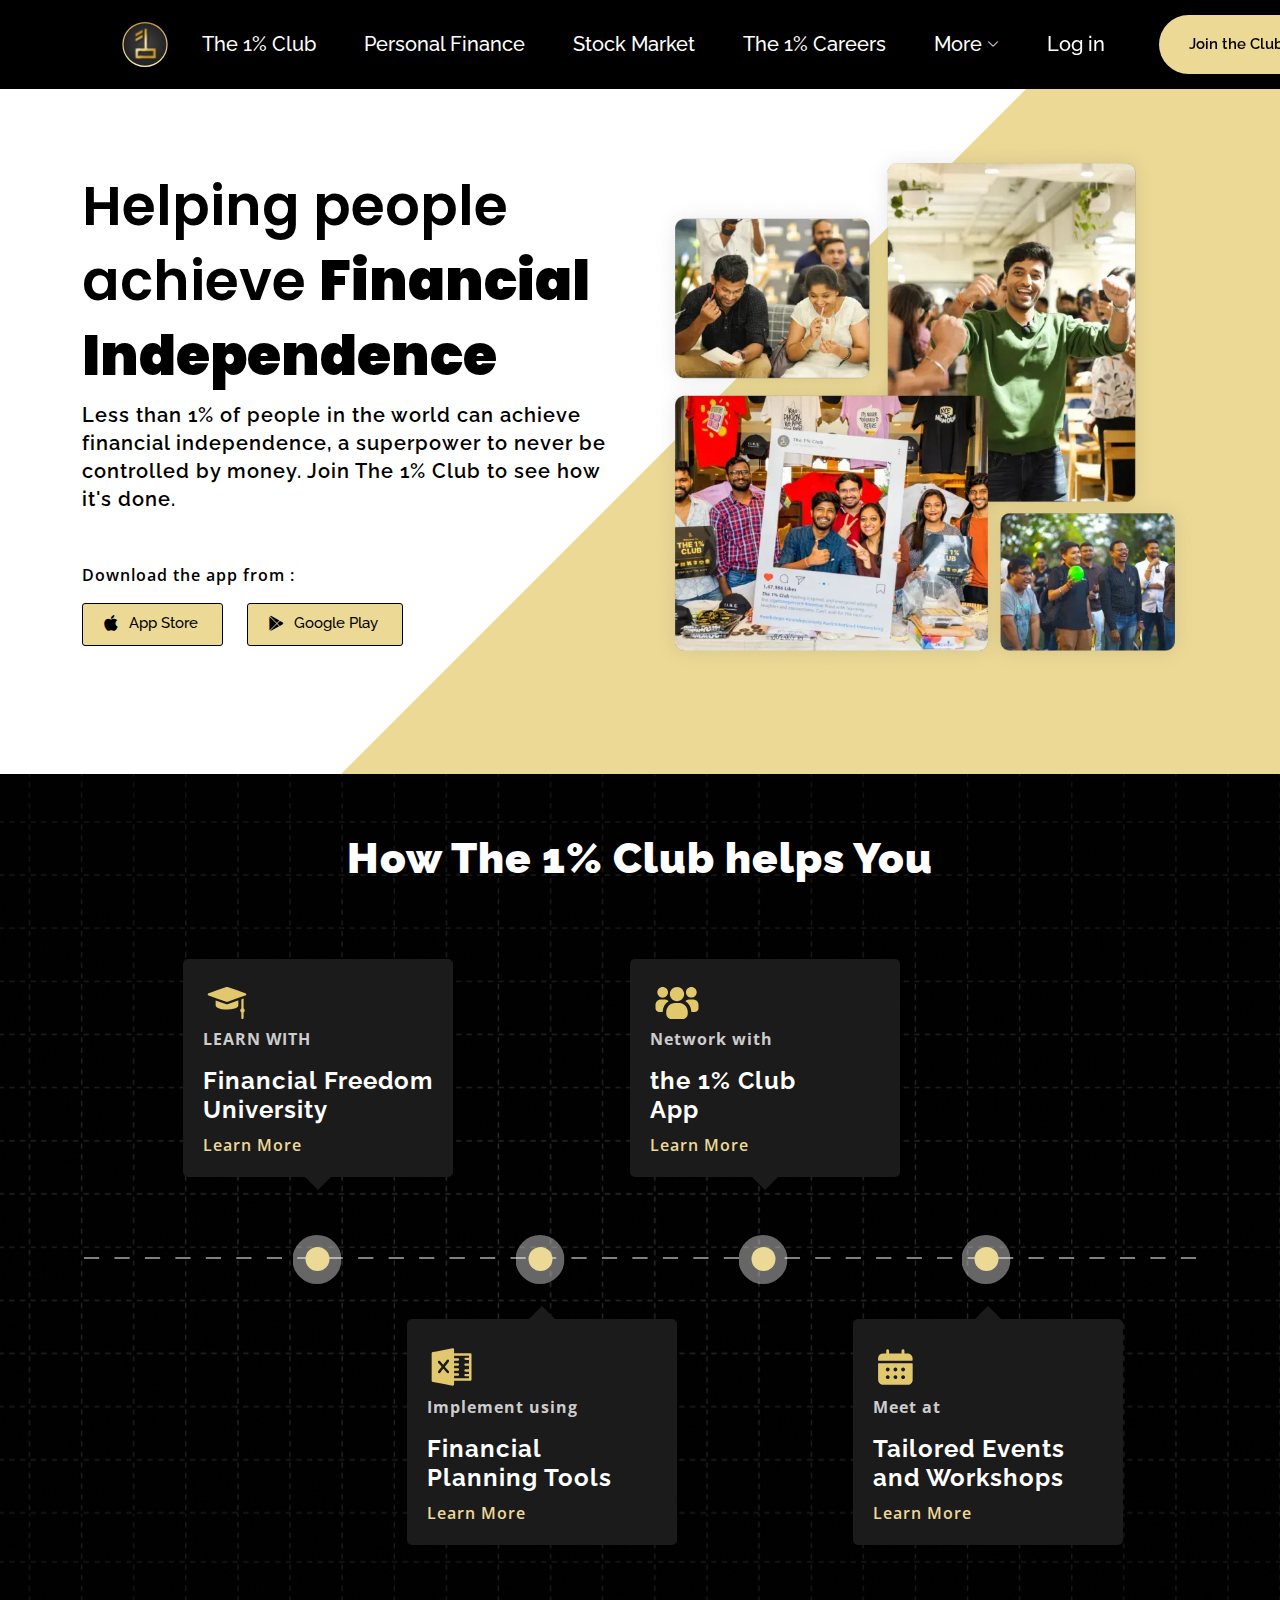
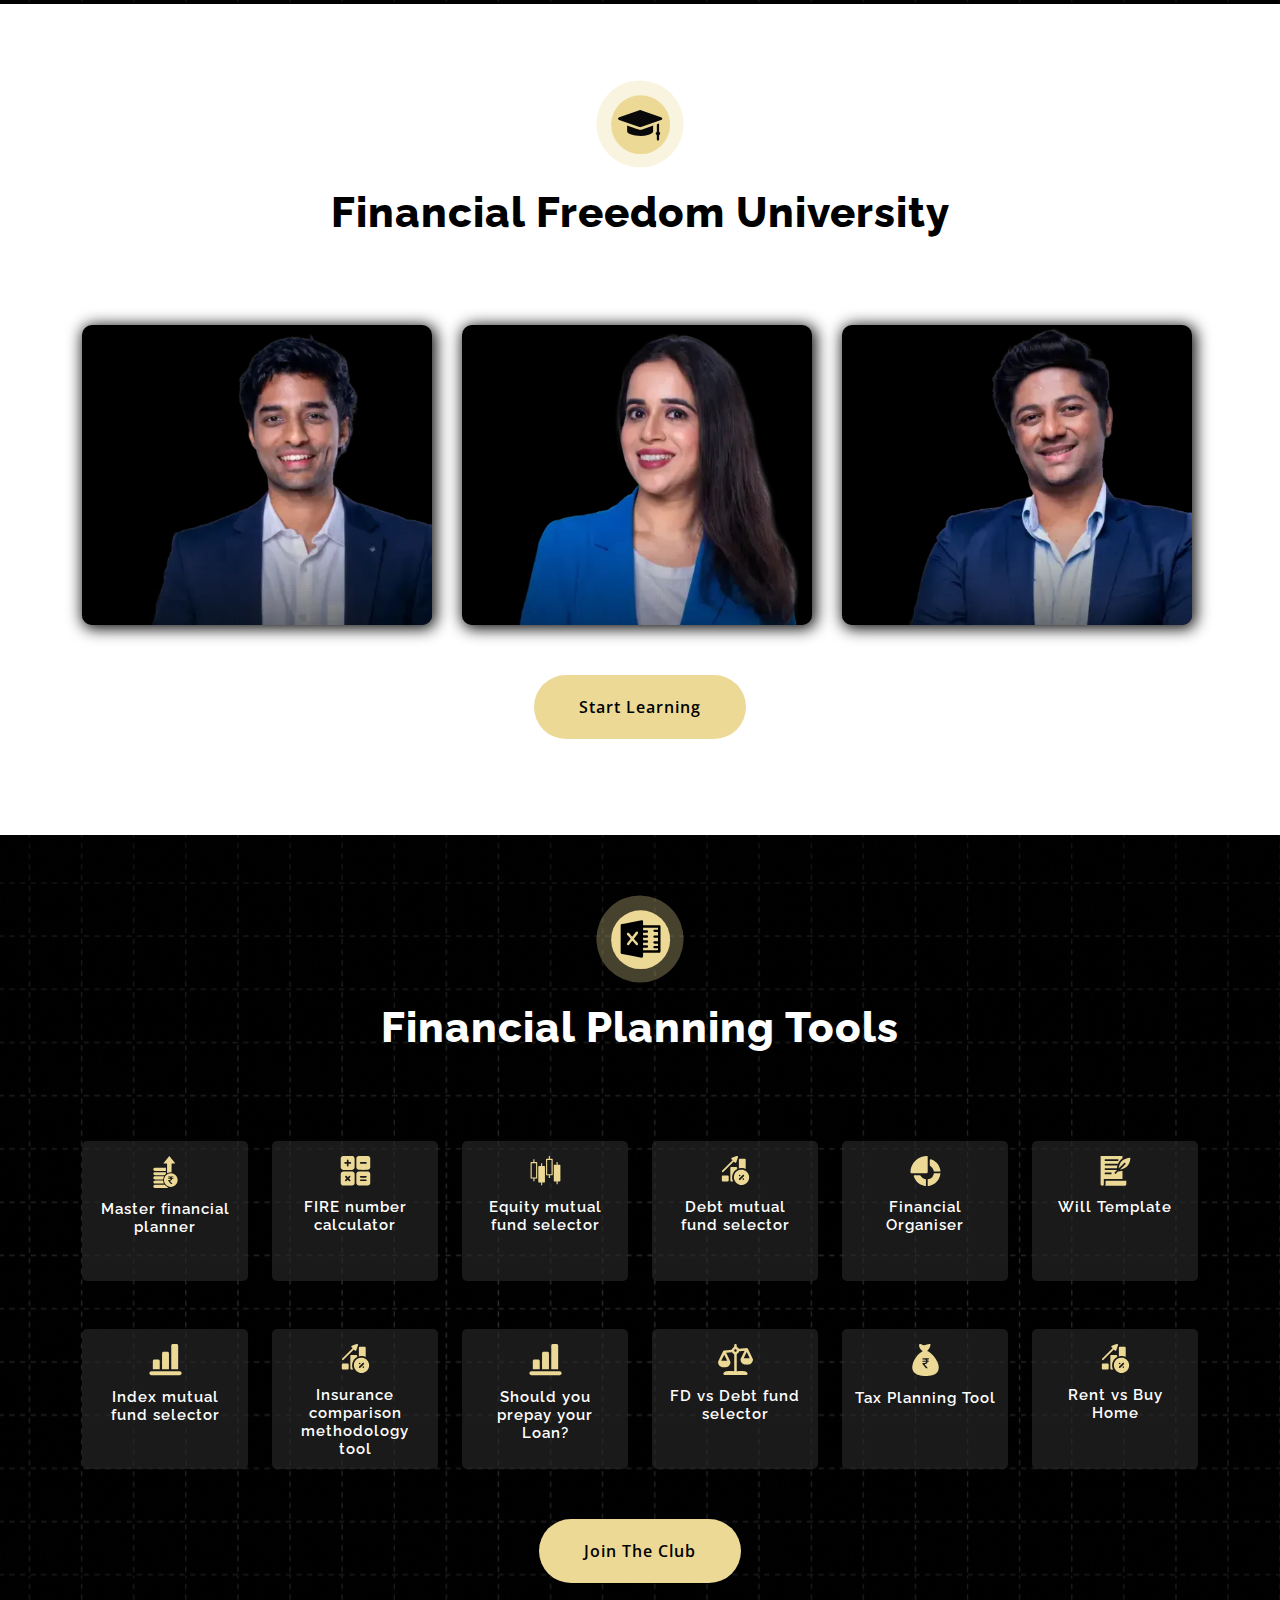
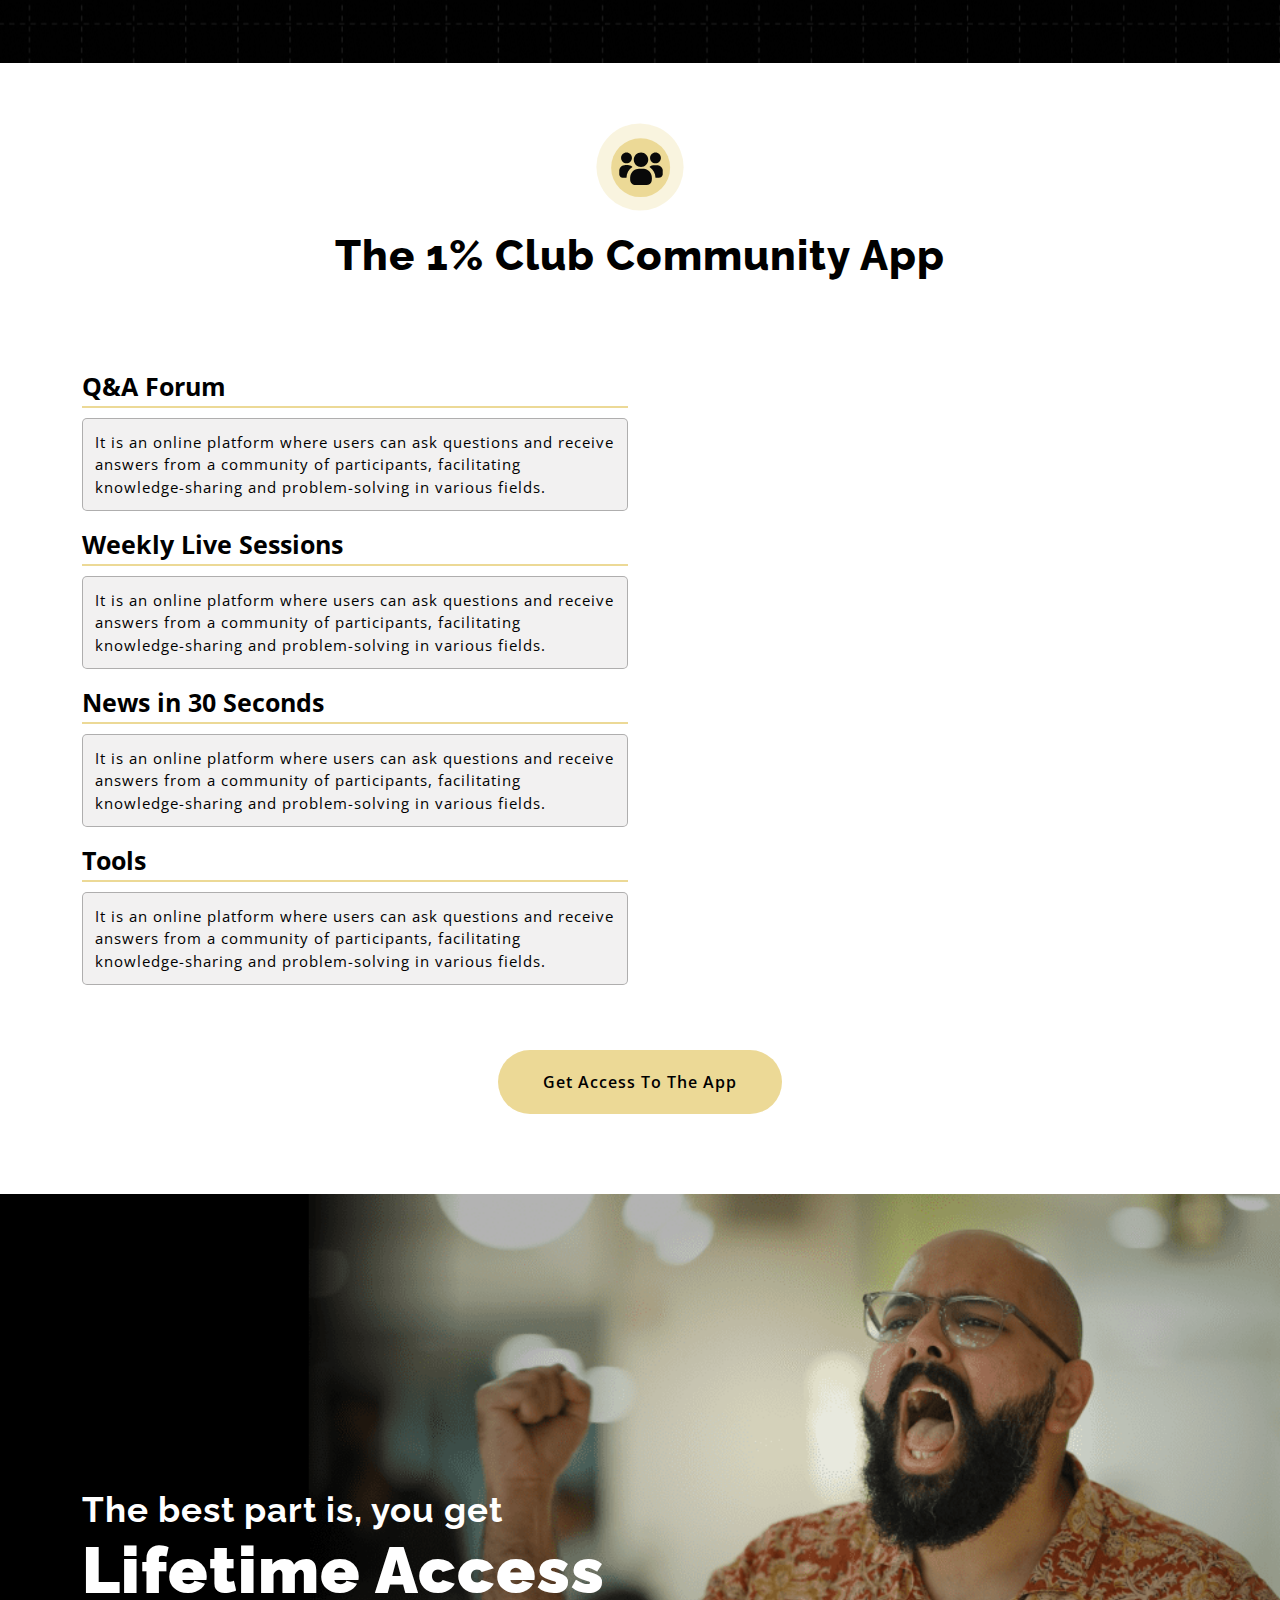
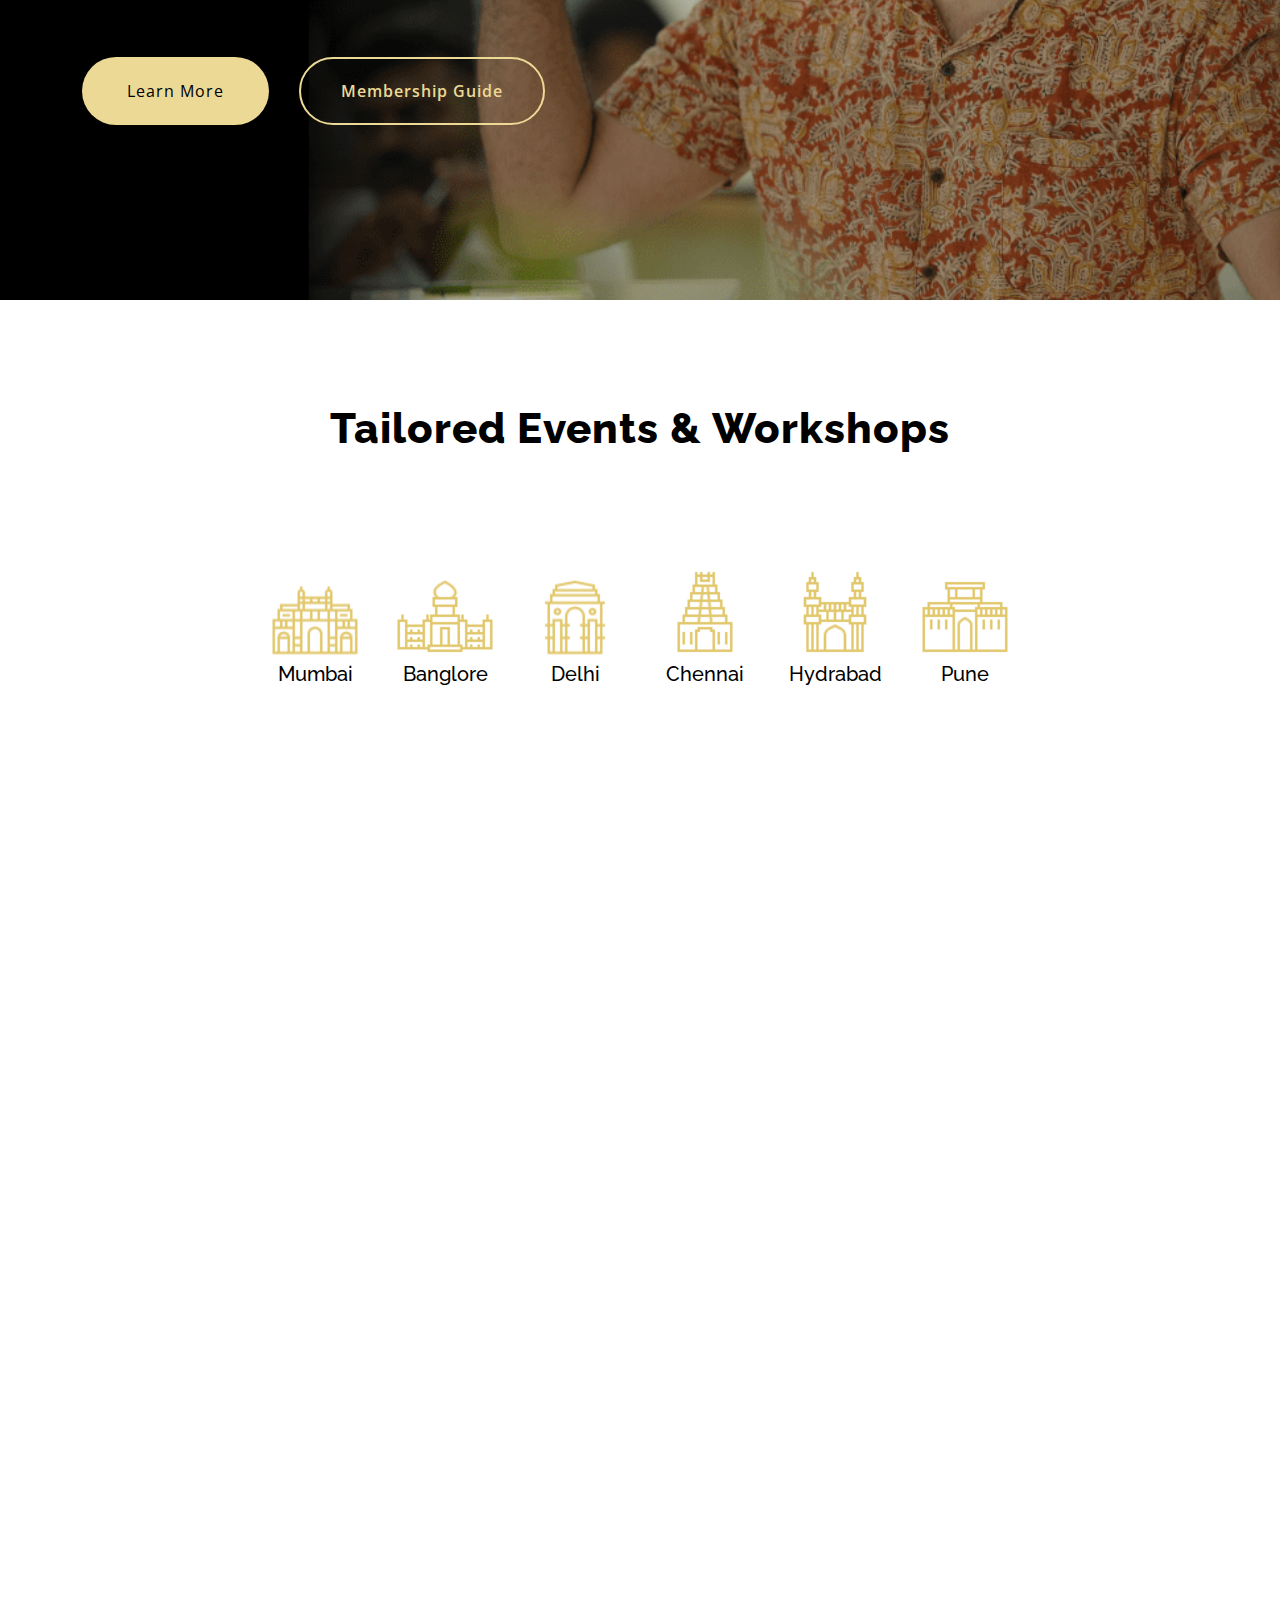
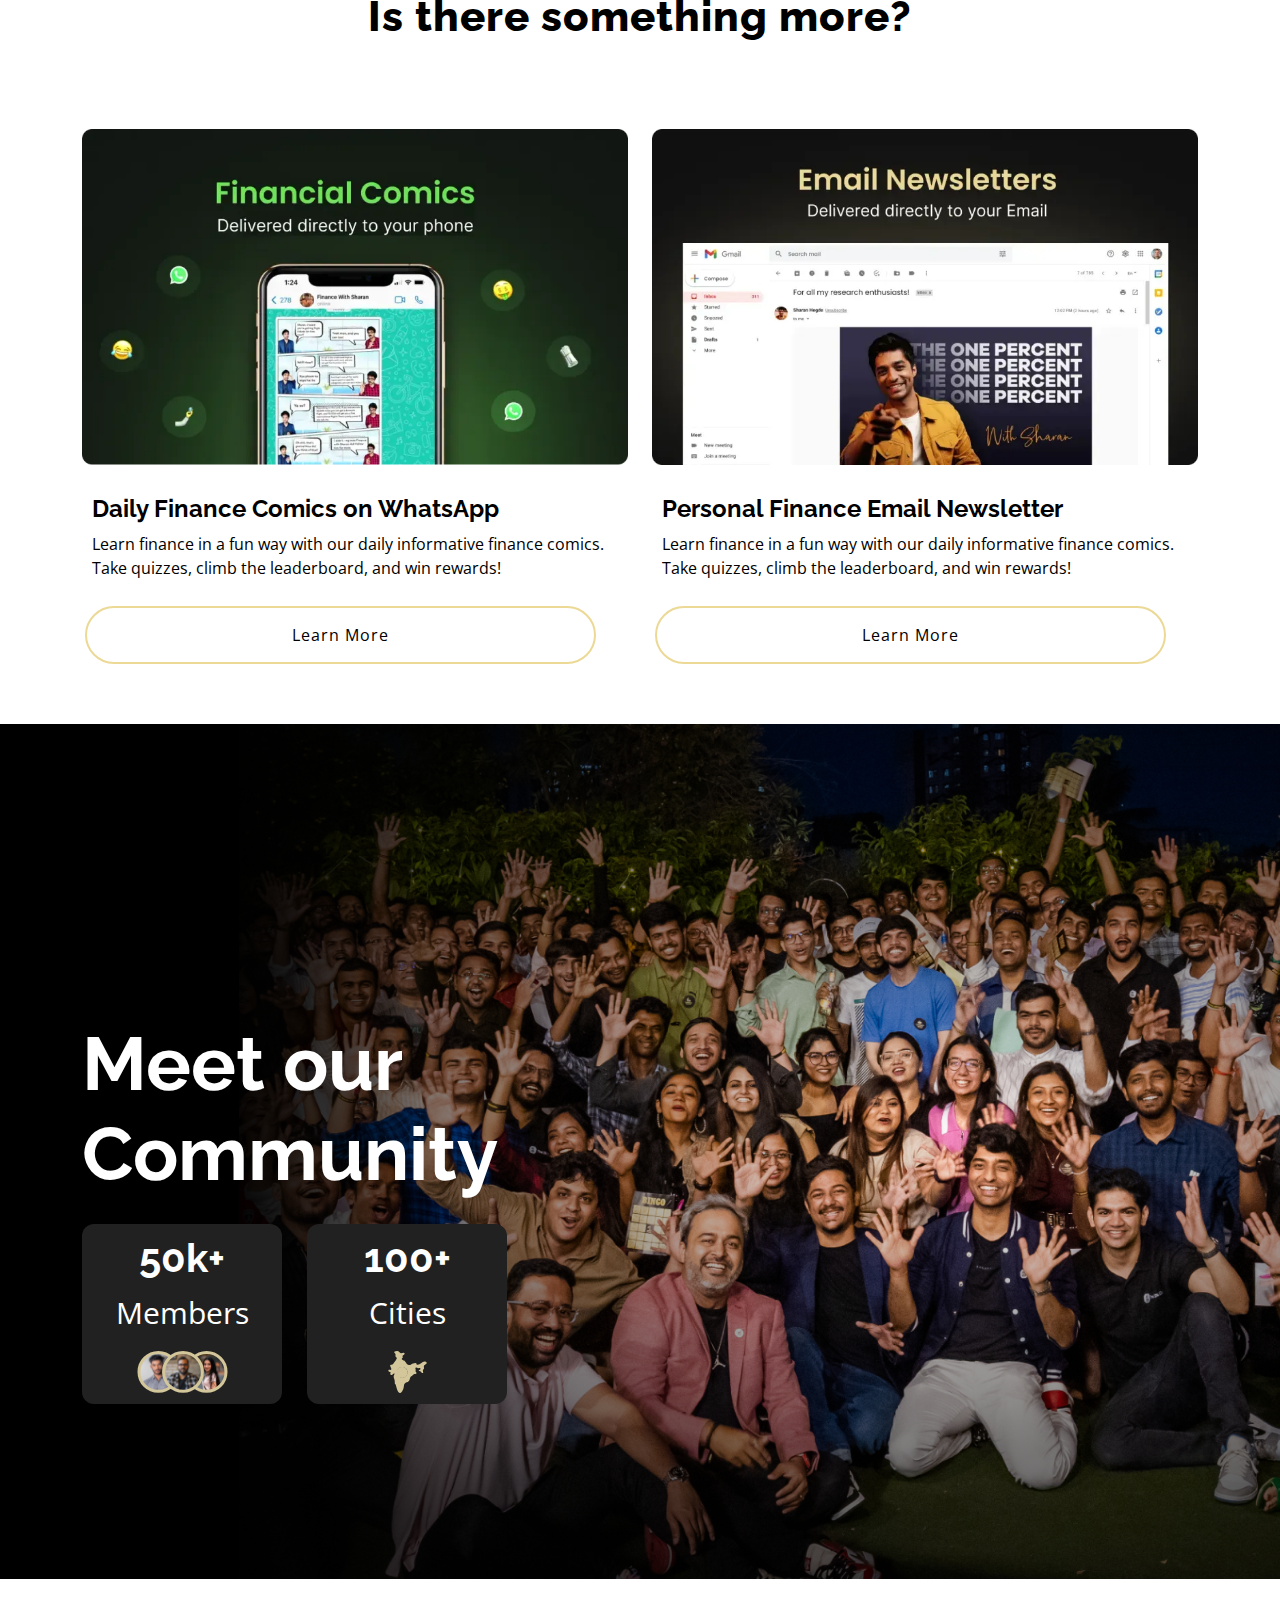
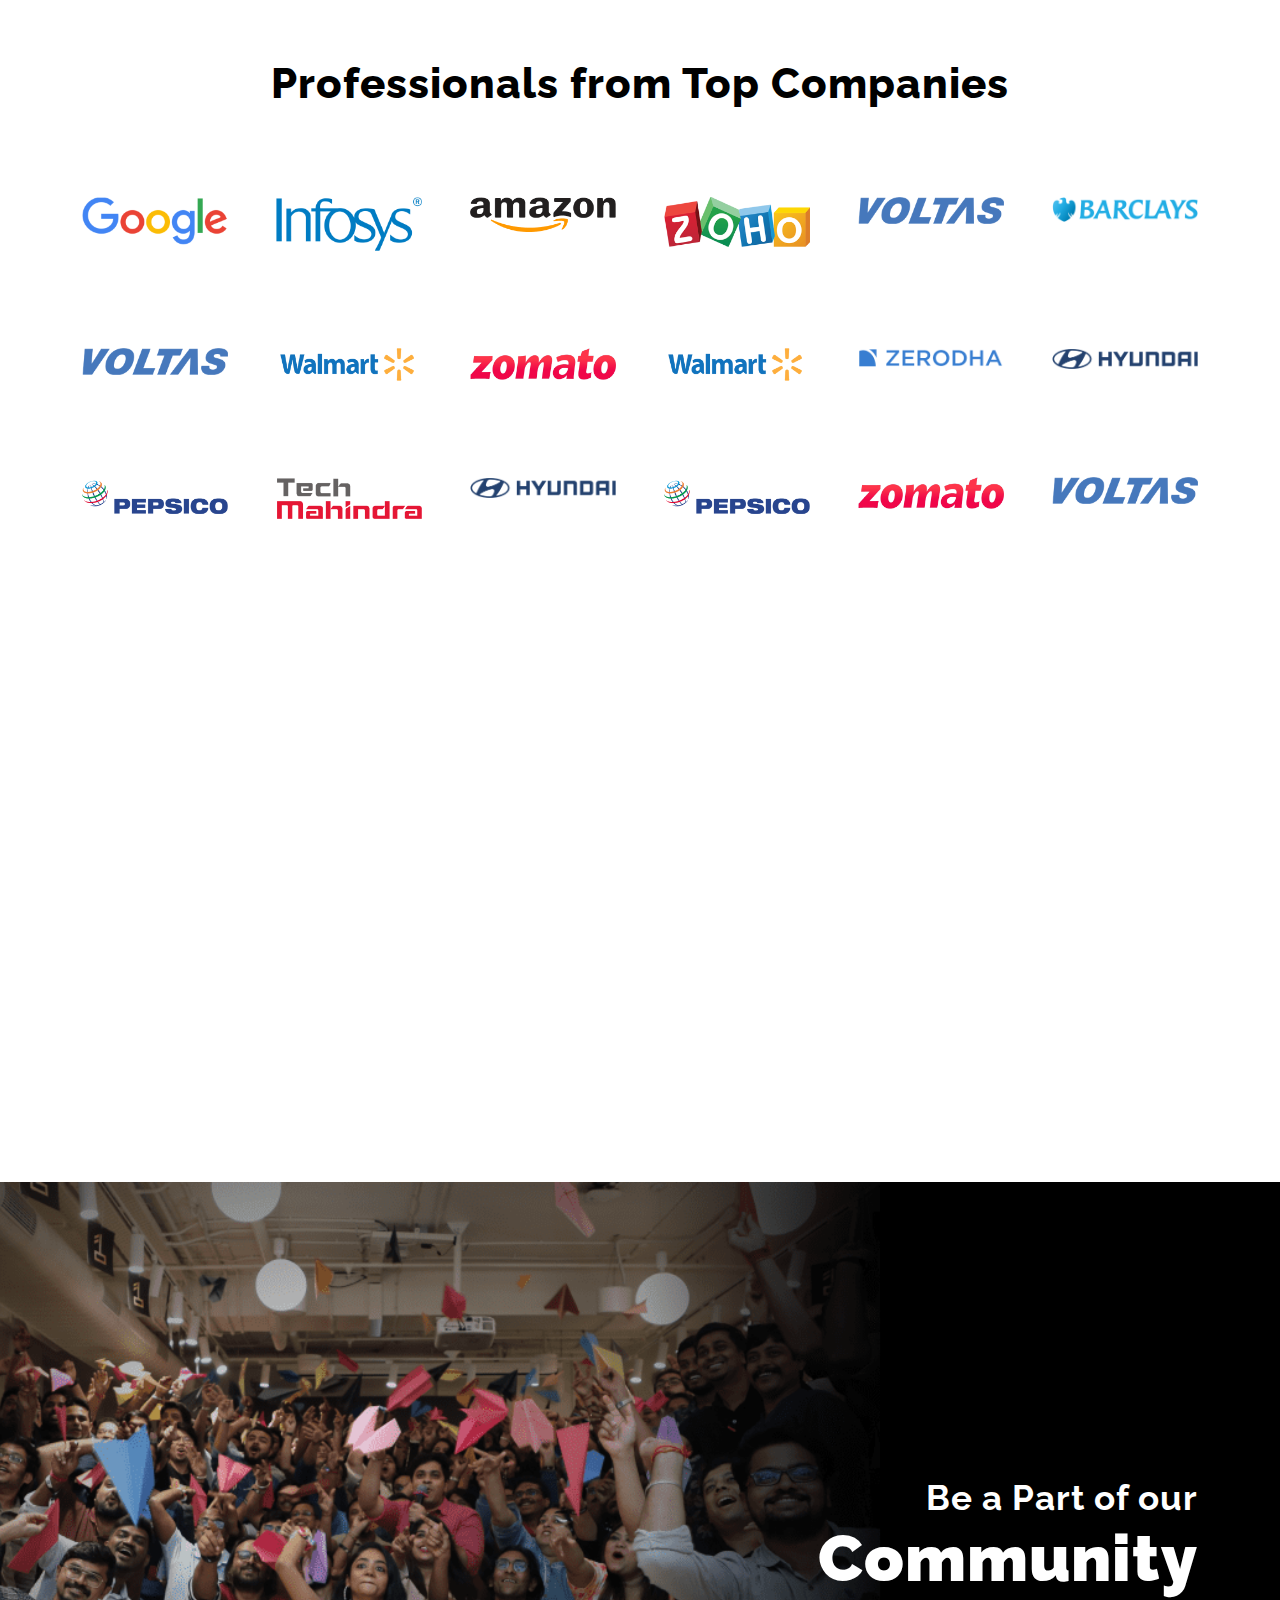
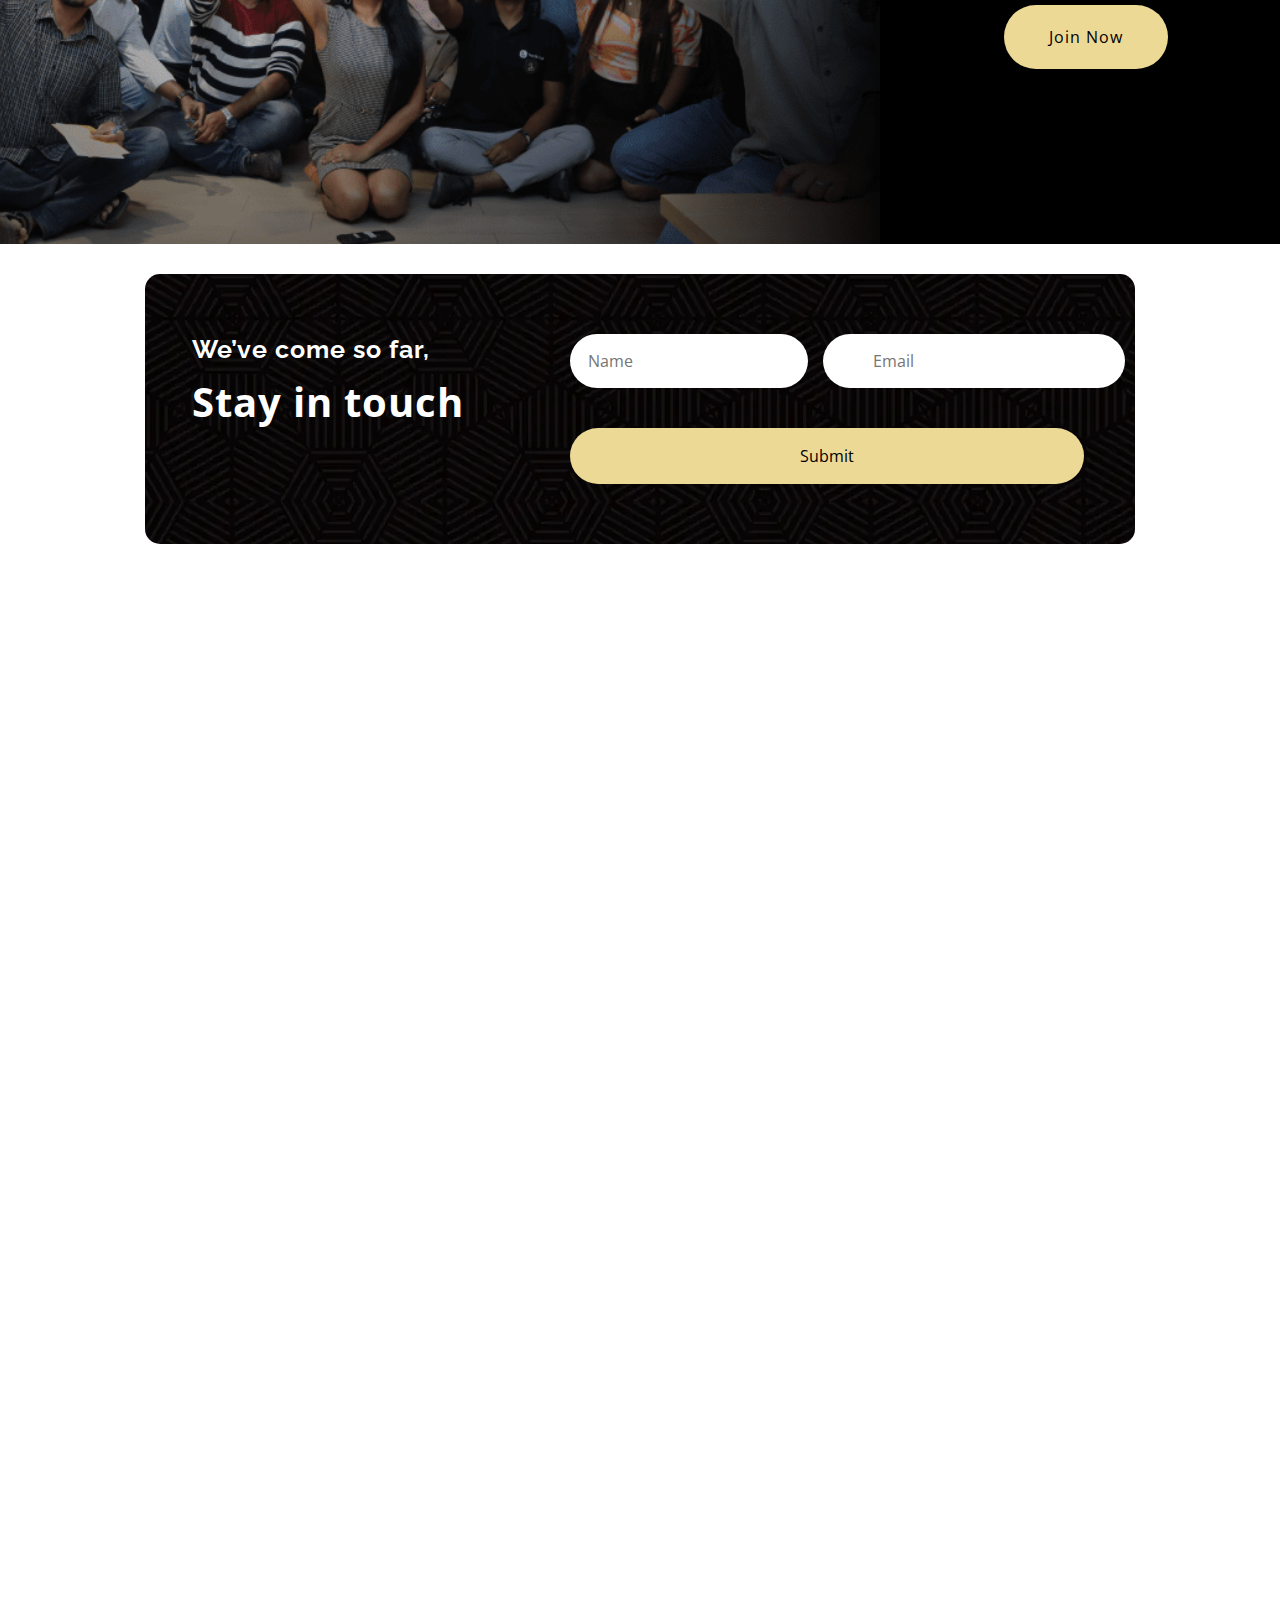
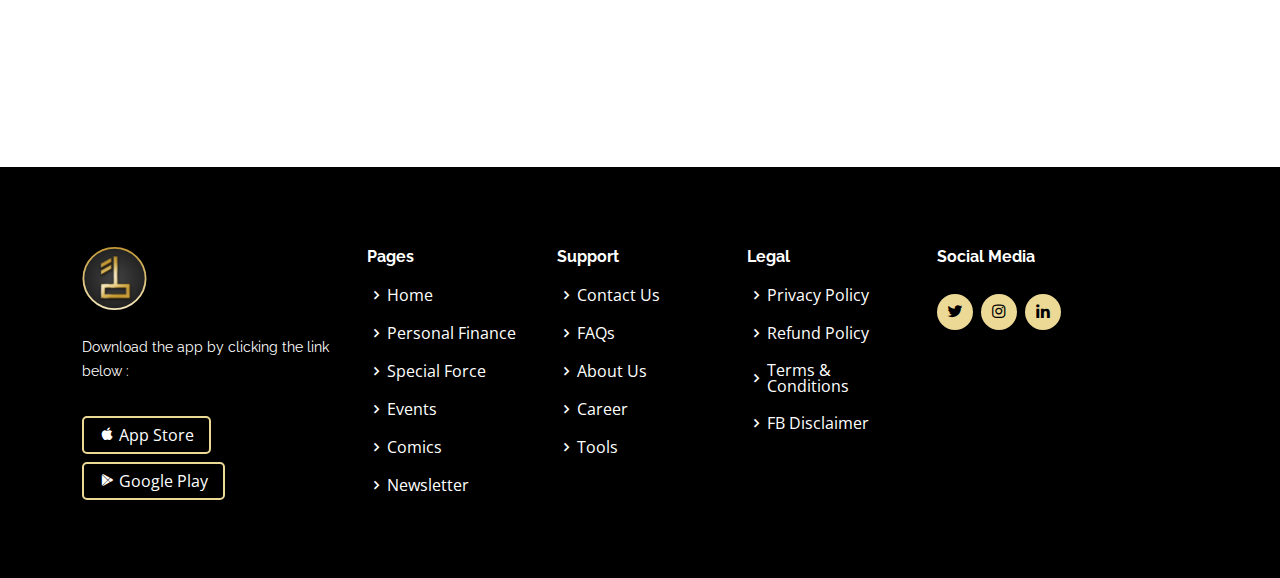
<file: index.html>
<!DOCTYPE html>
<html lang="en">

<head>
    <meta charset="utf-8">
    <meta content="width=device-width, initial-scale=1.0" name="viewport">

    <title>1% Club</title>
    <meta content="" name="description">
    <meta content="" name="keywords">

    <!-- Favicons -->
    <link href="assets/img/1% logo.svg" rel="icon">
    <link href="assets/img/apple-touch-icon.png" rel="apple-touch-icon">

    <!-- Google Fonts -->
    <link
        href="https://fonts.googleapis.com/css?family=Open+Sans:300,300i,400,400i,600,600i,700,700i|Raleway:300,300i,400,400i,500,500i,600,600i,700,700i|Poppins:300,300i,400,400i,500,500i,600,600i,700,700i"
        rel="stylesheet">

    <!-- Vendor CSS Files -->
    <link href="assets/vendor/aos/aos.css" rel="stylesheet">
    <link href="assets/vendor/bootstrap/css/bootstrap.min.css" rel="stylesheet">
    <link href="assets/vendor/bootstrap-icons/bootstrap-icons.css" rel="stylesheet">
    <link href="assets/vendor/boxicons/css/boxicons.min.css" rel="stylesheet">
    <link href="assets/vendor/glightbox/css/glightbox.min.css" rel="stylesheet">
    <link href="assets/vendor/swiper/swiper-bundle.min.css" rel="stylesheet">

    <!-- Template Main CSS File -->
    <link href="assets/css/style.css" rel="stylesheet">

</head>

<body>

    <!-- ======= Header ======= -->
    <header id="header" class="fixed-top">
        <div class="container d-flex align-items-center justify-content-between">

            <div class="logo">
                <!-- <h1><a href="index.html">1% Club</a></h1> -->
                <!-- Uncomment below if you prefer to use an image logo -->
                <a href=""><img src="assets/img/1% logo.svg" alt=""></a>
            </div>

            <nav id="navbar" class="navbar">
                <ul>
                    <li><a class="nav-link scrollto active" href="index.html">The 1% Club</a></li>
                    <li><a class="nav-link scrollto" href="PersonalFinance.html">Personal Finance</a></li>
                    <li><a class="nav-link scrollto" href="stockmarket.html">Stock Market</a></li>
                    <li><a class="nav-link scrollto" href="carrers.html">The 1% Careers</a></li>
                    <!-- <li><a class="nav-link scrollto" href="#faq">F.A.Q</a></li> -->
                    <li class="dropdown"><a href="#"><span>More</span> <i class="bi bi-chevron-down"></i></a>
                        <ul>
                            <li><a href="Events.html">Events</a></li>
                            <li><a href="Comics.html">Comics</a></li>
                            <li><a href="Newsletter.html">Newsletter</a></li>

                        </ul>
                    </li>
                    <li><a class="nav-link scrollto" href="login.html">Log in
                        </a></li>
                    <li><a class="getstarted scrollto" href="coursedetails.html">Join the Club</a></li>
                </ul>
                <i class="bi bi-list mobile-nav-toggle"></i>
            </nav><!-- .navbar -->

        </div>
    </header><!-- End Header -->

    <!-- ======= Hero Section ======= -->
    <section id="hero" class="d-flex align-items-center">
        <div class="container">
            <div class="row">
                <div class="col-lg-6 d-lg-flex flex-lg-column justify-content-center align-items-stretch pt-5 pt-lg-0 order-2 order-lg-1"
                    data-aos="fade-up">
                    <div>
                        <h1>Helping people achieve <strong>Financial Independence</strong></h1>
                        <h2>Less than 1% of people in the world can achieve financial
                            independence, a superpower to never be controlled by money.
                            Join The 1% Club to see how it's done.</h2>
                        <p class="app-pr-2">Download the app from :</p>
                        <a href="#" class="download-btn"><i class="bx bxl-apple"></i> App Store</a>
                        <a href="#" class="download-btn"><i class="bx bxl-play-store"></i> Google Play</a>
                    </div>
                </div>
                <div class="col-lg-6 d-lg-flex flex-lg-column align-items-stretch order-1 order-lg-2 hero-img"
                    data-aos="fade-up">
                    <img src="assets/img/TheOnepercentClubHomepage_BannerImage-p-800.png" class="" alt="">
                </div>
            </div>
        </div>
    </section><!-- End Hero -->

    <main id="main">
        <!-- ======= Timeline Section  Start======= -->
        <section class="timeline-wrapper">
            <h2>How The 1% Club helps You</h2>
            <div class="container">
                <div class="row">
                    <div class="col-md-12 col-sm-12 col-xs-12">
                        <div class="main-timeline-section">
                            <div class="conference-center-line">
                                <img src="assets/img/centerline_Vector 39.svg" alt="">
                            </div>
                            <div class="conference-timeline-content">
                                <div class="timeline-article timeline-article-top">
                                    <div class="meta-date">
                                        <img src="assets/img/dot_Group.svg" alt="">
                                    </div>
                                    <div class="content-box">
                                        <img class="content-box-img" src="assets/img/calender_Frame-1.svg" alt="">
                                        <p>Meet at
                                        </p>
                                        <h4>Tailored Events and Workshops</h4>
                                        <a class="content-box-anchor" href="#">Learn More</a>
                                    </div>
                                </div>

                                <div class="timeline-article timeline-article-bottom">
                                    <div class="meta-date">
                                        <img src="assets/img/dot_Group.svg" alt="">
                                    </div>
                                    <div class="content-box">
                                        <img class="content-box-img" src="assets/img/peope_Frame-1.svg" alt="">
                                        <p>Network with
                                        </p>
                                        <h4>the 1% Club <br> App</h4>
                                        <a class="content-box-anchor" href="#">Learn More</a>
                                    </div>
                                </div>
                                <div class="timeline-article timeline-article-top">
                                    <div class="meta-date">
                                        <img src="assets/img/dot_Group.svg" alt="">
                                    </div>
                                    <div class="content-box">
                                        <img class="content-box-img" src="assets/img/financial_Frame.svg" alt="">
                                        <p>Implement using
                                        </p>
                                        <h4>Financial Planning Tools</h4>
                                        <a class="content-box-anchor" href="#">Learn More</a>
                                    </div>
                                </div>

                                <div class="timeline-article timeline-article-bottom">
                                    <div class="meta-date">
                                        <img src="assets/img/dot_Group.svg" alt="">
                                    </div>
                                    <div class="content-box">

                                        <img class="content-box-img" src="assets/img/university_Frame .svg" alt="">
                                        <p>LEARN WITH
                                        </p>
                                        <h4>Financial Freedom University</h4>
                                        <a class="content-box-anchor" href="#">Learn More</a>
                                    </div>
                                </div>
                            </div>
                        </div>
                    </div>
                </div>
            </div>
        </section>
        <!-- ======= Timeline Section  End ======= -->

        <!-- ======= Academy Section  Start======= -->
        <section class="academy">
            <div class="section-heading center">
                <img src="assets/img/Group_icon1.svg" loading="lazy" alt="Section Icon" class="section-icon">
                <h2 class="section-heading-text">Financial Freedom University</h2>
                <p data-aos="fade-up" class="section-heading-pr aos-init">You get access to 12+ hours of high
                    quality learning modules, live sessions with top creators.</p>
            </div>
            <div class="container">
                <div class="row">
                    <div class="col-lg-4 col-12">
                        <div class="block">
                            <img src="assets/img/dp 1 (2)-p-500.png" alt="">
                            <div class="overlay"></div>
                            <div class="block--text">
                                <div class="text--head">Personal Finance
                                    Mastery</div>
                                <div class="text--quote"><a href="#">6 Modules</a> </div>
                                <div class="btn-academy"><a href="#">Learn more </a></div>
                                <div class="text--person">Sharan Hegde <br><strong>4M+</strong> followers</div>
                            </div>
                        </div>
                    </div>
                    <div class="col-lg-4 col-12">
                        <div class="block">
                            <img src="assets/img/dp 1 (1)-p-500.png" alt="">
                            <div class="overlay"></div>
                            <div class="block--text">
                                <div class="text--head">Tax Planning
                                    <br>Strategy
                                </div>
                                <div class="text--quote"><a href="#">8 Modules</a> </div>
                                <div class="btn-academy"><a href="#">Learn more </a></div>
                                <div class="text--person">CA Rishita Motwani <br><strong>10k +</strong> followers</div>
                            </div>
                        </div>
                    </div>
                    <div class="col-lg-4 col-12">
                        <div class="block">
                            <img src="assets/img/dp 1-p-500.png" alt="">
                            <div class="overlay"></div>
                            <div class="block--text">
                                <div class="text--head">Stock Market
                                    <br>Wizardry
                                </div>
                                <div class="text--quote"><a href="#">6 Modules</a></div>
                                <div class="btn-academy"><a href="#">Learn more</a>
                                </div>
                                <div class="text--person">Shashank Udupa <br> <strong>500K+</strong> followers</div>
                            </div>
                        </div>
                    </div>
                </div>
                <button class="academy-footer">Start Learning</button>
            </div>
        </section>
        <!-- ======= Academy Section  End ======= -->

        <!-- =======Planing-tools Section  Start ======= -->
        <section class="planing-tools">
            <div class="section-heading center">
                <img src="assets/img/Group_icon2.svg" loading="lazy" alt="Section Icon" class="section-icon">
                <h2 class="section-heading-text">Financial Planning Tools</h2>
                <p data-aos="fade-up" class="section-heading-pr aos-init">Customise your path to financial freedom by
                    using proprietary financial planning tools.</p>
            </div>
            <div class="container">
                <div class="row gy-5">
                    <div class="col-lg-2">
                        <div class="c-icon-content">
                            <img class="tools-icon" src="assets/img/Group 11.svg" alt="">
                            <h4 class="tools-subheading">Master financial planner</h4>
                        </div>
                    </div>
                    <div class="col-lg-2">
                        <div class="c-icon-content">
                            <img class="tools-icon" src="assets/img/Group 12.svg" alt="">
                            <h4 class="tools-subheading">FIRE number calculator</h4>
                        </div>
                    </div>
                    <div class="col-lg-2">
                        <div class="c-icon-content">
                            <img class="tools-icon" src="assets/img/Group_13.svg" alt="">
                            <h4 class="tools-subheading">Equity mutual fund selector</h4>
                        </div>
                    </div>
                    <div class="col-lg-2">
                        <div class="c-icon-content">
                            <img class="tools-icon" src="assets/img/Group_14.svg" alt="">
                            <h4 class="tools-subheading">Debt mutual fund selector</h4>
                        </div>
                    </div>
                    <div class="col-lg-2">
                        <div class="c-icon-content">
                            <img class="tools-icon" src="assets/img/Group_15.svg" alt="">
                            <h4 class="tools-subheading">Financial Organiser</h4>
                        </div>
                    </div>
                    <div class="col-lg-2">
                        <div class="c-icon-content">
                            <img class="tools-icon" src="assets/img/Group_16.svg" alt="">
                            <h4 class="tools-subheading">Will Template</h4>
                        </div>
                    </div>
                    <div class="col-lg-2">
                        <div class="c-icon-content">
                            <img class="tools-icon" src="assets/img/Group_17.svg" alt="">
                            <h4 class="tools-subheading">Index mutual fund selector</h4>
                        </div>
                    </div>
                    <div class="col-lg-2">
                        <div class="c-icon-content">
                            <img class="tools-icon" src="assets/img/Group_19.svg" alt="">
                            <h4 class="tools-subheading">Insurance comparison methodology tool</h4>
                        </div>
                    </div>
                    <div class="col-lg-2">
                        <div class="c-icon-content">
                            <img class="tools-icon" src="assets/img/Group_17.svg" alt="">
                            <h4 class="tools-subheading">Should you prepay your Loan?</h4>
                        </div>
                    </div>
                    <div class="col-lg-2">
                        <div class="c-icon-content">
                            <img class="tools-icon" src="assets/img/Vector_18.svg" alt="">
                            <h4 class="tools-subheading">FD vs Debt fund selector</h4>
                        </div>
                    </div>
                    <div class="col-lg-2">
                        <div class="c-icon-content">
                            <img class="tools-icon" src="assets/img/Subtract_21.svg" alt="">
                            <h4 class="tools-subheading">Tax Planning Tool</h4>
                        </div>
                    </div>
                    <div class="col-lg-2">
                        <div class="c-icon-content">
                            <img class="tools-icon" src="assets/img/Group_14.svg" alt="">
                            <h4 class="tools-subheading">Rent vs Buy Home</h4>
                        </div>
                    </div>
                </div>
                <button class="academy-footer">Join The Club</button>
            </div>
        </section>
        <!-- =======Planing-tools Section  End ======= -->

        <!-- ======= Community-app Section Start ======= -->
        <section class="Community-app">
            <div class="section-heading center">
                <img src="assets/img/Group_communityicon.svg" loading="lazy" alt="Section Icon" class="section-icon">
                <h2 class="section-heading-text">The 1% Club Community App</h2>
                <p data-aos="fade-up" class="section-heading-pr aos-init">Join a thriving community of like-minded
                    individuals. Learn, grow and connect
                    on a daily basis.</p>
            </div>
            <div class="container">
                <div class="row">
                    <div class="col-lg-6">
                        <div class="tab">
                            <a href="#">Q&A Forum</a>
                            <div class="link">

                                <p>It is an online platform where users can ask questions and receive answers from a
                                    community of participants, facilitating knowledge-sharing and problem-solving in
                                    various fields.</p>
                            </div>
                            <a href="#">Weekly Live Sessions</a>

                            <div class="link">

                                <p>It is an online platform where users can ask questions and receive answers from a
                                    community of participants, facilitating knowledge-sharing and problem-solving in
                                    various fields.</p>
                            </div>
                            <a href="#">News in 30 Seconds</a>
                            <div class="link">

                                <p>It is an online platform where users can ask questions and receive answers from a
                                    community of participants, facilitating knowledge-sharing and problem-solving in
                                    various fields.</p>
                            </div>
                            <a href="#">Tools</a>
                            <div class="link">

                                <p>It is an online platform where users can ask questions and receive answers from a
                                    community of participants, facilitating knowledge-sharing and problem-solving in
                                    various fields.</p>
                            </div>
                        </div>
                    </div>

                    <div class="col-lg-6">
                        <div class="testimonials-slider swiper" data-aos="fade-up" data-aos-delay="100"
                            navigation="true">
                            <div class="swiper-wrapper">
                                <div class="swiper-slide">
                                    <div class="testimonial-item ">
                                        <img src="assets/img/iphone13.png" class="testimonial-img" alt="">
                                    </div>
                                </div>

                                <div class="swiper-slide">
                                    <div class="testimonial-item">
                                        <img src="assets/img/iphone13.png" class="testimonial-img" alt="">
                                    </div>
                                </div>

                                <div class="swiper-slide">
                                    <div class="testimonial-item">
                                        <img src="assets/img/iphone13.png" class="testimonial-img" alt="">
                                    </div>
                                </div>

                                <div class="swiper-slide">
                                    <div class="testimonial-item">
                                        <img src="assets/img/iphone13.png" class="testimonial-img" alt="">
                                    </div>
                                </div>
                            </div>
                            <div class="swiper-button-next"></div>
                            <div class="swiper-button-prev"></div>
                        </div>
                    </div>
                </div>
                <button class="academy-footer">Get Access To The App</button>
            </div>
        </section>
        <!-- ======= Community-app Section Start ======= -->

        <!-- ======= Access Section Start ======= -->
        <section class="Lifetime-access">
            <div class="container">
                <div class="access-content">
                    <h4 class="access-heading">The best part is, you get
                        <br><strong><span class="heading-span">Lifetime Access</span></strong>
                    </h4>
                    <div class="access-btn d-flex">
                        <button class="access-left-btn">Learn More</button>
                        <button class="access-right-btn">Membership Guide</button>
                    </div>
                </div>
            </div>
        </section>
        <!-- ======= Access Section End ======= -->

        <!-- ======= Tailored Events  Section Start ======= -->

        <section class="Tailored-events">
            <div class="section-heading center">
                <img src="assets/img/Tailored_Events_Group-icon.svg" loading="lazy" alt="Section Icon"
                    class="section-icon">
                <h2 class="section-heading-text">Tailored Events & Workshops</h2>
                <p data-aos="fade-up" class="section-heading-pr aos-init">Grow your network with exceptional individuals
                    and have fun with finance and careers at our pan India meet-ups.</p>
            </div>
            <div class="events-cities d-flex align-items-center justify-content-center">
                <div class="cities-icon-content">
                    <img src="assets/img/mumbai_Group 1160444629.svg" alt="">
                    <h5>Mumbai</h5>
                </div>
                <div class="cities-icon-content">
                    <img src="assets/img/banglore_Group 1160444630.svg" alt="">
                    <h5>Banglore</h5>
                </div>
                <div class="cities-icon-content">
                    <img src="assets/img/delhi_Group 1160444633.svg" alt="">
                    <h5>Delhi</h5>
                </div>
                <div class="cities-icon-content">
                    <img src="assets/img/chennai_Group 1160444634.svg" alt="">
                    <h5>Chennai</h5>
                </div>
                <div class="cities-icon-content">
                    <img src="assets/img/hydrabad_Group 1160444631.svg" alt="">
                    <h5>Hydrabad</h5>
                </div>
                <div class="cities-icon-content">
                    <img src="assets/img/pune_Group 1160444632.svg" alt="">
                    <h5>Pune</h5>
                </div>
            </div>
            <div class="slider__wave w-embed">
                <svg version="1.1" id="Layer_1" xmlns="http://www.w3.org/2000/svg"
                    xmlns:xlink="http://www.w3.org/1999/xlink" x="0px" y="0px" viewBox="0 0 804 50.167"
                    enable-background="new 0 0 804 50.167" xml:space="preserve">
                    <path fill="#E9C6DD"
                        d="M804,0v16.671c0,0-204.974,33.496-401.995,33.496C204.974,50.167,0,16.671,0,16.671V0H804z">
                    </path>
                </svg>
            </div>

            <div class="container-fluid" data-aos="fade-up">
                <div class="gallery-slider swiper">
                    <div class="swiper-wrapper">
                        <div class="swiper-slide"><a href="assets/img/Rectangle 40170-p-500.webp"
                                class="gallery-lightbox" data-gall="gallery-carousel"><img
                                    src="assets/img/Rectangle 40170-p-500.webp" class="img-fluid" alt=""></a></div>
                        <div class="swiper-slide"><a href="assets/img/image 46-p-500.webp" class="gallery-lightbox"
                                data-gall="gallery-carousel"><img src="assets/img/image 46-p-500.webp" class="img-fluid"
                                    alt=""></a></div>
                        <div class="swiper-slide"><a href="assets/img/Rectangle 40161.png" class="gallery-lightbox"
                                data-gall="gallery-carousel"><img src="assets/img/Rectangle 40161.png" class="img-fluid"
                                    alt=""></a></div>
                        <div class="swiper-slide"><a href="assets/img/Rectangle 40154-p-500.webp"
                                class="gallery-lightbox" data-gall="gallery-carousel"><img
                                    src="assets/img/Rectangle 40154-p-500.webp" class="img-fluid" alt=""></a></div>
                        <div class="swiper-slide"><a href="assets/img/Rectangle 40161.png" class="gallery-lightbox"
                                data-gall="gallery-carousel"><img src="assets/img/Rectangle 40161.png" class="img-fluid"
                                    alt=""></a></div>
                        <div class="swiper-slide"><a href="assets/img/Rectangle 40154 (1)-p-500.webp"
                                class="gallery-lightbox" data-gall="gallery-carousel"><img
                                    src="assets/img/Rectangle 40154 (1)-p-500.webp" class="img-fluid" alt=""></a></div>
                    </div>
                    <div class="slider__wave is--bottom w-embed">
                        <svg version="1.1" id="Layer_1" xmlns="http://www.w3.org/2000/svg"
                            xmlns:xlink="http://www.w3.org/1999/xlink" x="0px" y="0px" viewBox="0 0 804 50.167"
                            enable-background="new 0 0 804 50.167" xml:space="preserve">
                            <path fill="#E9C6DD"
                                d="M804,0v16.671c0,0-204.974,33.496-401.995,33.496C204.974,50.167,0,16.671,0,16.671V0H804z">
                            </path>
                        </svg>
                    </div>

                    <div class="swiper-button-next"></div>
                    <div class="swiper-button-prev"></div>
                </div>
                <button class="academy-footer">Learn More</button>
            </div>
        </section>
        <!-- ======= Tailored Events Section End ======= -->

        <!-- ======= Something more Section Start ======= -->
        <section class="Something-more">
            <div class="section-heading center">
                <h2 class="section-heading-text">Is there something more?</h2>
                <p data-aos="fade-up" class="section-heading-pr aos-init">Yes of course, with The 1% Club membership you
                    also get access to our WhatsApp
                    Comic and Email Newsletter.</p>
            </div>
            <div class="container">
                <div class="row">
                    <div class="col-lg-6">
                        <div class="Something-more-content">
                            <img class="Something-more-img" src="assets/img/club_financial_comics-p-800.webp" alt="">
                            <div class="Something-more-heading">
                                <h3>Daily Finance Comics on WhatsApp</h3>
                                <p>Learn finance in a fun way with our daily informative finance comics. Take quizzes,
                                    climb
                                    the leaderboard, and win rewards!
                                </p>
                            </div>
                            <button class="access-left-btn">Learn More</button>
                        </div>
                    </div>

                    <div class="col-lg-6">
                        <div class="Something-more-content">
                            <img class="Something-more-img" src="assets/img/club_email_newsletters-p-800.webp" alt="">
                            <div class="Something-more-heading">
                                <h3>Personal Finance Email Newsletter</h3>
                                <p>Learn finance in a fun way with our daily informative finance comics. Take quizzes,
                                    climb
                                    the leaderboard, and win rewards!
                                </p>
                            </div>
                            <button class="access-left-btn">Learn More</button>
                        </div>
                    </div>
                </div>
            </div>
        </section>
        <!-- ======= Something more Section End ======= -->

        <!-- =======Meet-our-Community  Section Start ======= -->
        <section class="Meet-our-Community">
            <div class="container">
                <div class="meet-content">
                    <h4 class="meet-heading"><strong>Meet our
                            <br>Community</strong></h4>
                    <div class="s-card d-flex">
                        <div class="s-content">
                            <h5 class="s-heading"><strong>50k+</strong></h5>
                            <p class="s-para">Members</p>
                            <img src="assets/img/icon-joincommu_Group 41240.svg" alt="">
                        </div>
                        <div class="s-content">
                            <h5 class="s-heading"><strong>100+</strong></h5>
                            <p class="s-para">Cities</p>
                            <img src="assets/img/icon-joincommu1_Group 41240.svg" alt="">
                        </div>
                    </div>
                </div>
            </div>
        </section>
        <!-- =======Meet-our-Community Section End ======= -->

        <!-- ======= Top Companies Section Start ======= -->
        <section class="top-companies">
            <div class="section-heading center">
                <h2 class="section-heading-text">Professionals from Top Companies</h2>
            </div>
            <div class="container">
                <div class="row gy-3 gx-5">
                    <div class="col-lg-2">
                        <img class="company-img" src="assets/img/google png 1.png" alt="">
                    </div>
                    <div class="col-lg-2">
                        <img class="company-img" src="assets/img/infosys-nyn-tagline-png 1.png" alt="">
                    </div>
                    <div class="col-lg-2">
                        <img class="company-img" src="assets/img/Amazon_logo 1.png" alt="">
                    </div>
                    <div class="col-lg-2">
                        <img class="company-img" src="assets/img/Zoho-logo 1.png" alt="">
                    </div>
                    <div class="col-lg-2">
                        <img class="company-img" src="assets/img/Voltas-Logo-PNG 1.png" alt="">
                    </div>
                    <div class="col-lg-2">
                        <img class="company-img" src="assets/img/barcryls_1.png" alt="">
                    </div>
                    <div class="col-lg-2">
                        <img class="company-img" src="assets/img/Voltas-Logo-PNG 1.png" alt="">
                    </div>
                    <div class="col-lg-2">
                        <img class="company-img" src="assets/img/Walmart-Logo-PNG-Transparent.png" alt="">
                    </div>
                    <div class="col-lg-2">
                        <img class="company-img" src="assets/img/Zomato_company_logo 1.png" alt="">
                    </div>
                    <div class="col-lg-2">
                        <img class="company-img" src="assets/img/Walmart-Logo-PNG-Transparent.png" alt="">
                    </div>
                    <div class="col-lg-2">
                        <img class="company-img" src="assets/img/Logo_di_Zerodha 1.png" alt="">
                    </div>
                    <div class="col-lg-2">
                        <img class="company-img" src="assets/img/Hyundai-Logo-Vector-PNG 1.png" alt="">
                    </div>
                    <div class="col-lg-2">
                        <img class="company-img" src="assets/img/PepsiCo_logo.png" alt="">
                    </div>
                    <div class="col-lg-2">
                        <img class="company-img" src="assets/img/Tech_Mahindra_New_Logo 1.png" alt="">
                    </div>
                    <div class="col-lg-2">
                        <img class="company-img" src="assets/img/Hyundai-Logo-Vector-PNG 1.png" alt="">
                    </div>
                    <div class="col-lg-2">
                        <img class="company-img" src="assets/img/PepsiCo_logo.png" alt="">
                    </div>
                    <div class="col-lg-2">
                        <img class="company-img" src="assets/img/Zomato_company_logo 1.png" alt="">
                    </div>
                    <div class="col-lg-2">
                        <img class="company-img" src="assets/img/Voltas-Logo-PNG 1.png" alt="">
                    </div>
                </div>
            </div>
        </section>

        <!-- ======= Top Companies Section End ======= -->

        <!-- ======= Linkdin letter Section ======= -->
        <section id="testimonials" class="testimonials">
            <div class="container" data-aos="fade-up">

                <div class="section-title">
                    <h2>LinkedIn Love Letters</h2>
                </div>

                <div class="linkdin-slider swiper" data-aos="fade-up" data-aos-delay="100">
                    <div class="swiper-wrapper">

                        <div class="swiper-slide">
                            <div class="testimonial-item">
                                <img src="assets/img/testimonials/VSMY.png" class="testimonial-img" alt="">
                                <h3>Manu Sardesai</h3>
                                <h4>Graduate Engineer Trainee</h4>
                                <p>
                                    <i class="bx bxs-quote-alt-left quote-icon-left"></i>
                                    I liked the way how the Excel sheets were prepared and customized for individual use
                                    and thought it would surely help in the long run.
                                    <i class="bx bxs-quote-alt-right quote-icon-right"></i>
                                </p>
                            </div>
                        </div>

                        <div class="swiper-slide">
                            <div class="testimonial-item">
                                <img src="assets/img/testimonials/unsplash_Zz5LQe-VSMY (1).png" class="testimonial-img"
                                    alt="">
                                <h3>Ravi C. Koppuravuri</h3>
                                <h4>Director, TPM</h4>
                                <p>
                                    <i class="bx bxs-quote-alt-left quote-icon-left"></i>
                                    Simple yet effective way of telling. Not preachy but eye opening.
                                    <i class="bx bxs-quote-alt-right quote-icon-right"></i>
                                </p>
                            </div>
                        </div>

                        <div class="swiper-slide">
                            <div class="testimonial-item">
                                <img src="assets/img/testimonials/unsplash_5-VSMY.png" class="testimonial-img" alt="">
                                <h3>Davabalan L</h3>
                                <h4>Software Development Engineer</h4>
                                <p>
                                    <i class="bx bxs-quote-alt-left quote-icon-left"></i>
                                    I initially didn't know it was this big a community and the community was really
                                    active. I keep getting to know about miscellaneous things in finance and in india.
                                    <i class="bx bxs-quote-alt-right quote-icon-right"></i>
                                </p>
                            </div>
                        </div>

                        <div class="swiper-slide">
                            <div class="testimonial-item">
                                <img src="assets/img/testimonials/unsplash_Z5LQ-MY4.png" class="testimonial-img" alt="">
                                <h3>Suchitha R</h3>
                                <h4>Network engineer</h4>
                                <p>
                                    <i class="bx bxs-quote-alt-left quote-icon-left"></i>
                                    During the masterclass, Sharan challenged us to think about the myths we have heard
                                    about finance over the years. We were shown untrue myths. There was something about
                                    it that appealed to me, and I was eager to take the course right away.
                                    <i class="bx bxs-quote-alt-right quote-icon-right"></i>
                                </p>
                            </div>
                        </div>

                        <div class="swiper-slide">
                            <div class="testimonial-item">
                                <img src="assets/img/testimonials/unsplash_Zz5LQe-(3).png" class="testimonial-img"
                                    alt="">
                                <h3>Vivek Karat</h3>
                                <h4>Program Manager</h4>
                                <p>
                                    <i class="bx bxs-quote-alt-left quote-icon-left"></i>
                                    Sharan's way of putting across complex things in a simple manner really helped me
                                    and logical reasoning behind why a certain thing is a certain way also helped me
                                    understand things better. I think i'm going to be a subscriber for life!
                                    <i class="bx bxs-quote-alt-right quote-icon-right"></i>
                                </p>
                            </div>
                        </div>

                    </div>
                    <div class="swiper-pagination"></div>
                </div>

            </div>
        </section><!-- End Testimonials Section -->

        <!-- =======Part of our Community Section Start ======= -->
        <section class="Part-Community">
            <div class="container">
                <div class="Part-Community-content">
                    <h4 class="access-heading">Be a Part of our
                        <br><strong><span class="heading-span">Community</span></strong>
                    </h4>
                    <div class="Part-Community-btn d-flex justify-content-flex-end">
                        <button class="access-left-btn">Join Now</button>
                    </div>
                </div>
            </div>
        </section>
        <!-- ======= Part of our Community Section End ======= -->


        <!-- =======get-in-touch Section Start ======= -->
        <section class="get-in-touch">
            <div class="container">
                <div class="row d-flex justify-content-center ">
                    <div class="col-lg-5 col-12">
                        <div class="g-content">
                            <h4>We’ve come so far,</h4>
                            <p>Stay in touch</p>
                        </div>
                    </div>
                    <div class="col-lg-7 col-12">
                        <div class="g-form">
                            <form action="" method="post" style="display: flex;">
                                <input type="name" name="name" placeholder="Name">
                                <input type="email" name="email" placeholder="Email">
                            </form>
                            <input type="submit" value="Submit">
                        </div>
                    </div>
                </div>
            </div>
        </section>

        <!-- =======get-in-touch Section End ======= -->

        <!-- ======= Frequently Asked Questions Section Start======= -->
        <section id="faq" class="faq section-bg">
            <div class="container" data-aos="fade-up">

                <div class="section-title">
                    <h2>FAQs</h2>
                </div>

                <div class="accordion-list">
                    <ul>
                        <li data-aos="fade-up">
                            <i class="bx bx-help-circle icon-help"></i> <a data-bs-toggle="collapse" class="collapse"
                                data-bs-target="#accordion-list-1">What is The 1% Club?<i
                                    class="bx bx-chevron-down icon-show"></i><i
                                    class="bx bx-chevron-up icon-close"></i></a>
                            <div id="accordion-list-1" class="collapse show" data-bs-parent=".accordion-list">
                                <p>
                                    The 1% club is a members only community of finance enthusiasts and people who want
                                    to take control of their finances and achieve financial independence.
                                    Achieving the top 1% is challenging, but as a community, it's easier to fill gaps,
                                    plan, invest and implement your financial goals and gain independence. How do we do
                                    this, you ask? <br>
                                    1. <strong>Finance Academy:</strong> With over 12+ hours of modules made by top
                                    creators, unlock your
                                    journey to retire early.
                                    <br>2. <strong>Events:</strong> Expand your professional circle, meet impressive
                                    individuals and have
                                    fun
                                    at our Meetups.
                                    <br>3. <strong>Community App:</strong> Find accountability partners, engage in Q&A,
                                    find jobs,
                                    discover
                                    events and stay updated with daily finance news.
                                    <br>4. <strong>Financial Tools:</strong> From planning your financial goals to
                                    investing your money,
                                    our
                                    12 proprietary tools help you customize your unique pathway towards financial
                                    independence.
                                </p>
                            </div>
                        </li>

                        <li data-aos="fade-up" data-aos-delay="100">
                            <i class="bx bx-help-circle icon-help"></i> <a data-bs-toggle="collapse"
                                data-bs-target="#accordion-list-2" class="collapsed">How different is the 1% club from
                                other membership or programs?<i class="bx bx-chevron-down icon-show"></i><i
                                    class="bx bx-chevron-up icon-close"></i></a>
                            <div id="accordion-list-2" class="collapse" data-bs-parent=".accordion-list">
                                <p>
                                    The 1% Club is one of India's largest finance communities. We offer more than just a
                                    course. As a lifetime membership, you gain access to offline events across India, a
                                    lively social media platform connecting finance enthusiasts, and the latest
                                    financial news. With a focus on implementing knowledge through our financial tools,
                                    our community is comprised of experienced members who excel in their fields, earning
                                    over 10 lakh per year.
                                </p>
                            </div>
                        </li>

                        <li data-aos="fade-up" data-aos-delay="200">
                            <i class="bx bx-help-circle icon-help"></i> <a data-bs-toggle="collapse"
                                data-bs-target="#accordion-list-3" class="collapsed">How much time will I take to
                                complete the course?<i class="bx bx-chevron-down icon-show"></i><i
                                    class="bx bx-chevron-up icon-close"></i></a>
                            <div id="accordion-list-3" class="collapse" data-bs-parent=".accordion-list">
                                <p>
                                    We recommend completing the course within one month to allow ample time for
                                    developing your personalized plan. However, it is a self-paced course, allowing you
                                    to adjust it according to your availability. Some community members have even
                                    finished it over a week.
                                </p>
                            </div>
                        </li>

                        <li data-aos="fade-up" data-aos-delay="300">
                            <i class="bx bx-help-circle icon-help"></i> <a data-bs-toggle="collapse"
                                data-bs-target="#accordion-list-4" class="collapsed">How can I network with other
                                community members? <i class="bx bx-chevron-down icon-show"></i><i
                                    class="bx bx-chevron-up icon-close"></i></a>
                            <div id="accordion-list-4" class="collapse" data-bs-parent=".accordion-list">
                                <p>
                                    Connect, collaborate, and experience the power of our active community members on
                                    the app! Post your questions or seek assistance while enjoying their unwavering
                                    support. And the best part? Meet them in person to forge even stronger bonds.
                                </p>
                            </div>
                        </li>

                        <li data-aos="fade-up" data-aos-delay="400">
                            <i class="bx bx-help-circle icon-help"></i> <a data-bs-toggle="collapse"
                                data-bs-target="#accordion-list-5" class="collapsed">How can I get access to the
                                community?<i class="bx bx-chevron-down icon-show"></i><i
                                    class="bx bx-chevron-up icon-close"></i></a>
                            <div id="accordion-list-5" class="collapse" data-bs-parent=".accordion-list">
                                <p>
                                    You can download The 1% Club app on google play store or App store. Find
                                    accountability partners, engage in Q&A, discover events, and stay updated with the
                                    latest finance news on the app.
                                </p>
                            </div>
                        </li>

                        <li data-aos="fade-up" data-aos-delay="400">
                            <i class="bx bx-help-circle icon-help"></i> <a data-bs-toggle="collapse"
                                data-bs-target="#accordion-list-5" class="collapsed">Do I need to have a prior finance
                                knowledge before accessing the program?<i class="bx bx-chevron-down icon-show"></i><i
                                    class="bx bx-chevron-up icon-close"></i></a>
                            <div id="accordion-list-5" class="collapse" data-bs-parent=".accordion-list">
                                <p>
                                    Not necessarily. We have designed the program in a way that its completely jargon
                                    free, our program moderators use tools and techniques that are easily comprehensible
                                    Easy for beginners
                                    Learning curve for intermediates
                                </p>
                            </div>
                        </li>

                    </ul>
                </div>

            </div>
        </section><!-- End Frequently Asked Questions Section -->
    </main>

    <!-- ======= Footer ======= -->
    <footer id="footer">
        <div class="footer-top">
            <div class="container">
                <div class="row">

                    <div class="col-lg-3 col-md-6 footer-contact">
                        <a href=""><img src="assets/img/1% logo.svg" alt=""></a>
                        <p>
                            Download the app by
                            clicking the link below : <br><br>
                        <div class="footer-btn">
                            <a href="#" class="download-btn"><i class="bx bxl-apple"></i> App Store</a>
                        </div>
                        <a href="#" class="download-btn"><i class="bx bxl-play-store"></i> Google Play</a>
                        </p>
                    </div>

                    <div class="col-lg-2 col-md-6 footer-links">
                        <h4>Pages</h4>
                        <ul>
                            <li><i class="bx bx-chevron-right"></i> <a href="#">Home</a></li>
                            <li><i class="bx bx-chevron-right"></i> <a href="#">Personal Finance</a></li>
                            <li><i class="bx bx-chevron-right"></i> <a href="#">Special Force</a></li>
                            <li><i class="bx bx-chevron-right"></i> <a href="#">Events</a></li>
                            <li><i class="bx bx-chevron-right"></i> <a href="#">Comics</a></li>
                            <li><i class="bx bx-chevron-right"></i> <a href="#">Newsletter</a></li>
                        </ul>
                    </div>

                    <div class="col-lg-2 col-md-6 footer-links">
                        <h4>Support</h4>
                        <ul>
                            <li><i class="bx bx-chevron-right"></i> <a href="#">Contact Us</a></li>
                            <li><i class="bx bx-chevron-right"></i> <a href="#">FAQs</a></li>
                            <li><i class="bx bx-chevron-right"></i> <a href="#">About Us</a></li>
                            <li><i class="bx bx-chevron-right"></i> <a href="#">Career</a></li>
                            <li><i class="bx bx-chevron-right"></i> <a href="#">Tools</a></li>
                        </ul>
                    </div>

                    <div class="col-lg-2 col-md-6 footer-links">
                        <h4>Legal</h4>
                        <ul>
                            <li><i class="bx bx-chevron-right"></i> <a href="#">Privacy Policy</a></li>
                            <li><i class="bx bx-chevron-right"></i> <a href="#">Refund Policy</a></li>
                            <li><i class="bx bx-chevron-right"></i> <a href="#">Terms & Conditions</a></li>
                            <li><i class="bx bx-chevron-right"></i> <a href="#">FB Disclaimer</a></li>
                        </ul>
                    </div>

                    <div class="col-lg-2 col-md-6 footer-links">
                        <h4>Social Media</h4>
                        <div class="social-links mt-3">
                            <a href="#" class="twitter"><i class="bx bxl-twitter"></i></a>
                            <a href="#" class="instagram"><i class="bx bxl-instagram"></i></a>
                            <a href="#" class="linkedin"><i class="bx bxl-linkedin"></i></a>
                        </div>
                    </div>

                </div>
            </div>
        </div>
    </footer><!-- End Footer -->

    <a href="#" class="back-to-top d-flex align-items-center justify-content-center"><i
            class="bi bi-arrow-up-short"></i></a>

    <!-- Vendor JS Files -->
    <script src="assets/vendor/aos/aos.js"></script>
    <script src="assets/vendor/bootstrap/js/bootstrap.bundle.min.js"></script>
    <script src="assets/vendor/glightbox/js/glightbox.min.js"></script>
    <script src="assets/vendor/swiper/swiper-bundle.min.js"></script>
    <script src="assets/vendor/php-email-form/validate.js"></script>

    <!-- Template Main JS File -->
    <script src="assets/js/main.js"></script>

</body>

</html>
</file>
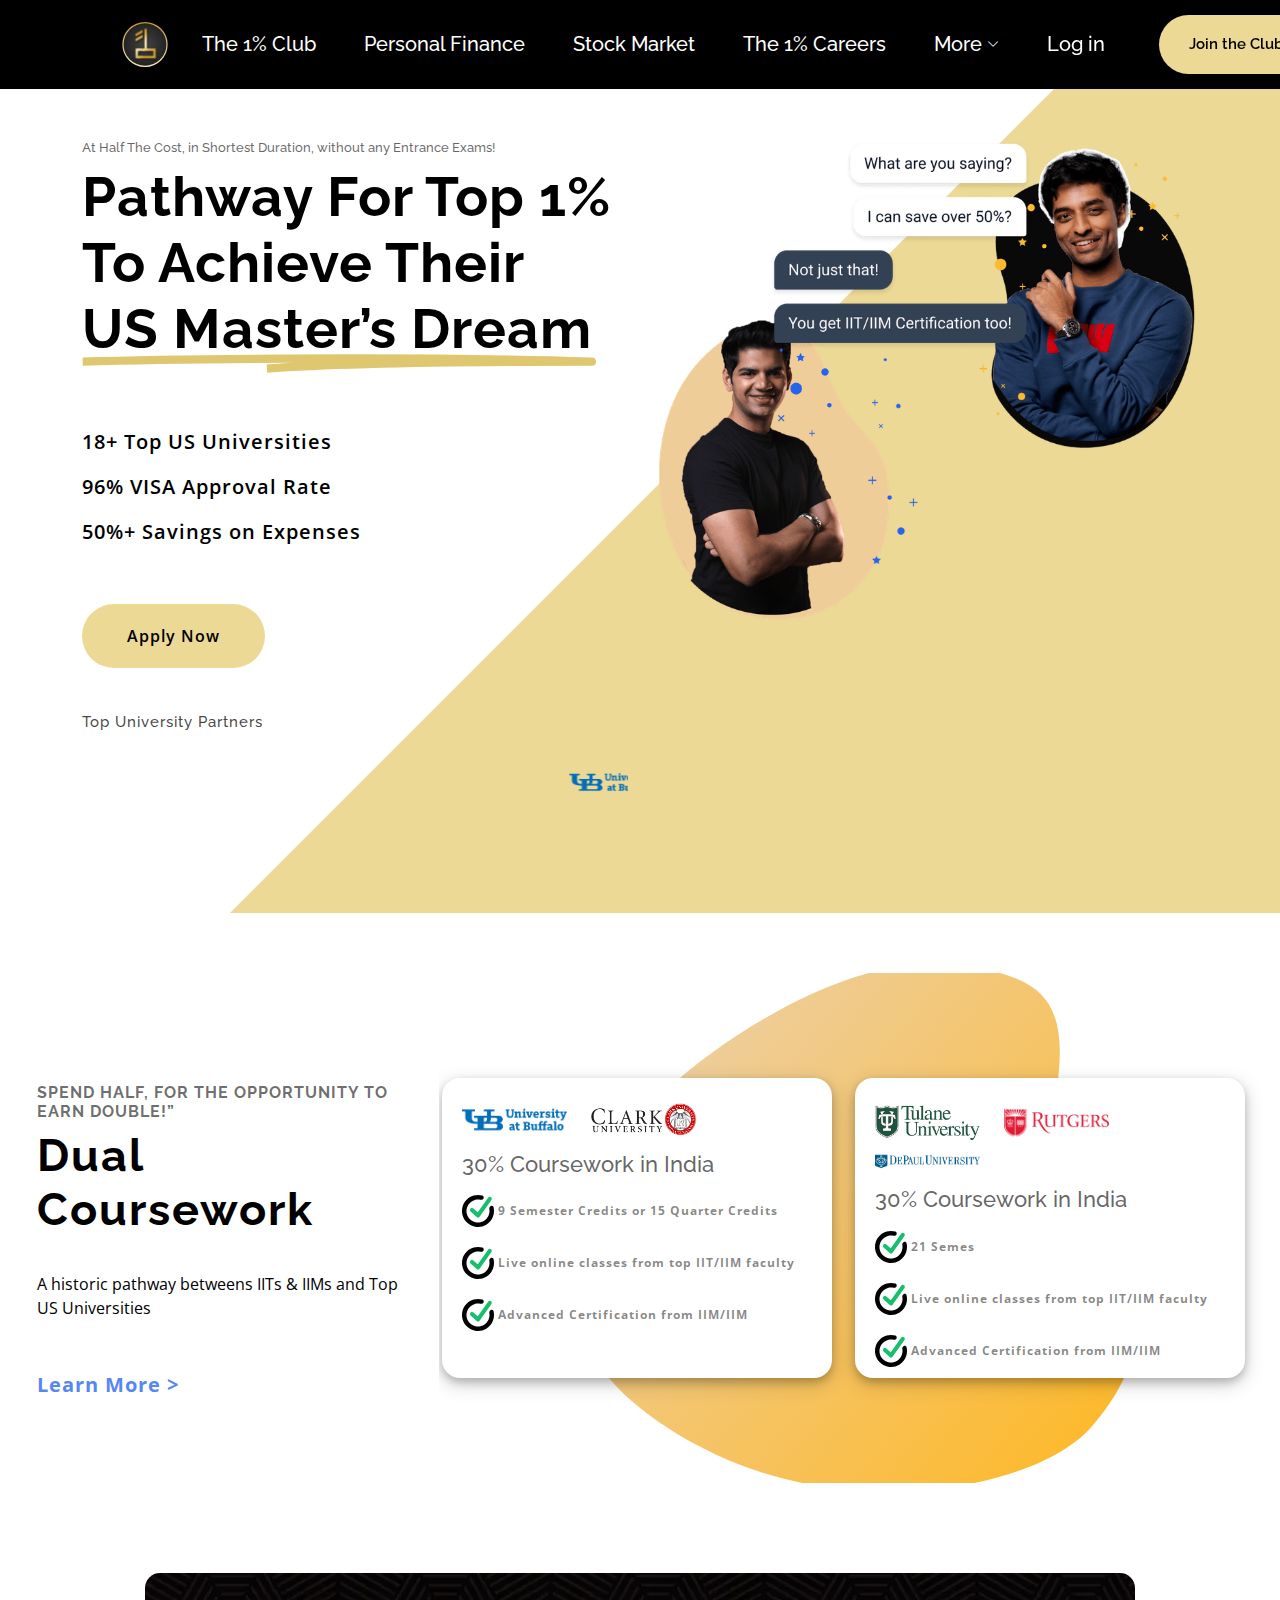
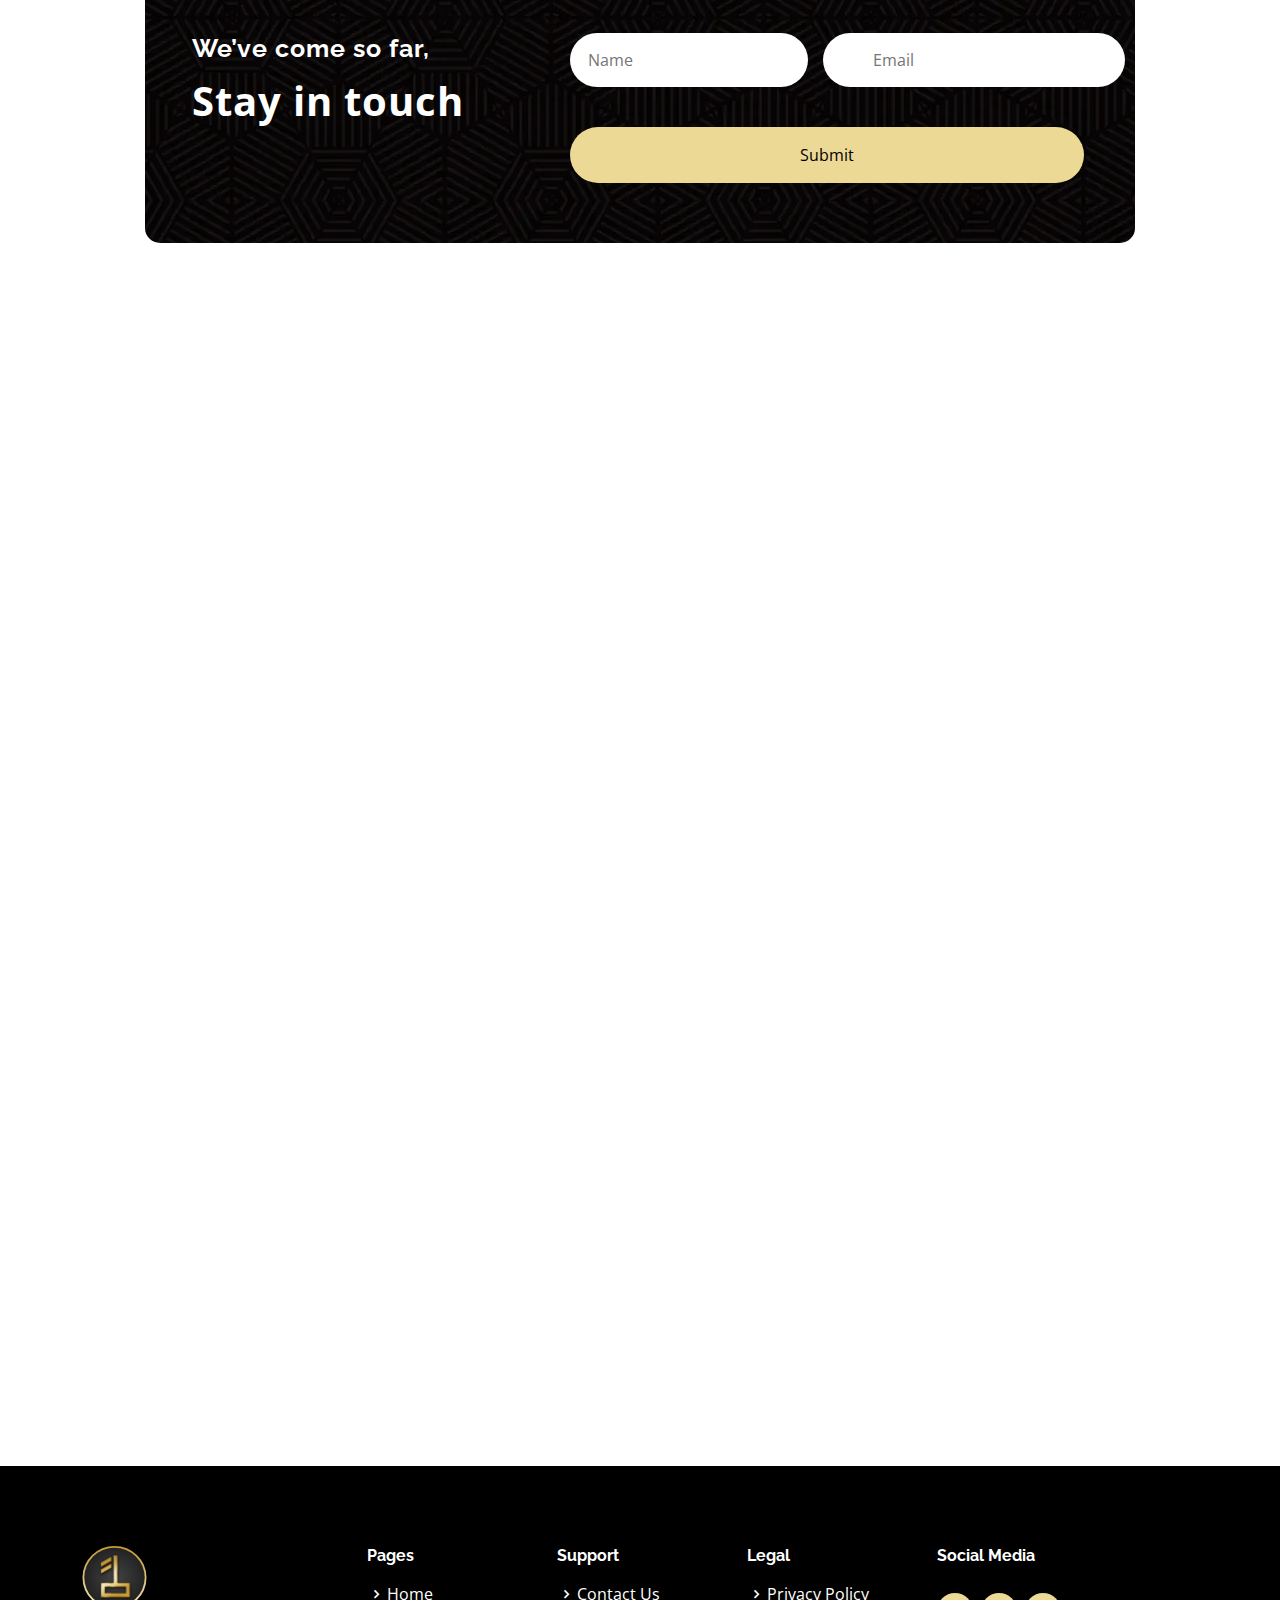
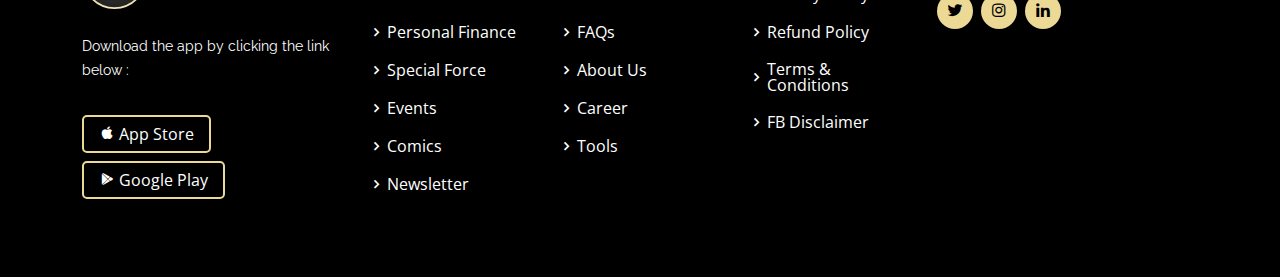
<file: carrers.html>
<!DOCTYPE html>
<html lang="en">

<head>
    <meta charset="utf-8">
    <meta content="width=device-width, initial-scale=1.0" name="viewport">

    <title>1%Carrers</title>
    <meta content="" name="description">
    <meta content="" name="keywords">

    <!-- Favicons -->
    <link href="assets/img/1% logo.svg" rel="icon">
    <link href="assets/img/apple-touch-icon.png" rel="apple-touch-icon">

    <!-- Google Fonts -->
    <link
        href="https://fonts.googleapis.com/css?family=Open+Sans:300,300i,400,400i,600,600i,700,700i|Raleway:300,300i,400,400i,500,500i,600,600i,700,700i|Poppins:300,300i,400,400i,500,500i,600,600i,700,700i"
        rel="stylesheet">

    <!-- Vendor CSS Files -->
    <link href="assets/vendor/aos/aos.css" rel="stylesheet">
    <link href="assets/vendor/bootstrap/css/bootstrap.min.css" rel="stylesheet">
    <link href="assets/vendor/bootstrap-icons/bootstrap-icons.css" rel="stylesheet">
    <link href="assets/vendor/boxicons/css/boxicons.min.css" rel="stylesheet">
    <link href="assets/vendor/glightbox/css/glightbox.min.css" rel="stylesheet">
    <link href="assets/vendor/swiper/swiper-bundle.min.css" rel="stylesheet">

    <!-- Template Main CSS File -->
    <link href="assets/css/style.css" rel="stylesheet">

</head>

<body>

    <!-- ======= Header ======= -->
    <header id="header" class="fixed-top">
        <div class="container d-flex align-items-center justify-content-between">

            <div class="logo">
                <!-- <h1><a href="index.html">1% Club</a></h1> -->
                <!-- Uncomment below if you prefer to use an image logo -->
                <a href=""><img src="assets/img/1% logo.svg" alt=""></a>
            </div>

            <nav id="navbar" class="navbar">
                <ul>
                    <li><a class="nav-link scrollto " href="index.html">The 1% Club</a></li>
                    <li><a class="nav-link scrollto" href="PersonalFinance.html">Personal Finance</a></li>
                    <li><a class="nav-link scrollto" href="stockmarket.html">Stock Market</a></li>
                    <li><a class="nav-link scrollto active" href="carrers.html">The 1% Careers</a></li>
                    <!-- <li><a class="nav-link scrollto" href="#faq">F.A.Q</a></li> -->
                    <li class="dropdown"><a href="#"><span>More</span> <i class="bi bi-chevron-down"></i></a>
                        <ul>
                            <li><a href="Events.html">Events</a></li>
                            <li><a href="Comics.html">Comics</a></li>
                            <li><a href="Newsletter.html">Newsletter</a></li>

                        </ul>
                    </li>
                    <li><a class="nav-link scrollto" href="login.html">Log in
                        </a></li>
                    <li><a class="getstarted scrollto" href="coursedetails.html">Join the Club</a></li>
                </ul>
                <i class="bi bi-list mobile-nav-toggle"></i>
            </nav><!-- .navbar -->

        </div>
    </header><!-- End Header -->

    <!-- ======= Hero Section ======= -->
    <section id="hero" class="d-flex align-items-center">
        <div class="container">
            <div class="row">
                <div class="col-lg-6 d-lg-flex flex-lg-column justify-content-center align-items-stretch pt-5 pt-lg-0 order-2 order-lg-1"
                    data-aos="fade-up">
                    <div>
                        <h6>At Half The Cost, in Shortest Duration, without any Entrance Exams!</h6>
                        <h4>Pathway For Top 1%
                            To Achieve Their <span class="underline">US Master’s Dream</span></h4>
                        <ul class="hero-list">
                            <li>18+ Top US Universities</li>
                            <li>96% VISA Approval Rate</li>
                            <li>50%+ Savings on Expenses</li>
                        </ul>

                        <button class="academy-footer">Apply Now</button>
                        <h5>Top University Partners</h5>
                        <marquee class="top-university">
                            <img src="assets/img/tpuniverGroup 1160444766.png" alt="">
                            <img src="assets/img/tpuniverGroup 1160444767.png" alt="">
                            <img src="assets/img/tpuniverGroup 1160444769.png" alt="">
                            <img src="assets/img/tpuniverGroup 1160444770.png" alt="">
                            <img src="assets/img/tpuniverGroup 1160444772.png" alt="">
                            <img src="assets/img/tpuniverGroup 1160444774.png" alt="">
                            <img src="assets/img/tpuniverGroup 1160444775.png" alt="">
                            <img src="assets/img/tpuniverGroup 1160444779.png" alt="">
                            <img src="assets/img/tpuniverGroup 1160444772.png" alt="">
                        </marquee>

                    </div>
                </div>
                <div class="col-lg-6 d-lg-flex flex-lg-column align-items-stretch order-1 order-lg-2 hero-img"
                    data-aos="fade-up">
                    <img src="assets/img/1perGroupd 50-p-800.png" class="" alt="">
                </div>
            </div>
        </div>
    </section><!-- End Hero -->

    <main id="main">
        <!-- ======= Dual-course Section Start ======= -->
        <section class="Dual-course">
            <div class="container-fluid">
                <div class="row">
                    <div class="col-lg-4">
                        <div class="right-content">
                            <h6>SPEND HALF, FOR THE OPPORTUNITY TO EARN DOUBLE!”</h6>
                            <h2>Dual Coursework </h2>
                            <p>A historic pathway betweens IITs & IIMs and Top US Universities</p>
                            <a href="#">Learn More ></a>
                        </div>
                    </div>
                    <div class="col-lg-8">
                        <div class="left-content">
                            <div class="content-box-1">
                                <img class="partner-img" src="assets/img/tpuniverGroup 1160444766.png" alt="">
                                <img class="partner-img" src="assets/img/tpuniverGroup 1160444775.png" alt="">
                                <h3>30% Coursework in India</h3>
                                <ul>
                                    <li><img src="assets/img/addd_Group 39610.svg" alt=""> 9 Semester Credits or 15
                                        Quarter Credits</li>
                                    <li><img src="assets/img/addd_Group 39610.svg" alt=""> Live online classes from
                                        top
                                        IIT/IIM faculty</li>
                                    <li><img src="assets/img/addd_Group 39610.svg" alt=""> Advanced Certification
                                        from
                                        IIM/IIM</li>
                                </ul>
                            </div>
                            <div class="content-box-1">
                                <img class="partner-img" src="assets/img/tpuniverGroup 1160444767.png" alt="">
                                <img class="partner-img" src="assets/img/tpuniverGroup 1160444769.png" alt="">
                                <img class="partner-img" src="assets/img/tpuniverGroup 1160444779.png" alt="">
                                <h3>30% Coursework in India</h3>
                                <ul>
                                    <li><img src="assets/img/addd_Group 39610.svg" alt=""> 21 Semes</li>
                                    <li><img src="assets/img/addd_Group 39610.svg" alt=""> Live online classes from
                                        top
                                        IIT/IIM faculty</li>
                                    <li><img src="assets/img/addd_Group 39610.svg" alt=""> Advanced Certification
                                        from
                                        IIM/IIM</li>
                                </ul>
                            </div>
                        </div>
                    </div>
                </div>
            </div>
        </section>
        <!-- ======= Dual-course Section Start ======= -->





        <!-- =======get-in-touch Section Start ======= -->
        <section class="get-in-touch">
            <div class="container">
                <div class="row d-flex justify-content-center ">
                    <div class="col-lg-5 col-12">
                        <div class="g-content">
                            <h4>We’ve come so far,</h4>
                            <p>Stay in touch</p>
                        </div>
                    </div>
                    <div class="col-lg-7 col-12">
                        <div class="g-form">
                            <form action="" method="post" style="display: flex;">
                                <input type="name" name="name" placeholder="Name">
                                <input type="email" name="email" placeholder="Email">
                            </form>
                            <input type="submit" value="Submit">
                        </div>
                    </div>
                </div>
            </div>
        </section>

        <!-- =======get-in-touch Section End ======= -->

        <!-- ======= Frequently Asked Questions Section Start======= -->
        <section id="faq" class="faq section-bg">
            <div class="container" data-aos="fade-up">

                <div class="section-title">
                    <h2>FAQs</h2>
                </div>

                <div class="accordion-list">
                    <ul>
                        <li data-aos="fade-up">
                            <i class="bx bx-help-circle icon-help"></i> <a data-bs-toggle="collapse" class="collapse"
                                data-bs-target="#accordion-list-1">What is The 1% Club?<i
                                    class="bx bx-chevron-down icon-show"></i><i
                                    class="bx bx-chevron-up icon-close"></i></a>
                            <div id="accordion-list-1" class="collapse show" data-bs-parent=".accordion-list">
                                <p>
                                    The 1% club is a members only community of finance enthusiasts and people who want
                                    to take control of their finances and achieve financial independence.
                                    Achieving the top 1% is challenging, but as a community, it's easier to fill gaps,
                                    plan, invest and implement your financial goals and gain independence. How do we do
                                    this, you ask? <br>
                                    1. <strong>Finance Academy:</strong> With over 12+ hours of modules made by top
                                    creators, unlock your
                                    journey to retire early.
                                    <br>2. <strong>Events:</strong> Expand your professional circle, meet impressive
                                    individuals and have
                                    fun
                                    at our Meetups.
                                    <br>3. <strong>Community App:</strong> Find accountability partners, engage in Q&A,
                                    find jobs,
                                    discover
                                    events and stay updated with daily finance news.
                                    <br>4. <strong>Financial Tools:</strong> From planning your financial goals to
                                    investing your money,
                                    our
                                    12 proprietary tools help you customize your unique pathway towards financial
                                    independence.
                                </p>
                            </div>
                        </li>

                        <li data-aos="fade-up" data-aos-delay="100">
                            <i class="bx bx-help-circle icon-help"></i> <a data-bs-toggle="collapse"
                                data-bs-target="#accordion-list-2" class="collapsed">How different is the 1% club from
                                other membership or programs?<i class="bx bx-chevron-down icon-show"></i><i
                                    class="bx bx-chevron-up icon-close"></i></a>
                            <div id="accordion-list-2" class="collapse" data-bs-parent=".accordion-list">
                                <p>
                                    The 1% Club is one of India's largest finance communities. We offer more than just a
                                    course. As a lifetime membership, you gain access to offline events across India, a
                                    lively social media platform connecting finance enthusiasts, and the latest
                                    financial news. With a focus on implementing knowledge through our financial tools,
                                    our community is comprised of experienced members who excel in their fields, earning
                                    over 10 lakh per year.
                                </p>
                            </div>
                        </li>

                        <li data-aos="fade-up" data-aos-delay="200">
                            <i class="bx bx-help-circle icon-help"></i> <a data-bs-toggle="collapse"
                                data-bs-target="#accordion-list-3" class="collapsed">How much time will I take to
                                complete the course?<i class="bx bx-chevron-down icon-show"></i><i
                                    class="bx bx-chevron-up icon-close"></i></a>
                            <div id="accordion-list-3" class="collapse" data-bs-parent=".accordion-list">
                                <p>
                                    We recommend completing the course within one month to allow ample time for
                                    developing your personalized plan. However, it is a self-paced course, allowing you
                                    to adjust it according to your availability. Some community members have even
                                    finished it over a week.
                                </p>
                            </div>
                        </li>

                        <li data-aos="fade-up" data-aos-delay="300">
                            <i class="bx bx-help-circle icon-help"></i> <a data-bs-toggle="collapse"
                                data-bs-target="#accordion-list-4" class="collapsed">How can I network with other
                                community members? <i class="bx bx-chevron-down icon-show"></i><i
                                    class="bx bx-chevron-up icon-close"></i></a>
                            <div id="accordion-list-4" class="collapse" data-bs-parent=".accordion-list">
                                <p>
                                    Connect, collaborate, and experience the power of our active community members on
                                    the app! Post your questions or seek assistance while enjoying their unwavering
                                    support. And the best part? Meet them in person to forge even stronger bonds.
                                </p>
                            </div>
                        </li>

                        <li data-aos="fade-up" data-aos-delay="400">
                            <i class="bx bx-help-circle icon-help"></i> <a data-bs-toggle="collapse"
                                data-bs-target="#accordion-list-5" class="collapsed">How can I get access to the
                                community?<i class="bx bx-chevron-down icon-show"></i><i
                                    class="bx bx-chevron-up icon-close"></i></a>
                            <div id="accordion-list-5" class="collapse" data-bs-parent=".accordion-list">
                                <p>
                                    You can download The 1% Club app on google play store or App store. Find
                                    accountability partners, engage in Q&A, discover events, and stay updated with the
                                    latest finance news on the app.
                                </p>
                            </div>
                        </li>

                        <li data-aos="fade-up" data-aos-delay="400">
                            <i class="bx bx-help-circle icon-help"></i> <a data-bs-toggle="collapse"
                                data-bs-target="#accordion-list-5" class="collapsed">Do I need to have a prior finance
                                knowledge before accessing the program?<i class="bx bx-chevron-down icon-show"></i><i
                                    class="bx bx-chevron-up icon-close"></i></a>
                            <div id="accordion-list-5" class="collapse" data-bs-parent=".accordion-list">
                                <p>
                                    Not necessarily. We have designed the program in a way that its completely jargon
                                    free, our program moderators use tools and techniques that are easily comprehensible
                                    Easy for beginners
                                    Learning curve for intermediates
                                </p>
                            </div>
                        </li>

                    </ul>
                </div>

            </div>
        </section><!-- End Frequently Asked Questions Section -->
    </main>

    <!-- ======= Footer ======= -->
    <footer id="footer">
        <div class="footer-top">
            <div class="container">
                <div class="row">

                    <div class="col-lg-3 col-md-6 footer-contact">
                        <a href=""><img src="assets/img/1% logo.svg" alt=""></a>
                        <p>
                            Download the app by
                            clicking the link below : <br><br>
                        <div class="footer-btn">
                            <a href="#" class="download-btn"><i class="bx bxl-apple"></i> App Store</a>
                        </div>
                        <a href="#" class="download-btn"><i class="bx bxl-play-store"></i> Google Play</a>
                        </p>
                    </div>

                    <div class="col-lg-2 col-md-6 footer-links">
                        <h4>Pages</h4>
                        <ul>
                            <li><i class="bx bx-chevron-right"></i> <a href="#">Home</a></li>
                            <li><i class="bx bx-chevron-right"></i> <a href="#">Personal Finance</a></li>
                            <li><i class="bx bx-chevron-right"></i> <a href="#">Special Force</a></li>
                            <li><i class="bx bx-chevron-right"></i> <a href="#">Events</a></li>
                            <li><i class="bx bx-chevron-right"></i> <a href="#">Comics</a></li>
                            <li><i class="bx bx-chevron-right"></i> <a href="#">Newsletter</a></li>
                        </ul>
                    </div>

                    <div class="col-lg-2 col-md-6 footer-links">
                        <h4>Support</h4>
                        <ul>
                            <li><i class="bx bx-chevron-right"></i> <a href="#">Contact Us</a></li>
                            <li><i class="bx bx-chevron-right"></i> <a href="#">FAQs</a></li>
                            <li><i class="bx bx-chevron-right"></i> <a href="#">About Us</a></li>
                            <li><i class="bx bx-chevron-right"></i> <a href="#">Career</a></li>
                            <li><i class="bx bx-chevron-right"></i> <a href="#">Tools</a></li>
                        </ul>
                    </div>

                    <div class="col-lg-2 col-md-6 footer-links">
                        <h4>Legal</h4>
                        <ul>
                            <li><i class="bx bx-chevron-right"></i> <a href="#">Privacy Policy</a></li>
                            <li><i class="bx bx-chevron-right"></i> <a href="#">Refund Policy</a></li>
                            <li><i class="bx bx-chevron-right"></i> <a href="#">Terms & Conditions</a></li>
                            <li><i class="bx bx-chevron-right"></i> <a href="#">FB Disclaimer</a></li>
                        </ul>
                    </div>

                    <div class="col-lg-2 col-md-6 footer-links">
                        <h4>Social Media</h4>
                        <div class="social-links mt-3">
                            <a href="#" class="twitter"><i class="bx bxl-twitter"></i></a>
                            <a href="#" class="instagram"><i class="bx bxl-instagram"></i></a>
                            <a href="#" class="linkedin"><i class="bx bxl-linkedin"></i></a>
                        </div>
                    </div>

                </div>
            </div>
        </div>
    </footer><!-- End Footer -->

    <a href="#" class="back-to-top d-flex align-items-center justify-content-center"><i
            class="bi bi-arrow-up-short"></i></a>

    <!-- Vendor JS Files -->
    <script src="assets/vendor/aos/aos.js"></script>
    <script src="assets/vendor/bootstrap/js/bootstrap.bundle.min.js"></script>
    <script src="assets/vendor/glightbox/js/glightbox.min.js"></script>
    <script src="assets/vendor/swiper/swiper-bundle.min.js"></script>
    <script src="assets/vendor/php-email-form/validate.js"></script>

    <!-- Template Main JS File -->
    <script src="assets/js/main.js"></script>

</body>

</html>
</file>
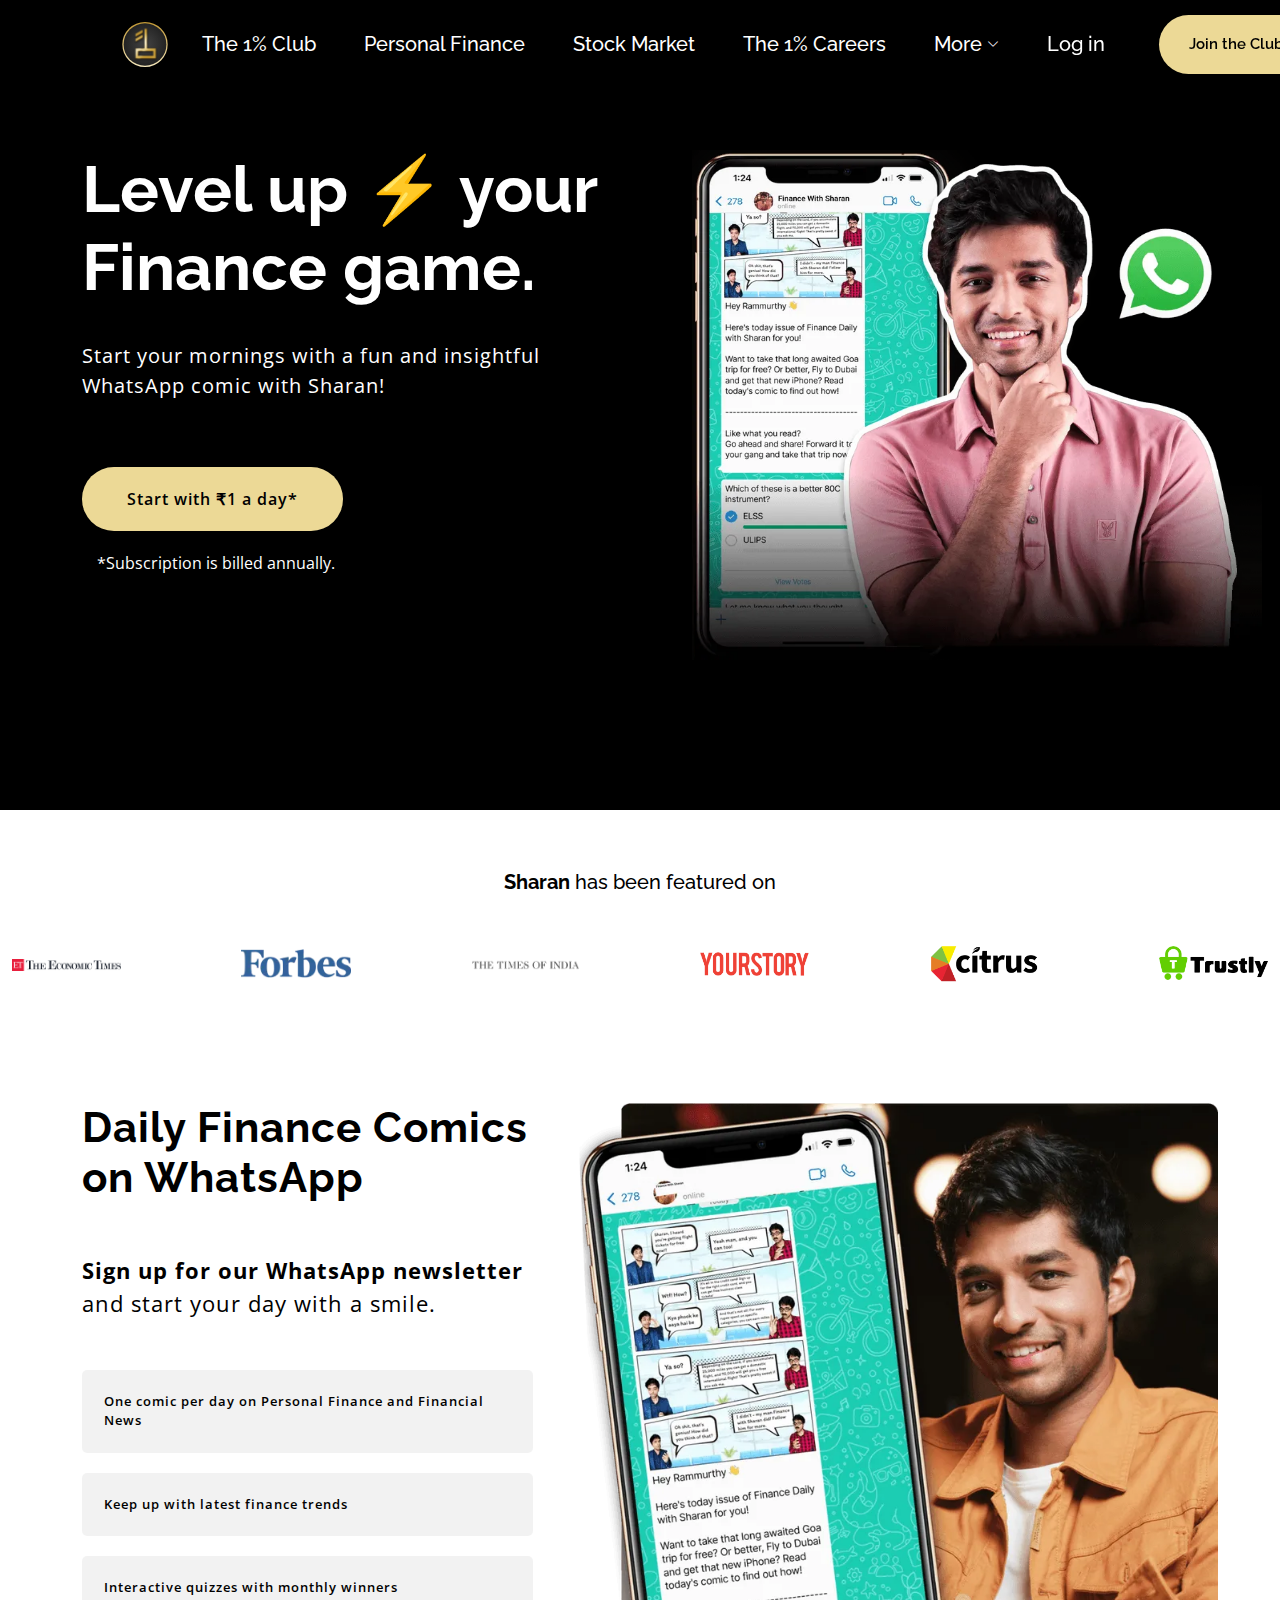
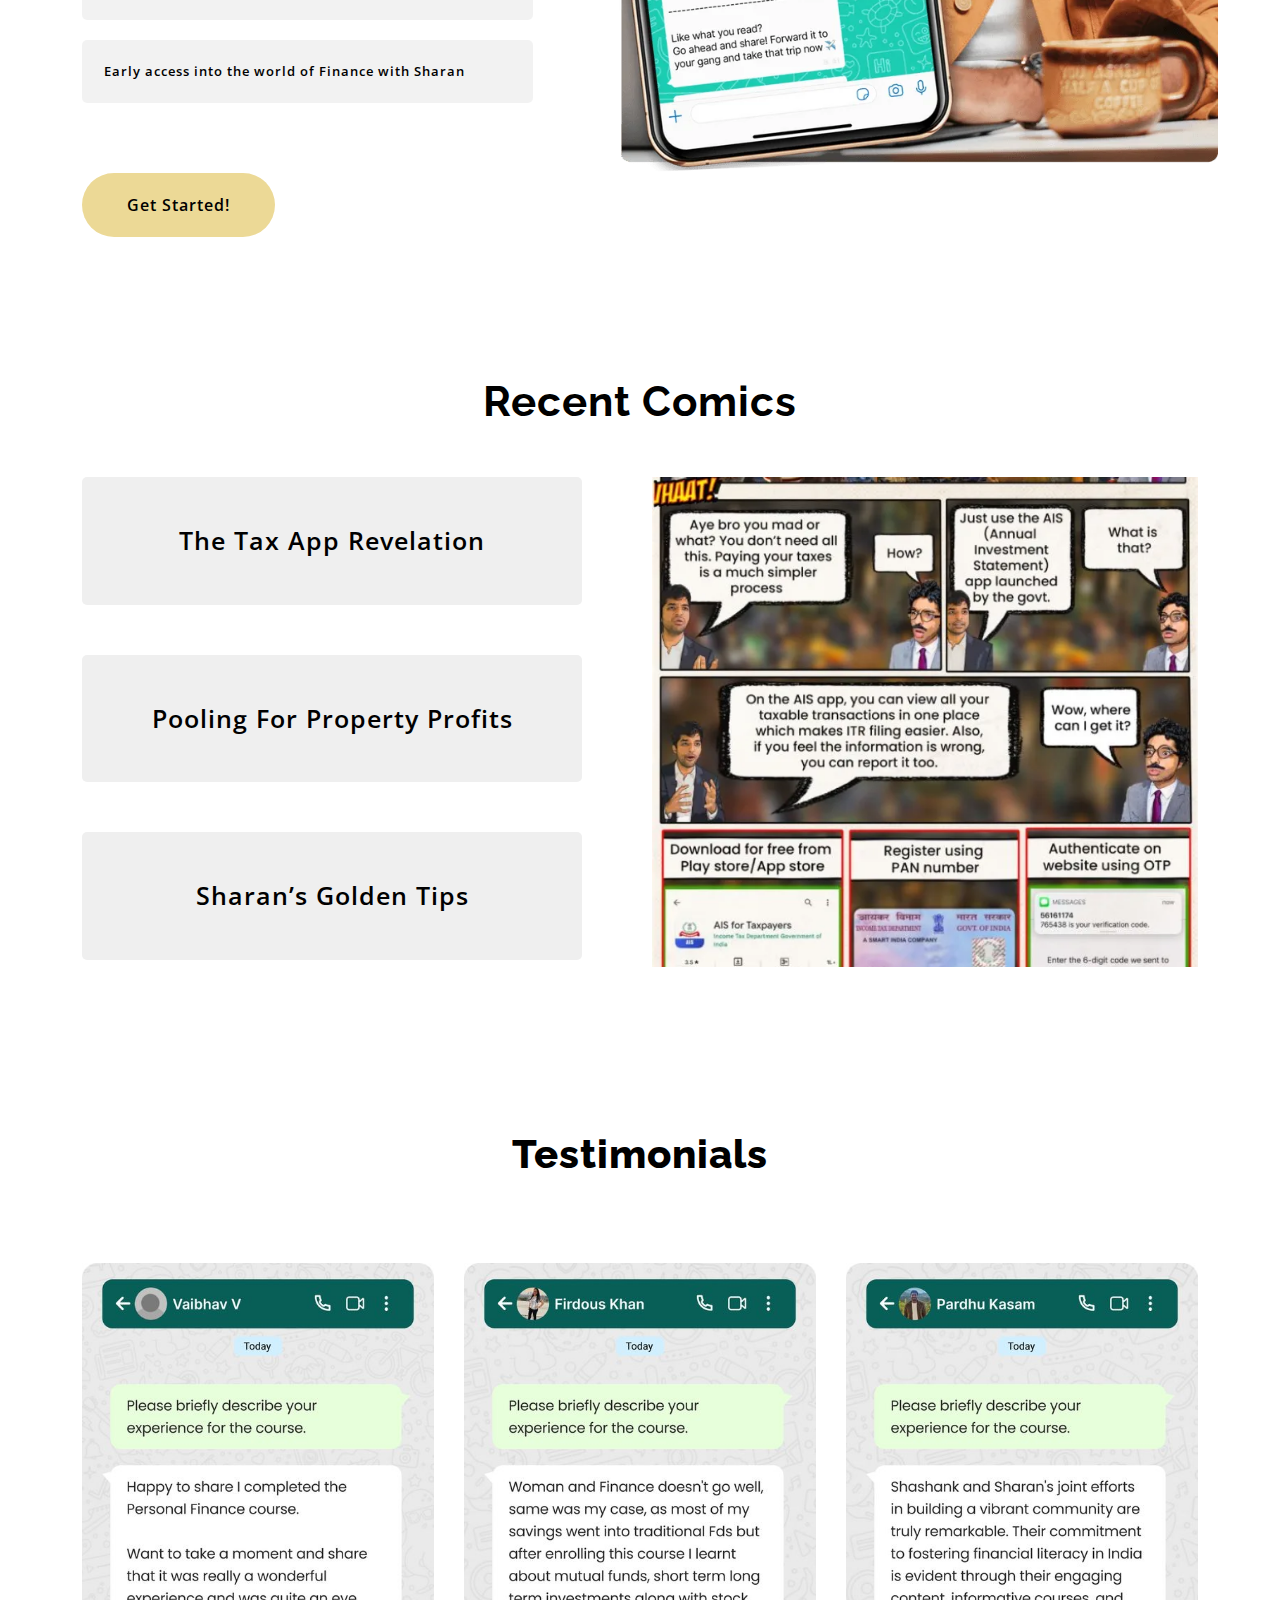
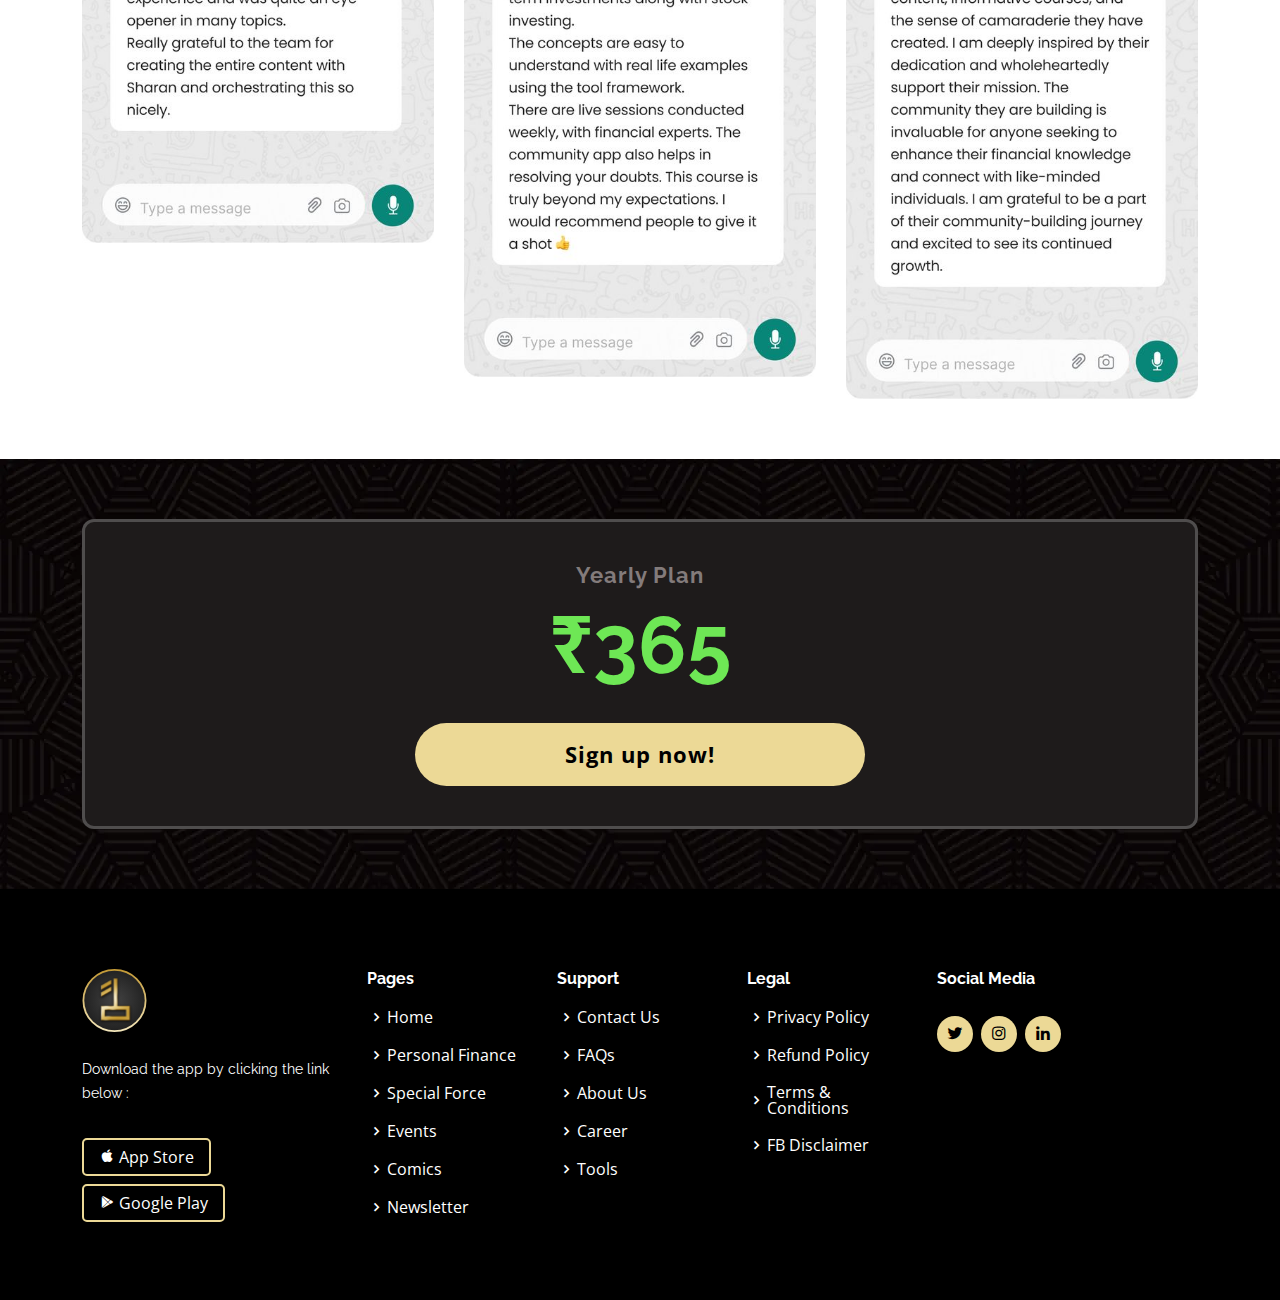
<file: Comics.html>
<!DOCTYPE html>
<html lang="en">

<head>
    <meta charset="utf-8">
    <meta content="width=device-width, initial-scale=1.0" name="viewport">

    <title>Comics</title>
    <meta content="" name="description">
    <meta content="" name="keywords">

    <!-- Favicons -->
    <link href="assets/img/1% logo.svg" rel="icon">
    <link href="assets/img/apple-touch-icon.png" rel="apple-touch-icon">

    <!-- Google Fonts -->
    <link
        href="https://fonts.googleapis.com/css?family=Open+Sans:300,300i,400,400i,600,600i,700,700i|Raleway:300,300i,400,400i,500,500i,600,600i,700,700i|Poppins:300,300i,400,400i,500,500i,600,600i,700,700i"
        rel="stylesheet">

    <!-- Vendor CSS Files -->
    <link href="assets/vendor/aos/aos.css" rel="stylesheet">
    <link href="assets/vendor/bootstrap/css/bootstrap.min.css" rel="stylesheet">
    <link href="assets/vendor/bootstrap-icons/bootstrap-icons.css" rel="stylesheet">
    <link href="assets/vendor/boxicons/css/boxicons.min.css" rel="stylesheet">
    <link href="assets/vendor/glightbox/css/glightbox.min.css" rel="stylesheet">
    <link href="assets/vendor/swiper/swiper-bundle.min.css" rel="stylesheet">

    <!-- Template Main CSS File -->
    <link href="assets/css/style.css" rel="stylesheet">

</head>

<body>

    <!-- ======= Header ======= -->
    <header id="header" class="fixed-top">
        <div class="container d-flex align-items-center justify-content-between">

            <div class="logo">
                <!-- <h1><a href="index.html">1% Club</a></h1> -->
                <!-- Uncomment below if you prefer to use an image logo -->
                <a href=""><img src="assets/img/1% logo.svg" alt=""></a>
            </div>

            <nav id="navbar" class="navbar">
                <ul>
                    <li><a class="nav-link scrollto " href="index.html">The 1% Club</a></li>
                    <li><a class="nav-link scrollto" href="PersonalFinance.html">Personal Finance</a></li>
                    <li><a class="nav-link scrollto" href="stockmarket.html">Stock Market</a></li>
                    <li><a class="nav-link scrollto" href="carrers.html">The 1% Careers</a></li>
                    <!-- <li><a class="nav-link scrollto" href="#faq">F.A.Q</a></li> -->
                    <li class="dropdown"><a href="Comics.html"><span>More</span> <i class="bi bi-chevron-down"></i></a>
                        <ul>
                            <li><a href="Events.html">Events</a></li>
                            <li><a href="Comics.html">Comics</a></li>
                            <li><a href="Newsletter.html">Newsletter</a></li>

                        </ul>
                    </li>
                    <li><a class="nav-link scrollto" href="login.html">Log in
                        </a></li>
                    <li><a class="getstarted scrollto" href="coursedetails.html">Join the Club</a></li>
                </ul>
                <i class="bi bi-list mobile-nav-toggle"></i>
            </nav><!-- .navbar -->

        </div>
    </header><!-- End Header -->

    <!-- ======= Hero Section ======= -->
    <section id="hero-comics" class="d-flex align-items-center">
        <div class="container">
            <div class="row">
                <div class="col-lg-6" data-aos="fade-up">
                    <div>
                        <h4>Level up ⚡ your <br> Finance game.</h4>
                        <p class="hero-comics-p">Start your mornings with a fun and insightful WhatsApp comic with
                            Sharan!</p>
                        <button class="academy-footer">Start with ₹1 a day*</button>
                    </div>
                    <span class="subs-text">*Subscription is billed annually.</span>
                </div>

                <div class="col-lg-6 hero-comics-img" data-aos="fade-up">
                    <img src="assets/img/comics_Sharan-Hero-p-800.webp" alt="">
                </div>

            </div>
        </div>
    </section><!-- End Hero -->

    <main id="main">

        <!-- ======= Clients Section Start ======= -->
        <section id="clients" class="clients">
            <h5><strong>Sharan</strong> has been featured on</h5>
            <div class="container-fluid">
                <div class="clients-slider swiper">
                    <div class="swiper-wrapper align-items-center">
                        <div class="swiper-slide"><img src="assets/img/clients/et-logo 1.png" class="client-img" alt="">
                        </div>
                        <div class="swiper-slide"><img src="assets/img/clients/Forbes_logo 1.webp" class="client-img"
                                alt="">
                        </div>
                        <div class="swiper-slide"><img src="assets/img/clients/timesofindia_Group 10 1.webp"
                                class="client-img" alt="">
                        </div>
                        <div class="swiper-slide"><img src="assets/img/clients/yourstory 1.png" class="client-img"
                                alt="">
                        </div>
                        <div class="swiper-slide"><img src="assets/img/clients/client-5.png" class="client-img" alt="">
                        </div>
                        <div class="swiper-slide"><img src="assets/img/clients/client-6.png" class="client-img" alt="">
                        </div>
                        <div class="swiper-slide"><img src="assets/img/clients/client-7.png" class="client-img" alt="">
                        </div>
                        <div class="swiper-slide"><img src="assets/img/clients/client-8.png" class="client-img" alt="">
                        </div>
                    </div>
                </div>
            </div>
        </section>
        <!-- End Clients Section -->

        <!-- ======= Daily Comics Section Start ======= -->
        <section class="daily-comics">
            <div class="container">
                <div class="row">
                    <div class="col-lg-5">
                        <div class="dailycomics-left-content">
                            <h3>Daily Finance Comics <br>on WhatsApp</h3>
                            <p><strong>Sign up for our WhatsApp newsletter</strong><br>and start your day with a smile.
                            </p>
                            <ul class="daily-list">
                                <li>One comic per day on Personal Finance and Financial News</li>
                                <li>Keep up with latest finance trends</li>
                                <li>Interactive quizzes with monthly winners</li>
                                <li>Early access into the world of Finance with Sharan</li>
                            </ul>
                            <button class="academy-footer">Get Started!</button>
                        </div>
                    </div>
                    <div class="col-lg-7">
                        <div class="dailycomics-right-img">
                            <img src="assets/img/dailycomics_Frame-p-800.webp" alt="">
                        </div>
                    </div>
                </div>
            </div>
        </section>

        <!-- ======= Daily Comics Section End ======= -->

        <!-- ======= Recent Comics Section Start ======= -->
        <section class="big-fin-community">
            <h3>Recent Comics</h3>
            <div class="container">
                <div class="row">
                    <div class="col-lg-6">
                        <div class="recentcomics-buttton">
                            <button class="b1" onClick="myFunction()"> The Tax App Revelation</button>
                            <button class="b2" onClick="myFunction2()">
                                Pooling For Property Profits
                            </button>
                            <button class="b3" onClick="myFunction3()">
                                Sharan’s Golden Tips</button>
                        </div>
                    </div>
                    <div class="col-lg-6">
                        <div class="recentcomics-img">
                            <div id="first"><img src="assets/img/recent_comic_0.webp" alt="">
                            </div>
                            <div id="second"><img src="assets/img/recent_comic_1.webp" alt="">
                            </div>
                            <div id="third"><img src="assets/img/recent_comic_3.webp" alt="">
                            </div>
                        </div>
                    </div>
                </div>
            </div>
        </section>

        <!-- ======= Recent Comics Section End ======= -->


        <!-- =======Whatsapp Testimonial Section Start ======= -->
        <section class="wp-testimonial">
            <h2>Testimonials</h2>
            <div class="container" style="overflow: hidden;">
                <div class="swiper-wp">
                    <div class="swiper-wrapper">
                        <div class="swiper-slide">
                            <img class="wp-img" src="assets/img/Groupwptesti-p-500.jpg">
                        </div>
                        <div class="swiper-slide">
                            <img class="wp-img" src="assets/img/firdous-p-500.jpg">
                        </div>
                        <div class="swiper-slide">
                            <img class="wp-img" src="assets/img/Group-wptestimonial(1)-p-500.jpg">
                        </div>
                        <div class="swiper-slide">
                            <img class="wp-img" src="assets/img/GroupWptestimonial-p-500.jpg">
                        </div>
                        <div class="swiper-slide">
                            <img class="wp-img" src="assets/img/testi-mahesh-p-500.jpg">
                        </div>
                        <div class="swiper-slide">
                            <img class="wp-img" src="assets/img/testimonial-aman-p-500.jpg">
                        </div>
                        <div class="swiper-slide">
                            <img class="wp-img" src="assets/img/testimonial-megha-p-500.jpg">
                        </div>
                        <div class="swiper-slide">
                            <img class="wp-img" src="assets/img/testimonial-vidya-p-500.jpg">
                        </div>
                        <div class="swiper-slide">
                            <img class="wp-img" src="assets/img/Groupwptesti-p-500.jpg">
                        </div>
                        <div class="swiper-slide">
                            <img class="wp-img" src="assets/img/Groupwptesti-p-500.jpg">
                        </div>
                    </div>
                    <!-- Add Pagination -->
                    <!-- <div class="swiper-pagination"></div> -->
                </div>
            </div>
        </section>
        <!-- =======Whatsapp Testimonial Section End ======= -->


        <!-- =======Yearly Plan Section Start ======= -->

        <section class="yearly-plan">
            <div class="container">
                <div class="plan-content">
                    <h5>Yearly Plan</h5>
                    <h2>₹365</h2>
                    <button class="signup-button">Sign up now!</button>
                </div>
            </div>
        </section>
        <!-- =======Yearly Plan Section End ======= -->
    </main>
    <!-- ======= Footer ======= -->
    <footer id="footer">
        <div class="footer-top">
            <div class="container">
                <div class="row">

                    <div class="col-lg-3 col-md-6 footer-contact">
                        <a href=""><img src="assets/img/1% logo.svg" alt=""></a>
                        <p>
                            Download the app by
                            clicking the link below : <br><br>
                        <div class="footer-btn">
                            <a href="#" class="download-btn"><i class="bx bxl-apple"></i> App Store</a>
                        </div>
                        <a href="#" class="download-btn"><i class="bx bxl-play-store"></i> Google Play</a>
                        </p>
                    </div>

                    <div class="col-lg-2 col-md-6 footer-links">
                        <h4>Pages</h4>
                        <ul>
                            <li><i class="bx bx-chevron-right"></i> <a href="#">Home</a></li>
                            <li><i class="bx bx-chevron-right"></i> <a href="#">Personal Finance</a></li>
                            <li><i class="bx bx-chevron-right"></i> <a href="#">Special Force</a></li>
                            <li><i class="bx bx-chevron-right"></i> <a href="#">Events</a></li>
                            <li><i class="bx bx-chevron-right"></i> <a href="#">Comics</a></li>
                            <li><i class="bx bx-chevron-right"></i> <a href="#">Newsletter</a></li>
                        </ul>
                    </div>

                    <div class="col-lg-2 col-md-6 footer-links">
                        <h4>Support</h4>
                        <ul>
                            <li><i class="bx bx-chevron-right"></i> <a href="#">Contact Us</a></li>
                            <li><i class="bx bx-chevron-right"></i> <a href="#">FAQs</a></li>
                            <li><i class="bx bx-chevron-right"></i> <a href="#">About Us</a></li>
                            <li><i class="bx bx-chevron-right"></i> <a href="#">Career</a></li>
                            <li><i class="bx bx-chevron-right"></i> <a href="#">Tools</a></li>
                        </ul>
                    </div>

                    <div class="col-lg-2 col-md-6 footer-links">
                        <h4>Legal</h4>
                        <ul>
                            <li><i class="bx bx-chevron-right"></i> <a href="#">Privacy Policy</a></li>
                            <li><i class="bx bx-chevron-right"></i> <a href="#">Refund Policy</a></li>
                            <li><i class="bx bx-chevron-right"></i> <a href="#">Terms & Conditions</a></li>
                            <li><i class="bx bx-chevron-right"></i> <a href="#">FB Disclaimer</a></li>
                        </ul>
                    </div>

                    <div class="col-lg-2 col-md-6 footer-links">
                        <h4>Social Media</h4>
                        <div class="social-links mt-3">
                            <a href="#" class="twitter"><i class="bx bxl-twitter"></i></a>
                            <a href="#" class="instagram"><i class="bx bxl-instagram"></i></a>
                            <a href="#" class="linkedin"><i class="bx bxl-linkedin"></i></a>
                        </div>
                    </div>

                </div>
            </div>
        </div>
    </footer><!-- End Footer -->

    <a href="#" class="back-to-top d-flex align-items-center justify-content-center"><i
            class="bi bi-arrow-up-short"></i></a>

    <!-- Vendor JS Files -->
    <script src="assets/vendor/aos/aos.js"></script>
    <script src="assets/vendor/bootstrap/js/bootstrap.bundle.min.js"></script>
    <script src="assets/vendor/glightbox/js/glightbox.min.js"></script>
    <script src="assets/vendor/swiper/swiper-bundle.min.js"></script>
    <script src="assets/vendor/php-email-form/validate.js"></script>

    <!-- Template Main JS File -->
    <script src="assets/js/main.js"></script>

</body>

</html>
</file>
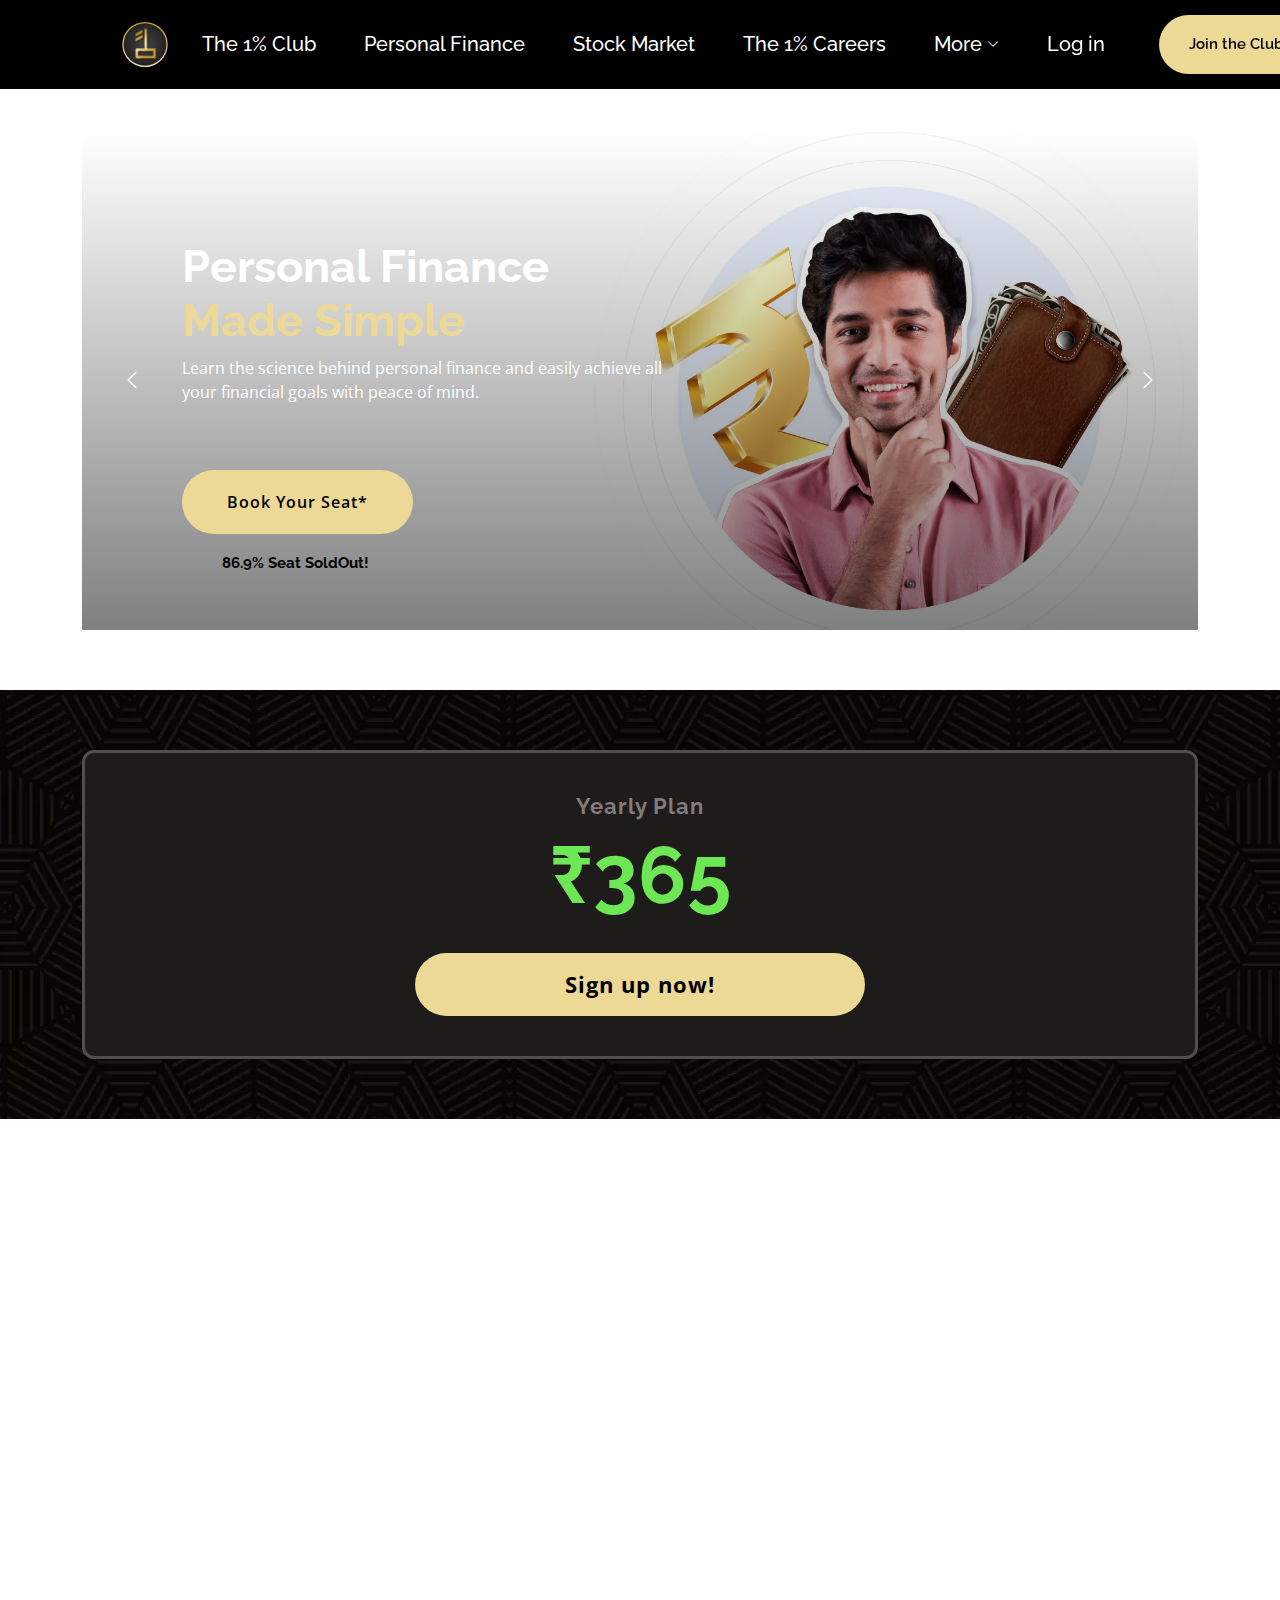
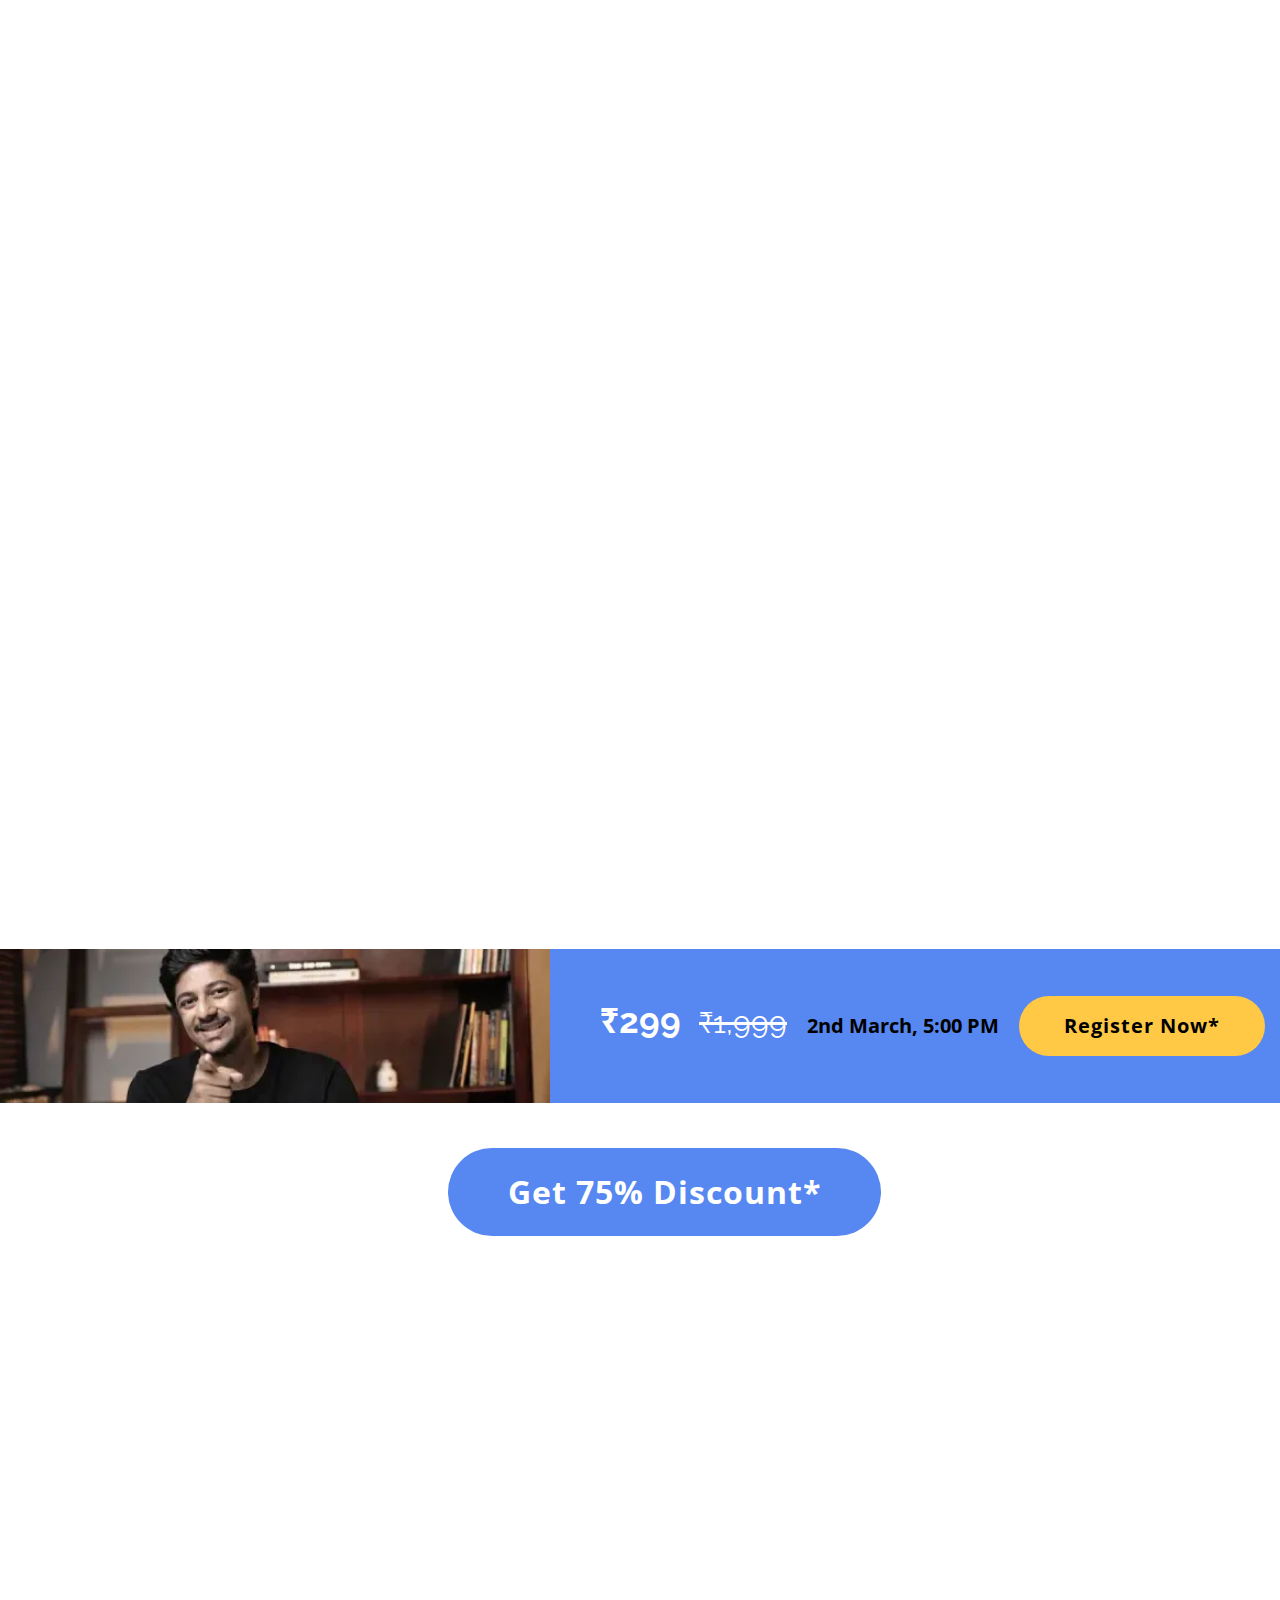
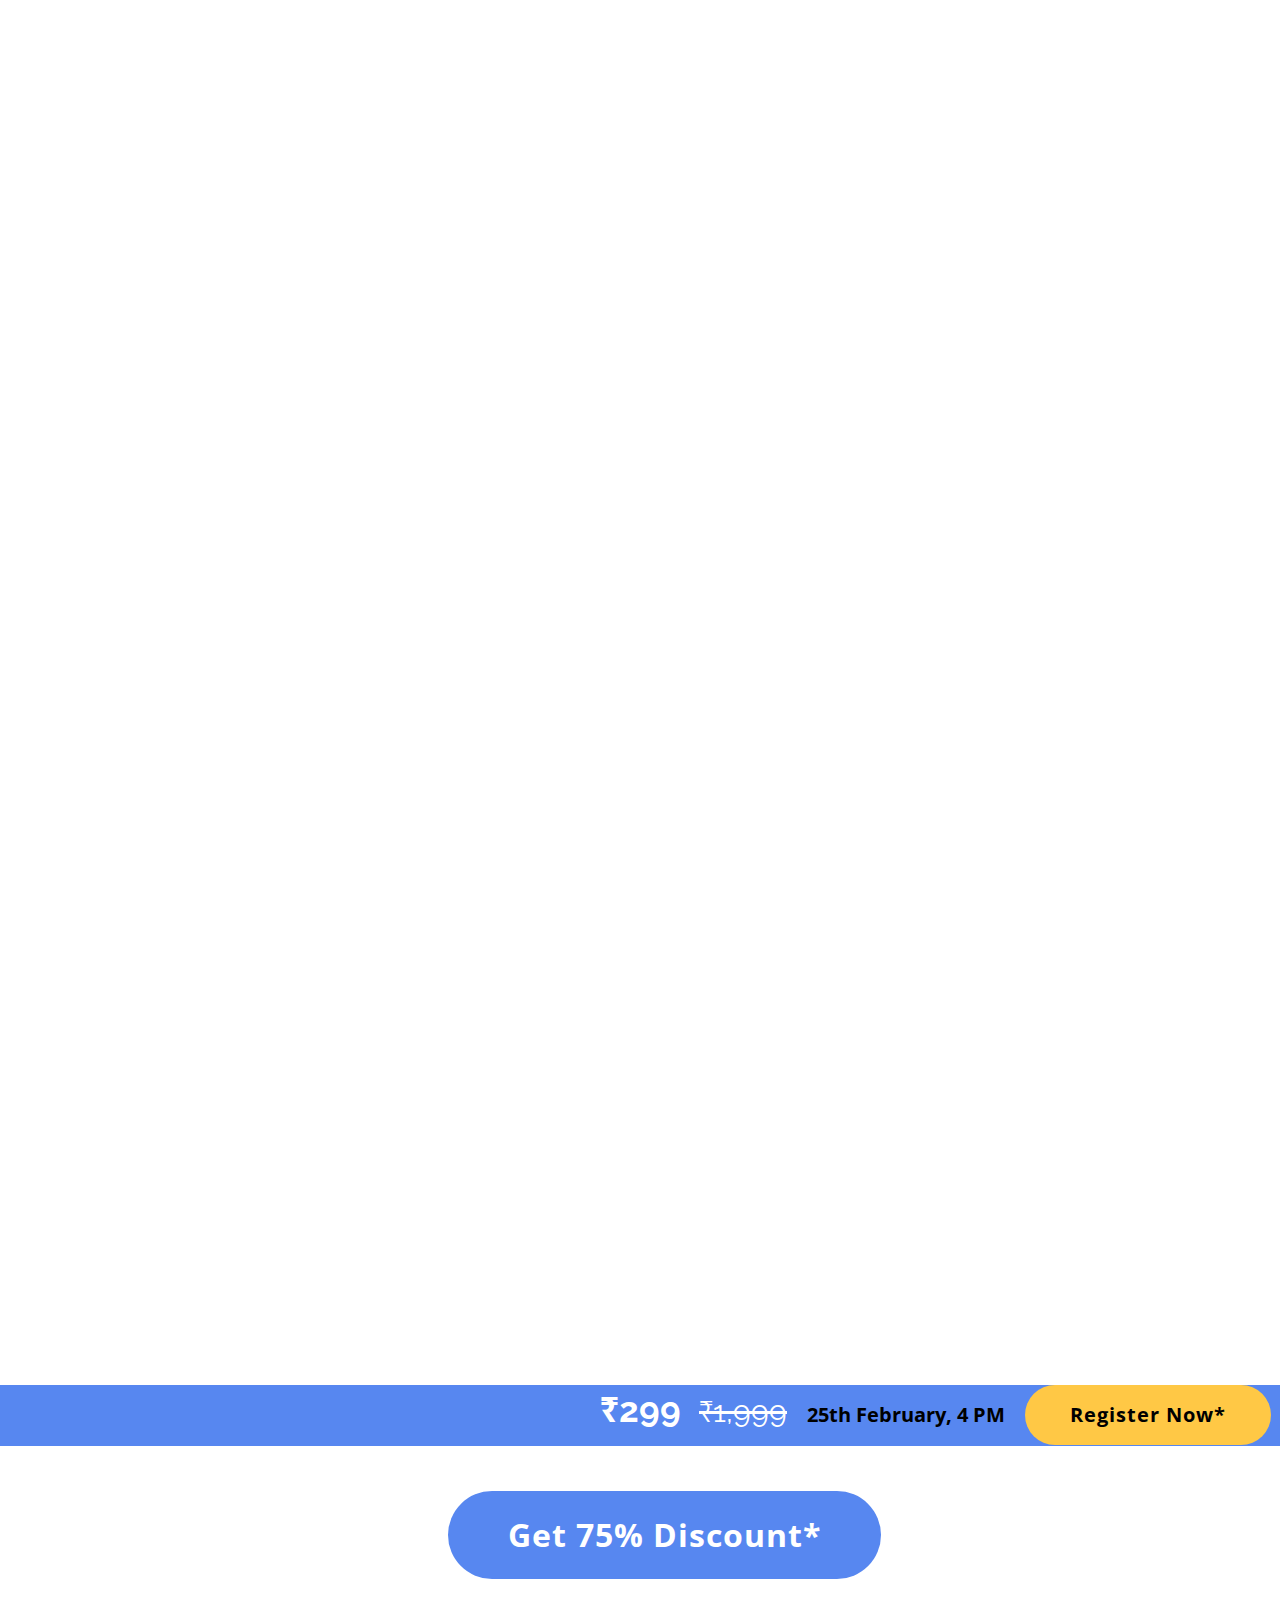
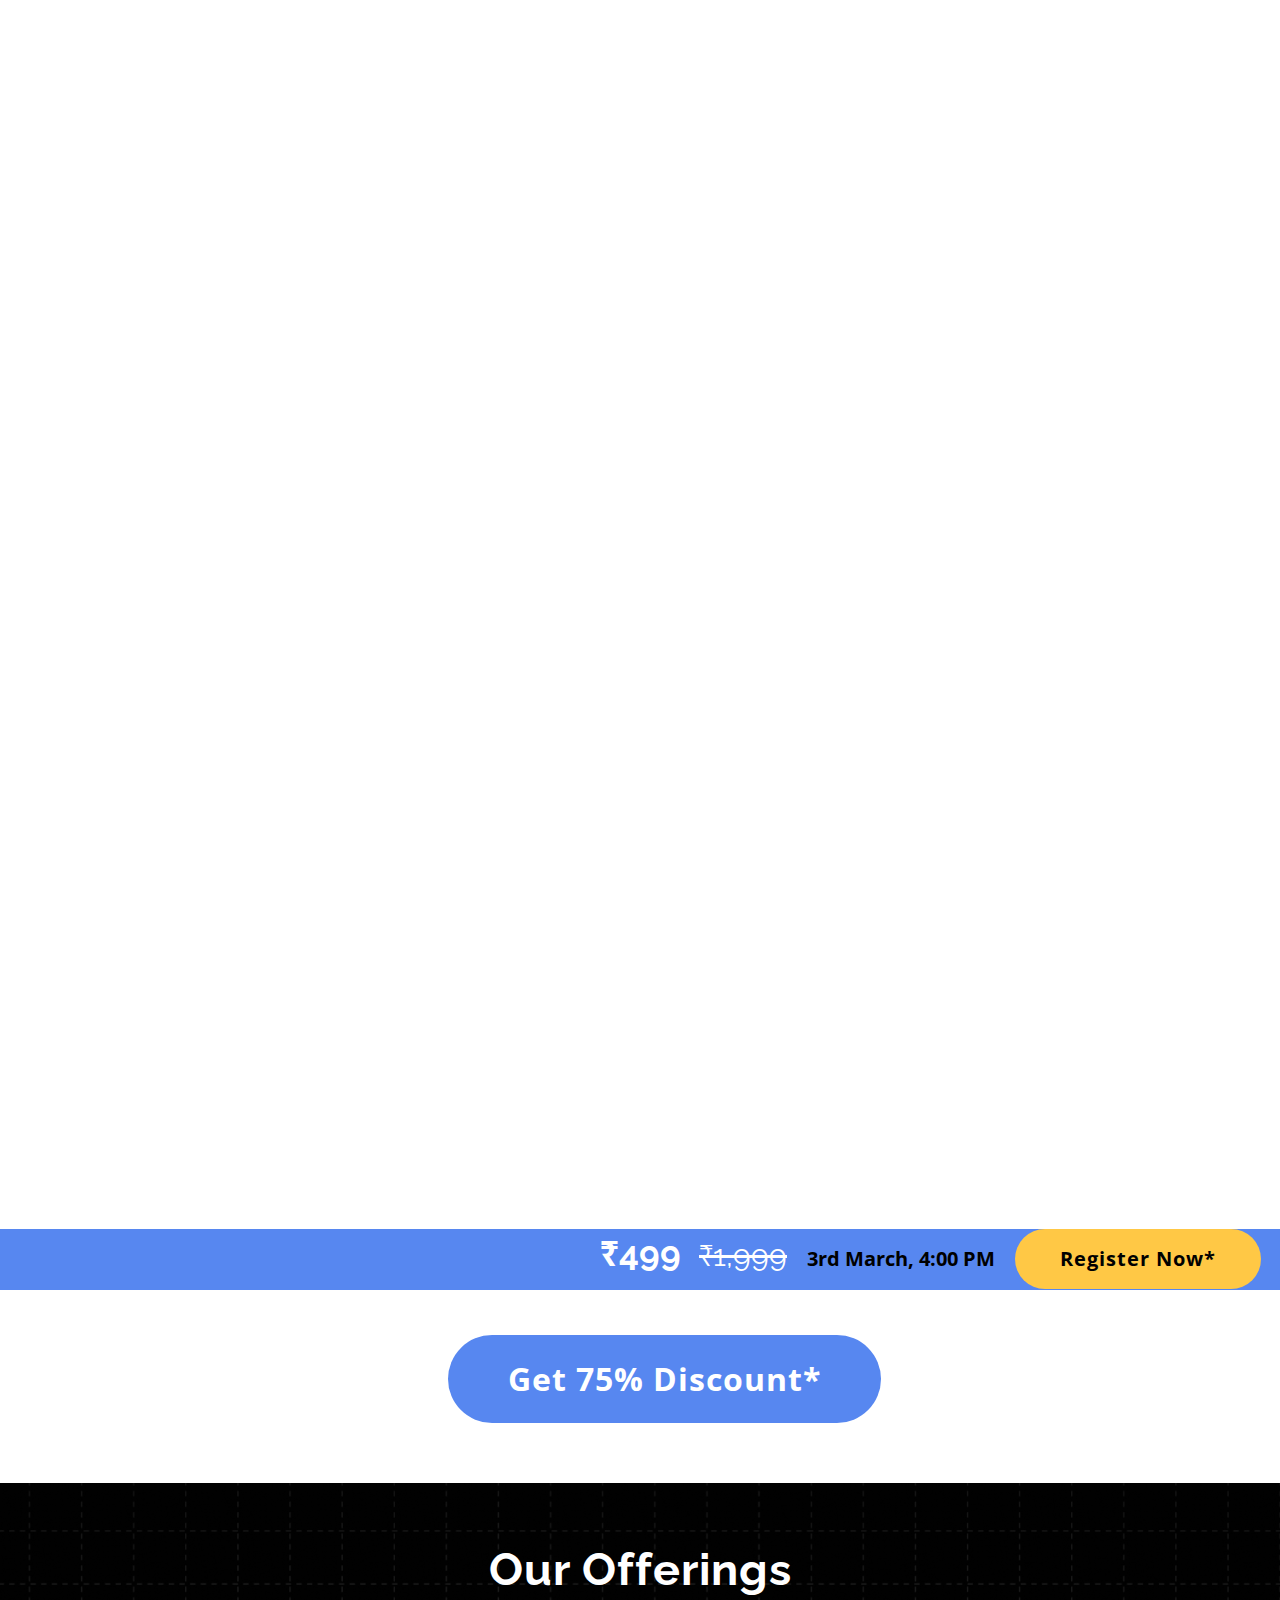
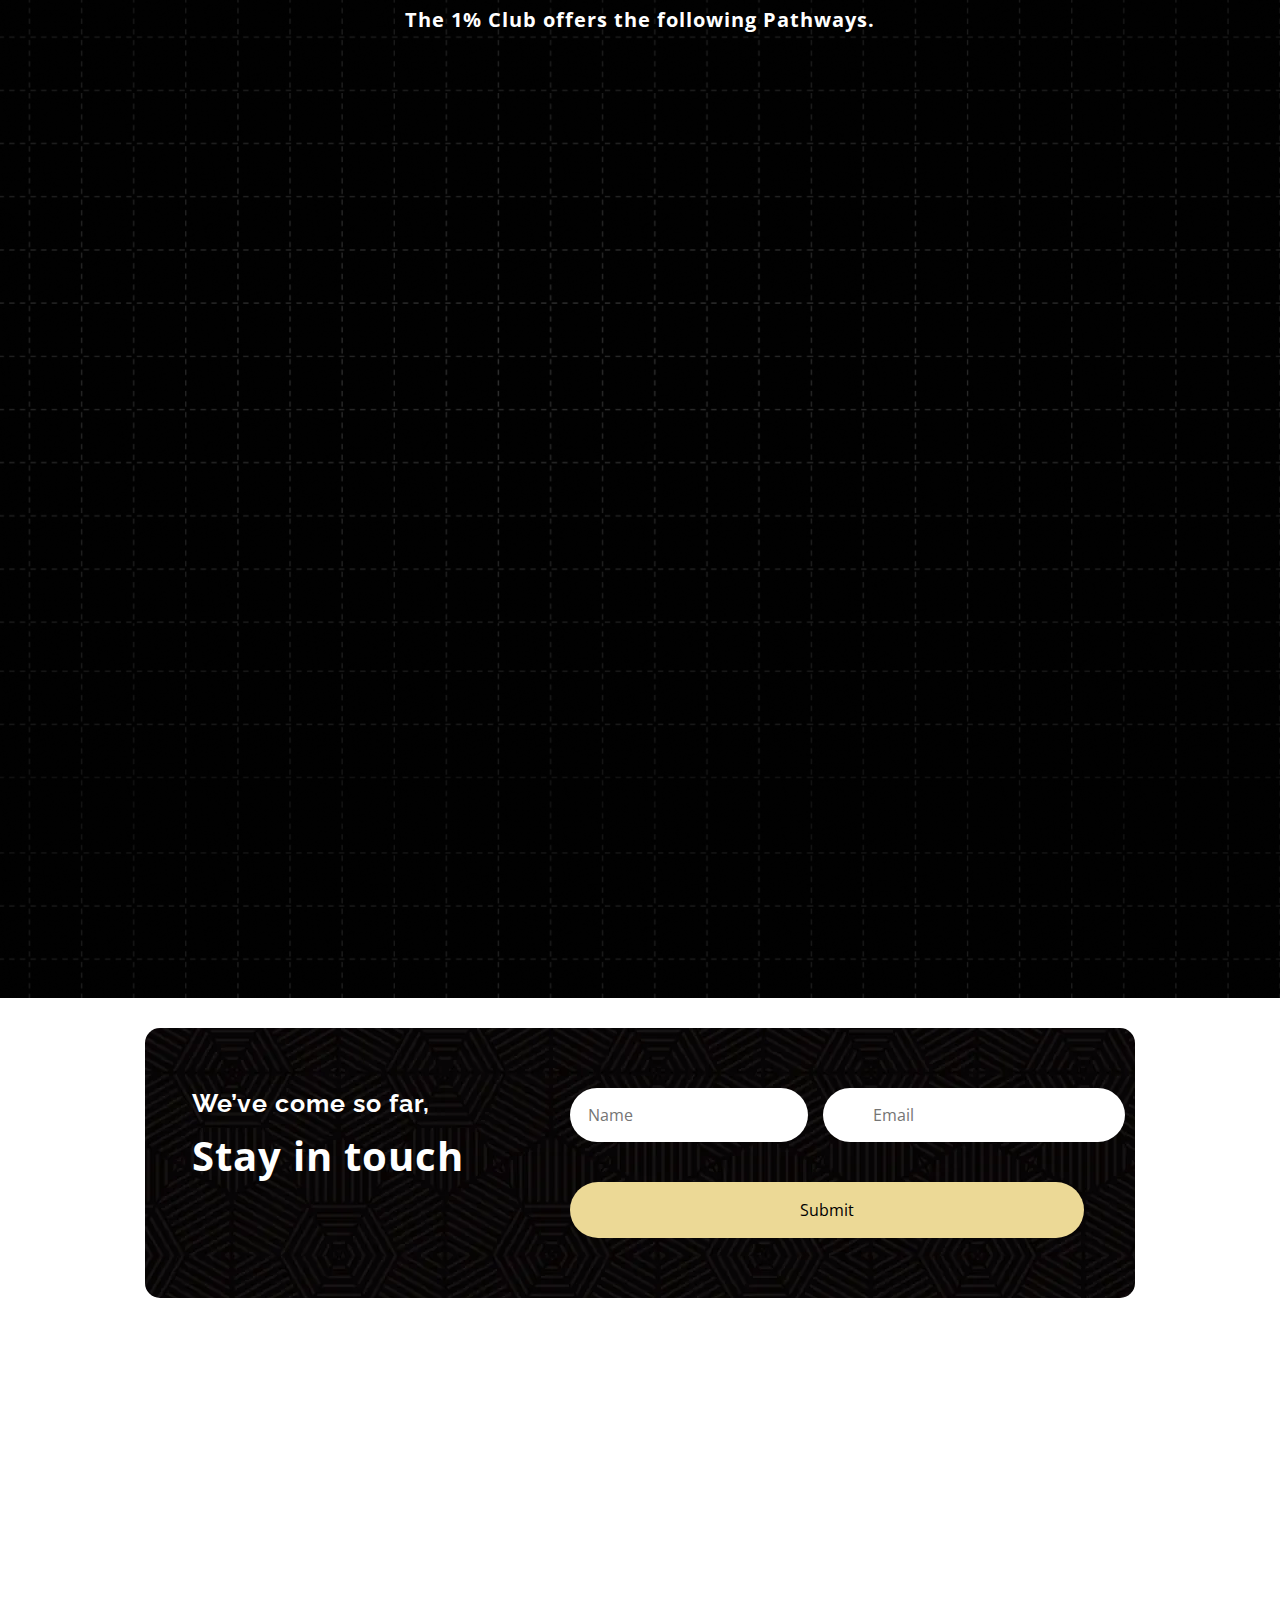
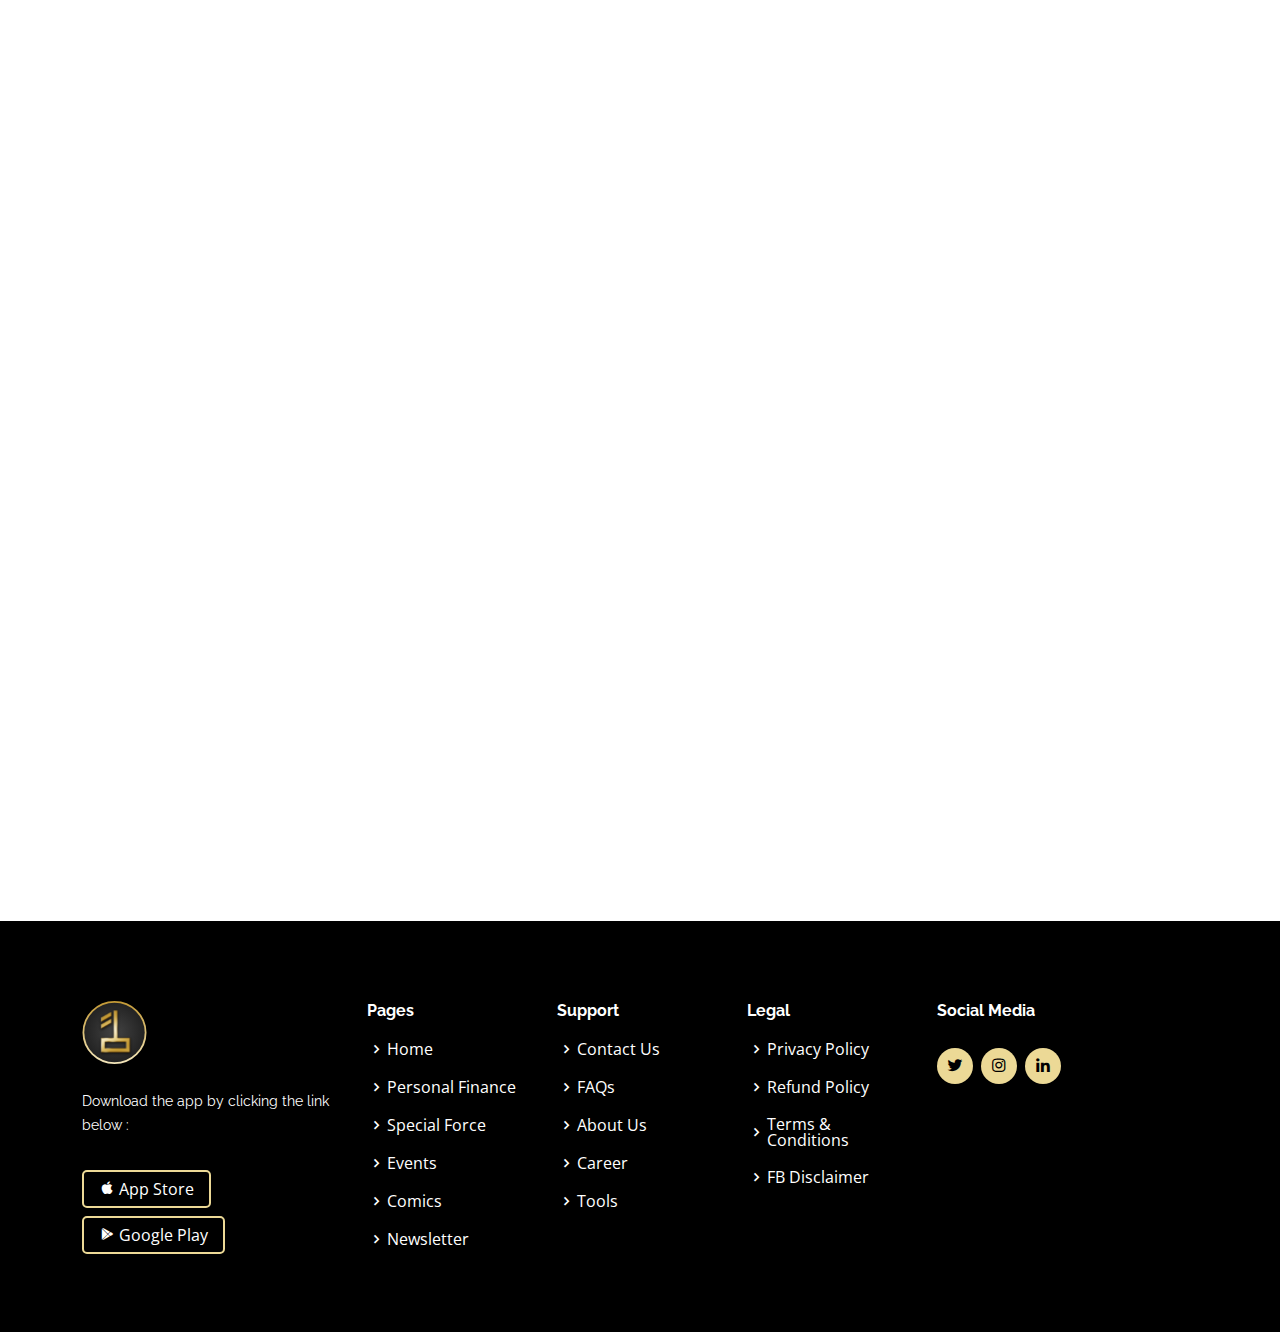
<file: coursedetails.html>
<!DOCTYPE html>
<html lang="en">

<head>
    <meta charset="utf-8">
    <meta content="width=device-width, initial-scale=1.0" name="viewport">

    <title>Course Details</title>
    <meta content="" name="description">
    <meta content="" name="keywords">

    <!-- Favicons -->
    <link href="assets/img/1% logo.svg" rel="icon">
    <link href="assets/img/apple-touch-icon.png" rel="apple-touch-icon">

    <!-- Google Fonts -->
    <link
        href="https://fonts.googleapis.com/css?family=Open+Sans:300,300i,400,400i,600,600i,700,700i|Raleway:300,300i,400,400i,500,500i,600,600i,700,700i|Poppins:300,300i,400,400i,500,500i,600,600i,700,700i"
        rel="stylesheet">

    <!-- Vendor CSS Files -->
    <link href="assets/vendor/aos/aos.css" rel="stylesheet">
    <link href="assets/vendor/bootstrap/css/bootstrap.min.css" rel="stylesheet">
    <link href="assets/vendor/bootstrap-icons/bootstrap-icons.css" rel="stylesheet">
    <link href="assets/vendor/boxicons/css/boxicons.min.css" rel="stylesheet">
    <link href="assets/vendor/glightbox/css/glightbox.min.css" rel="stylesheet">
    <link href="assets/vendor/swiper/swiper-bundle.min.css" rel="stylesheet">

    <!-- Template Main CSS File -->
    <link href="assets/css/style.css" rel="stylesheet">

</head>

<body>

    <!-- ======= Header ======= -->
    <header id="header" class="fixed-top">
        <div class="container d-flex align-items-center justify-content-between">

            <div class="logo">
                <!-- <h1><a href="index.html">1% Club</a></h1> -->
                <!-- Uncomment below if you prefer to use an image logo -->
                <a href=""><img src="assets/img/1% logo.svg" alt=""></a>
            </div>

            <nav id="navbar" class="navbar">
                <ul>
                    <li><a class="nav-link scrollto active" href="index.html">The 1% Club</a></li>
                    <li><a class="nav-link scrollto" href="PersonalFinance.html">Personal Finance</a></li>
                    <li><a class="nav-link scrollto" href="stockmarket.html">Stock Market</a></li>
                    <li><a class="nav-link scrollto" href="carrers.html">The 1% Careers</a></li>
                    <!-- <li><a class="nav-link scrollto" href="#faq">F.A.Q</a></li> -->
                    <li class="dropdown"><a href="#"><span>More</span> <i class="bi bi-chevron-down"></i></a>
                        <ul>
                            <li><a href="Events.html">Events</a></li>
                            <li><a href="Comics.html">Comics</a></li>
                            <li><a href="Newsletter.html">Newsletter</a></li>

                        </ul>
                    </li>
                    <li><a class="nav-link scrollto" href="login.html">Log in
                        </a></li>
                    <li><a class="getstarted scrollto" href="coursedetails.html">Join the Club</a></li>
                </ul>
                <i class="bi bi-list mobile-nav-toggle"></i>
            </nav><!-- .navbar -->

        </div>
    </header><!-- End Header -->

    <main id="main">

        <!-- ======= Hero Slider Section ======= -->
        <section id="hero-slider" class="hero-slider">
            <div class="container-md" data-aos="fade-in">
                <div class="row">
                    <div class="col-12">
                        <div class="swiper sliderFeaturedPosts">
                            <div class="swiper-wrapper">
                                <div class="swiper-slide">
                                    <a href="#" class="img-bg d-flex align-items-end"
                                        style="background-image: url('assets/img/crdetails3_Hero\ Fold.webp');">
                                        <div class="img-bg-inner">
                                            <h2>Personal Finance <br> <span class="color-heading">Made Simple</span>
                                            </h2>
                                            <p>Learn the science behind personal finance and easily achieve all your
                                                financial goals with peace of mind.</p>
                                            <button class="academy-footer">Book Your Seat*</button>
                                            <h6> 86.9% Seat SoldOut! </h6>
                                        </div>
                                    </a>
                                </div>

                                <div class="swiper-slide">
                                    <a href="#" class="img-bg d-flex align-items-end"
                                        style="background-image: url('assets/img/crdetails2ca_rishita_motwani_masterclass.webp');">
                                        <div class="img-bg-inner">
                                            <h2>Tax Saving
                                                <br> <span class="color-heading">Masterclass</span>
                                            </h2>
                                            <p>Learn proven tax-saving strategies and slash your tax bill in just 2
                                                Hours!</p>
                                            <button class="academy-footer">Book Your Seat*</button>
                                            <h6> 83.7% Seat SoldOut! </h6>
                                        </div>
                                    </a>
                                </div>

                                <div class="swiper-slide">
                                    <a href="#" class="img-bg d-flex align-items-end"
                                        style="background-image: url('assets/img/crdetails1_shasank_masterclass.webp');">
                                        <div class="img-bg-inner">
                                            <h2>Stock Market <br> <span class="color-heading">Made Simple In
                                                    2 Hours </span> ⚡️</h2>
                                            <p>Ever wondered if there was a simple and effective way of identifying
                                                multi-bagger stocks in 2024?</p>
                                            <button class="academy-footer">Book Your Seat*</button>
                                            <h6> 88.4% Seat SoldOut! </h6>
                                        </div>
                                    </a>
                                </div>
                            </div>
                            <div class="custom-swiper-button-next">
                                <span class="bi-chevron-right"></span>
                            </div>
                            <div class="custom-swiper-button-prev">
                                <span class="bi-chevron-left"></span>
                            </div>

                            <div class="swiper-pagination"></div>
                        </div>
                    </div>
                </div>
            </div>
        </section><!-- End Hero Slider Section -->


        <!-- =======Yearly Plan Section Start ======= -->

        <section class="yearly-plan">
            <div class="container">
                <div class="plan-content">
                    <h5>Yearly Plan</h5>
                    <h2>₹365</h2>
                    <button class="signup-button">Sign up now!</button>
                </div>
            </div>
        </section>
        <!-- =======Yearly Plan Section End ======= -->

        <!-- =======Stock Market Made Simple Section ======= -->
        <section class="category-section">
            <div class="container" data-aos="fade-up">

                <div class="section-header d-flex justify-content-between align-items-center mb-5">
                    <h2>Stock Market Made Simple <br><span class="b-text">With Shashank Udupa</span></h2>
                    <div><a href="#" class="more">See All Stock Market</a></div>
                </div>

                <div class="row">
                    <div class="col-md-9">

                        <div class="d-lg-flex post-entry-2">
                            <a href="#" class="me-4 thumbnail mb-4 mb-lg-0 d-inline-block">
                                <img src="assets/img/stocks_Hero Fold - State 7.png" alt="" class="img-culture"
                                    style="width: 100%;">
                            </a>
                            <div>
                                <div class="post-meta"><span class="date">Stock Market Made Simple</span><span
                                        class="mx-1">&bullet;</span></div>
                                <p>Ever wondered if there was a simple and effective way of identifying multi-bagger
                                    stocks in 2024?
                                    You'll have the power to create your own investment portfolio that perfectly aligns
                                    with your financial goals and risk tolerance. It's all about investing on your
                                    terms!
                                </p>
                                <div class="d-flex align-items-center author">
                                    <div class="photo"><img src="assets/img/Profile - Shasanak.png" alt=""
                                            class="img-fluid">
                                    </div>
                                    <div class="name">
                                        <h3 class="m-0 p-0">Shashank Udupa</h3>
                                    </div>
                                </div>
                            </div>
                        </div>

                        <div class="row">
                            <div class="col-lg-4">
                                <div class="post-entry-1 border-bottom">
                                    <a href="#"><img src="assets/img/Shashank1-p-500.webp" alt="" class="img-culture"
                                            style="width: 100%;"></a>
                                    <div class="post-meta"><span class="date">Stock Market</span><span
                                            class="mx-1">&bullet;</span> </div>
                                    <h2 class="mb-2"><a href="#">11 Work From Home Part-Time Jobs You Can
                                            Do Now</a></h2>
                                    <span class="author mb-3 d-block">Shashank Udupa</span>
                                    <p class="mb-4 d-block">Do you always wonder which stock to pick and whether it will
                                        be a good investment or not? If yes, then this excel sheet will help you pick
                                        good stocks within 10 minutes.</p>
                                </div>

                                <div class="post-entry-1">
                                    <div class="post-meta"><span class="date">Stock Market</span><span
                                            class="mx-1">&bullet;</span> </div>
                                    <h2 class="mb-2"><a href="#">5 Great Stock Tips for Female
                                            Founders</a></h2>
                                    <span class="author mb-3 d-block">Shashank Udupa</span>
                                </div>
                            </div>
                            <div class="col-lg-8">
                                <div class="post-entry-1">
                                    <a href="#"><img src="assets/img/Shashank2-p-500.webp" alt="" class="img-culture"
                                            style="width: 100%;"></a>
                                    <div class="post-meta"><span class="date">Stock Market</span><span
                                            class="mx-1">&bullet;</span></div>
                                    <h2 class="mb-2"><a href="#">How to Avoid Distraction and Stay
                                            Focused During Video Calls?</a></h2>
                                    <span class="author mb-3 d-block">Shashank Udupa</span>
                                    <p class="mb-4 d-block">Lorem ipsum dolor sit, amet consectetur adipisicing elit.
                                        Vero temporibus repudiandae, inventore pariatur numquam cumque possimus</p>
                                </div>
                            </div>
                        </div>
                    </div>

                    <div class="col-md-3">
                        <div class="post-entry-1 border-bottom">
                            <div class="post-meta"><span class="date">Stock Market</span> <span
                                    class="mx-1">&bullet;</span>
                                <span>Jul 5th '22</span>
                            </div>
                            <h2 class="mb-2"><a href="#">How to Avoid Distraction and Stay Focused During
                                    Video Calls?</a></h2>
                            <span class="author mb-3 d-block">Shashank Udupa</span>
                        </div>

                        <div class="post-entry-1 border-bottom">
                            <div class="post-meta"><span class="date">Stock Market</span> <span
                                    class="mx-1">&bullet;</span>
                            </div>
                            <h2 class="mb-2"><a href="#">Start investing as a student and learn
                                    compounding fast, learn strategies and watch those investments grow.</a></h2>
                            <span class="author mb-3 d-block">Shashank Udupa</span>
                        </div>

                        <div class="post-entry-1 border-bottom">
                            <div class="post-meta"><span class="date">Stock Market</span> <span
                                    class="mx-1">&bullet;</span>

                            </div>
                            <h2 class="mb-2"><a href="#">9 Half-up/half-down Hairstyles for Long and
                                    Medium Hair</a></h2>
                            <span class="author mb-3 d-block">Shashank Udupa</span>
                        </div>

                        <div class="post-entry-1 border-bottom">
                            <div class="post-meta"><span class="date">Stock Market</span> <span
                                    class="mx-1">&bullet;</span>

                            </div>
                            <h2 class="mb-2"><a href="#">Stocks handling And Pregnancy: A Working Mom’s
                                    Guide</a></h2>
                            <span class="author mb-3 d-block">Shashank Udupa</span>
                        </div>

                        <div class="post-entry-1 border-bottom">
                            <div class="post-meta"><span class="date">Stock Market</span> <span
                                    class="mx-1">&bullet;</span>

                            </div>
                            <h2 class="mb-2"><a href="#">Working professional
                                    Get access to tools and shortcuts so you can take control and never run behind your
                                    bills.</a></h2>
                            <span class="author mb-3 d-block">Shashank Udupa</span>
                        </div>

                        <div class="post-entry-1 border-bottom">
                            <div class="post-meta"><span class="date">Stock Market</span> <span
                                    class="mx-1">&bullet;</span>

                            </div>
                            <h2 class="mb-2"><a href="#">Business Owner
                                    Learn the ins-and-outs of making the most of your money and ensuring peace of mind
                                    even in bad times.</a></h2>
                            <span class="author mb-3 d-block">Shashank Udupa</span>
                        </div>
                    </div>
                </div>
            </div>
            <div class="register-now">
                <div class="flex-left">
                    <img src="assets/img/club_shashank_udupa_masterclass_lanscape-p-500.webp" loading="lazy" alt=""
                        class="regiter-now-img">
                    <div class="register-price">
                        <h3 class="register-heading">₹299 <span class="text-span-10">₹1,999</span></h3>
                        <p class="register-pr"><strong>2nd March, 5:00 PM</strong></p>
                        <button class="registernow-btn">Register Now*</button>
                    </div>
                </div>
            </div>
            <button class="coursedetails-btn">Get 75% Discount*</button>
        </section><!-- End Stock Market Made Simple Section -->

        <!-- =======Tax Saving Masterclass Category Section Start ======= -->
        <section class="category-section">
            <div class="container" data-aos="fade-up">

                <div class="section-header d-flex justify-content-between align-items-center mb-5">
                    <h2>Tax Saving
                        Masterclass <br><span class="b-text">With CA Rishita Motwani</span>
                    </h2>
                    <div><a href="#" class="more">See All Tax Saving
                            Masterclass</a></div>
                </div>

                <div class="row">
                    <div class="col-md-9 order-md-2">

                        <div class="d-lg-flex post-entry-2">
                            <a href="#" class="me-4 thumbnail d-inline-block mb-4 mb-lg-0">
                                <img src="assets/img/club_ca_rishita_motwani_meet_your_mentor-p-800.webp" alt=""
                                    class="img-taxsaving" style="width: 100%;">
                            </a>
                            <div>
                                <div class="post-meta"><span class="date">Tax Saving</span> <span
                                        class="mx-1">&bullet;</span></div>
                                <p>Explore income sources, learn key terms (CTC, take-home salary, allowances,),
                                    discover tax-saving strategies (LTA, PF, HRA, home loan benefits), understand taxes
                                    related to business, profession, capital gains (property, ornaments, investments),
                                    and optimize savings through deductions (Sections 54, 54F, 80C, 80D, 80E).
                                </p>
                                <div class="d-flex align-items-center author">
                                    <div class="photo"><img src="assets/img/dp 1 (1)-p-500.png" alt=""
                                            class="img-fluid">
                                    </div>
                                    <div class="name">
                                        <h3 class="m-0 p-0">CA Rishita Motwani</h3>
                                    </div>
                                </div>
                            </div>
                        </div>

                        <div class="row">
                            <div class="col-lg-4">
                                <div class="post-entry-1 border-bottom">
                                    <a href="#"><img src="assets/img/rishita_self_image.webp" alt=""
                                            class="img-taxsaving" style="width: 100%;"></a>
                                    <div class="post-meta"><span class="date">Tax Saving</span> <span
                                            class="mx-1">&bullet;</span></div>
                                    <h2 class="mb-2"><a href="#">Advance Tax & Old vs New Tax Regime</a>
                                    </h2>
                                    <span class="author mb-3 d-block">CA Rishita Motwani</span>
                                    <p class="mb-4 d-block">Find out the good things about Advance Tax – it's a system
                                        that makes paying taxes easier. Then, understand what your responsibilities are
                                        in both the old and new tax regimes and figure out which one works better for
                                        you.</p>
                                </div>

                                <div class="post-entry-1">
                                    <div class="post-meta"><span class="date">Tax Saving</span> <span
                                            class="mx-1">&bullet;</span></div>
                                    <h2 class="mb-2"><a href="#">5 Great Tax Savings Tips for
                                            Founders</a></h2>
                                    <span class="author mb-3 d-block">CA Rishita Motwani</span>
                                </div>
                            </div>
                            <div class="col-lg-8">
                                <div class="post-entry-1">
                                    <a href="#"><img src="assets/img/rishita_ankoor_wariku.webp" alt=""
                                            class="img-taxsaving" style="width: 100%;"></a>
                                    <div class="post-meta"><span class="date">Tax Saving</span> <span
                                            class="mx-1">&bullet;</span></div>
                                    <h2 class="mb-2"><a href="#">How to Avoid Distraction and Stay
                                            Focused During Masterclass ?</a></h2>
                                    <span class="author mb-3 d-block">CA Rishita Motwani</span>
                                    <p class="mb-4 d-block">Learn proven tax-saving strategies and slash your tax bill
                                        in just 2 Hours!</p>
                                </div>
                            </div>
                        </div>
                    </div>
                    <div class="col-md-3">
                        <div class="post-entry-1 border-bottom">
                            <div class="post-meta"><span class="date">Tax Saving</span> <span
                                    class="mx-1">&bullet;</span>
                            </div>
                            <h2 class="mb-2"><a href="#">Insights to Real Life Scenarios?</a></h2>
                            <span class="author mb-3 d-block">CA Rishita Motwani</span>
                        </div>

                        <div class="post-entry-1 border-bottom">
                            <div class="post-meta"><span class="date">Tax Saving</span> <span
                                    class="mx-1">&bullet;</span>
                            </div>
                            <h2 class="mb-2"><a href="#">17 Law of Tax in Layers That
                                    Will Inspire Your New Tax saving</a></h2>
                            <span class="author mb-3 d-block">CA Rishita Motwani</span>
                        </div>

                        <div class="post-entry-1 border-bottom">
                            <div class="post-meta"><span class="date">Tax Saving</span> <span
                                    class="mx-1">&bullet;</span>
                            </div>
                            <h2 class="mb-2"><a href="#">Clear, practical, and effective
                                    recommendations</a></h2>
                            <span class="author mb-3 d-block">CA Rishita Motwani</span>
                        </div>

                        <div class="post-entry-1 border-bottom">
                            <div class="post-meta"><span class="date">Tax Saving</span> <span
                                    class="mx-1">&bullet;</span>

                            </div>
                            <h2 class="mb-2"><a href="#">Always taking initiative and interest</a></h2>
                            <span class="author mb-3 d-block">CA Rishita Motwani</span>
                        </div>

                        <div class="post-entry-1 border-bottom">
                            <div class="post-meta"><span class="date">Tax Saving</span> <span
                                    class="mx-1">&bullet;</span>

                            </div>
                            <h2 class="mb-2"><a href="#">Tax Harvesting & Filing</a></h2>
                            <span class="author mb-3 d-block">CA Rishita Motwani</span>
                        </div>

                        <div class="post-entry-1 border-bottom">
                            <div class="post-meta"><span class="date">Tax Saving</span> <span
                                    class="mx-1">&bullet;</span>

                            </div>
                            <h2 class="mb-2"><a href="#">10 Life-Changing Hacks Every Organization Should
                                    Know</a></h2>
                            <span class="author mb-3 d-block">CA Rishita Motwani</span>
                        </div>
                    </div>
                </div>
            </div>
            <div class="register-now">
                <div class="flex-left">
                    <img src="assets/img/landscapeclub_ca_rishita_motwani_masterclass_cta-p-500.webp" loading="lazy"
                        alt="" class="regiter-now-img">
                    <div class="register-price">
                        <h3 class="register-heading">₹299 <span class="text-span-10">₹1,999</span></h3>
                        <p class="register-pr"><strong>25th February, 4 PM</strong></p>
                        <button class="registernow-btn">Register Now*</button>
                    </div>
                </div>
            </div>
            <button class="coursedetails-btn">Get 75% Discount*</button>
        </section><!-- End Tax Saving Masterclass Category Section -->

        <!-- =======Personal Finance Made Simple Category Section ======= -->
        <section class="category-section">
            <div class="container" data-aos="fade-up">

                <div class="section-header d-flex justify-content-between align-items-center mb-5">
                    <h2>Personal Finance
                        Made
                        Simple <br><span class="b-text">With Sharan Hegde</span></h2>
                    <div><a href="#" class="more">See All Personal Finance</a></div>
                </div>

                <div class="row g-5">
                    <div class="col-lg-4">
                        <div class="post-entry-1 lg">
                            <a href="#"><img src="assets/img/Hero Fold -State 4.webp" alt="" class="img-finance"
                                    style="width: 100%;"></a>
                            <div class="post-meta"><span class="date">Personal Finance</span> <span
                                    class="mx-1">&bullet;</span></div>
                            <h2><a href="#">Financial Organiser Tool Walkthrough</a></h2>
                            <p class="mb-4 d-block">A tool to help you organise important details about your existing
                                finances such as investments, insurance, credit cards, loans, property documents.</p>

                            <div class="d-flex align-items-center author">
                                <div class="photo"><img src="assets/img/Profile - Sharan.webp" alt="" class="img-fluid">
                                </div>
                                <div class="name">
                                    <h3 class="m-0 p-0">Sharan Hegde</h3>
                                </div>
                            </div>
                        </div>

                        <div class="post-entry-1 border-bottom">
                            <div class="post-meta"><span class="date">Personal Finance</span> <span
                                    class="mx-1">&bullet;</span></div>
                            <h2 class="mb-2"><a href="#">Calculating your Retirement Money</a></h2>
                            <span class="author mb-3 d-block">Sharan Hegde</span>
                        </div>

                        <div class="post-entry-1">
                            <div class="post-meta"><span class="date">Personal Finance</span> <span
                                    class="mx-1">&bullet;</span></div>
                            <h2 class="mb-2"><a href="#">When should you buy a home?</a></h2>
                            <span class="author mb-3 d-block">Sharan Hegde</span>
                        </div>

                    </div>

                    <div class="col-lg-8">
                        <div class="row g-5">
                            <div class="col-lg-4 border-start custom-border">
                                <div class="post-entry-1">
                                    <a href="#"><img src="assets/img/sashi_Vectors-Wrapper.svg" alt=""
                                            class="img-finance" style="width: 100%;"></a>
                                    <div class="post-meta"><span class="date">Personal Finance</span> <span
                                            class="mx-1">&bullet;</span></div>
                                    <h2><a href="#">Asset Allocation</a></h2>
                                </div>
                                <div class="post-entry-1">
                                    <a href="#"><img src="assets/img/sashi3_Vectors-Wrapper.svg" alt=""
                                            class="img-finance" style="width: 100%;"></a>
                                    <div class="post-meta"><span class="date">Personal Finance</span> <span
                                            class="mx-1">&bullet;</span></div>
                                    <h2><a href="#">How to Avoid Distraction and Stay Focused During
                                            Video Calls?</a></h2>
                                </div>
                                <div class="post-entry-1">
                                    <a href="#"><img src="assets/img/sashi2_Vectors-Wrapper.svg" alt=""
                                            class="img-finance" style="width: 100%;"></a>
                                    <div class="post-meta"><span class="date">Personal Finance</span> <span
                                            class="mx-1">&bullet;</span></div>
                                    <h2><a href="#">Why Craigslist Tampa Is One of The Most Interesting
                                            Places On the Web?</a></h2>
                                </div>
                            </div>
                            <div class="col-lg-4 border-start custom-border">
                                <div class="post-entry-1">
                                    <a href="#"><img src="assets/img/Sharan_Module1_Masterclass_Recap-p-500.webp" alt=""
                                            class="img-finance" style="width: 100%;"></a>
                                    <div class="post-meta"><span class="date">Personal Finance</span> <span
                                            class="mx-1">&bullet;</span></div>
                                    <h2><a href="#">6 Easy Steps To Create Your Own Finance
                                        </a></h2>
                                </div>
                                <div class="post-entry-1">
                                    <a href="#"><img
                                            src="assets/img/Sharan_Module2_Financial_Planning_Intermediate-p-1600.webp"
                                            alt="" class="img-finance" style="width: 100%;"></a>
                                    <div class="post-meta"><span class="date">Personal Finance</span> <span
                                            class="mx-1">&bullet;</span></div>
                                    <h2><a href="#">10 Life-Changing Hacks Every Working</a></h2>
                                </div>
                                <div class="post-entry-1">
                                    <a href="#"><img src="assets/img/Sharan_Module5_Life_Insurance_Planning-p-1600.webp"
                                            alt="" class="img-finance" style="width: 100%;"></a>
                                    <div class="post-meta"><span class="date">Personal Finance</span> <span
                                            class="mx-1">&bullet;</span></div>
                                    <h2><a href="#">5 Great Tips for Personal Finance</a></h2>
                                </div>
                            </div>
                            <div class="col-lg-4">

                                <div class="post-entry-1 border-bottom">
                                    <div class="post-meta"><span class="date">Personal Finance</span> <span
                                            class="mx-1">&bullet;</span></div>
                                    <h2 class="mb-2"><a href="#">How to Avoid Distraction and Stay
                                            Focused During Video Calls?</a></h2>
                                    <span class="author mb-3 d-block">Sharan Hegde</span>
                                </div>

                                <div class="post-entry-1 border-bottom">
                                    <div class="post-meta"><span class="date">Personal Finance</span> <span
                                            class="mx-1">&bullet;</span></div>
                                    <h2 class="mb-2"><a href="#">Investing in Gold and US Equity</a></h2>
                                    <span class="author mb-3 d-block">Sharan Hegde</span>
                                </div>

                                <div class="post-entry-1 border-bottom">
                                    <div class="post-meta"><span class="date">Personal Finance</span> <span
                                            class="mx-1">&bullet;</span></div>
                                    <h2 class="mb-2"><a href="#">Insurance Scam case Study</a></h2>
                                    <span class="author mb-3 d-block">Sharan Hegde</span>
                                </div>

                                <div class="post-entry-1 border-bottom">
                                    <div class="post-meta"><span class="date">Personal Finance</span> <span
                                            class="mx-1">&bullet;</span></div>
                                    <h2 class="mb-2"><a href="#">How will I get the Finance?</a></h2>
                                    <span class="author mb-3 d-block">Sharan Hegde</span>
                                </div>

                                <div class="post-entry-1 border-bottom">
                                    <div class="post-meta"><span class="date">Personal Finance</span> <span
                                            class="mx-1">&bullet;</span></div>
                                    <h2 class="mb-2"><a href="#">Mutual Funds are complicated</a></h2>
                                    <span class="author mb-3 d-block">Sharan Hegde</span>
                                </div>

                                <div class="post-entry-1 border-bottom">
                                    <div class="post-meta"><span class="date">Personal Finance</span> <span
                                            class="mx-1">&bullet;</span></div>
                                    <h2 class="mb-2"><a href="#">Where all should I invest?</a></h2>
                                    <span class="author mb-3 d-block">Sharan Hegde</span>
                                </div>

                            </div>
                        </div>
                    </div>

                </div> <!-- End .row -->
            </div>
            <div class="register-now">
                <div class="flex-left">
                    <img src="assets/img/landscapeclub_sharan_hedge_registernow_cta-p-500.webp" loading="lazy" alt=""
                        class="regiter-now-img">
                    <div class="register-price">
                        <h3 class="register-heading">₹499 <span class="text-span-10">₹1,999</span></h3>
                        <p class="register-pr"><strong>3rd March, 4:00 PM</strong></p>
                        <button class="registernow-btn">Register Now*</button>
                    </div>
                </div>
            </div>
            <button class="coursedetails-btn">Get 75% Discount*</button>
        </section><!-- End Lifestyle Category Section -->

        <!-- ======= Pricing Section ======= -->
        <section id="pricing" class="pricing">
            <div class="container">
                <div class="section-title-pricing">
                    <h2>Our Offerings</h2>
                    <p>The 1% Club offers the following Pathways.</p>
                </div>
                <div class="row no-gutters">
                    <div class="col-lg-4 box" data-aos="fade-right">
                        <img src="assets/img/club-pathways-shashank-udupa-p-500.webp" alt="">
                        <h3>Stock Market <br>
                            Pathway</h3>
                        <!-- <h4>$0<span>per month</span></h4> -->
                        <ul>
                            <li><i class="bx bx-check"></i> Stock Market Wizardry by Shashank Udupa</li>
                            <li><i class="bx bx-check"></i> Access to Newsletter</li>
                            <li><i class="bx bx-check"></i> Access to 25+ Financial Tools</li>
                            <li><i class="bx bx-check"></i> Access to Events</li>
                            <li><i class="bx bx-check"></i> Access to The 1% Club App</li>
                        </ul>
                        <a href="#" class="get-started-btn">Join the Club</a>
                    </div>

                    <div class="col-lg-4 box featured" data-aos="fade-up">
                        <button class="reccomand-btn">RECOMMENDED</button>
                        <img src="assets/img/club_pathways_sharan-hegde_ca-rishita-motwani-p-500.webp" alt="">
                        <h3>Personal Finance <br> Pathway</h3>
                        <!-- <h4>$29<span>per month</span></h4> -->
                        <ul>
                            <li><i class="bx bx-check"></i> Personal Finance Mastery by Sharan Hegde</li>
                            <li><i class="bx bx-check"></i> Tax Saving Strategy by CA Rishita Motwani</li>
                            <li><i class="bx bx-check"></i> Access to Events</li>
                            <li><i class="bx bx-check"></i> Access to The 1% Club App</li>
                            <li><i class="bx bx-check"></i> Access to Newsletter</li>
                        </ul>
                        <a href="#" class="get-started-btn">Join the Club</a>
                    </div>

                    <div class="col-lg-4 box" data-aos="fade-left">
                        <img src="assets/img/club_pathways_shashank-udupa_sharan-hegde_ca-rishita-motwani-p-500.webp"
                            alt="">
                        <h3>Pro <br>
                            Pathway</h3>
                        <!-- <h4>$49<span>per month</span></h4> -->
                        <ul>
                            <li><i class="bx bx-check"></i> Personal Finance Mastery by Sharan Hegde</li>
                            <li><i class="bx bx-check"></i> Tax Saving Strategy by CA Rishita Motwani</li>
                            <li><i class="bx bx-check"></i> Stock Market Wizardry by Shashank Udupa</li>
                            <li><i class="bx bx-check"></i> Access to Events</li>
                            <li><i class="bx bx-check"></i> Access to The 1% Club App</li>
                        </ul>
                        <a href="#" class="get-started-btn">Join the Club</a>
                    </div>

                </div>

            </div>
        </section><!-- End Pricing Section -->

        <!-- =======get-in-touch Section Start ======= -->
        <section class="get-in-touch">
            <div class="container">
                <div class="row d-flex justify-content-center ">
                    <div class="col-lg-5 col-12">
                        <div class="g-content">
                            <h4>We’ve come so far,</h4>
                            <p>Stay in touch</p>
                        </div>
                    </div>
                    <div class="col-lg-7 col-12">
                        <div class="g-form">
                            <form action="" method="post" style="display: flex;">
                                <input type="name" name="name" placeholder="Name">
                                <input type="email" name="email" placeholder="Email">
                            </form>
                            <input type="submit" value="Submit">
                        </div>
                    </div>
                </div>
            </div>
        </section>

        <!-- =======get-in-touch Section End ======= -->

        <!-- ======= Frequently Asked Questions Section Start======= -->
        <section id="faq" class="faq section-bg">
            <div class="container" data-aos="fade-up">

                <div class="section-title">
                    <h2>FAQs</h2>
                </div>

                <div class="accordion-list">
                    <ul>
                        <li data-aos="fade-up">
                            <i class="bx bx-help-circle icon-help"></i> <a data-bs-toggle="collapse" class="collapse"
                                data-bs-target="#accordion-list-1">What is The 1% Club?<i
                                    class="bx bx-chevron-down icon-show"></i><i
                                    class="bx bx-chevron-up icon-close"></i></a>
                            <div id="accordion-list-1" class="collapse show" data-bs-parent=".accordion-list">
                                <p>
                                    The 1% club is a members only community of finance enthusiasts and people who want
                                    to take control of their finances and achieve financial independence.
                                    Achieving the top 1% is challenging, but as a community, it's easier to fill gaps,
                                    plan, invest and implement your financial goals and gain independence. How do we do
                                    this, you ask? <br>
                                    1. <strong>Finance Academy:</strong> With over 12+ hours of modules made by top
                                    creators, unlock your
                                    journey to retire early.
                                    <br>2. <strong>Events:</strong> Expand your professional circle, meet impressive
                                    individuals and have
                                    fun
                                    at our Meetups.
                                    <br>3. <strong>Community App:</strong> Find accountability partners, engage in Q&A,
                                    find jobs,
                                    discover
                                    events and stay updated with daily finance news.
                                    <br>4. <strong>Financial Tools:</strong> From planning your financial goals to
                                    investing your money,
                                    our
                                    12 proprietary tools help you customize your unique pathway towards financial
                                    independence.
                                </p>
                            </div>
                        </li>

                        <li data-aos="fade-up" data-aos-delay="100">
                            <i class="bx bx-help-circle icon-help"></i> <a data-bs-toggle="collapse"
                                data-bs-target="#accordion-list-2" class="collapsed">How different is the 1% club from
                                other membership or programs?<i class="bx bx-chevron-down icon-show"></i><i
                                    class="bx bx-chevron-up icon-close"></i></a>
                            <div id="accordion-list-2" class="collapse" data-bs-parent=".accordion-list">
                                <p>
                                    The 1% Club is one of India's largest finance communities. We offer more than just a
                                    course. As a lifetime membership, you gain access to offline events across India, a
                                    lively social media platform connecting finance enthusiasts, and the latest
                                    financial news. With a focus on implementing knowledge through our financial tools,
                                    our community is comprised of experienced members who excel in their fields, earning
                                    over 10 lakh per year.
                                </p>
                            </div>
                        </li>

                        <li data-aos="fade-up" data-aos-delay="200">
                            <i class="bx bx-help-circle icon-help"></i> <a data-bs-toggle="collapse"
                                data-bs-target="#accordion-list-3" class="collapsed">How much time will I take to
                                complete the course?<i class="bx bx-chevron-down icon-show"></i><i
                                    class="bx bx-chevron-up icon-close"></i></a>
                            <div id="accordion-list-3" class="collapse" data-bs-parent=".accordion-list">
                                <p>
                                    We recommend completing the course within one month to allow ample time for
                                    developing your personalized plan. However, it is a self-paced course, allowing you
                                    to adjust it according to your availability. Some community members have even
                                    finished it over a week.
                                </p>
                            </div>
                        </li>

                        <li data-aos="fade-up" data-aos-delay="300">
                            <i class="bx bx-help-circle icon-help"></i> <a data-bs-toggle="collapse"
                                data-bs-target="#accordion-list-4" class="collapsed">How can I network with other
                                community members? <i class="bx bx-chevron-down icon-show"></i><i
                                    class="bx bx-chevron-up icon-close"></i></a>
                            <div id="accordion-list-4" class="collapse" data-bs-parent=".accordion-list">
                                <p>
                                    Connect, collaborate, and experience the power of our active community members on
                                    the app! Post your questions or seek assistance while enjoying their unwavering
                                    support. And the best part? Meet them in person to forge even stronger bonds.
                                </p>
                            </div>
                        </li>

                        <li data-aos="fade-up" data-aos-delay="400">
                            <i class="bx bx-help-circle icon-help"></i> <a data-bs-toggle="collapse"
                                data-bs-target="#accordion-list-5" class="collapsed">How can I get access to the
                                community?<i class="bx bx-chevron-down icon-show"></i><i
                                    class="bx bx-chevron-up icon-close"></i></a>
                            <div id="accordion-list-5" class="collapse" data-bs-parent=".accordion-list">
                                <p>
                                    You can download The 1% Club app on google play store or App store. Find
                                    accountability partners, engage in Q&A, discover events, and stay updated with the
                                    latest finance news on the app.
                                </p>
                            </div>
                        </li>

                        <li data-aos="fade-up" data-aos-delay="400">
                            <i class="bx bx-help-circle icon-help"></i> <a data-bs-toggle="collapse"
                                data-bs-target="#accordion-list-5" class="collapsed">Do I need to have a prior finance
                                knowledge before accessing the program?<i class="bx bx-chevron-down icon-show"></i><i
                                    class="bx bx-chevron-up icon-close"></i></a>
                            <div id="accordion-list-5" class="collapse" data-bs-parent=".accordion-list">
                                <p>
                                    Not necessarily. We have designed the program in a way that its completely jargon
                                    free, our program moderators use tools and techniques that are easily comprehensible
                                    Easy for beginners
                                    Learning curve for intermediates
                                </p>
                            </div>
                        </li>

                    </ul>
                </div>

            </div>
        </section><!-- End Frequently Asked Questions Section -->
    </main>

    <!-- ======= Footer ======= -->
    <footer id="footer">
        <div class="footer-top">
            <div class="container">
                <div class="row">

                    <div class="col-lg-3 col-md-6 footer-contact">
                        <a href=""><img src="assets/img/1% logo.svg" alt=""></a>
                        <p>
                            Download the app by
                            clicking the link below : <br><br>
                        <div class="footer-btn">
                            <a href="#" class="download-btn"><i class="bx bxl-apple"></i> App Store</a>
                        </div>
                        <a href="#" class="download-btn"><i class="bx bxl-play-store"></i> Google Play</a>
                        </p>
                    </div>

                    <div class="col-lg-2 col-md-6 footer-links">
                        <h4>Pages</h4>
                        <ul>
                            <li><i class="bx bx-chevron-right"></i> <a href="#">Home</a></li>
                            <li><i class="bx bx-chevron-right"></i> <a href="#">Personal Finance</a></li>
                            <li><i class="bx bx-chevron-right"></i> <a href="#">Special Force</a></li>
                            <li><i class="bx bx-chevron-right"></i> <a href="#">Events</a></li>
                            <li><i class="bx bx-chevron-right"></i> <a href="#">Comics</a></li>
                            <li><i class="bx bx-chevron-right"></i> <a href="#">Newsletter</a></li>
                        </ul>
                    </div>

                    <div class="col-lg-2 col-md-6 footer-links">
                        <h4>Support</h4>
                        <ul>
                            <li><i class="bx bx-chevron-right"></i> <a href="#">Contact Us</a></li>
                            <li><i class="bx bx-chevron-right"></i> <a href="#">FAQs</a></li>
                            <li><i class="bx bx-chevron-right"></i> <a href="#">About Us</a></li>
                            <li><i class="bx bx-chevron-right"></i> <a href="#">Career</a></li>
                            <li><i class="bx bx-chevron-right"></i> <a href="#">Tools</a></li>
                        </ul>
                    </div>

                    <div class="col-lg-2 col-md-6 footer-links">
                        <h4>Legal</h4>
                        <ul>
                            <li><i class="bx bx-chevron-right"></i> <a href="#">Privacy Policy</a></li>
                            <li><i class="bx bx-chevron-right"></i> <a href="#">Refund Policy</a></li>
                            <li><i class="bx bx-chevron-right"></i> <a href="#">Terms & Conditions</a></li>
                            <li><i class="bx bx-chevron-right"></i> <a href="#">FB Disclaimer</a></li>
                        </ul>
                    </div>

                    <div class="col-lg-2 col-md-6 footer-links">
                        <h4>Social Media</h4>
                        <div class="social-links mt-3">
                            <a href="#" class="twitter"><i class="bx bxl-twitter"></i></a>
                            <a href="#" class="instagram"><i class="bx bxl-instagram"></i></a>
                            <a href="#" class="linkedin"><i class="bx bxl-linkedin"></i></a>
                        </div>
                    </div>

                </div>
            </div>
        </div>
    </footer><!-- End Footer -->

    <a href="#" class="back-to-top d-flex align-items-center justify-content-center"><i
            class="bi bi-arrow-up-short"></i></a>

    <!-- Vendor JS Files -->
    <script src="assets/vendor/aos/aos.js"></script>
    <script src="assets/vendor/bootstrap/js/bootstrap.bundle.min.js"></script>
    <script src="assets/vendor/glightbox/js/glightbox.min.js"></script>
    <script src="assets/vendor/swiper/swiper-bundle.min.js"></script>
    <script src="assets/vendor/php-email-form/validate.js"></script>

    <!-- Template Main JS File -->
    <script src="assets/js/main.js"></script>

</body>

</html>
</file>
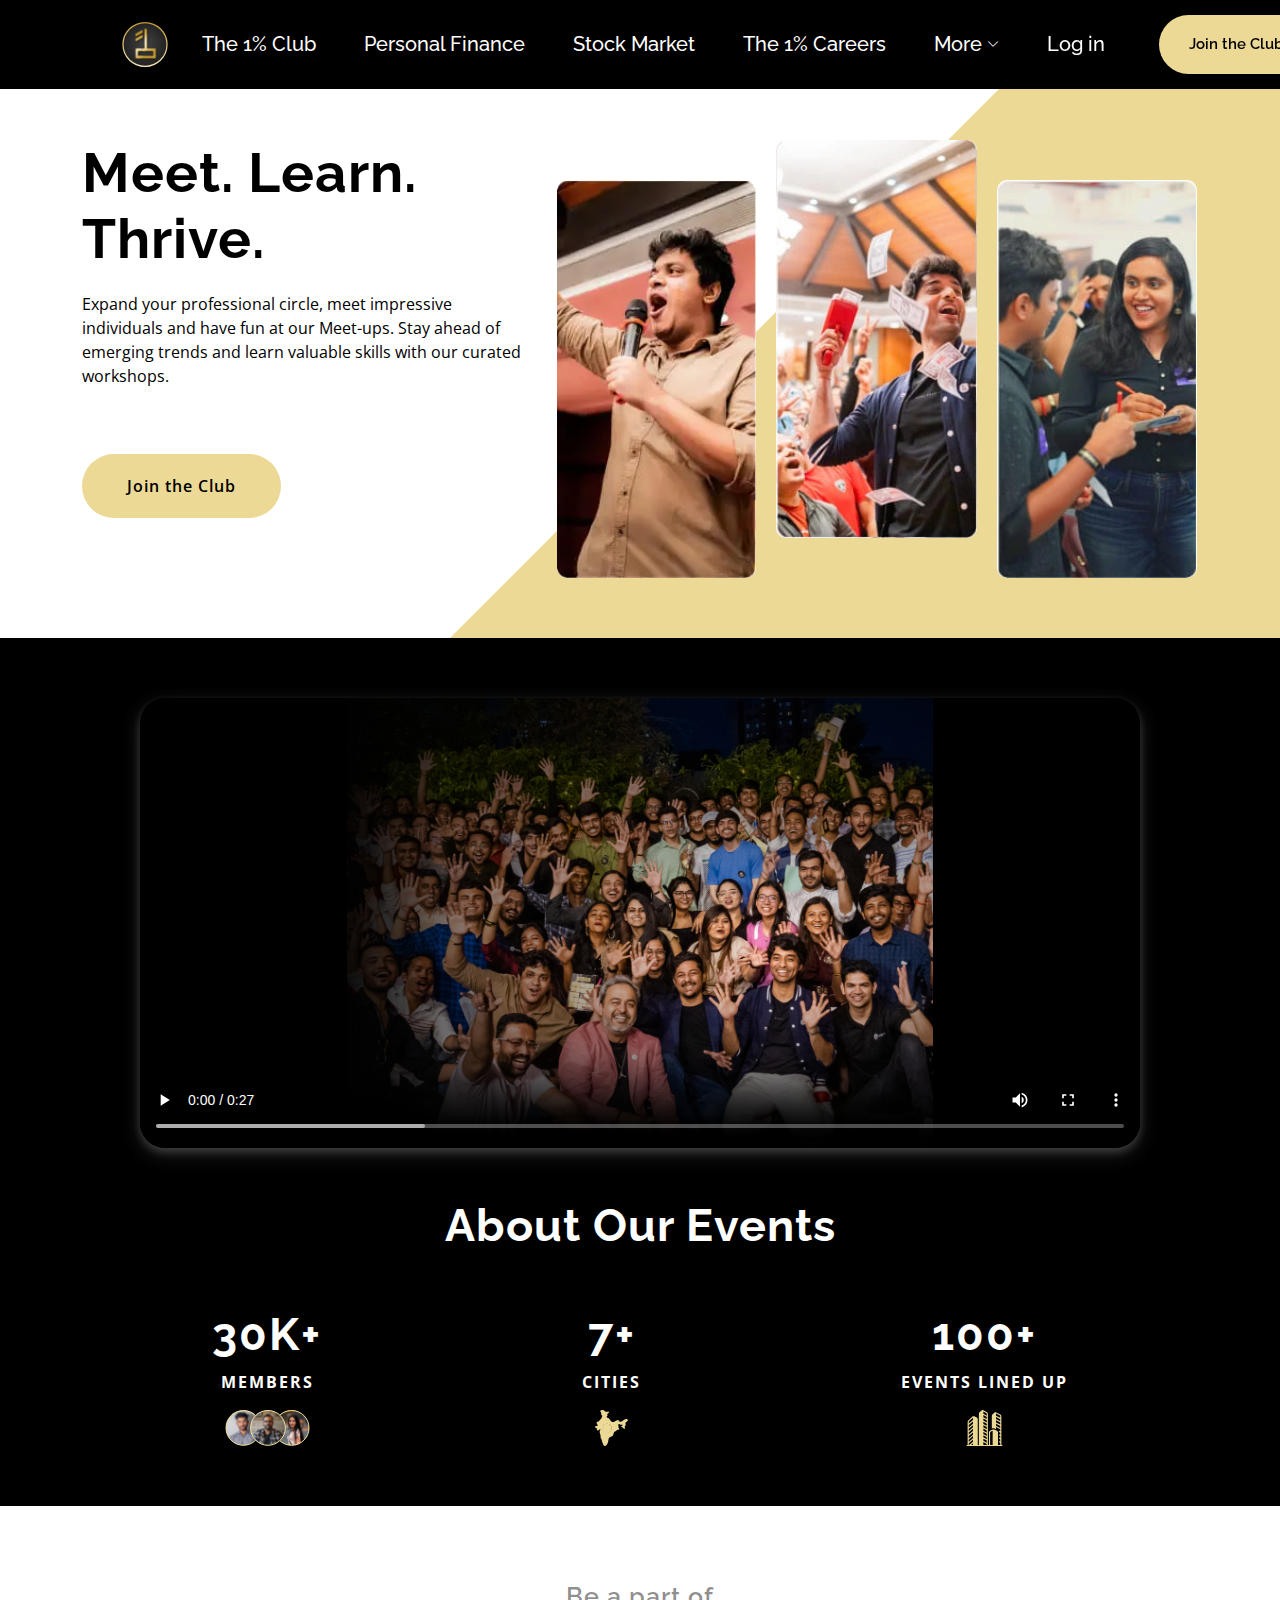
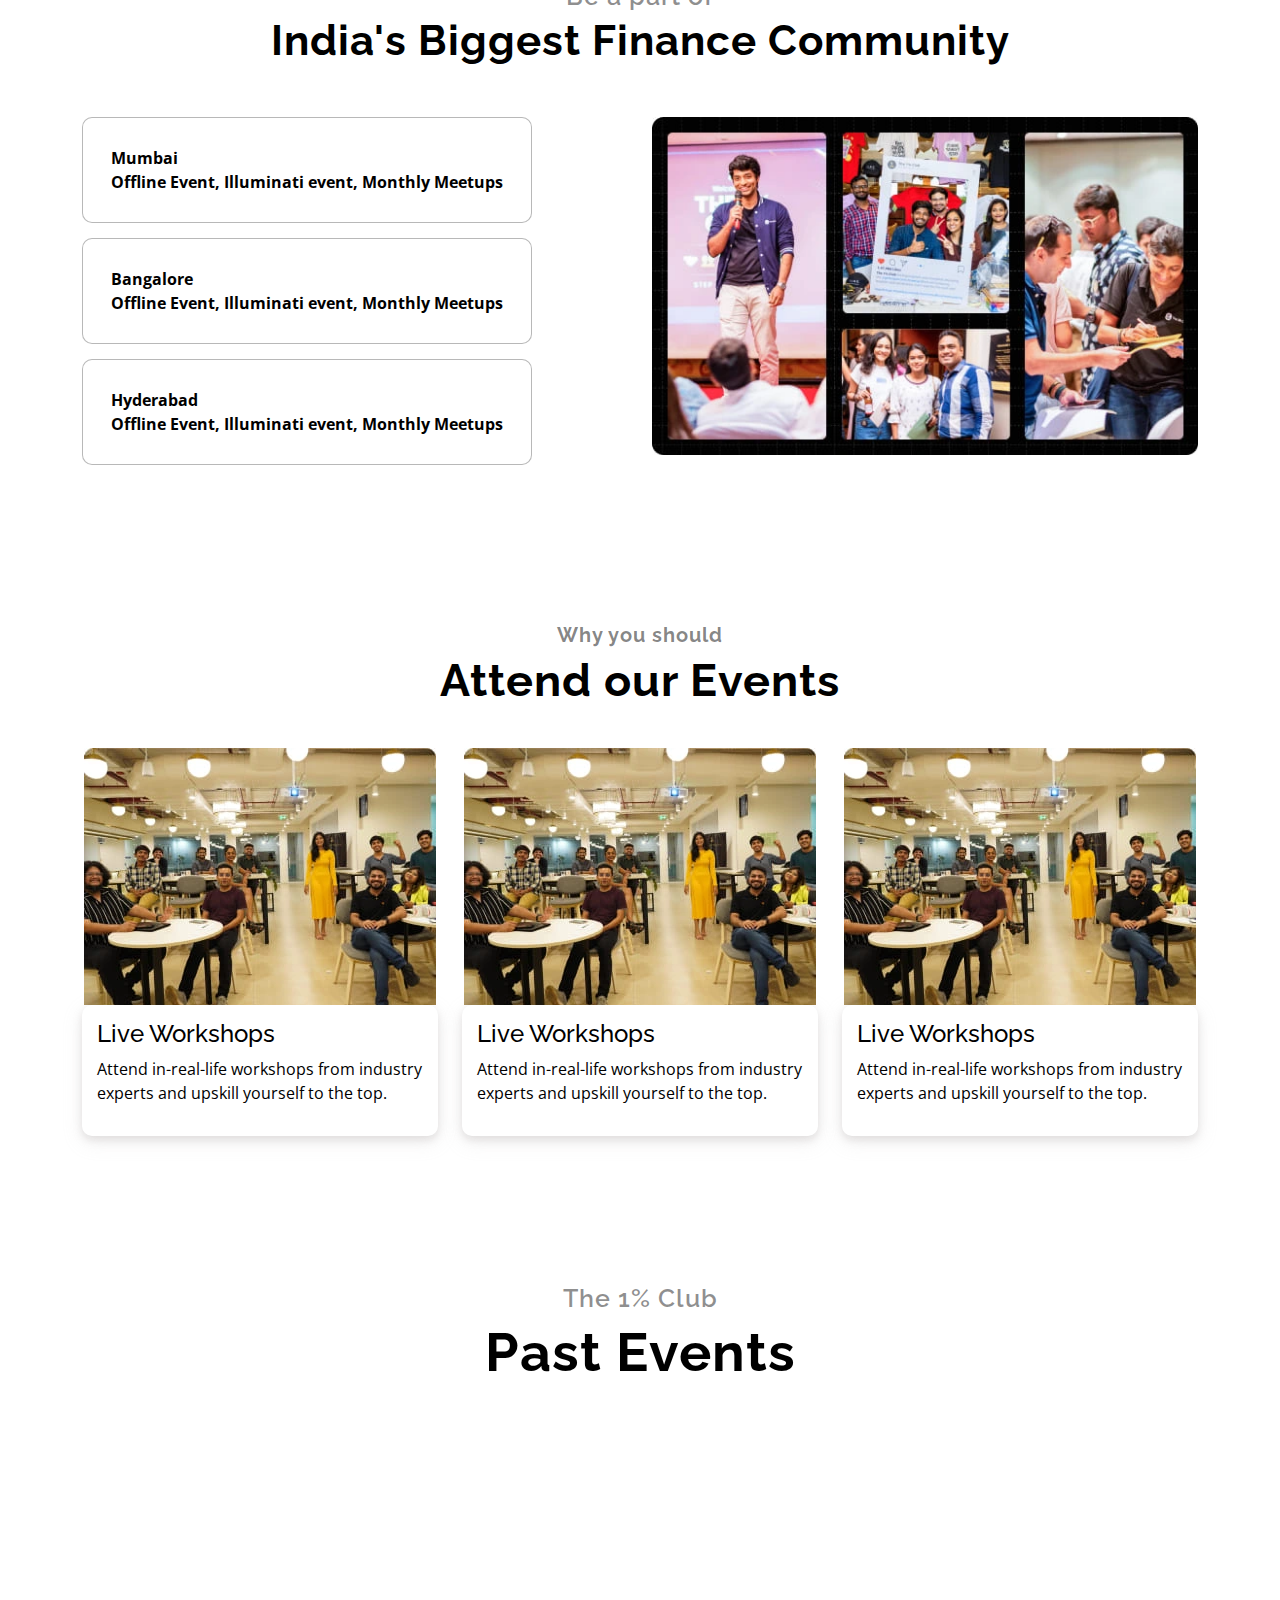
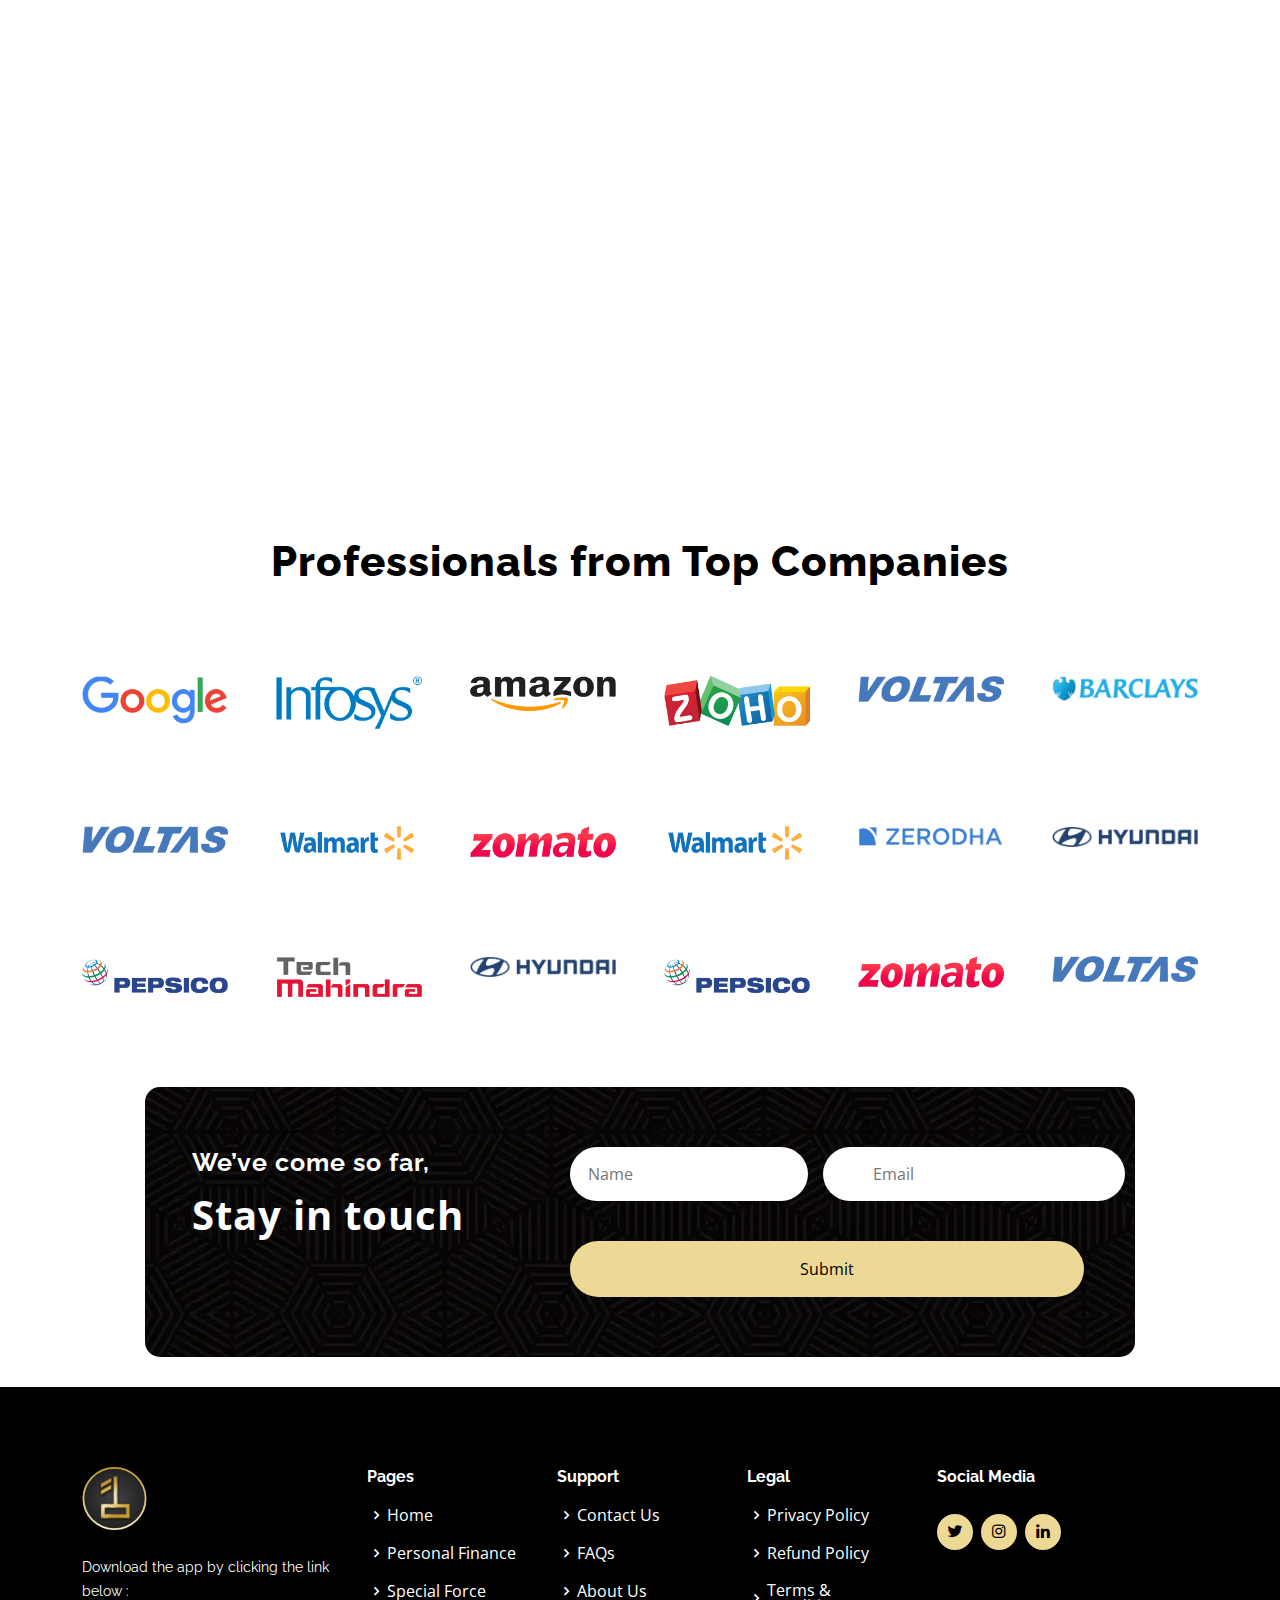
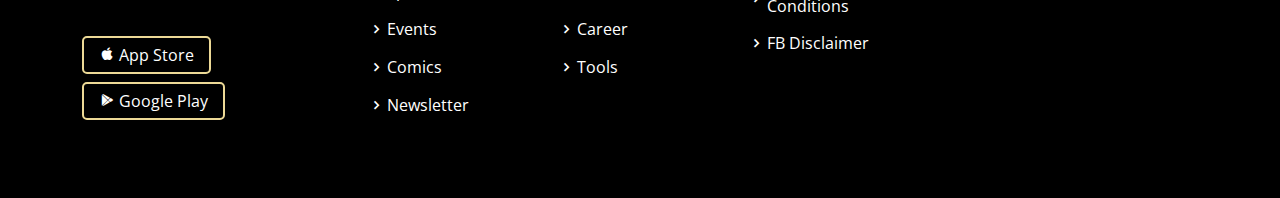
<file: Events.html>
<!DOCTYPE html>
<html lang="en">

<head>
    <meta charset="utf-8">
    <meta content="width=device-width, initial-scale=1.0" name="viewport">

    <title>Events</title>
    <meta content="" name="description">
    <meta content="" name="keywords">

    <!-- Favicons -->
    <link href="assets/img/1% logo.svg" rel="icon">
    <link href="assets/img/apple-touch-icon.png" rel="apple-touch-icon">

    <!-- Google Fonts -->
    <link
        href="https://fonts.googleapis.com/css?family=Open+Sans:300,300i,400,400i,600,600i,700,700i|Raleway:300,300i,400,400i,500,500i,600,600i,700,700i|Poppins:300,300i,400,400i,500,500i,600,600i,700,700i"
        rel="stylesheet">

    <!-- Vendor CSS Files -->
    <link href="assets/vendor/aos/aos.css" rel="stylesheet">
    <link href="assets/vendor/bootstrap/css/bootstrap.min.css" rel="stylesheet">
    <link href="assets/vendor/bootstrap-icons/bootstrap-icons.css" rel="stylesheet">
    <link href="assets/vendor/boxicons/css/boxicons.min.css" rel="stylesheet">
    <link href="assets/vendor/glightbox/css/glightbox.min.css" rel="stylesheet">
    <link href="assets/vendor/swiper/swiper-bundle.min.css" rel="stylesheet">

    <!-- Template Main CSS File -->
    <link href="assets/css/style.css" rel="stylesheet">

</head>

<body>

    <!-- ======= Header ======= -->
    <header id="header" class="fixed-top">
        <div class="container d-flex align-items-center justify-content-between">

            <div class="logo">
                <!-- <h1><a href="index.html">1% Club</a></h1> -->
                <!-- Uncomment below if you prefer to use an image logo -->
                <a href=""><img src="assets/img/1% logo.svg" alt=""></a>
            </div>

            <nav id="navbar" class="navbar">
                <ul>
                    <li><a class="nav-link scrollto " href="index.html">The 1% Club</a></li>
                    <li><a class="nav-link scrollto" href="PersonalFinance.html">Personal Finance</a></li>
                    <li><a class="nav-link scrollto" href="stockmarket.html">Stock Market</a></li>
                    <li><a class="nav-link scrollto" href="carrers.html">The 1% Careers</a></li>
                    <!-- <li><a class="nav-link scrollto" href="#faq">F.A.Q</a></li> -->
                    <li class="dropdown"><a href="Events.html"><span>More</span> <i class="bi bi-chevron-down"></i></a>
                        <ul>
                            <li><a href="Events.html">Events</a></li>
                            <li><a href="Comics.html">Comics</a></li>
                            <li><a href="Newsletter.html">Newsletter</a></li>

                        </ul>
                    </li>
                    <li><a class="nav-link scrollto" href="login.html">Log in
                        </a></li>
                    <li><a class="getstarted scrollto" href="coursedetails.html">Join the Club</a></li>
                </ul>
                <i class="bi bi-list mobile-nav-toggle"></i>
            </nav><!-- .navbar -->

        </div>
    </header><!-- End Header -->

    <!-- ======= Hero Section ======= -->
    <section id="hero" class="d-flex align-items-center">
        <div class="container">
            <div class="row">
                <div class="col-lg-5" data-aos="fade-up">
                    <div>
                        <h4>Meet. Learn. <br> Thrive.</h4>
                        <p class="hero-p">Expand your professional circle, meet impressive individuals and have fun at
                            our Meet-ups.
                            Stay ahead of emerging trends and learn valuable skills with our curated workshops.</p>

                        <button class="academy-footer">Join the Club</button>
                    </div>
                </div>
                <div class="col-lg-7 hero-img" data-aos="fade-up">
                    <img src="assets/img/eventsh1_Mask-group-_1_.webp" class="hero_image_1" alt="">
                    <img src="assets/img/eventsh2_Mask group (2) (1).webp" class="hero_image" alt="">
                    <img src="assets/img/eventsh3_Mask group (3) (1).webp" class="hero_image_1" alt="">
                </div>
            </div>
        </div>
    </section><!-- End Hero -->

    <main id="main">
        <!-- =======Events Section Start ======= -->
        <section class="events-content">
            <div class="container">
                <div class="combine-padding-section-medium-5">
                    <div class="rich-text-block-4 w-richtext">
                        <figure class="w-richtext-align-fullwidth w-richtext-figure-type-video">
                            <div>
                                <video class="events-video" width="1000" height="450" controls autoplay
                                    poster="assets/img/thumbnails.png">
                                    <!-- <source src=”http://techslides.com/demos/sample-videos/small.ogv” type=video/ogg> -->
                                    <source src="assets/img/Cinematic CyberPunk_resized.mp4" type=video/mp4>
                                </video>
                            </div>
                        </figure>
                    </div>
                    <div class="combine-container-large-3">
                        <h2>About Our Events</h2>
                    </div>
                    <div class="c-bottom">
                        <div class="combine-container-c-bottom">
                            <h3>30K+</h3>
                            <p>MEMBERS</p>
                            <img src="assets/img/members-logo.svg" alt="">
                        </div>
                        <div class="combine-container-c-bottom">
                            <h3>7+</h3>
                            <p>CITIES</p>
                            <img src="assets/img/india-map.svg" alt="">
                        </div>
                        <div class="combine-container-c-bottom">
                            <h3>100+</h3>
                            <p>EVENTS LINED UP</p>
                            <img src="assets/img/building.svg" alt="">
                        </div>
                    </div>
                </div>
            </div>
            </div>
        </section>
        <!-- =======Events Section Start ======= -->

        <!-- =======Finance community Section Start ======= -->
        <section class="big-fin-community">
            <h3><span class="text-grey">Be a part of</span> <br>
                India's Biggest Finance Community</h3>
            <div class="container">
                <div class="row">
                    <div class="col-lg-6">
                        <div class="comm-buttton">
                            <button class="b1" onClick="myFunction()"> Mumbai <br>
                                Offline Event, Illuminati event, Monthly Meetups</button>
                            <button class="b2" onClick="myFunction2()">
                                Bangalore <br>
                                Offline Event, Illuminati event, Monthly Meetups
                            </button>
                            <button class="b3" onClick="myFunction3()">Hyderabad <br>
                                Offline Event, Illuminati event, Monthly Meetups</button>
                        </div>
                    </div>
                    <div class="col-lg-6">
                        <div class="comm-img">
                            <div id="first"><img src="assets/img/bng_Frame 1160444565 (1).webp" alt="">
                            </div>
                            <div id="second"><img src="assets/img/mum_Frame 1160444565 (2) (1).webp" alt="">
                            </div>
                            <div id="third"><img src="assets/img/hyd_Frame 1160444565 (4) (1).webp" alt="">
                            </div>
                        </div>
                    </div>
                </div>
            </div>
        </section>
        <!-- =======Finance community Section End ======= -->

        <!-- ======= Attend our Events Section Start ======= -->

        <section class="at-our-event">
            <h2><span class="text-head">Why you should</span><br>
                Attend our Events</h2>
            <div class="container">
                <div class="row">
                    <div class="col-lg-4">
                        <div class="event-img">
                            <img src="assets/img/Rectangle 40229(3)(1).webp" alt="">
                        </div>
                        <div class="event-text">
                            <h4>Live Workshops</h4>
                            <p>Attend in-real-life workshops from industry experts and upskill yourself to the top.</p>
                        </div>
                    </div>
                    <div class="col-lg-4">
                        <div class="event-img">
                            <img src="assets/img/Rectangle 40229(3)(1).webp" alt="">
                        </div>
                        <div class="event-text">
                            <h4>Live Workshops</h4>
                            <p>Attend in-real-life workshops from industry experts and upskill yourself to the top.</p>
                        </div>
                    </div>
                    <div class="col-lg-4">
                        <div class="event-img">
                            <img src="assets/img/Rectangle 40229(3)(1).webp" alt="">
                        </div>
                        <div class="event-text">
                            <h4>Live Workshops</h4>
                            <p>Attend in-real-life workshops from industry experts and upskill yourself to the top.</p>
                        </div>
                    </div>
                </div>
        </section>
        <!-- ======= Attend our Events Section End ======= -->

        <!-- ======= Past Events Section Start ======= -->
        <section class="past-event">
            <h2> <span class="text-grey">The 1% Club</span><br>
                Past Events</h2>
            <div class="slider__wave w-embed">
                <svg version="1.1" id="Layer_1" xmlns="http://www.w3.org/2000/svg"
                    xmlns:xlink="http://www.w3.org/1999/xlink" x="0px" y="0px" viewBox="0 0 804 50.167"
                    enable-background="new 0 0 804 50.167" xml:space="preserve">
                    <path fill="#E9C6DD"
                        d="M804,0v16.671c0,0-204.974,33.496-401.995,33.496C204.974,50.167,0,16.671,0,16.671V0H804z">
                    </path>
                </svg>
            </div>
            <div class="container-fluid" data-aos="fade-up">
                <div class="gallery-slider swiper">
                    <div class="swiper-wrapper">
                        <div class="swiper-slide"><a href="assets/img/pastevents_Mask group-1.webp"
                                class="gallery-lightbox" data-gall="gallery-carousel"><img
                                    src="assets/img/pastevents_Mask group-1.webp" class="img-fluid" alt=""></a></div>
                        <div class="swiper-slide"><a href="assets/img/pastevents_Mask group-3.webp"
                                class="gallery-lightbox" data-gall="gallery-carousel"><img
                                    src="assets/img/pastevents_Mask group-3.webp" class="img-fluid" alt=""></a></div>
                        <div class="swiper-slide"><a href="assets/img/pastevents_Mask group-4.webp"
                                class="gallery-lightbox" data-gall="gallery-carousel"><img
                                    src="assets/img/pastevents_Mask group-4.webp" class="img-fluid" alt=""></a></div>
                        <div class="swiper-slide"><a href="assets/img/pastevents_Mask group-5.webp"
                                class="gallery-lightbox" data-gall="gallery-carousel"><img
                                    src="assets/img/pastevents_Mask group-5.webp" class="img-fluid" alt=""></a></div>
                        <div class="swiper-slide"><a href="assets/img/Rectangle 40161.png" class="gallery-lightbox"
                                data-gall="gallery-carousel"><img src="assets/img/Rectangle 40161.png" class="img-fluid"
                                    alt=""></a></div>
                        <div class="swiper-slide"><a href="assets/img/pastevents_Mask group-5.webp"
                                class="gallery-lightbox" data-gall="gallery-carousel"><img
                                    src="assets/img/pastevents_Mask group-5.webp" class="img-fluid" alt=""></a></div>
                    </div>
                    <div class="slider__wave is--bottom w-embed">
                        <svg version="1.1" id="Layer_1" xmlns="http://www.w3.org/2000/svg"
                            xmlns:xlink="http://www.w3.org/1999/xlink" x="0px" y="0px" viewBox="0 0 804 50.167"
                            enable-background="new 0 0 804 50.167" xml:space="preserve">
                            <path fill="#E9C6DD"
                                d="M804,0v16.671c0,0-204.974,33.496-401.995,33.496C204.974,50.167,0,16.671,0,16.671V0H804z">
                            </path>
                        </svg>
                    </div>

                    <div class="swiper-button-next"></div>
                    <div class="swiper-button-prev"></div>
                </div>
            </div>
        </section>
        <!-- ======= Past Events Section End ======= -->

        <!-- ======= Top Companies Section Start ======= -->
        <section class="top-companies">
            <div class="section-heading center">
                <h2 class="section-heading-text">Professionals from Top Companies</h2>
            </div>
            <div class="container">
                <div class="row gy-3 gx-5">
                    <div class="col-lg-2">
                        <img class="company-img" src="assets/img/google png 1.png" alt="">
                    </div>
                    <div class="col-lg-2">
                        <img class="company-img" src="assets/img/infosys-nyn-tagline-png 1.png" alt="">
                    </div>
                    <div class="col-lg-2">
                        <img class="company-img" src="assets/img/Amazon_logo 1.png" alt="">
                    </div>
                    <div class="col-lg-2">
                        <img class="company-img" src="assets/img/Zoho-logo 1.png" alt="">
                    </div>
                    <div class="col-lg-2">
                        <img class="company-img" src="assets/img/Voltas-Logo-PNG 1.png" alt="">
                    </div>
                    <div class="col-lg-2">
                        <img class="company-img" src="assets/img/barcryls_1.png" alt="">
                    </div>
                    <div class="col-lg-2">
                        <img class="company-img" src="assets/img/Voltas-Logo-PNG 1.png" alt="">
                    </div>
                    <div class="col-lg-2">
                        <img class="company-img" src="assets/img/Walmart-Logo-PNG-Transparent.png" alt="">
                    </div>
                    <div class="col-lg-2">
                        <img class="company-img" src="assets/img/Zomato_company_logo 1.png" alt="">
                    </div>
                    <div class="col-lg-2">
                        <img class="company-img" src="assets/img/Walmart-Logo-PNG-Transparent.png" alt="">
                    </div>
                    <div class="col-lg-2">
                        <img class="company-img" src="assets/img/Logo_di_Zerodha 1.png" alt="">
                    </div>
                    <div class="col-lg-2">
                        <img class="company-img" src="assets/img/Hyundai-Logo-Vector-PNG 1.png" alt="">
                    </div>
                    <div class="col-lg-2">
                        <img class="company-img" src="assets/img/PepsiCo_logo.png" alt="">
                    </div>
                    <div class="col-lg-2">
                        <img class="company-img" src="assets/img/Tech_Mahindra_New_Logo 1.png" alt="">
                    </div>
                    <div class="col-lg-2">
                        <img class="company-img" src="assets/img/Hyundai-Logo-Vector-PNG 1.png" alt="">
                    </div>
                    <div class="col-lg-2">
                        <img class="company-img" src="assets/img/PepsiCo_logo.png" alt="">
                    </div>
                    <div class="col-lg-2">
                        <img class="company-img" src="assets/img/Zomato_company_logo 1.png" alt="">
                    </div>
                    <div class="col-lg-2">
                        <img class="company-img" src="assets/img/Voltas-Logo-PNG 1.png" alt="">
                    </div>
                </div>
            </div>
        </section>

        <!-- ======= Top Companies Section End ======= -->

        <!-- =======get-in-touch Section Start ======= -->
        <section class="get-in-touch">
            <div class="container">
                <div class="row d-flex justify-content-center ">
                    <div class="col-lg-5 col-12">
                        <div class="g-content">
                            <h4>We’ve come so far,</h4>
                            <p>Stay in touch</p>
                        </div>
                    </div>
                    <div class="col-lg-7 col-12">
                        <div class="g-form">
                            <form action="" method="post" style="display: flex;">
                                <input type="name" name="name" placeholder="Name">
                                <input type="email" name="email" placeholder="Email">
                            </form>
                            <input type="submit" value="Submit">
                        </div>
                    </div>
                </div>
            </div>
        </section>

        <!-- =======get-in-touch Section End ======= -->
    </main>
    <!-- ======= Footer ======= -->
    <footer id="footer">
        <div class="footer-top">
            <div class="container">
                <div class="row">

                    <div class="col-lg-3 col-md-6 footer-contact">
                        <a href=""><img src="assets/img/1% logo.svg" alt=""></a>
                        <p>
                            Download the app by
                            clicking the link below : <br><br>
                        <div class="footer-btn">
                            <a href="#" class="download-btn"><i class="bx bxl-apple"></i> App Store</a>
                        </div>
                        <a href="#" class="download-btn"><i class="bx bxl-play-store"></i> Google Play</a>
                        </p>
                    </div>

                    <div class="col-lg-2 col-md-6 footer-links">
                        <h4>Pages</h4>
                        <ul>
                            <li><i class="bx bx-chevron-right"></i> <a href="#">Home</a></li>
                            <li><i class="bx bx-chevron-right"></i> <a href="#">Personal Finance</a></li>
                            <li><i class="bx bx-chevron-right"></i> <a href="#">Special Force</a></li>
                            <li><i class="bx bx-chevron-right"></i> <a href="#">Events</a></li>
                            <li><i class="bx bx-chevron-right"></i> <a href="#">Comics</a></li>
                            <li><i class="bx bx-chevron-right"></i> <a href="#">Newsletter</a></li>
                        </ul>
                    </div>

                    <div class="col-lg-2 col-md-6 footer-links">
                        <h4>Support</h4>
                        <ul>
                            <li><i class="bx bx-chevron-right"></i> <a href="#">Contact Us</a></li>
                            <li><i class="bx bx-chevron-right"></i> <a href="#">FAQs</a></li>
                            <li><i class="bx bx-chevron-right"></i> <a href="#">About Us</a></li>
                            <li><i class="bx bx-chevron-right"></i> <a href="#">Career</a></li>
                            <li><i class="bx bx-chevron-right"></i> <a href="#">Tools</a></li>
                        </ul>
                    </div>

                    <div class="col-lg-2 col-md-6 footer-links">
                        <h4>Legal</h4>
                        <ul>
                            <li><i class="bx bx-chevron-right"></i> <a href="#">Privacy Policy</a></li>
                            <li><i class="bx bx-chevron-right"></i> <a href="#">Refund Policy</a></li>
                            <li><i class="bx bx-chevron-right"></i> <a href="#">Terms & Conditions</a></li>
                            <li><i class="bx bx-chevron-right"></i> <a href="#">FB Disclaimer</a></li>
                        </ul>
                    </div>

                    <div class="col-lg-2 col-md-6 footer-links">
                        <h4>Social Media</h4>
                        <div class="social-links mt-3">
                            <a href="#" class="twitter"><i class="bx bxl-twitter"></i></a>
                            <a href="#" class="instagram"><i class="bx bxl-instagram"></i></a>
                            <a href="#" class="linkedin"><i class="bx bxl-linkedin"></i></a>
                        </div>
                    </div>

                </div>
            </div>
        </div>
    </footer><!-- End Footer -->

    <a href="#" class="back-to-top d-flex align-items-center justify-content-center"><i
            class="bi bi-arrow-up-short"></i></a>

    <!-- Vendor JS Files -->
    <script src="assets/vendor/aos/aos.js"></script>
    <script src="assets/vendor/bootstrap/js/bootstrap.bundle.min.js"></script>
    <script src="assets/vendor/glightbox/js/glightbox.min.js"></script>
    <script src="assets/vendor/swiper/swiper-bundle.min.js"></script>
    <script src="assets/vendor/php-email-form/validate.js"></script>

    <!-- Template Main JS File -->
    <script src="assets/js/main.js"></script>

</body>

</html>
</file>
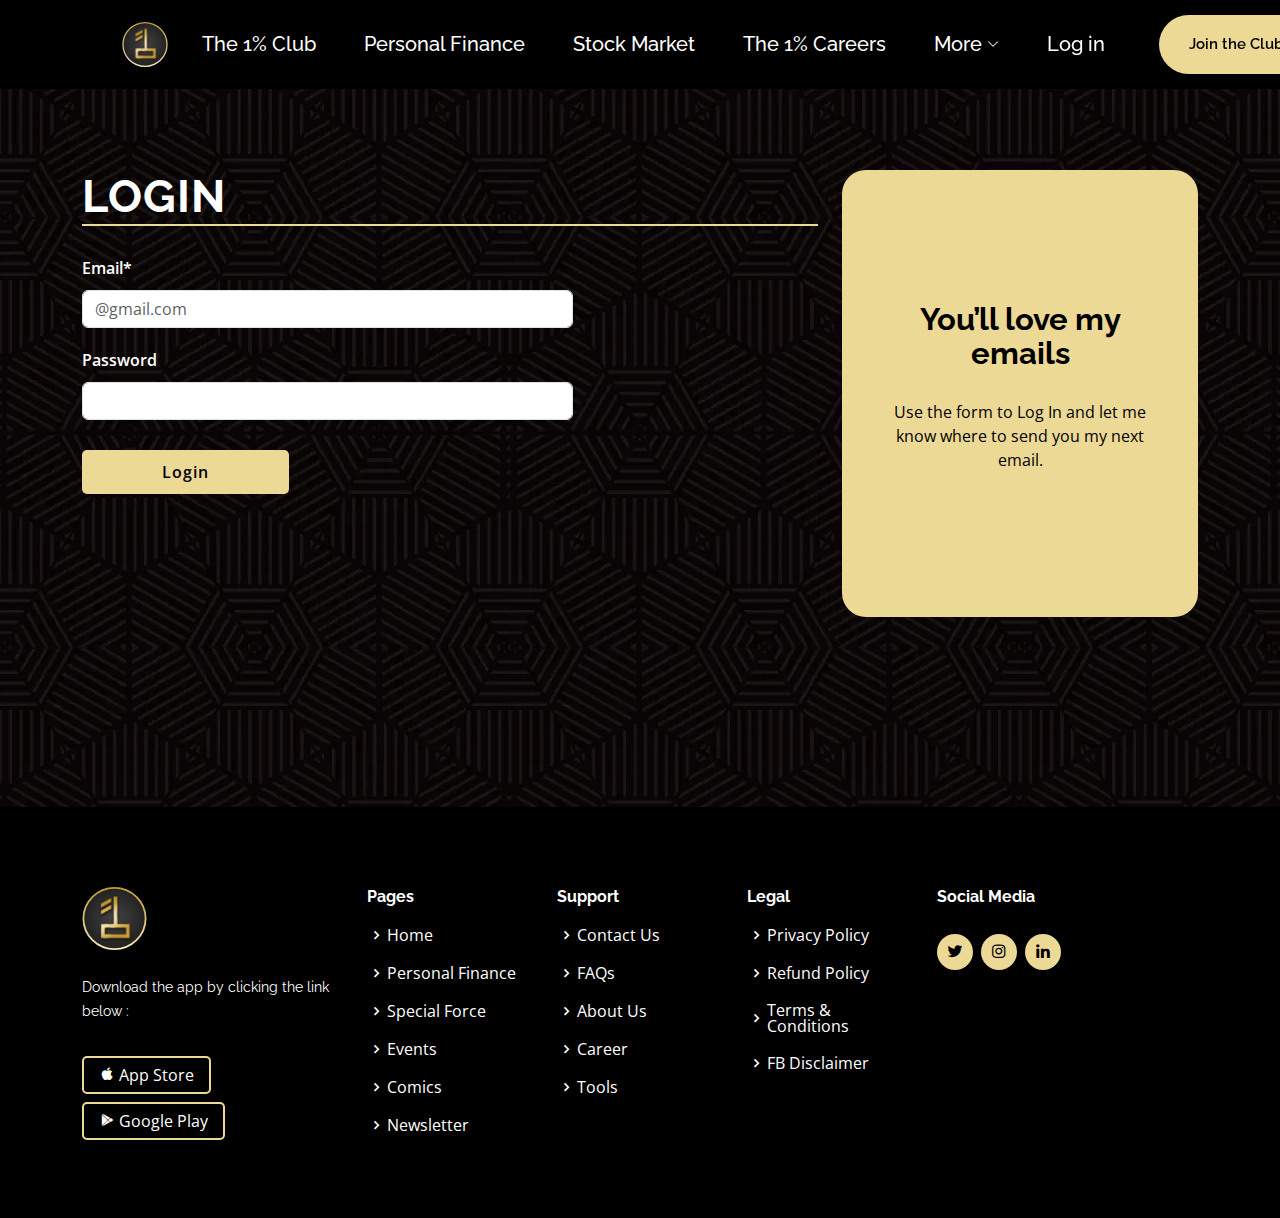
<file: login.html>
<!DOCTYPE html>
<html lang="en">

<head>
    <meta charset="utf-8">
    <meta content="width=device-width, initial-scale=1.0" name="viewport">

    <title>Login</title>
    <meta content="" name="description">
    <meta content="" name="keywords">

    <!-- Favicons -->
    <link href="assets/img/1% logo.svg" rel="icon">
    <link href="assets/img/apple-touch-icon.png" rel="apple-touch-icon">

    <!-- Google Fonts -->
    <link
        href="https://fonts.googleapis.com/css?family=Open+Sans:300,300i,400,400i,600,600i,700,700i|Raleway:300,300i,400,400i,500,500i,600,600i,700,700i|Poppins:300,300i,400,400i,500,500i,600,600i,700,700i"
        rel="stylesheet">

    <!-- Vendor CSS Files -->
    <link href="assets/vendor/aos/aos.css" rel="stylesheet">
    <link href="assets/vendor/bootstrap/css/bootstrap.min.css" rel="stylesheet">
    <link href="assets/vendor/bootstrap-icons/bootstrap-icons.css" rel="stylesheet">
    <link href="assets/vendor/boxicons/css/boxicons.min.css" rel="stylesheet">
    <link href="assets/vendor/glightbox/css/glightbox.min.css" rel="stylesheet">
    <link href="assets/vendor/swiper/swiper-bundle.min.css" rel="stylesheet">

    <!-- Template Main CSS File -->
    <link href="assets/css/style.css" rel="stylesheet">

</head>

<body>

    <!-- ======= Header ======= -->
    <header id="header" class="fixed-top">
        <div class="container d-flex align-items-center justify-content-between">

            <div class="logo">
                <!-- <h1><a href="index.html">1% Club</a></h1> -->
                <!-- Uncomment below if you prefer to use an image logo -->
                <a href=""><img src="assets/img/1% logo.svg" alt=""></a>
            </div>

            <nav id="navbar" class="navbar">
                <ul>
                    <li><a class="nav-link scrollto " href="index.html">The 1% Club</a></li>
                    <li><a class="nav-link scrollto" href="PersonalFinance.html">Personal Finance</a></li>
                    <li><a class="nav-link scrollto" href="stockmarket.html">Stock Market</a></li>
                    <li><a class="nav-link scrollto" href="carrers.html">The 1% Careers</a></li>
                    <!-- <li><a class="nav-link scrollto" href="#faq">F.A.Q</a></li> -->
                    <li class="dropdown"><a href="Comics.html"><span>More</span> <i class="bi bi-chevron-down"></i></a>
                        <ul>
                            <li><a href="Events.html">Events</a></li>
                            <li><a href="Comics.html">Comics</a></li>
                            <li><a href="Newsletter.html">Newsletter</a></li>

                        </ul>
                    </li>
                    <li><a class="nav-link scrollto" href="login.html">Log in
                        </a></li>
                    <li><a class="getstarted scrollto" href="coursedetails.html">Join the Club</a></li>
                </ul>
                <i class="bi bi-list mobile-nav-toggle"></i>
            </nav><!-- .navbar -->

        </div>
    </header><!-- End Header -->
    <main id="main">
        <section class="login-p">
            <div class="loginpage">
                <div class="container">
                    <div class="signupform">
                        <div class="row">
                            <div class="col-lg-8">

                                <div class="form_left">
                                    <!-- <div class="logo">
                                        <img src="images/logo-white.png" alt="">
                                    </div> -->
                                    <h3>LOGIN</h3>
                                    <form>
                                        <div class="form-row">
                                            <div class="form-group col-md-8">
                                                <label for="email">Email*</label>
                                                <input type="Email" class="form-control" placeholder="@gmail.com"
                                                    id="email">
                                            </div>

                                            <div class="form-group col-md-8 p-lelative">
                                                <label for="pass_log_id">Password</label>
                                                <input type="Password" class="form-control" id="pass_log_id">
                                            </div>

                                            <div class="button col-md-8">
                                                <input type="submit" name="" value="Login">
                                            </div>
                                        </div>
                                    </form>
                                </div>

                            </div>

                            <div class="col-lg-4">
                                <div class="form-right">
                                    <div class="form_heading">
                                        <h4>
                                            You’ll love my emails
                                        </h4>
                                        <p>Use the form to Log In and let me know where to send you my next email.</p>
                                    </div>
                                </div>
                            </div>
                        </div>
                    </div>
                </div>
            </div>
        </section>



    </main>
    <!-- ======= Footer ======= -->
    <footer id="footer">
        <div class="footer-top">
            <div class="container">
                <div class="row">

                    <div class="col-lg-3 col-md-6 footer-contact">
                        <a href=""><img src="assets/img/1% logo.svg" alt=""></a>
                        <p>
                            Download the app by
                            clicking the link below : <br><br>
                        <div class="footer-btn">
                            <a href="#" class="download-btn"><i class="bx bxl-apple"></i> App Store</a>
                        </div>
                        <a href="#" class="download-btn"><i class="bx bxl-play-store"></i> Google Play</a>
                        </p>
                    </div>

                    <div class="col-lg-2 col-md-6 footer-links">
                        <h4>Pages</h4>
                        <ul>
                            <li><i class="bx bx-chevron-right"></i> <a href="#">Home</a></li>
                            <li><i class="bx bx-chevron-right"></i> <a href="#">Personal Finance</a></li>
                            <li><i class="bx bx-chevron-right"></i> <a href="#">Special Force</a></li>
                            <li><i class="bx bx-chevron-right"></i> <a href="#">Events</a></li>
                            <li><i class="bx bx-chevron-right"></i> <a href="#">Comics</a></li>
                            <li><i class="bx bx-chevron-right"></i> <a href="#">Newsletter</a></li>
                        </ul>
                    </div>

                    <div class="col-lg-2 col-md-6 footer-links">
                        <h4>Support</h4>
                        <ul>
                            <li><i class="bx bx-chevron-right"></i> <a href="#">Contact Us</a></li>
                            <li><i class="bx bx-chevron-right"></i> <a href="#">FAQs</a></li>
                            <li><i class="bx bx-chevron-right"></i> <a href="#">About Us</a></li>
                            <li><i class="bx bx-chevron-right"></i> <a href="#">Career</a></li>
                            <li><i class="bx bx-chevron-right"></i> <a href="#">Tools</a></li>
                        </ul>
                    </div>

                    <div class="col-lg-2 col-md-6 footer-links">
                        <h4>Legal</h4>
                        <ul>
                            <li><i class="bx bx-chevron-right"></i> <a href="#">Privacy Policy</a></li>
                            <li><i class="bx bx-chevron-right"></i> <a href="#">Refund Policy</a></li>
                            <li><i class="bx bx-chevron-right"></i> <a href="#">Terms & Conditions</a></li>
                            <li><i class="bx bx-chevron-right"></i> <a href="#">FB Disclaimer</a></li>
                        </ul>
                    </div>

                    <div class="col-lg-2 col-md-6 footer-links">
                        <h4>Social Media</h4>
                        <div class="social-links mt-3">
                            <a href="#" class="twitter"><i class="bx bxl-twitter"></i></a>
                            <a href="#" class="instagram"><i class="bx bxl-instagram"></i></a>
                            <a href="#" class="linkedin"><i class="bx bxl-linkedin"></i></a>
                        </div>
                    </div>

                </div>
            </div>
        </div>
    </footer><!-- End Footer -->

    <a href="#" class="back-to-top d-flex align-items-center justify-content-center"><i
            class="bi bi-arrow-up-short"></i></a>

    <!-- Vendor JS Files -->
    <script src="assets/vendor/aos/aos.js"></script>
    <script src="assets/vendor/bootstrap/js/bootstrap.bundle.min.js"></script>
    <script src="assets/vendor/glightbox/js/glightbox.min.js"></script>
    <script src="assets/vendor/swiper/swiper-bundle.min.js"></script>
    <script src="assets/vendor/php-email-form/validate.js"></script>

    <!-- Template Main JS File -->
    <script src="assets/js/main.js"></script>

</body>

</html>
</file>
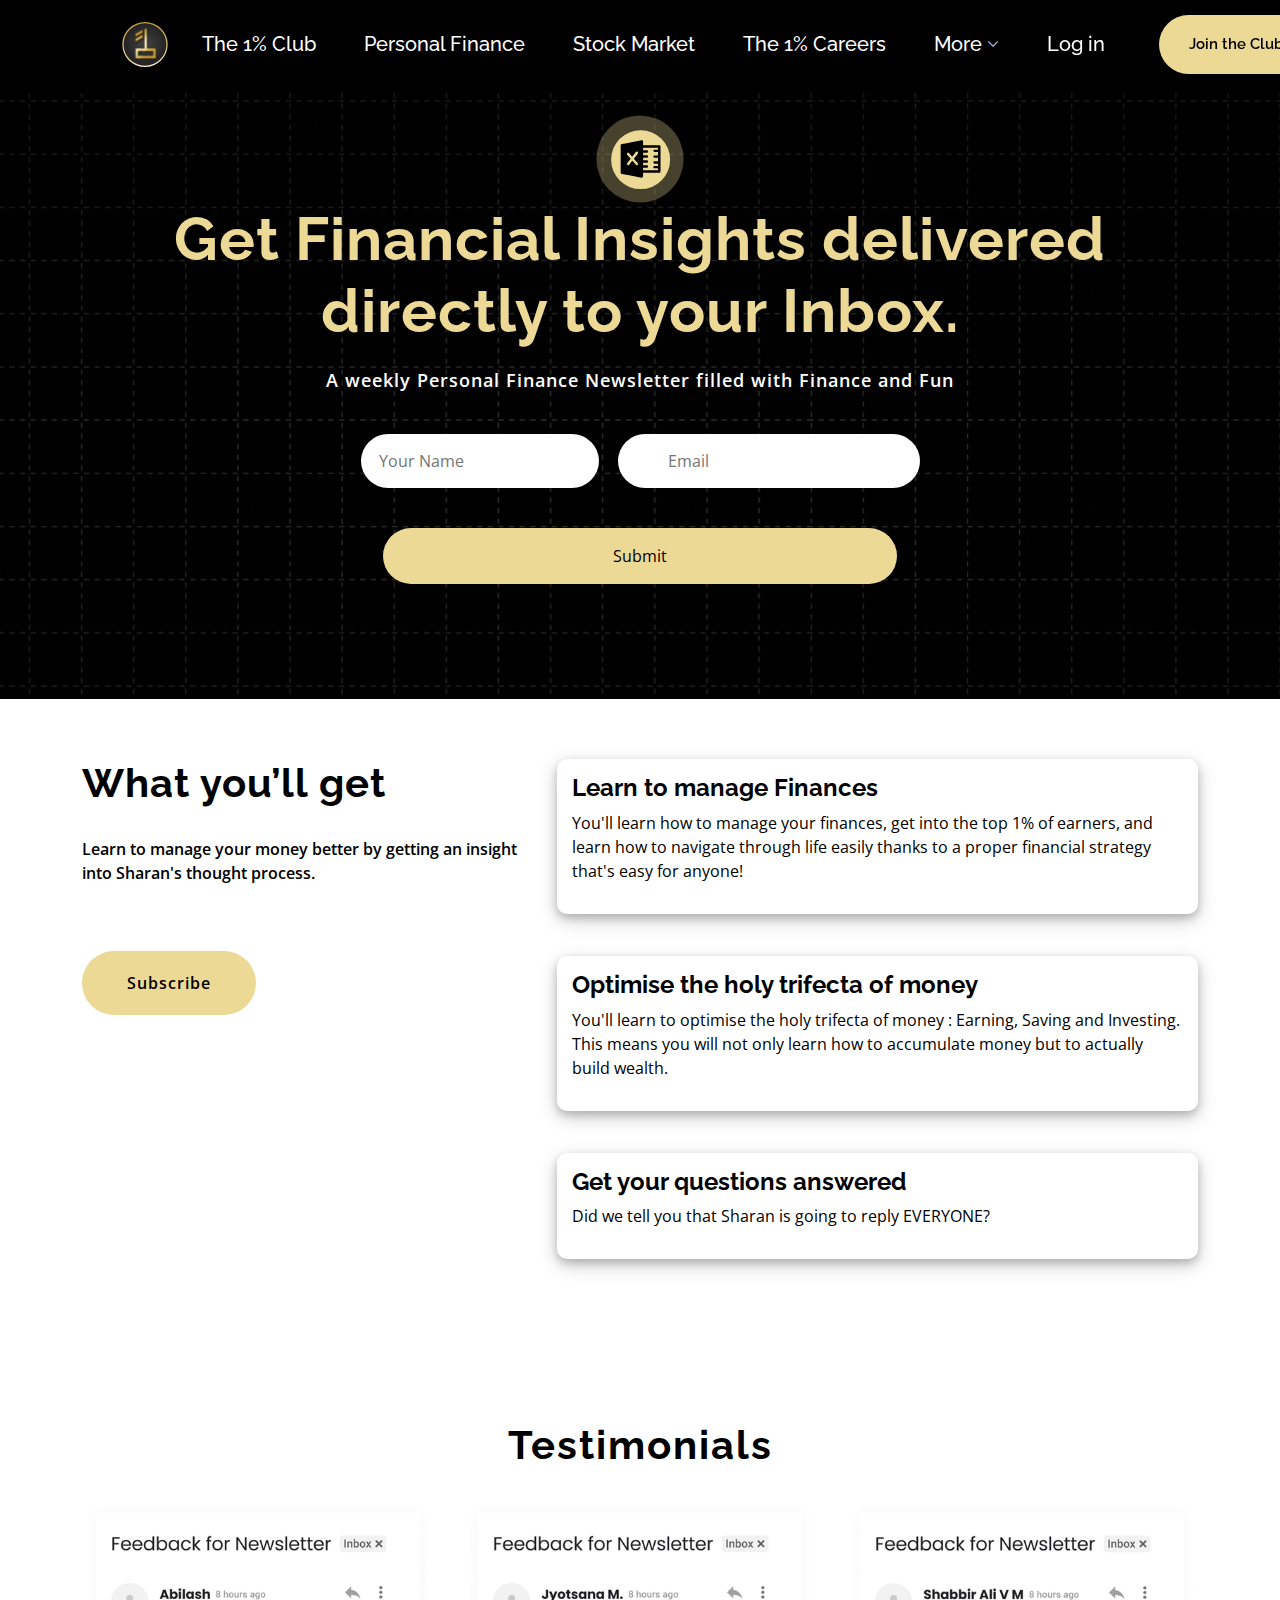
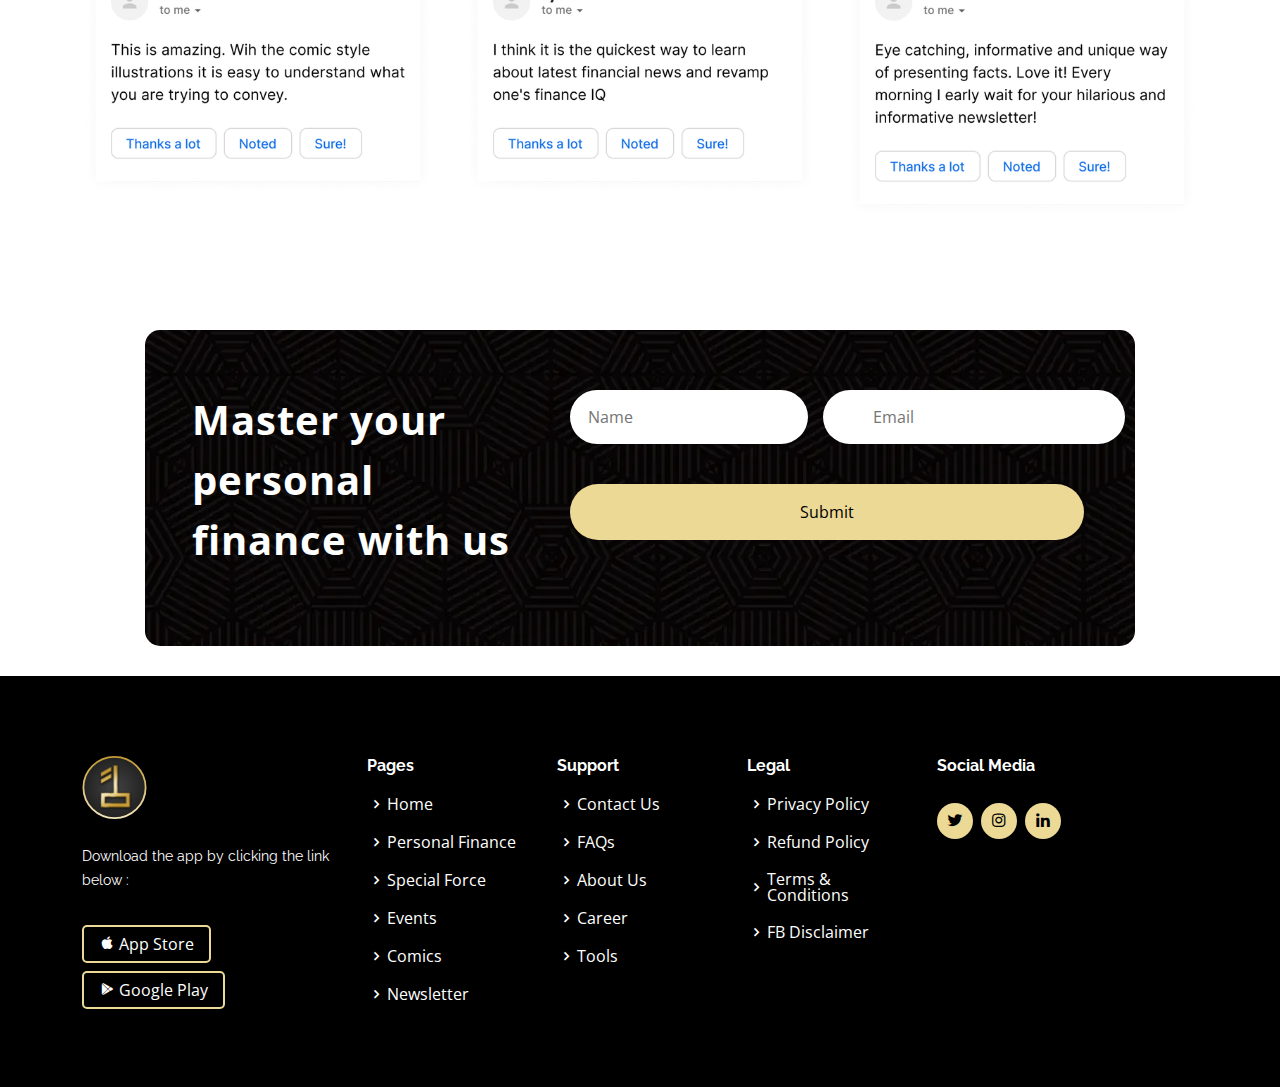
<file: Newsletter.html>
<!DOCTYPE html>
<html lang="en">

<head>
    <meta charset="utf-8">
    <meta content="width=device-width, initial-scale=1.0" name="viewport">

    <title>Newsletter</title>
    <meta content="" name="description">
    <meta content="" name="keywords">

    <!-- Favicons -->
    <link href="assets/img/1% logo.svg" rel="icon">
    <link href="assets/img/apple-touch-icon.png" rel="apple-touch-icon">

    <!-- Google Fonts -->
    <link
        href="https://fonts.googleapis.com/css?family=Open+Sans:300,300i,400,400i,600,600i,700,700i|Raleway:300,300i,400,400i,500,500i,600,600i,700,700i|Poppins:300,300i,400,400i,500,500i,600,600i,700,700i"
        rel="stylesheet">

    <!-- Vendor CSS Files -->
    <link href="assets/vendor/aos/aos.css" rel="stylesheet">
    <link href="assets/vendor/bootstrap/css/bootstrap.min.css" rel="stylesheet">
    <link href="assets/vendor/bootstrap-icons/bootstrap-icons.css" rel="stylesheet">
    <link href="assets/vendor/boxicons/css/boxicons.min.css" rel="stylesheet">
    <link href="assets/vendor/glightbox/css/glightbox.min.css" rel="stylesheet">
    <link href="assets/vendor/swiper/swiper-bundle.min.css" rel="stylesheet">

    <!-- Template Main CSS File -->
    <link href="assets/css/style.css" rel="stylesheet">

</head>

<body>

    <!-- ======= Header ======= -->
    <header id="header" class="fixed-top">
        <div class="container d-flex align-items-center justify-content-between">

            <div class="logo">
                <!-- <h1><a href="index.html">1% Club</a></h1> -->
                <!-- Uncomment below if you prefer to use an image logo -->
                <a href=""><img src="assets/img/1% logo.svg" alt=""></a>
            </div>

            <nav id="navbar" class="navbar">
                <ul>
                    <li><a class="nav-link scrollto " href="index.html">The 1% Club</a></li>
                    <li><a class="nav-link scrollto" href="PersonalFinance.html">Personal Finance</a></li>
                    <li><a class="nav-link scrollto" href="stockmarket.html">Stock Market</a></li>
                    <li><a class="nav-link scrollto" href="carrers.html">The 1% Careers</a></li>
                    <!-- <li><a class="nav-link scrollto" href="#faq">F.A.Q</a></li> -->
                    <li class="dropdown"><a href="Comics.html"><span>More</span> <i class="bi bi-chevron-down"></i></a>
                        <ul>
                            <li><a href="Events.html">Events</a></li>
                            <li><a href="Comics.html">Comics</a></li>
                            <li><a href="Newsletter.html">Newsletter</a></li>

                        </ul>
                    </li>
                    <li><a class="nav-link scrollto" href="login.html">Log in
                        </a></li>
                    <li><a class="getstarted scrollto" href="coursedetails.html">Join the Club</a></li>
                </ul>
                <i class="bi bi-list mobile-nav-toggle"></i>
            </nav><!-- .navbar -->

        </div>
    </header><!-- End Header -->
    <main id="main">
        <!-- =======Finance Newsletter Section  Start ======= -->
        <section class="Finance-Newsletter">
            <div class="section-heading center">
                <img src="assets/img/Group_icon2.svg" loading="lazy" alt="Section Icon" class="section-icon">
                <h2 class="Newsletter-heading-text">Get Financial Insights delivered<br> directly to your Inbox.</h2>
                <p data-aos="fade-up" class="section-heading-pr aos-init">A weekly Personal Finance Newsletter filled
                    with Finance and Fun</p>
            </div>
            <div class="g-form">
                <form action="" method="post">
                    <input type="name" name="name" placeholder="Your Name">
                    <input type="email" name="email" placeholder="Email">
                </form>
                <input type="submit" value="Submit">
            </div>
        </section>
        <!-- =======Finance Newsletter Section  End ======= -->

        <!-- =======What you'll get/Manage money Section Start ======= -->
        <section class="manage-money">
            <div class="container">
                <div class="row">
                    <div class="col-lg-5">
                        <div class="manage-left-content">
                            <h3>What you’ll get</h3>
                            <p>Learn to manage your money better by getting an insight into Sharan's thought process.
                            </p>
                            <button class="academy-footer">Subscribe</button>
                        </div>
                    </div>
                    <div class="col-lg-7">
                        <div class="manage-right-content">
                            <div class="right-text">
                                <h4>Learn to manage Finances</h4>
                                <p>You'll learn how to manage your finances, get into the top 1% of earners, and learn
                                    how to navigate through life easily thanks to a proper financial strategy that's
                                    easy for anyone!</p>
                            </div>
                            <div class="right-text">
                                <h4>Optimise the holy trifecta of money</h4>
                                <p>You'll learn to optimise the holy trifecta of money : Earning, Saving and Investing.
                                    This means you will not only learn how to accumulate money but to actually build
                                    wealth.</p>
                            </div>
                            <div class="right-text">
                                <h4>Get your questions answered</h4>
                                <p>Did we tell you that Sharan is going to reply EVERYONE?</p>
                            </div>
                        </div>
                    </div>
                </div>
            </div>
        </section>

        <!-- =======What you'll get Section Start ======= -->


        <!-- =======Newsletter Testimonial Section Start ======= -->
        <section class="Newsletter-testimonial">
            <h2>Testimonials</h2>
            <div class="container" style="overflow: hidden;">
                <div class="swiper-wp">
                    <div class="swiper-wrapper">
                        <div class="swiper-slide">
                            <img class="wp-img" src="assets/img/test1_Email View (6)-p-500.png">
                        </div>
                        <div class="swiper-slide">
                            <img class="wp-img" src="assets/img/test2_Email View-p-500.png">
                        </div>
                        <div class="swiper-slide">
                            <img class="wp-img" src="assets/img/test3_Email View (1)-p-500.png">
                        </div>
                        <div class="swiper-slide">
                            <img class="wp-img" src="assets/img/test4_Email View (2)-p-500.png">
                        </div>
                        <div class="swiper-slide">
                            <img class="wp-img" src="assets/img/test5_Email View (3)-p-500.png">
                        </div>
                        <div class="swiper-slide">
                            <img class="wp-img" src="assets/img/test6_Email View (4)-p-500.png">
                        </div>
                        <div class="swiper-slide">
                            <img class="wp-img" src="assets/img/test1_Email View (6)-p-500.png">
                        </div>
                        <div class="swiper-slide">
                            <img class="wp-img" src="assets/img/test2_Email View-p-500.png">
                        </div>
                        <div class="swiper-slide">
                            <img class="wp-img" src="assets/img/test3_Email View (1)-p-500.png">
                        </div>
                        <div class="swiper-slide">
                            <img class="wp-img" src="assets/img/test4_Email View (2)-p-500.png">
                        </div>
                    </div>
                    <!-- Add Pagination -->
                    <!-- <div class="swiper-pagination"></div> -->
                </div>
            </div>
        </section>
        <!-- =======Whatsapp Testimonial Section End ======= -->

        <!-- =======get-in-touch Section Start ======= -->
        <section class="get-in-touch">
            <div class="container">
                <div class="row d-flex justify-content-center ">
                    <div class="col-lg-5 col-12">
                        <div class="g-content">
                            <!-- <h4>We’ve come so far,</h4> -->
                            <p>Master your personal finance with us</p>
                        </div>
                    </div>
                    <div class="col-lg-7 col-12">
                        <div class="g-form">
                            <form action="" method="post" style="display: flex;">
                                <input type="name" name="name" placeholder="Name">
                                <input type="email" name="email" placeholder="Email">
                            </form>
                            <input type="submit" value="Submit">
                        </div>
                    </div>
                </div>
            </div>
        </section>

        <!-- =======get-in-touch Section End ======= -->
    </main>
    <!-- ======= Footer ======= -->
    <footer id="footer">
        <div class="footer-top">
            <div class="container">
                <div class="row">

                    <div class="col-lg-3 col-md-6 footer-contact">
                        <a href=""><img src="assets/img/1% logo.svg" alt=""></a>
                        <p>
                            Download the app by
                            clicking the link below : <br><br>
                        <div class="footer-btn">
                            <a href="#" class="download-btn"><i class="bx bxl-apple"></i> App Store</a>
                        </div>
                        <a href="#" class="download-btn"><i class="bx bxl-play-store"></i> Google Play</a>
                        </p>
                    </div>

                    <div class="col-lg-2 col-md-6 footer-links">
                        <h4>Pages</h4>
                        <ul>
                            <li><i class="bx bx-chevron-right"></i> <a href="#">Home</a></li>
                            <li><i class="bx bx-chevron-right"></i> <a href="#">Personal Finance</a></li>
                            <li><i class="bx bx-chevron-right"></i> <a href="#">Special Force</a></li>
                            <li><i class="bx bx-chevron-right"></i> <a href="#">Events</a></li>
                            <li><i class="bx bx-chevron-right"></i> <a href="#">Comics</a></li>
                            <li><i class="bx bx-chevron-right"></i> <a href="#">Newsletter</a></li>
                        </ul>
                    </div>

                    <div class="col-lg-2 col-md-6 footer-links">
                        <h4>Support</h4>
                        <ul>
                            <li><i class="bx bx-chevron-right"></i> <a href="#">Contact Us</a></li>
                            <li><i class="bx bx-chevron-right"></i> <a href="#">FAQs</a></li>
                            <li><i class="bx bx-chevron-right"></i> <a href="#">About Us</a></li>
                            <li><i class="bx bx-chevron-right"></i> <a href="#">Career</a></li>
                            <li><i class="bx bx-chevron-right"></i> <a href="#">Tools</a></li>
                        </ul>
                    </div>

                    <div class="col-lg-2 col-md-6 footer-links">
                        <h4>Legal</h4>
                        <ul>
                            <li><i class="bx bx-chevron-right"></i> <a href="#">Privacy Policy</a></li>
                            <li><i class="bx bx-chevron-right"></i> <a href="#">Refund Policy</a></li>
                            <li><i class="bx bx-chevron-right"></i> <a href="#">Terms & Conditions</a></li>
                            <li><i class="bx bx-chevron-right"></i> <a href="#">FB Disclaimer</a></li>
                        </ul>
                    </div>

                    <div class="col-lg-2 col-md-6 footer-links">
                        <h4>Social Media</h4>
                        <div class="social-links mt-3">
                            <a href="#" class="twitter"><i class="bx bxl-twitter"></i></a>
                            <a href="#" class="instagram"><i class="bx bxl-instagram"></i></a>
                            <a href="#" class="linkedin"><i class="bx bxl-linkedin"></i></a>
                        </div>
                    </div>

                </div>
            </div>
        </div>
    </footer><!-- End Footer -->

    <a href="#" class="back-to-top d-flex align-items-center justify-content-center"><i
            class="bi bi-arrow-up-short"></i></a>

    <!-- Vendor JS Files -->
    <script src="assets/vendor/aos/aos.js"></script>
    <script src="assets/vendor/bootstrap/js/bootstrap.bundle.min.js"></script>
    <script src="assets/vendor/glightbox/js/glightbox.min.js"></script>
    <script src="assets/vendor/swiper/swiper-bundle.min.js"></script>
    <script src="assets/vendor/php-email-form/validate.js"></script>

    <!-- Template Main JS File -->
    <script src="assets/js/main.js"></script>

</body>

</html>
</file>
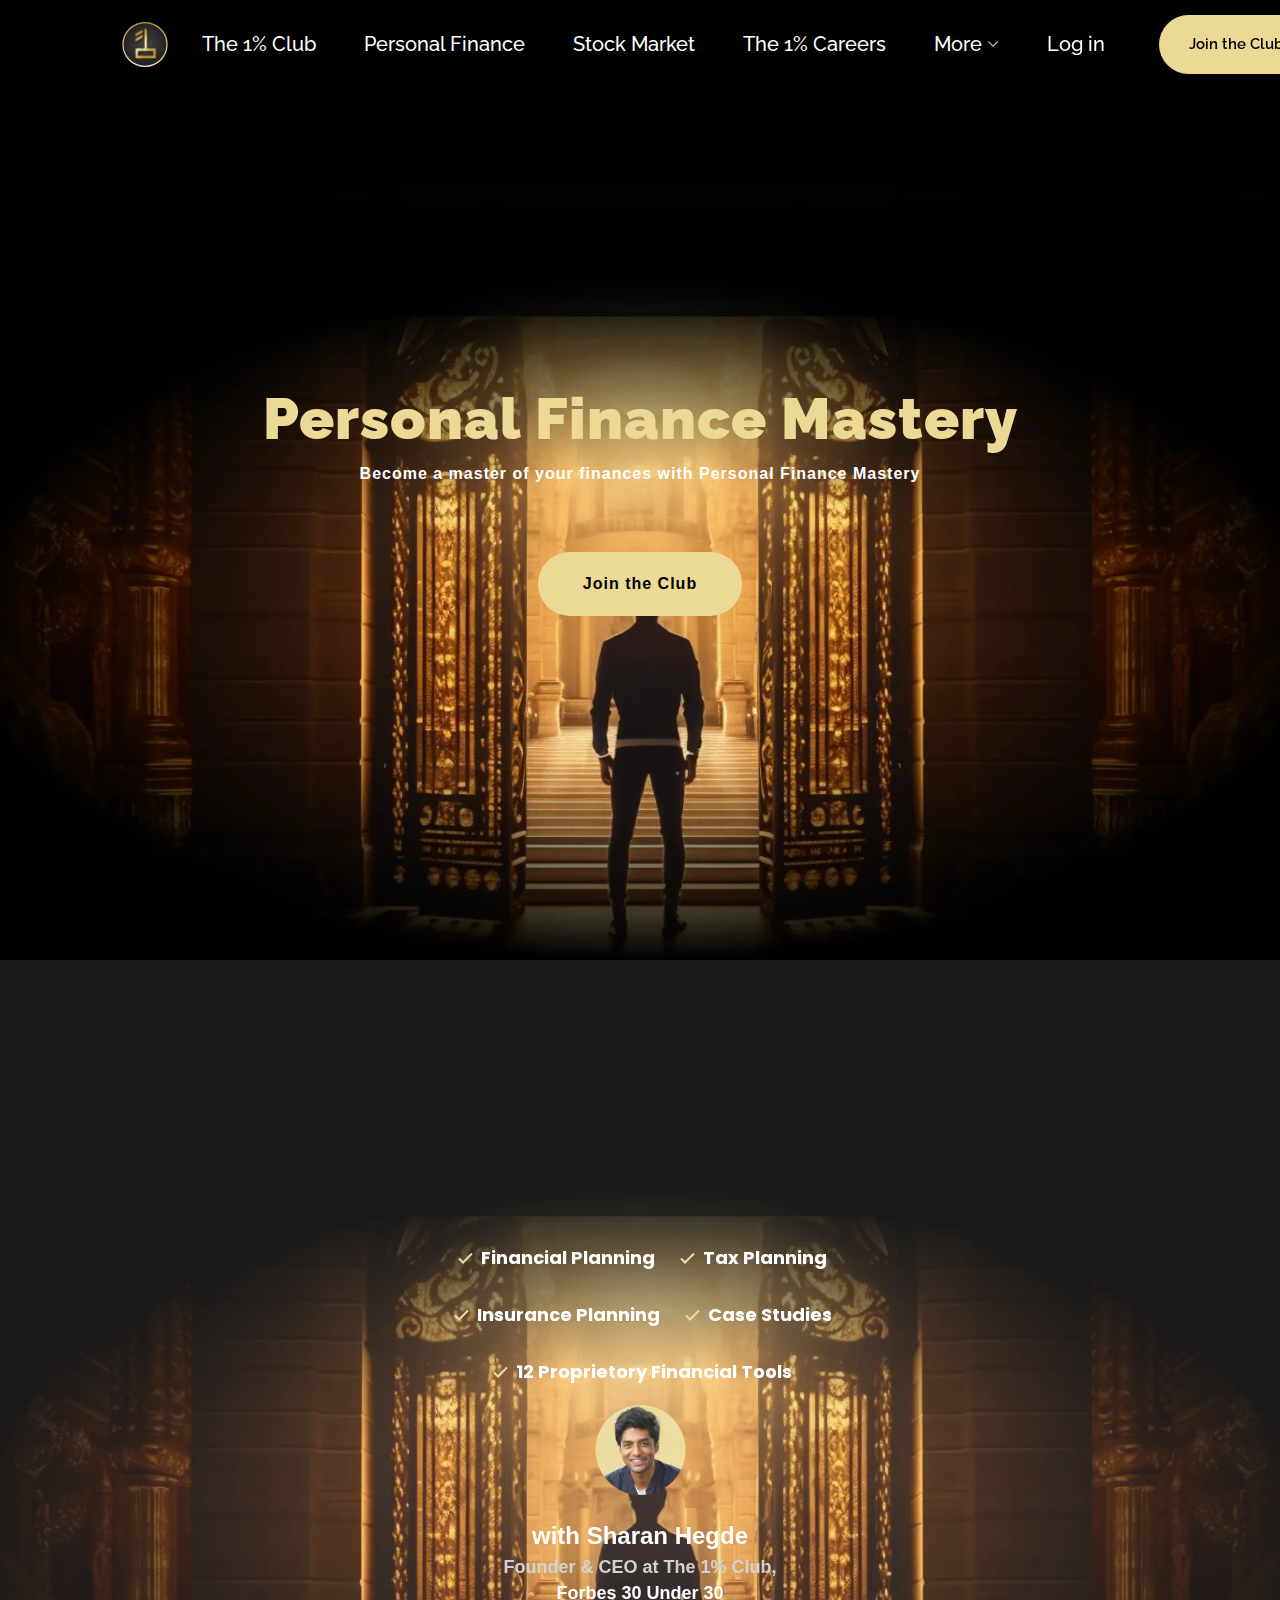
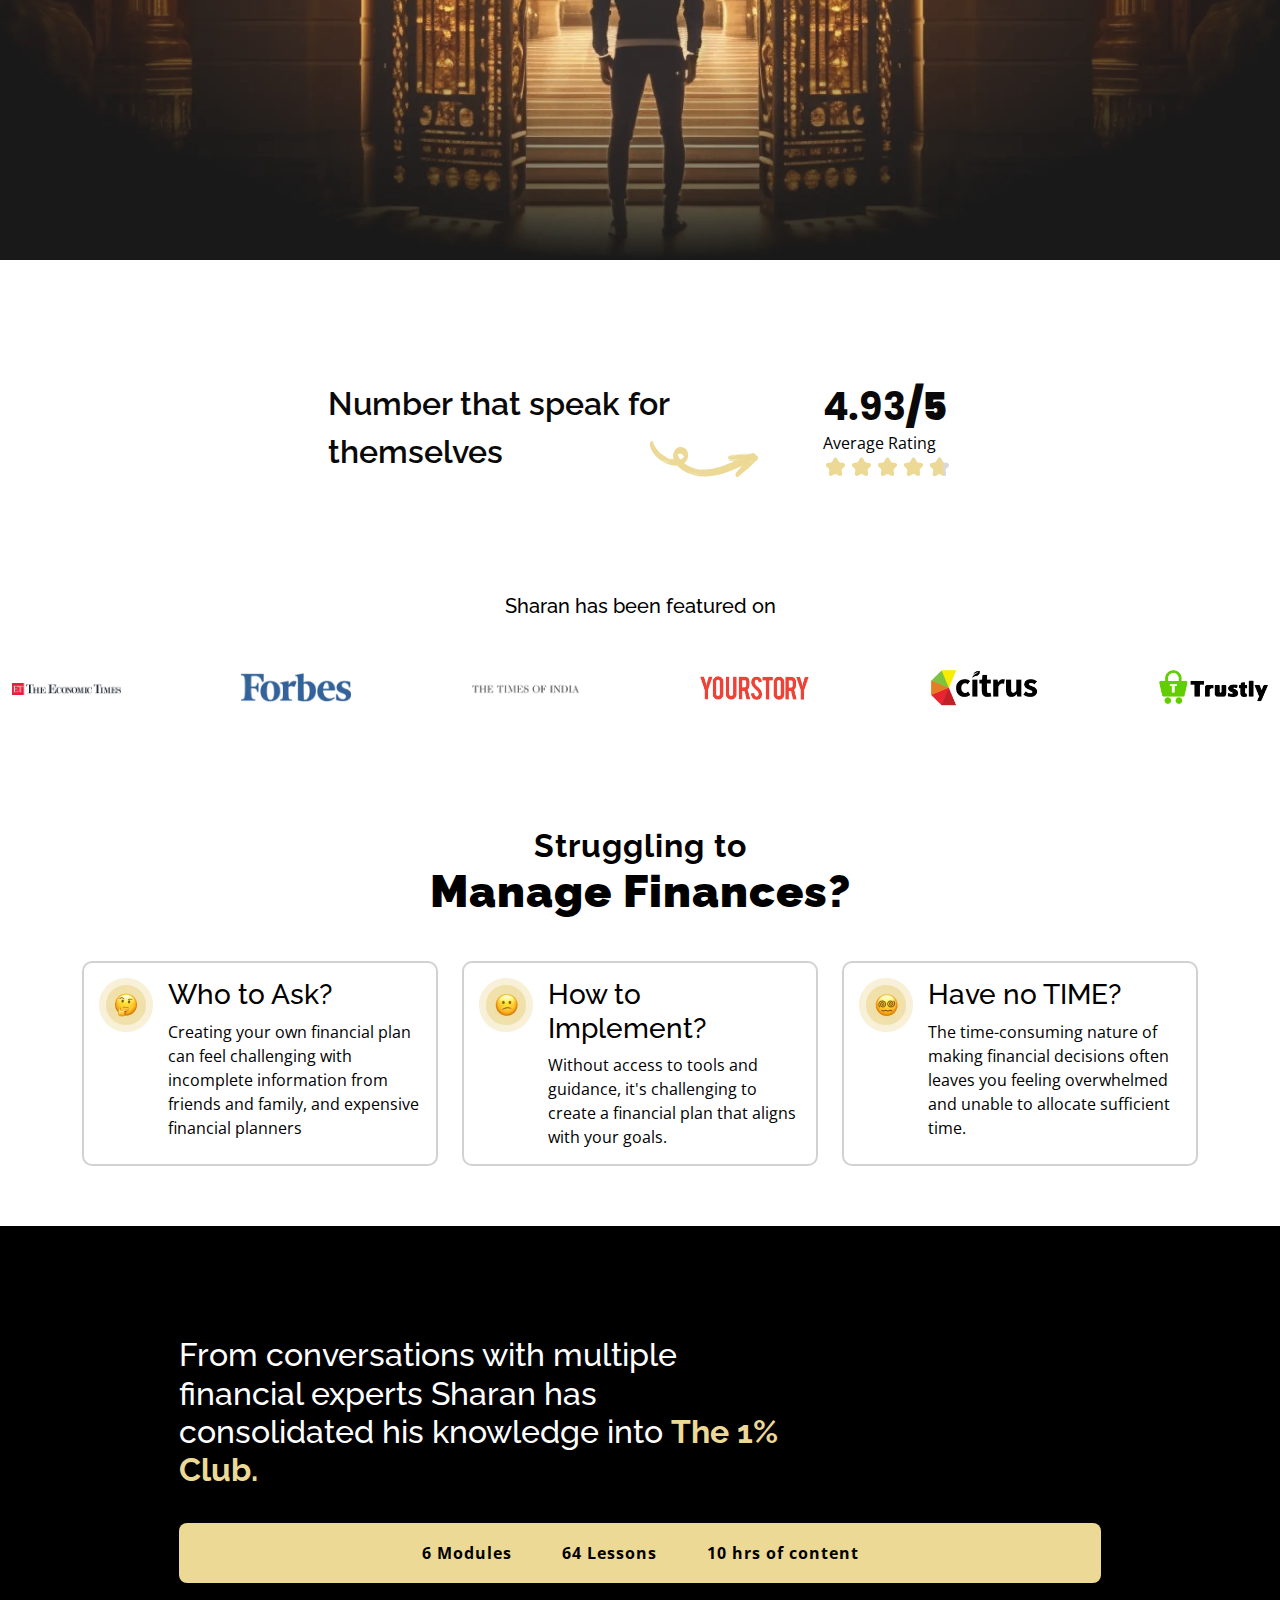
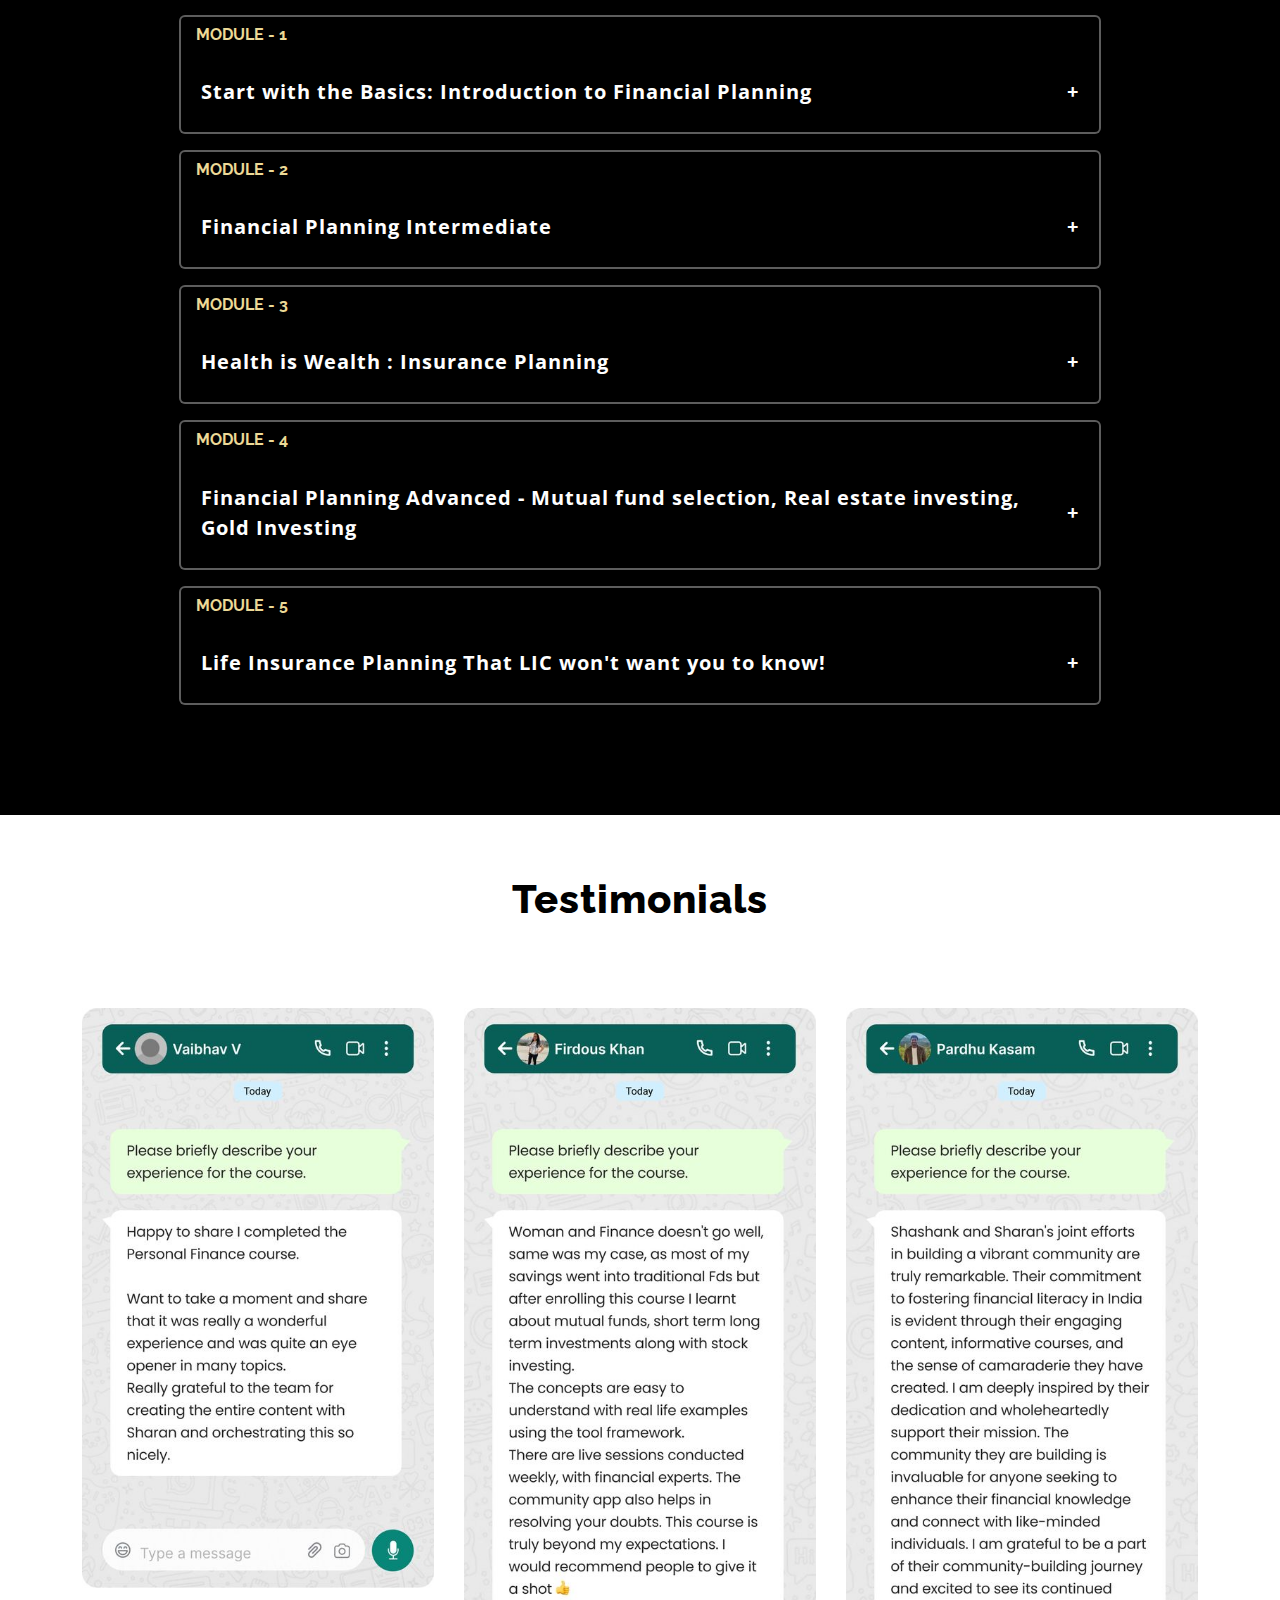
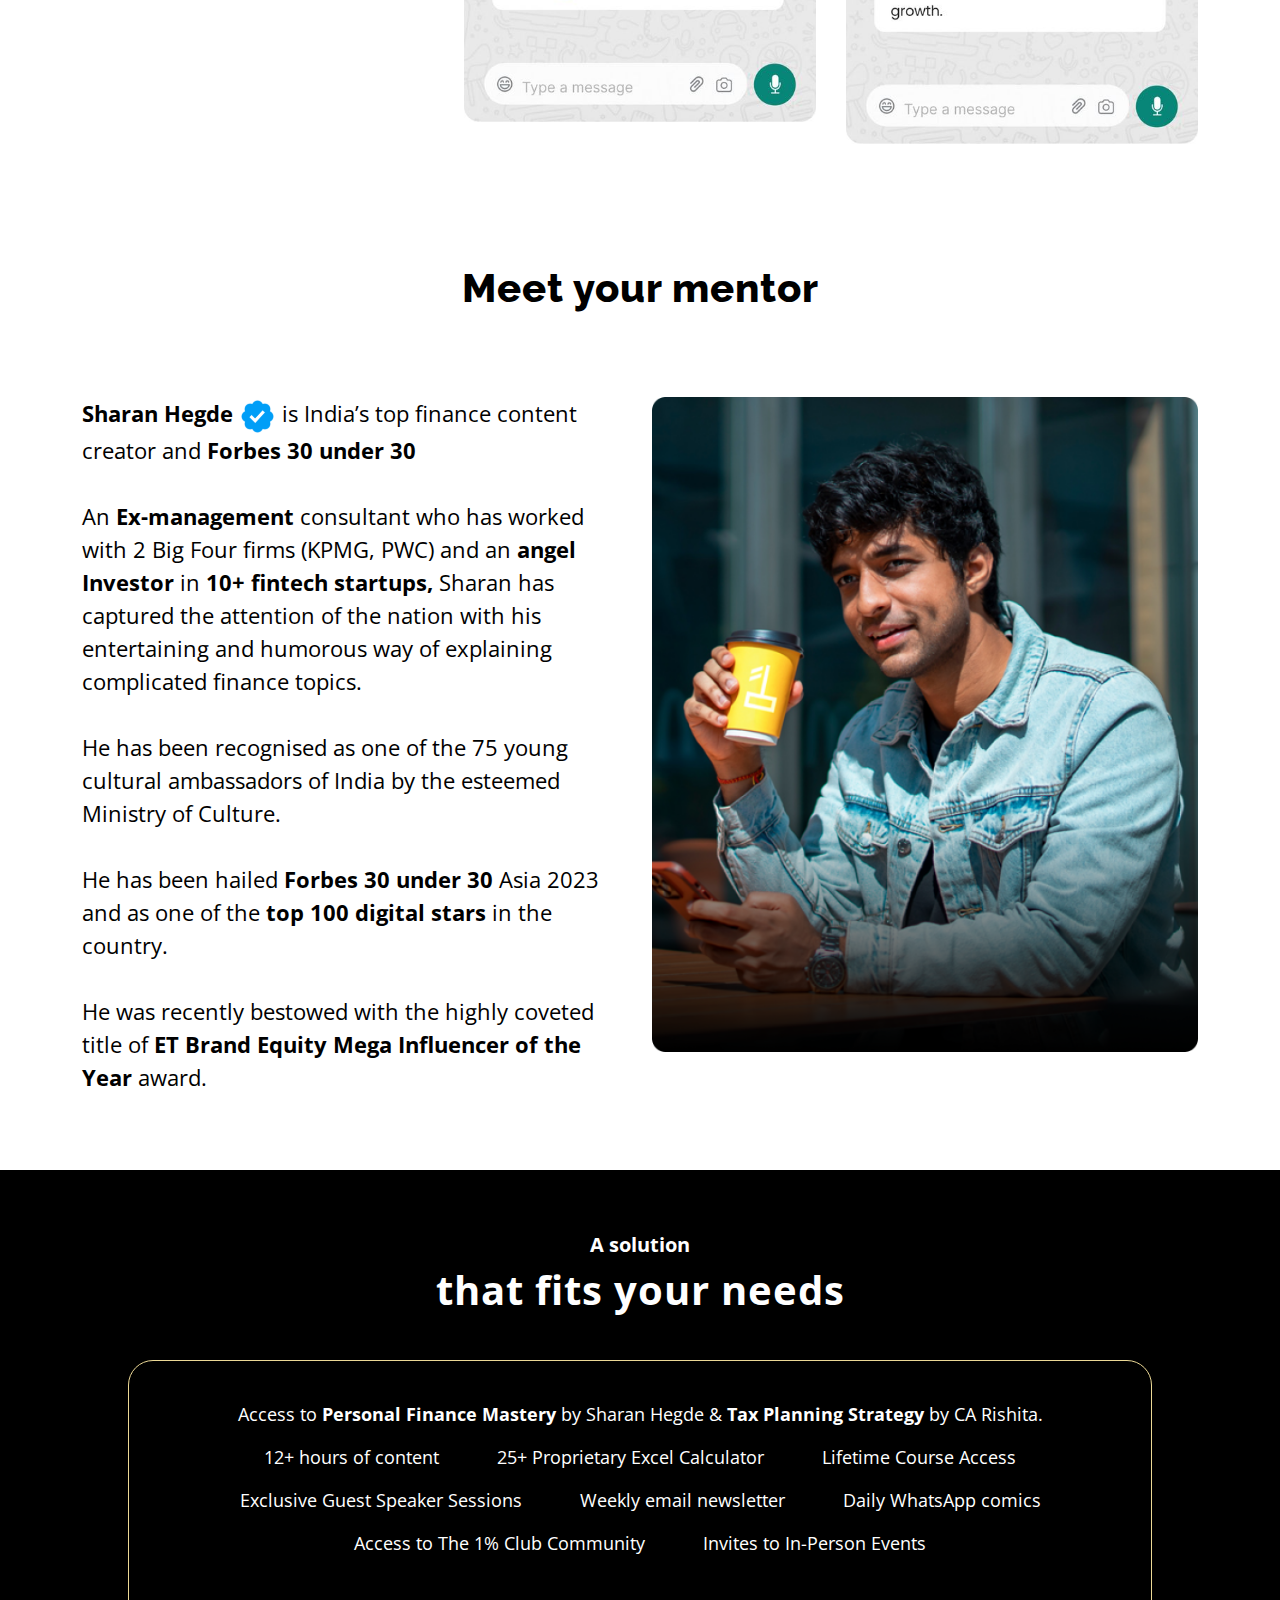
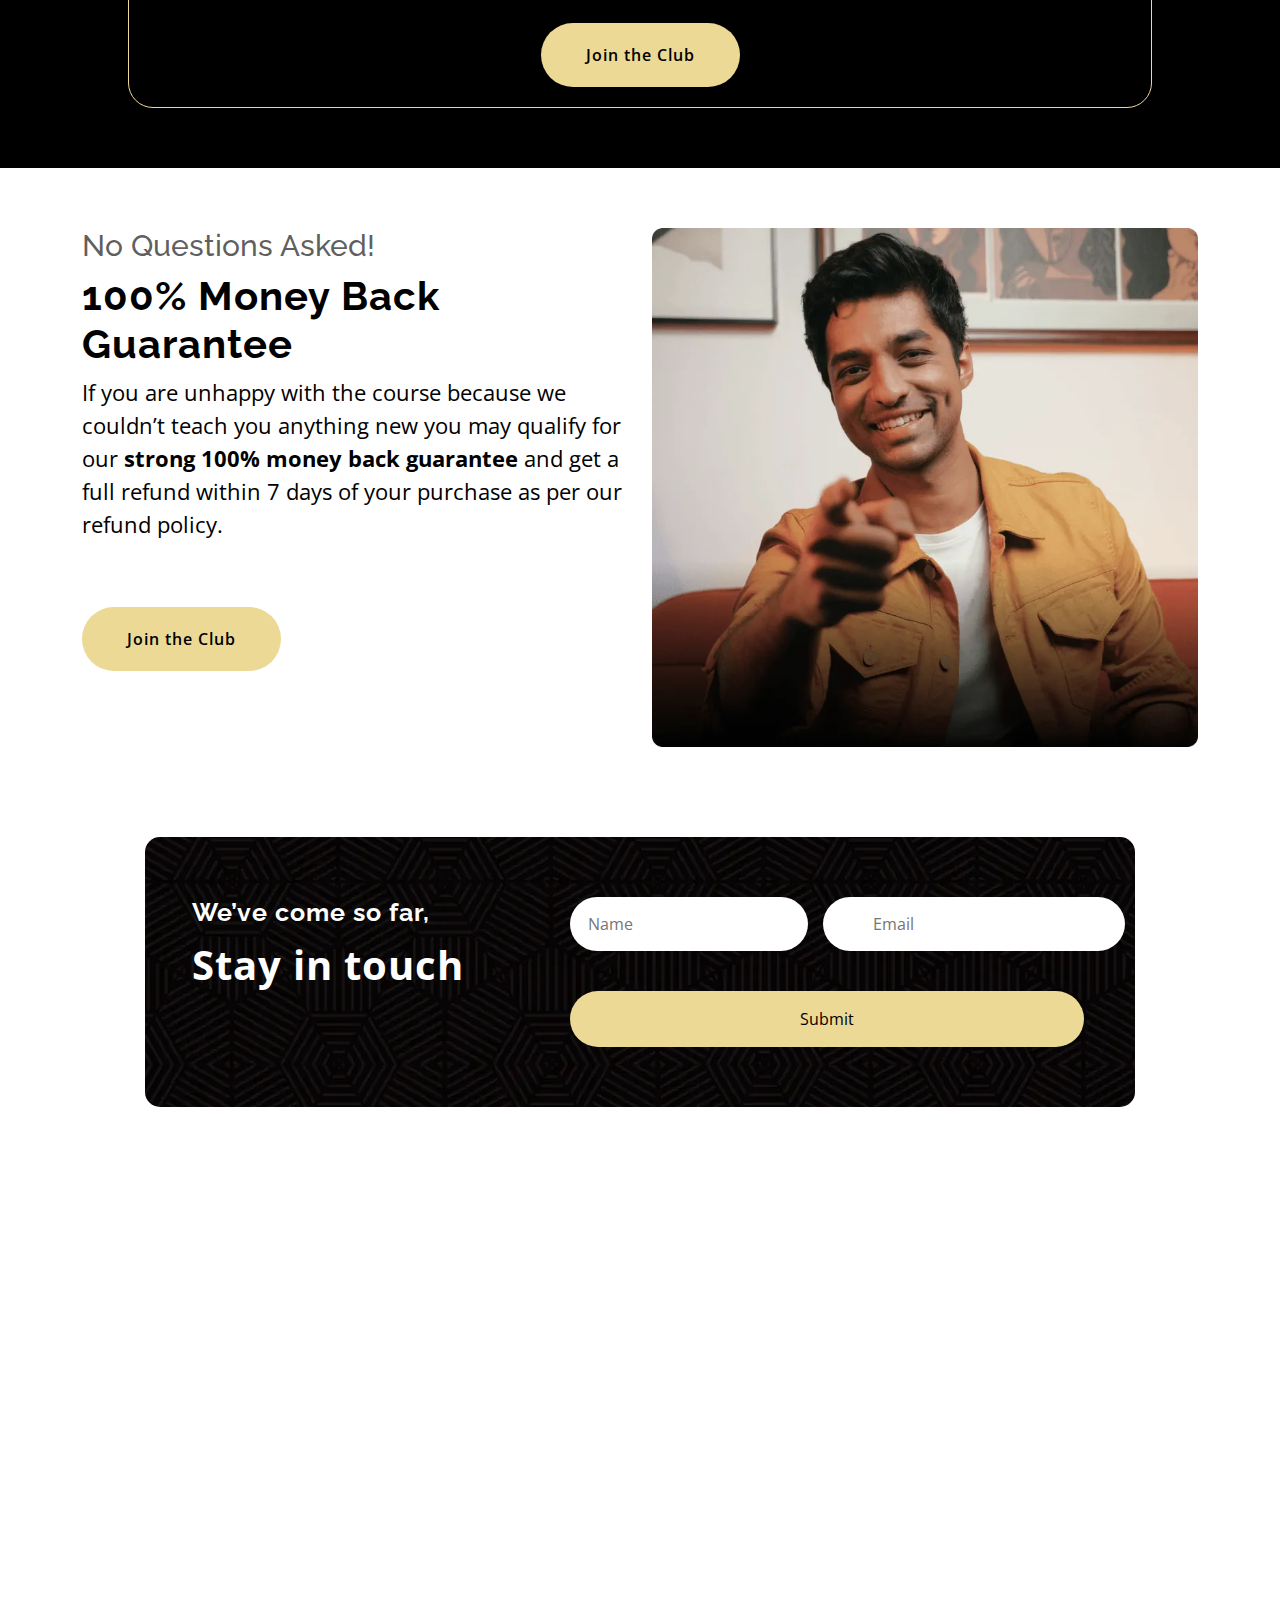
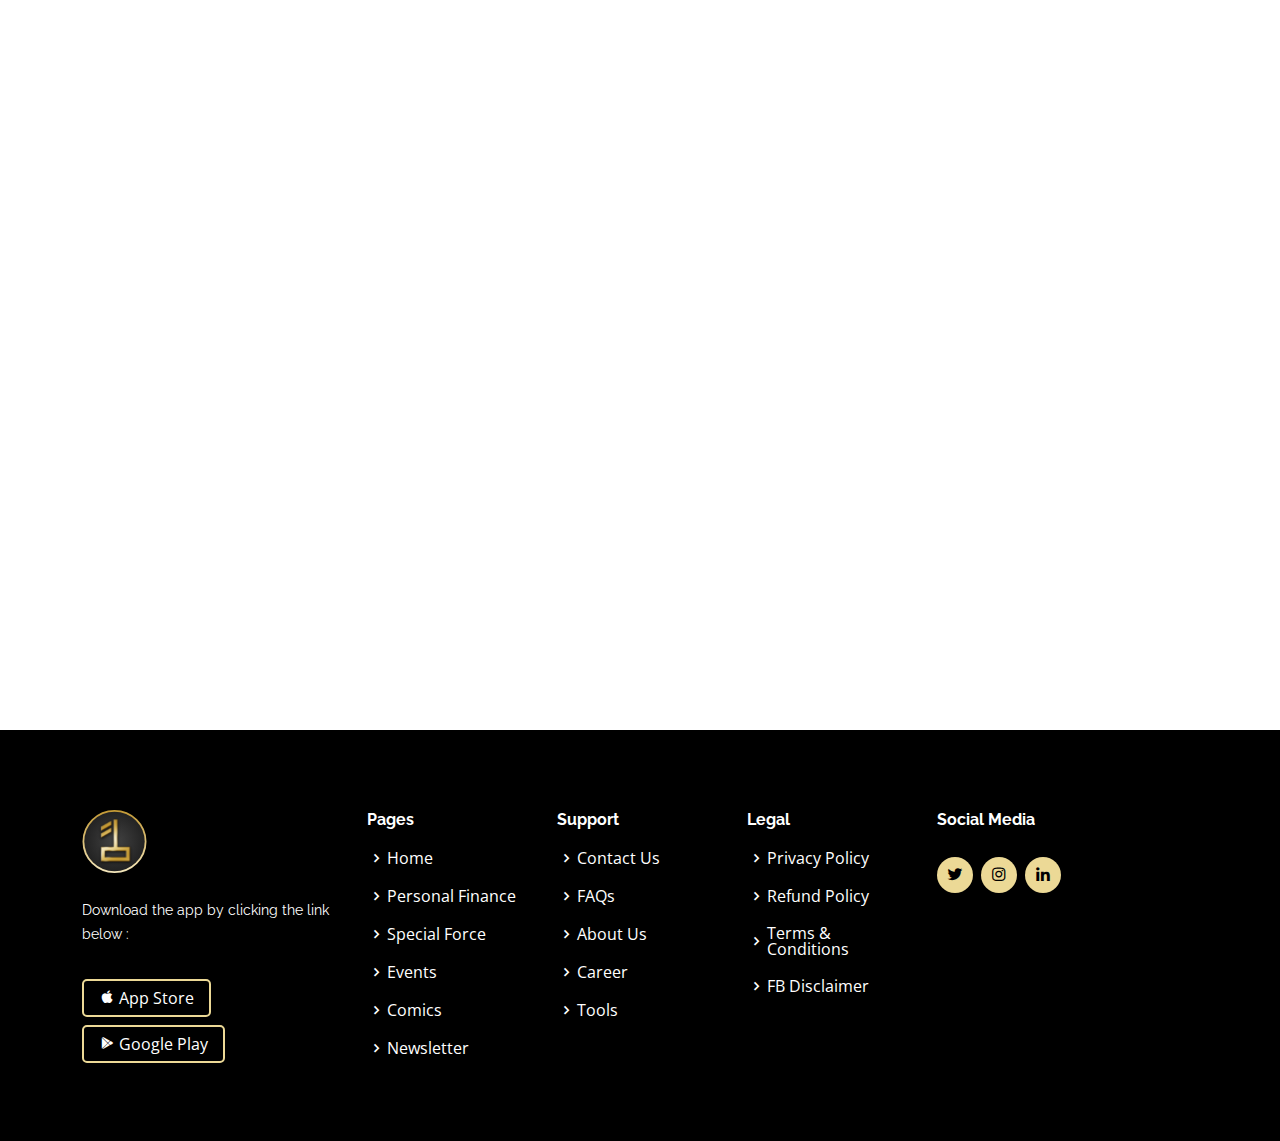
<file: PersonalFinance.html>
<!DOCTYPE html>
<html lang="en">

<head>
    <meta charset="utf-8">
    <meta content="width=device-width, initial-scale=1.0" name="viewport">

    <title>Personal Finance </title>
    <meta content="" name="description">
    <meta content="" name="keywords">

    <!-- Favicons -->
    <link href="assets/img/1% logo.svg" rel="icon">
    <link href="assets/img/apple-touch-icon.png" rel="apple-touch-icon">

    <!-- Google Fonts -->
    <link
        href="https://fonts.googleapis.com/css?family=Open+Sans:300,300i,400,400i,600,600i,700,700i|Raleway:300,300i,400,400i,500,500i,600,600i,700,700i|Poppins:300,300i,400,400i,500,500i,600,600i,700,700i"
        rel="stylesheet">

    <!-- Vendor CSS Files -->
    <link href="assets/vendor/aos/aos.css" rel="stylesheet">
    <link href="assets/vendor/bootstrap/css/bootstrap.min.css" rel="stylesheet">
    <link href="assets/vendor/bootstrap-icons/bootstrap-icons.css" rel="stylesheet">
    <link href="assets/vendor/boxicons/css/boxicons.min.css" rel="stylesheet">
    <link href="assets/vendor/glightbox/css/glightbox.min.css" rel="stylesheet">
    <link href="assets/vendor/swiper/swiper-bundle.min.css" rel="stylesheet">

    <!-- Template Main CSS File -->
    <link href="assets/css/style.css" rel="stylesheet">

</head>

<body>

    <!-- ======= Header ======= -->
    <header id="header" class="fixed-top">
        <div class="container d-flex align-items-center justify-content-between">

            <div class="logo">
                <!-- <h1><a href="index.html">1% Club</a></h1> -->
                <!-- Uncomment below if you prefer to use an image logo -->
                <a href=""><img src="assets/img/1% logo.svg" alt=""></a>
            </div>

            <nav id="navbar" class="navbar">
                <ul>
                    <li><a class="nav-link scrollto" href="index.html">The 1% Club</a></li>
                    <li><a class="nav-link scrollto active" href="PersonalFinance.html">Personal Finance</a></li>
                    <li><a class="nav-link scrollto" href="stockmarket.html">Stock Market</a></li>
                    <li><a class="nav-link scrollto" href="carrers.html">The 1% Careers</a></li>
                    <!-- <li><a class="nav-link scrollto" href="#faq">F.A.Q</a></li> -->
                    <li class="dropdown"><a href="#"><span>More</span> <i class="bi bi-chevron-down"></i></a>
                        <ul>
                            <li><a href="Events.html">Events</a></li>
                            <li><a href="Comics.html">Comics</a></li>
                            <li><a href="Newsletter.html">Newsletter</a></li>

                        </ul>
                    </li>
                    <li><a class="nav-link scrollto" href="login.html">Log in
                        </a></li>
                    <li><a class="getstarted scrollto" href="coursedetails.html">Join the Club</a></li>
                </ul>
                <i class="bi bi-list mobile-nav-toggle"></i>
            </nav><!-- .navbar -->

        </div>
    </header><!-- End Header -->

    <main id="main">

        <!-- ======= hero-banner Section End ======= -->
        <section class="hero-banner">
            <div id="parallax" class="parallax-item">
                <div class="section-hero">
                    <div class="image-container">
                        <div class="hero-image">
                            <div class="hero-banner-heading center">
                                <h2 class="hero-banner-heading-text">Personal Finance Mastery</h2>
                                <p data-aos="fade-up" class="hero-banner-heading-pr aos-init">Become a master of your
                                    finances
                                    with Personal Finance Mastery</p>
                                <button class="academy-footer">Join the Club</button>
                            </div>
                        </div>
                    </div>
                </div>
            </div>
            <div class="parallax-item">
                <div class="section-hero">
                    <div class="image-container">
                        <div class="hero-image-sec">
                            <div class="hero_sc">
                                <div class="block-166">
                                    <div class="block-165"><img src="assets/img/tick_bx-check.svg" alt="">
                                        <div>Financial Planning</div>
                                    </div>
                                    <div class="block-165"><img src="assets/img/tick_bx-check.svg" alt="">
                                        <div>Tax Planning</div>
                                    </div>
                                    <div class="block-165"><img src="assets/img/tick_bx-check.svg" alt="">
                                        <div>Insurance Planning</div>
                                    </div>
                                    <div class="block-165"><img src="assets/img/tick_bx-check.svg" alt="">
                                        <div>Case Studies</div>
                                    </div>
                                    <div class="block-165"><img src="assets/img/tick_bx-check.svg" alt="">
                                        <div>12 Proprietory Financial Tools</div>
                                    </div>
                                </div>
                                <div class="block-158"><img src="assets/img/Profile - Sharan.webp" alt="">
                                    <div class="text-block-62"><span class="text-span-49">with Sharan
                                            Hegde</span><br><span class="text-span-48">Founder &amp; CEO at The 1%
                                            Club,</span> <br><span class="text-span-50">Forbes 30 Under 30</span></div>
                                </div>
                            </div>
                        </div>
                    </div>
                </div>
            </div>
        </section>
        <!-- ======= hero-banner Section End ======= -->

        <!-- ======= Section_number Section Start ======= -->
        <section class="section_number">
            <div class="container-626px">
                <div class="padding-global-8">
                    <div class="number_wrapper">
                        <h2 class="number_heading">Number that speak for themselves</h2>
                        <div class="spring-arrow w-embed"><svg width="110" height="38" viewBox="0 0 110 38" fill="none">
                                <path
                                    d="M48.815 32.2204C49.4695 32.5112 50.1547 32.5641 50.8593 32.4658C50.1779 32.384 49.4964 32.3022 48.815 32.2204ZM21.8368 20.0091C21.1932 19.8116 20.5496 19.6141 19.9061 19.4167C20.4747 19.8097 21.1171 20.0032 21.8368 20.0091ZM20.6513 21.2548C19.998 21.0451 19.3452 20.8352 18.6919 20.6256C19.2847 20.9933 19.923 21.2502 20.6513 21.2548ZM101.106 22.3528C101.358 22.2041 101.201 21.8824 101.53 21.9003C101.614 21.9049 101.737 22.1675 101.74 21.8757C101.741 21.7665 101.91 21.6429 101.737 21.5388C101.622 21.4703 101.521 21.5126 101.404 21.5596C101.01 21.7177 101.026 21.9852 101.106 22.3528ZM103.498 21.3765C102.805 20.9348 102.467 20.8755 102.142 21.1218C102.616 21.0911 102.881 21.833 103.498 21.3765ZM48.8544 30.4484C49.8066 30.7467 50.7796 30.8672 51.7808 30.7513C50.8055 30.6502 49.8302 30.5492 48.8544 30.4484ZM32.628 7.57292C33.2648 7.96584 33.9999 8.08489 34.7277 8.22721C34.1065 7.80602 33.4219 7.54909 32.628 7.57292ZM52.9391 30.0842C50.1068 29.8519 47.3472 29.322 44.6328 28.5889C47.2852 29.6047 50.0479 30.1394 52.9391 30.0842ZM24.2155 19.8737C22.8187 19.481 21.3841 19.1755 20.04 18.6399C18.707 18.109 17.4048 17.5233 16.0965 16.9564C18.5229 18.518 21.2227 19.5083 24.2155 19.8737ZM21.727 23.4194C18.2187 22.2936 15.0517 20.6189 11.9853 18.7831C14.7536 21.0984 18.0237 22.607 21.727 23.4194ZM52.9371 34.6785C48.0949 34.3239 43.6304 32.8228 39.1941 31.2339C43.4636 33.3616 48.0025 34.6537 52.9371 34.6785ZM34.3366 15.5634C33.3498 13.9684 30.9747 13.2996 29.2645 14.1139C28.7956 14.3371 28.6187 14.5842 28.7723 15.0721C29.2152 16.4769 29.9763 17.7428 30.8848 18.9573C31.11 19.259 31.3529 19.2495 31.6913 19.1573C32.5176 18.9321 33.2293 18.5446 33.8789 18.0636C34.9819 17.2467 35.0696 16.8736 34.4418 15.7306C34.4103 15.6735 34.3719 15.6191 34.3366 15.5634ZM80.3592 16.7349C79.8739 16.5666 79.3941 16.8848 78.8659 16.7332C78.9617 16.3877 79.3037 16.3761 79.5863 16.3205C83.2111 15.6071 86.8553 15.0142 90.5801 14.7821C93.8794 14.5767 97.168 14.254 100.462 13.9848C101.373 13.9102 102.287 13.8523 103.196 13.7646C103.472 13.738 103.685 13.5255 103.975 13.4571C102.933 13.5048 101.881 13.4916 100.852 13.6109C97.236 14.0305 93.6035 14.2921 89.9663 14.5355C87.537 14.6978 85.1276 14.9644 82.7479 15.4566C81.6385 15.6862 80.51 15.9679 79.1883 15.9644C79.5181 15.8312 79.7043 15.715 79.9103 15.6791C82.1875 15.2828 84.3809 14.5607 86.7123 14.3812C88.4797 14.2451 90.2535 14.17 92.0209 14.0349C94.5803 13.8394 97.1313 13.5269 99.696 13.4316C101.497 13.3647 103.265 12.9004 105.129 13.1385C105.01 13.2388 104.85 13.3106 104.834 13.4024C104.812 13.5247 105.003 13.5344 105.109 13.5437C106.128 13.6336 106.129 13.6305 105.673 14.367C106.341 14.4698 106.341 14.4698 106.107 13.9154C106.359 13.8503 106.415 14.0243 106.433 14.1504C106.521 14.7642 107.323 15.0083 107.429 15.6065C107.456 15.7594 107.542 15.6562 107.626 15.6581C108.4 15.6786 109.175 16.4047 109.119 17.054C109.109 17.1747 109.066 17.3077 108.99 17.4057C108.776 17.6784 108.427 17.914 109.032 18.1866C109.232 18.276 109.103 18.5251 109.016 18.7073C108.493 19.8043 107.395 20.4929 106.529 21.3434C105.567 22.2883 104.558 23.1971 103.577 24.1281C101 26.5746 98.3893 28.9931 95.6788 31.3297C93.5797 33.1394 91.4905 34.9574 89.2589 36.6468C88.7296 37.0475 88.1896 37.4121 87.4378 37.0129C87.3549 36.9688 87.1948 36.8965 87.2011 36.8832C87.423 36.4029 86.9004 36.2126 86.7341 35.8865C86.36 35.1538 86.3373 34.2975 86.6479 33.5588C86.9786 32.7724 87.4952 32.0283 88.1533 31.3892C88.5701 30.9842 88.9124 30.5271 89.314 30.1107C89.6335 29.7793 89.9058 29.368 90.2458 29.0425C90.8323 28.4807 91.1391 27.7602 91.7557 27.211C92.051 26.9481 92.4664 26.7037 92.5619 26.2859C92.3827 26.2089 92.2605 26.2992 92.1381 26.3574C88.1449 28.2541 84.0528 29.9779 79.888 31.5782C72.5454 34.3995 64.9411 36.2555 56.8183 36.4306C47.9119 36.6227 39.9834 34.2876 32.8969 29.6261C31.3099 28.5818 29.9664 27.3188 28.7008 25.9937C28.4968 25.7803 28.2879 25.6586 27.9607 25.6585C23.5837 25.6583 19.5367 24.5862 15.761 22.691C10.9925 20.2973 7.15905 17.0741 4.29541 12.978C2.94482 11.0461 1.84243 9.03914 1.17983 6.85482C0.660514 5.14423 0.62904 3.49292 1.61607 1.88297C1.94403 1.34818 2.52697 1.12637 2.9877 0.756944C3.08682 0.677804 3.17169 0.781229 3.20884 0.844153C3.39682 1.16123 3.76266 1.38084 3.84714 1.75639C4.23997 3.49548 5.28907 5.01445 6.05099 6.63154C6.64846 7.89896 7.7408 8.86886 8.53059 10.0151C10.1607 12.3812 12.5069 14.1544 15.0036 15.7847C17.6157 17.4907 20.5253 18.6665 23.7239 19.2746C23.9861 19.3242 24.2439 19.3911 24.5791 19.4671C24.4716 19.0446 24.3334 18.6508 24.2757 18.2489C23.781 14.8127 24.5491 11.6581 26.977 8.86866C27.5298 8.23354 28.242 7.63021 29.0398 7.46884C29.6179 7.35241 29.8582 6.83778 30.5351 6.88284C31.1988 6.92711 31.8859 6.87943 32.5588 6.95611C33.2433 7.03429 33.8648 7.30159 34.4914 7.53041C35.1239 7.76112 35.7017 8.08622 36.1964 8.51149C36.679 8.92726 37.1581 9.33108 37.5468 9.83517C38.7475 11.3928 38.9119 13.1515 39.0483 14.9233C39.2895 18.0613 38.0484 20.7193 35.5876 22.964C35.1969 23.3204 35.3417 23.5227 35.7064 23.7659C38.1027 25.3645 40.7179 26.6197 43.4959 27.6437C48.6633 29.5482 54.0361 29.7401 59.4874 29.2439C64.5951 28.7792 69.4623 27.5443 74.1846 25.8394C78.0479 24.4446 81.8044 22.8663 85.6196 21.1247C84.6353 20.8436 83.7176 20.8874 82.8218 20.8222C81.945 20.7584 81.0632 20.7522 80.2147 20.5121C79.9541 20.4387 79.6463 20.3448 79.6751 20.0688C79.7059 19.7729 80.0372 19.811 80.3039 19.7725C82.3242 19.4799 84.3596 19.6902 86.387 19.6605C87.1666 19.649 87.9453 19.6033 88.7235 19.5609C89.0942 19.5408 89.4352 19.4337 89.8551 19.1436C88.6029 19.1738 87.485 19.1836 86.3695 19.2312C84.1764 19.3247 81.982 19.2375 79.7879 19.2417C79.6435 19.2418 79.4939 19.2202 79.3539 19.186C79.1016 19.1247 79.0364 18.9192 78.9997 18.7407C78.9499 18.4971 79.2155 18.4853 79.3921 18.4631C79.6444 18.4314 79.874 18.4041 79.9422 18.147C79.763 18.0183 79.5702 18.1027 79.3838 18.1032C79.0745 18.104 78.7569 18.0781 78.7525 17.7274C78.7492 17.4399 78.7254 17.1138 79.1726 17.0094C79.5708 16.9165 79.9665 16.8154 80.3633 16.7172C82.7447 16.5901 85.0413 16.0015 87.4164 15.8403C85.4329 15.7745 83.5212 16.1689 81.5896 16.4281C81.172 16.4841 80.7021 16.4405 80.3592 16.7349Z"
                                    fill="#ECD996"></path>
                            </svg></div>
                        <div class="number_content-wrapper">
                            <div class="number_bold-title"><span class="counterup">4.93</span><strong>/5</strong></div>
                            <div style="color: #000;">Average Rating</div>
                            <div class="stars w-embed"><svg width="129" height="26" viewBox="0 0 129 26" fill="none">
                                    <path
                                        d="M10.7065 3.63397C11.4402 2.14748 13.5598 2.14748 14.2935 3.63397L15.7083 6.50076C15.9996 7.09105 16.5628 7.50019 17.2142 7.59484L20.3779 8.05455C22.0183 8.29292 22.6733 10.3089 21.4863 11.4659L19.197 13.6974C18.7257 14.1569 18.5106 14.8189 18.6218 15.4677L19.1623 18.6186C19.4425 20.2524 17.7276 21.4983 16.2604 20.7269L13.4307 19.2393C12.848 18.933 12.152 18.933 11.5693 19.2393L8.73963 20.7269C7.27238 21.4983 5.55751 20.2524 5.83773 18.6186L6.37815 15.4677C6.48943 14.8189 6.27433 14.1569 5.80296 13.6974L3.51369 11.4659C2.32666 10.3089 2.98168 8.29292 4.62212 8.05455L7.78581 7.59484C8.43723 7.50019 9.00036 7.09105 9.29168 6.50076L10.7065 3.63397Z"
                                        fill="#ECD996"></path>
                                    <path
                                        d="M36.7065 3.63397C37.4402 2.14748 39.5598 2.14748 40.2935 3.63397L41.7083 6.50076C41.9996 7.09105 42.5628 7.50019 43.2142 7.59484L46.3779 8.05455C48.0183 8.29292 48.6733 10.3089 47.4863 11.4659L45.197 13.6974C44.7257 14.1569 44.5106 14.8189 44.6218 15.4677L45.1623 18.6186C45.4425 20.2524 43.7276 21.4983 42.2604 20.7269L39.4307 19.2393C38.848 18.933 38.152 18.933 37.5693 19.2393L34.7396 20.7269C33.2724 21.4983 31.5575 20.2524 31.8377 18.6186L32.3782 15.4677C32.4894 14.8189 32.2743 14.1569 31.803 13.6974L29.5137 11.4659C28.3267 10.3089 28.9817 8.29292 30.6221 8.05455L33.7858 7.59484C34.4372 7.50019 35.0004 7.09105 35.2917 6.50076L36.7065 3.63397Z"
                                        fill="#ECD996"></path>
                                    <path
                                        d="M62.7065 3.63397C63.4402 2.14748 65.5598 2.14748 66.2935 3.63397L67.7083 6.50076C67.9996 7.09105 68.5628 7.50019 69.2142 7.59484L72.3779 8.05455C74.0183 8.29292 74.6733 10.3089 73.4863 11.4659L71.197 13.6974C70.7257 14.1569 70.5106 14.8189 70.6218 15.4677L71.1623 18.6186C71.4425 20.2524 69.7276 21.4983 68.2604 20.7269L65.4307 19.2393C64.848 18.933 64.152 18.933 63.5693 19.2393L60.7396 20.7269C59.2724 21.4983 57.5575 20.2524 57.8377 18.6186L58.3782 15.4677C58.4894 14.8189 58.2743 14.1569 57.803 13.6974L55.5137 11.4659C54.3267 10.3089 54.9817 8.29292 56.6221 8.05455L59.7858 7.59484C60.4372 7.50019 61.0004 7.09105 61.2917 6.50076L62.7065 3.63397Z"
                                        fill="#ECD996"></path>
                                    <path
                                        d="M88.7065 3.63397C89.4402 2.14748 91.5598 2.14748 92.2935 3.63397L93.7083 6.50076C93.9996 7.09105 94.5628 7.50019 95.2142 7.59484L98.3779 8.05455C100.018 8.29292 100.673 10.3089 99.4863 11.4659L97.197 13.6974C96.7257 14.1569 96.5106 14.8189 96.6218 15.4677L97.1623 18.6186C97.4425 20.2524 95.7276 21.4983 94.2604 20.7269L91.4307 19.2393C90.848 18.933 90.152 18.933 89.5693 19.2393L86.7396 20.7269C85.2724 21.4983 83.5575 20.2524 83.8377 18.6186L84.3782 15.4677C84.4894 14.8189 84.2743 14.1569 83.803 13.6974L81.5137 11.4659C80.3267 10.3089 80.9817 8.29292 82.6221 8.05455L85.7858 7.59484C86.4372 7.50019 87.0004 7.09105 87.2917 6.50076L88.7065 3.63397Z"
                                        fill="#ECD996"></path>
                                    <path
                                        d="M114.686 3.63397C115.419 2.14748 117.539 2.14748 118.272 3.63397L119.694 6.51385C119.985 7.10413 120.548 7.51327 121.2 7.60793L124.378 8.06974C126.018 8.30811 126.673 10.3241 125.486 11.4811L123.187 13.7228C122.715 14.1823 122.5 14.8443 122.611 15.4931L123.154 18.6583C123.434 20.2922 121.72 21.5381 120.252 20.7667L117.41 19.2723C116.827 18.9659 116.131 18.9659 115.548 19.2723L112.706 20.7667C111.238 21.5381 109.524 20.2922 109.804 18.6583L110.347 15.4931C110.458 14.8443 110.243 14.1823 109.772 13.7228L107.472 11.4811C106.285 10.3241 106.94 8.30811 108.58 8.06974L111.758 7.60793C112.41 7.51327 112.973 7.10413 113.264 6.51385L114.686 3.63397Z"
                                        fill="#D9D9D9"></path>
                                    <path
                                        d="M114.686 3.63397C115.42 2.14748 117.539 2.14748 118.273 3.63397L119.953 7.03829C120.089 7.31355 120.16 7.6164 120.16 7.92336L120.16 9.45055L120.16 14.4567L120.732 21.0275L117.411 19.2747C116.828 18.9669 116.131 18.9664 115.547 19.2732L112.706 20.7667C111.239 21.5381 109.524 20.2922 109.804 18.6584L110.347 15.4931C110.458 14.8443 110.243 14.1823 109.772 13.7228L107.472 11.4811C106.285 10.3241 106.94 8.30811 108.581 8.06974L111.759 7.60793C112.41 7.51327 112.973 7.10414 113.265 6.51385L114.686 3.63397Z"
                                        fill="#ECD996"></path>
                                </svg></div>
                        </div>
                    </div>
                </div>
            </div>
        </section>
        <!-- ======= Section_number Section End ======= -->

        <!-- ======= Clients Section Start ======= -->
        <section id="clients" class="clients">
            <h5>Sharan has been featured on</h5>
            <div class="container-fluid">
                <div class="clients-slider swiper">
                    <div class="swiper-wrapper align-items-center">
                        <div class="swiper-slide"><img src="assets/img/clients/et-logo 1.png" class="client-img" alt="">
                        </div>
                        <div class="swiper-slide"><img src="assets/img/clients/Forbes_logo 1.webp" class="client-img"
                                alt="">
                        </div>
                        <div class="swiper-slide"><img src="assets/img/clients/timesofindia_Group 10 1.webp"
                                class="client-img" alt="">
                        </div>
                        <div class="swiper-slide"><img src="assets/img/clients/yourstory 1.png" class="client-img"
                                alt="">
                        </div>
                        <div class="swiper-slide"><img src="assets/img/clients/client-5.png" class="client-img" alt="">
                        </div>
                        <div class="swiper-slide"><img src="assets/img/clients/client-6.png" class="client-img" alt="">
                        </div>
                        <div class="swiper-slide"><img src="assets/img/clients/client-7.png" class="client-img" alt="">
                        </div>
                        <div class="swiper-slide"><img src="assets/img/clients/client-8.png" class="client-img" alt="">
                        </div>
                    </div>
                </div>
            </div>
        </section>
        <!-- End Clients Section -->

        <!-- ======= Manage Finances Section  Start======= -->
        <section class="Manage-Finances">
            <div class="Finances-heading center">
                <h2>Struggling to
                    <br><span class="section-heading-text"><strong>Manage Finances?</strong> </span>
                </h2>
            </div>
            <div class="container">
                <div class="row">
                    <div class="col-lg-4">
                        <div class="Finances-block">
                            <img class="Finances-img" src="assets/img/sun-vector.webp" alt="">
                            <div class="Finances-text">
                                <h3>Who to Ask?</h3>
                                <p>Creating your own financial plan can feel challenging with incomplete information
                                    from friends and family, and expensive financial planners</p>
                            </div>
                        </div>
                    </div>
                    <div class="col-lg-4">
                        <div class="Finances-block">
                            <img class="Finances-img" src="assets/img/sun-vector2.webp" alt="">
                            <div class="Finances-text">
                                <h3>How to Implement?</h3>
                                <p>Without access to tools and guidance, it's challenging to create a financial plan
                                    that aligns with your goals.</p>
                            </div>
                        </div>
                    </div>
                    <div class="col-lg-4">
                        <div class="Finances-block">
                            <img class="Finances-img" src="assets/img/sun-vector3.webp" alt="">
                            <div class="Finances-text">
                                <h3>Have no TIME?</h3>
                                <p>The time-consuming nature of making financial decisions often leaves you feeling
                                    overwhelmed and unable to allocate sufficient time.</p>
                            </div>
                        </div>
                    </div>
                </div>
            </div>
        </section>
        <!-- ======= Academy Section  End ======= -->

        <!-- =======conversations-faq Section Start ======= -->
        <section class="conversations-faq">
            <div class="accordion">
                <div class="top-Faq-h">
                    <h2>From conversations with multiple financial experts Sharan has consolidated his knowledge into
                        <strong><span>The 1% Club.</span></strong>
                    </h2>
                    <!-- <button class="academy-footer">Join the Club</button> -->
                </div>
                <div class="mod-lesson">
                    <ul>
                        <li>6 Modules</li>
                        <li>64 Lessons</li>
                        <li>10 hrs of content</li>
                    </ul>
                </div>
                <div class="accordion-item">
                    <input type="checkbox" id="accordion1">
                    <h6 class="mod-text">MODULE - 1</h6>
                    <label for="accordion1" class="accordion-item-title"><span class="icon"></span>Start with the
                        Basics: Introduction to Financial Planning</label>
                    <div class="accordion-item-desc">
                        <img src="assets/img/Sharan_Module1_Masterclass_Recap-p-500.webp" alt="">
                        <p>First unlearn some of the bad financial advice you've been exposed
                            from family, friends and media.
                            <br>
                            <br>
                            Then you will dive into understanding how to decide your financial goals - short-term,
                            mid-term,
                            <br>
                            <br>
                            and long-term. And you'll learn about all the different asset classes available to you to
                            achieve these goals.
                            <br>
                            <br>
                            You will get access to all my finance tools to make these decisions in less than a minute.
                            By the end of this module, you will be able to clearly define your financial goals before we
                            start investing for it.
                        </p>
                    </div>
                </div>

                <div class="accordion-item">
                    <input type="checkbox" id="accordion2">
                    <h6 class="mod-text">MODULE - 2</h6>
                    <label for="accordion2" class="accordion-item-title"><span class="icon"></span>Financial Planning
                        Intermediate</label>
                    <div class="accordion-item-desc">
                        <img src="assets/img/Sharan_Module2_Financial_Planning_Intermediate-p-1600.webp" alt="">
                        <p>I will reveal the optimal asset allocation strategies that PROFESSIONAL wealth managers use
                            for the ULTRA RICH
                            <br>
                            <br>
                            Then we will dive into understanding how to decide your financial goals
                            <br>
                            <br>
                            Then we will dive into understanding how to decide your financial goals
                            <br>
                            <br>
                            You will get access to all my finance tools to make these decisions in less than a minute.
                            By the end of this module, you will be able to clearly define your financial goals before we
                            start investing for it.
                        </p>
                    </div>
                </div>

                <div class="accordion-item">
                    <input type="checkbox" id="accordion3">
                    <h6 class="mod-text">MODULE - 3</h6>
                    <label for="accordion3" class="accordion-item-title"><span class="icon"></span>Health is Wealth :
                        Insurance Planning</label>
                    <div class="accordion-item-desc">
                        <img src="assets/img/Sharan_Module3_Financial-Planning_Advance-p-1600.webp" alt="">
                        <p>All the different kinds of health insurance available in the market
                            <br>
                            <br>
                            How to select a health insurance that suits your needs through a case study?
                            <br>
                            <br>
                            How to purchase health insurance for your parents with a live demo?
                            <br>
                            <br>
                            How to save thousands of rupees when purchasing health insurance?
                        </p>
                    </div>
                </div>

                <div class="accordion-item">
                    <input type="checkbox" id="accordion4">
                    <h6 class="mod-text">MODULE - 4</h6>
                    <label for="accordion4" class="accordion-item-title"><span class="icon"></span>Financial Planning
                        Advanced - Mutual fund selection, Real estate investing, Gold Investing</label>
                    <div class="accordion-item-desc">
                        <img src="assets/img/Sharan_Module4_Health_Insurance_Planning-p-1600.webp" alt="">
                        <p>How I select mutual funds under the debt and equity category?
                            <br>
                            <br>
                            I've created this methodology after talking to close to 3-4 certified financial planners who
                            handle money for the ultra rich and also fine-tuned it by talking to mutual fund managers
                            themselves.
                            <br>
                            <br>
                            The methodology has been simplified for you in the form of an excel tool.
                            <br>
                            <br>
                            There are more than 3000 mutual funds today. With the help of this tool, you will be able to
                            select the right ones for you in less than 5 mins. I will also tell you which mutual fund
                            categories to avoid. I will also tell you when to exit the mutual funds.
                            <br>
                            <br>
                            I will also explain how to invest in gold, real estate and other alternate asset classes to
                            create a complete risk-adjusted investment portfolio which will give you a good night's
                            sleep matter what the market condition .
                        </p>
                    </div>
                </div>

                <div class="accordion-item">
                    <input type="checkbox" id="accordion5">
                    <h6 class="mod-text">MODULE - 5</h6>
                    <label for="accordion5" class="accordion-item-title"><span class="icon"></span>Life Insurance
                        Planning That LIC won't want you to know!</label>
                    <div class="accordion-item-desc">
                        <img src="assets/img/Sharan_Module5_Life_Insurance_Planning-p-1600.webp" alt="">
                        <p>Whether you need a life insurance in the first place
                            How to get out of bad policies you have entered in the past?
                            How to select the best policy for you with a live demo, along with relevant riders?</p>
                    </div>
                </div>
            </div>
        </section>
        <!-- =======conversations-faq Section End ======= -->

        <!-- =======Whatsapp Testimonial Section Start ======= -->
        <section class="wp-testimonial">
            <h2>Testimonials</h2>
            <div class="container" style="overflow: hidden;">
                <div class="swiper-wp">
                    <div class="swiper-wrapper">
                        <div class="swiper-slide">
                            <img class="wp-img" src="assets/img/Groupwptesti-p-500.jpg">
                        </div>
                        <div class="swiper-slide">
                            <img class="wp-img" src="assets/img/firdous-p-500.jpg">
                        </div>
                        <div class="swiper-slide">
                            <img class="wp-img" src="assets/img/Group-wptestimonial(1)-p-500.jpg">
                        </div>
                        <div class="swiper-slide">
                            <img class="wp-img" src="assets/img/GroupWptestimonial-p-500.jpg">
                        </div>
                        <div class="swiper-slide">
                            <img class="wp-img" src="assets/img/testi-mahesh-p-500.jpg">
                        </div>
                        <div class="swiper-slide">
                            <img class="wp-img" src="assets/img/testimonial-aman-p-500.jpg">
                        </div>
                        <div class="swiper-slide">
                            <img class="wp-img" src="assets/img/testimonial-megha-p-500.jpg">
                        </div>
                        <div class="swiper-slide">
                            <img class="wp-img" src="assets/img/testimonial-vidya-p-500.jpg">
                        </div>
                        <div class="swiper-slide">
                            <img class="wp-img" src="assets/img/Groupwptesti-p-500.jpg">
                        </div>
                        <div class="swiper-slide">
                            <img class="wp-img" src="assets/img/Groupwptesti-p-500.jpg">
                        </div>
                    </div>
                    <!-- Add Pagination -->
                    <!-- <div class="swiper-pagination"></div> -->
                </div>
            </div>
        </section>

        <!-- =======Whatsapp Testimonial Section End ======= -->


        <!-- =======Meet your mentor Section Start ======= -->
        <section class="meet-mentor">
            <h2>Meet your mentor</h2>
            <div class="container">
                <div class="row">
                    <div class="col-lg-6">
                        <div class="mentor-para">
                            <p><strong>Sharan Hegde</strong> <span class="p-img"><img
                                        src="assets/img/verified-image 10.svg"></span> is India’s top finance content
                                creator and <strong>Forbes
                                    30
                                    under 30</strong>
                                <br>
                                <br>
                                An <strong>Ex-management</strong> consultant who has worked with 2 Big Four firms (KPMG,
                                PWC) and an <strong>angel
                                    Investor</strong> in <strong>10+ fintech startups,</strong> Sharan has captured the
                                attention of the nation with his
                                entertaining and humorous way of explaining complicated finance topics.
                                <br>
                                <br>
                                He has been recognised as one of the 75 young cultural ambassadors of India by the
                                esteemed
                                Ministry of Culture.
                                <br>
                                <br>
                                He has been hailed <strong>Forbes 30 under 30</strong> Asia 2023 and as one of the
                                <strong>
                                    top 100 digital stars</strong> in the country.
                                <br>
                                <br>
                                He was recently bestowed with the highly coveted title of <strong>ET Brand Equity Mega
                                    Influencer of the Year</strong> award.
                            </p>
                        </div>
                    </div>

                    <div class="col-lg-6">
                        <div class="mentor-img">
                            <img src="assets/img/Meet-mentor.png" alt="">
                        </div>
                    </div>
                </div>
            </div>
        </section>

        <!-- =======Meet your mentor Section End ======= -->

        <!-- ======= A Solution Section Start ======= -->
        <section class="section_solution-2">
            <div class="padding-global-16px">
                <div class="container-68rem">
                    <div class="solution_wrapper">
                        <div class="solution_heading-wrapper">
                            <div class="solution_heading">A solution</div>
                            <div class="text-block-31">that fits your needs</div>
                        </div>
                        <div class="gold-border-color-2">
                            <div class="solution_content-wrapper-3 border-radius-25">
                                <div class="solution_price-wrapper-3">
                                    <img src="assets/img/Group_communityicon.svg" loading="lazy" alt="Section Icon"
                                        class="section-icon">
                                </div>
                                <div class="solution_point-wrap-2">
                                    <div class="solution_point_wrapper-2">
                                        <div class="point_wrapper-5">
                                            <p class="check-text-2">Access to <strong class="bold-text-2">Personal
                                                    Finance Mastery</strong> by Sharan Hegde &amp; <strong
                                                    class="bold-text-2">Tax Planning Strategy </strong>by CA Rishita.
                                            </p>
                                        </div>
                                    </div>
                                    <div class="solution_point_wrapper-2">
                                        <div class="point_wrapper-5">
                                            <p class="check-text-2">12+ hours of content</p>
                                        </div>
                                        <div class="point_wrapper-5">
                                            <p class="check-text-2">25+ Proprietary Excel Calculator</p>
                                        </div>
                                        <div class="point_wrapper-5">
                                            <p class="check-text-2">Lifetime Course Access</p>
                                        </div>
                                    </div>
                                    <div class="solution_point_wrapper-2">
                                        <div class="point_wrapper-5">
                                            <p class="check-text-2">Exclusive Guest Speaker Sessions</p>
                                        </div>
                                        <div class="point_wrapper-5">
                                            <p class="check-text-2">Weekly email newsletter</p>
                                        </div>
                                        <div class="point_wrapper-5">
                                            <p class="check-text-2">Daily WhatsApp comics</p>
                                        </div>
                                    </div>
                                    <div class="solution_point_wrapper-2">
                                        <div class="point_wrapper-5">
                                            <p class="check-text-2">Access to The 1% Club Community</p>
                                        </div>
                                        <div class="point_wrapper-5">
                                            <p class="check-text-2">Invites to In-Person Events</p>
                                        </div>
                                    </div>
                                </div>
                                <button class="academy-footer">Join the Club</button>
                            </div>
                        </div>
                    </div>
                </div>
            </div>
        </section>
        <!-- ======= A Solution Section End ======= -->

        <!-- ======= MoneyBack Section Start ======= -->

        <section class="moneyback">
            <div class="container">
                <div class="row">
                    <div class="col-lg-6">
                        <div class="moneyback-para">
                            <h5>No Questions Asked!</h4>
                                <h2>100% Money Back <br> Guarantee</h2>
                                <p>If you are unhappy with the course because we couldn’t teach you anything new you
                                    may qualify for our <strong>strong 100% money back guarantee</strong> and get a full
                                    refund within 7
                                    days of your purchase as per our refund policy.
                                </p>
                        </div>
                        <button class="academy-footer">Join the Club</button>
                    </div>

                    <div class="col-lg-6">
                        <div class="moneyback-img">
                            <img src="assets/img/moneyback_Frame-p-800.webp" alt="">
                        </div>
                    </div>
                </div>
            </div>
        </section>

        <!-- =======  MoneyBack Section End ======= -->



        <!-- =======get-in-touch Section Start ======= -->
        <section class="get-in-touch">
            <div class="container">
                <div class="row d-flex justify-content-center ">
                    <div class="col-lg-5">
                        <div class="g-content">
                            <h4>We’ve come so far,</h4>
                            <p>Stay in touch</p>
                        </div>
                    </div>
                    <div class="col-lg-7">
                        <div class="g-form">
                            <form action="" method="post" style="display: flex;">
                                <input type="name" name="name" placeholder="Name">
                                <input type="email" name="email" placeholder="Email">
                            </form>
                            <input type="submit" value="Submit">
                        </div>
                    </div>
                </div>
            </div>
        </section>

        <!-- =======get-in-touch Section End ======= -->

        <!-- ======= Frequently Asked Questions Section Start======= -->
        <section id="faq" class="faq section-bg">
            <div class="container" data-aos="fade-up">

                <div class="section-title">
                    <h2>FAQs</h2>
                </div>

                <div class="accordion-list">
                    <ul>
                        <li data-aos="fade-up">
                            <i class="bx bx-help-circle icon-help"></i> <a data-bs-toggle="collapse" class="collapse"
                                data-bs-target="#accordion-list-1">What is The 1% Club?<i
                                    class="bx bx-chevron-down icon-show"></i><i
                                    class="bx bx-chevron-up icon-close"></i></a>
                            <div id="accordion-list-1" class="collapse show" data-bs-parent=".accordion-list">
                                <p>
                                    The 1% club is a members only community of finance enthusiasts and people who want
                                    to take control of their finances and achieve financial independence.
                                    Achieving the top 1% is challenging, but as a community, it's easier to fill gaps,
                                    plan, invest and implement your financial goals and gain independence. How do we do
                                    this, you ask? <br>
                                    1. <strong>Finance Academy:</strong> With over 12+ hours of modules made by top
                                    creators, unlock your
                                    journey to retire early.
                                    <br>2. <strong>Events:</strong> Expand your professional circle, meet impressive
                                    individuals and have
                                    fun
                                    at our Meetups.
                                    <br>3. <strong>Community App:</strong> Find accountability partners, engage in Q&A,
                                    find jobs,
                                    discover
                                    events and stay updated with daily finance news.
                                    <br>4. <strong>Financial Tools:</strong> From planning your financial goals to
                                    investing your money,
                                    our
                                    12 proprietary tools help you customize your unique pathway towards financial
                                    independence.
                                </p>
                            </div>
                        </li>

                        <li data-aos="fade-up" data-aos-delay="100">
                            <i class="bx bx-help-circle icon-help"></i> <a data-bs-toggle="collapse"
                                data-bs-target="#accordion-list-2" class="collapsed">How different is the 1% club from
                                other membership or programs?<i class="bx bx-chevron-down icon-show"></i><i
                                    class="bx bx-chevron-up icon-close"></i></a>
                            <div id="accordion-list-2" class="collapse" data-bs-parent=".accordion-list">
                                <p>
                                    The 1% Club is one of India's largest finance communities. We offer more than just a
                                    course. As a lifetime membership, you gain access to offline events across India, a
                                    lively social media platform connecting finance enthusiasts, and the latest
                                    financial news. With a focus on implementing knowledge through our financial tools,
                                    our community is comprised of experienced members who excel in their fields, earning
                                    over 10 lakh per year.
                                </p>
                            </div>
                        </li>

                        <li data-aos="fade-up" data-aos-delay="200">
                            <i class="bx bx-help-circle icon-help"></i> <a data-bs-toggle="collapse"
                                data-bs-target="#accordion-list-3" class="collapsed">How much time will I take to
                                complete the course?<i class="bx bx-chevron-down icon-show"></i><i
                                    class="bx bx-chevron-up icon-close"></i></a>
                            <div id="accordion-list-3" class="collapse" data-bs-parent=".accordion-list">
                                <p>
                                    We recommend completing the course within one month to allow ample time for
                                    developing your personalized plan. However, it is a self-paced course, allowing you
                                    to adjust it according to your availability. Some community members have even
                                    finished it over a week.
                                </p>
                            </div>
                        </li>

                        <li data-aos="fade-up" data-aos-delay="300">
                            <i class="bx bx-help-circle icon-help"></i> <a data-bs-toggle="collapse"
                                data-bs-target="#accordion-list-4" class="collapsed">How can I network with other
                                community members? <i class="bx bx-chevron-down icon-show"></i><i
                                    class="bx bx-chevron-up icon-close"></i></a>
                            <div id="accordion-list-4" class="collapse" data-bs-parent=".accordion-list">
                                <p>
                                    Connect, collaborate, and experience the power of our active community members on
                                    the app! Post your questions or seek assistance while enjoying their unwavering
                                    support. And the best part? Meet them in person to forge even stronger bonds.
                                </p>
                            </div>
                        </li>

                        <li data-aos="fade-up" data-aos-delay="400">
                            <i class="bx bx-help-circle icon-help"></i> <a data-bs-toggle="collapse"
                                data-bs-target="#accordion-list-5" class="collapsed">How can I get access to the
                                community?<i class="bx bx-chevron-down icon-show"></i><i
                                    class="bx bx-chevron-up icon-close"></i></a>
                            <div id="accordion-list-5" class="collapse" data-bs-parent=".accordion-list">
                                <p>
                                    You can download The 1% Club app on google play store or App store. Find
                                    accountability partners, engage in Q&A, discover events, and stay updated with the
                                    latest finance news on the app.
                                </p>
                            </div>
                        </li>

                        <li data-aos="fade-up" data-aos-delay="400">
                            <i class="bx bx-help-circle icon-help"></i> <a data-bs-toggle="collapse"
                                data-bs-target="#accordion-list-5" class="collapsed">Do I need to have a prior finance
                                knowledge before accessing the program?<i class="bx bx-chevron-down icon-show"></i><i
                                    class="bx bx-chevron-up icon-close"></i></a>
                            <div id="accordion-list-5" class="collapse" data-bs-parent=".accordion-list">
                                <p>
                                    Not necessarily. We have designed the program in a way that its completely jargon
                                    free, our program moderators use tools and techniques that are easily comprehensible
                                    Easy for beginners
                                    Learning curve for intermediates
                                </p>
                            </div>
                        </li>

                    </ul>
                </div>
            </div>
        </section><!-- End Frequently Asked Questions Section -->
    </main>


    <!-- ======= Footer ======= -->
    <footer id="footer">
        <div class="footer-top">
            <div class="container">
                <div class="row">

                    <div class="col-lg-3 col-md-6 footer-contact">
                        <a href=""><img src="assets/img/1% logo.svg" alt=""></a>
                        <p>
                            Download the app by
                            clicking the link below : <br><br>
                        <div class="footer-btn">
                            <a href="#" class="download-btn"><i class="bx bxl-apple"></i> App Store</a>
                        </div>
                        <a href="#" class="download-btn"><i class="bx bxl-play-store"></i> Google Play</a>
                        </p>
                    </div>

                    <div class="col-lg-2 col-md-6 footer-links">
                        <h4>Pages</h4>
                        <ul>
                            <li><i class="bx bx-chevron-right"></i> <a href="#">Home</a></li>
                            <li><i class="bx bx-chevron-right"></i> <a href="#">Personal Finance</a></li>
                            <li><i class="bx bx-chevron-right"></i> <a href="#">Special Force</a></li>
                            <li><i class="bx bx-chevron-right"></i> <a href="#">Events</a></li>
                            <li><i class="bx bx-chevron-right"></i> <a href="#">Comics</a></li>
                            <li><i class="bx bx-chevron-right"></i> <a href="#">Newsletter</a></li>
                        </ul>
                    </div>

                    <div class="col-lg-2 col-md-6 footer-links">
                        <h4>Support</h4>
                        <ul>
                            <li><i class="bx bx-chevron-right"></i> <a href="#">Contact Us</a></li>
                            <li><i class="bx bx-chevron-right"></i> <a href="#">FAQs</a></li>
                            <li><i class="bx bx-chevron-right"></i> <a href="#">About Us</a></li>
                            <li><i class="bx bx-chevron-right"></i> <a href="#">Career</a></li>
                            <li><i class="bx bx-chevron-right"></i> <a href="#">Tools</a></li>
                        </ul>
                    </div>

                    <div class="col-lg-2 col-md-6 footer-links">
                        <h4>Legal</h4>
                        <ul>
                            <li><i class="bx bx-chevron-right"></i> <a href="#">Privacy Policy</a></li>
                            <li><i class="bx bx-chevron-right"></i> <a href="#">Refund Policy</a></li>
                            <li><i class="bx bx-chevron-right"></i> <a href="#">Terms & Conditions</a></li>
                            <li><i class="bx bx-chevron-right"></i> <a href="#">FB Disclaimer</a></li>
                        </ul>
                    </div>

                    <div class="col-lg-2 col-md-6 footer-links">
                        <h4>Social Media</h4>
                        <div class="social-links mt-3">
                            <a href="#" class="twitter"><i class="bx bxl-twitter"></i></a>
                            <a href="#" class="instagram"><i class="bx bxl-instagram"></i></a>
                            <a href="#" class="linkedin"><i class="bx bxl-linkedin"></i></a>
                        </div>
                    </div>

                </div>
            </div>
        </div>
    </footer><!-- End Footer -->

    <a href="#" class="back-to-top d-flex align-items-center justify-content-center"><i
            class="bi bi-arrow-up-short"></i></a>

    <!-- Vendor JS Files -->
    <script src="assets/vendor/aos/aos.js"></script>
    <script src="assets/vendor/bootstrap/js/bootstrap.bundle.min.js"></script>
    <script src="assets/vendor/glightbox/js/glightbox.min.js"></script>
    <script src="assets/vendor/swiper/swiper-bundle.min.js"></script>
    <script src="assets/vendor/php-email-form/validate.js"></script>

    <!-- Template Main JS File -->
    <script src="assets/js/main.js"></script>

</body>

</html>
</file>
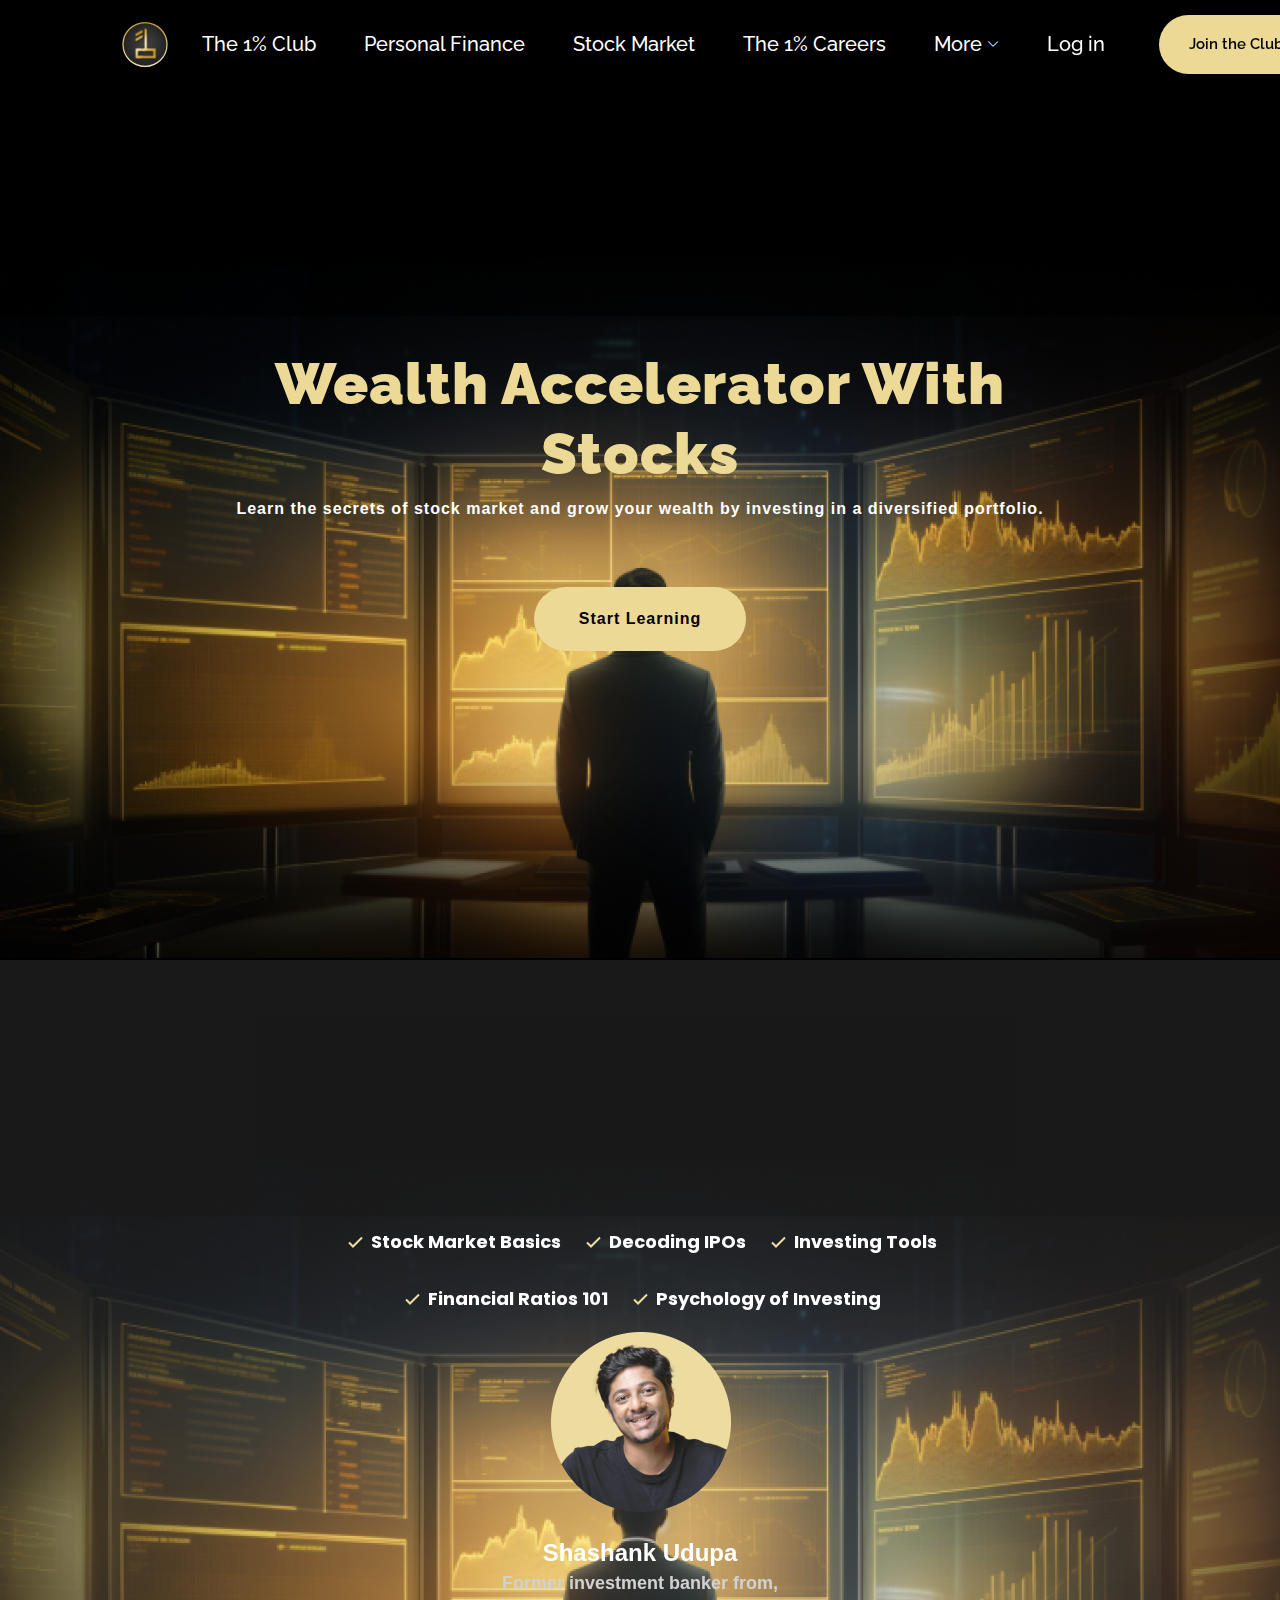
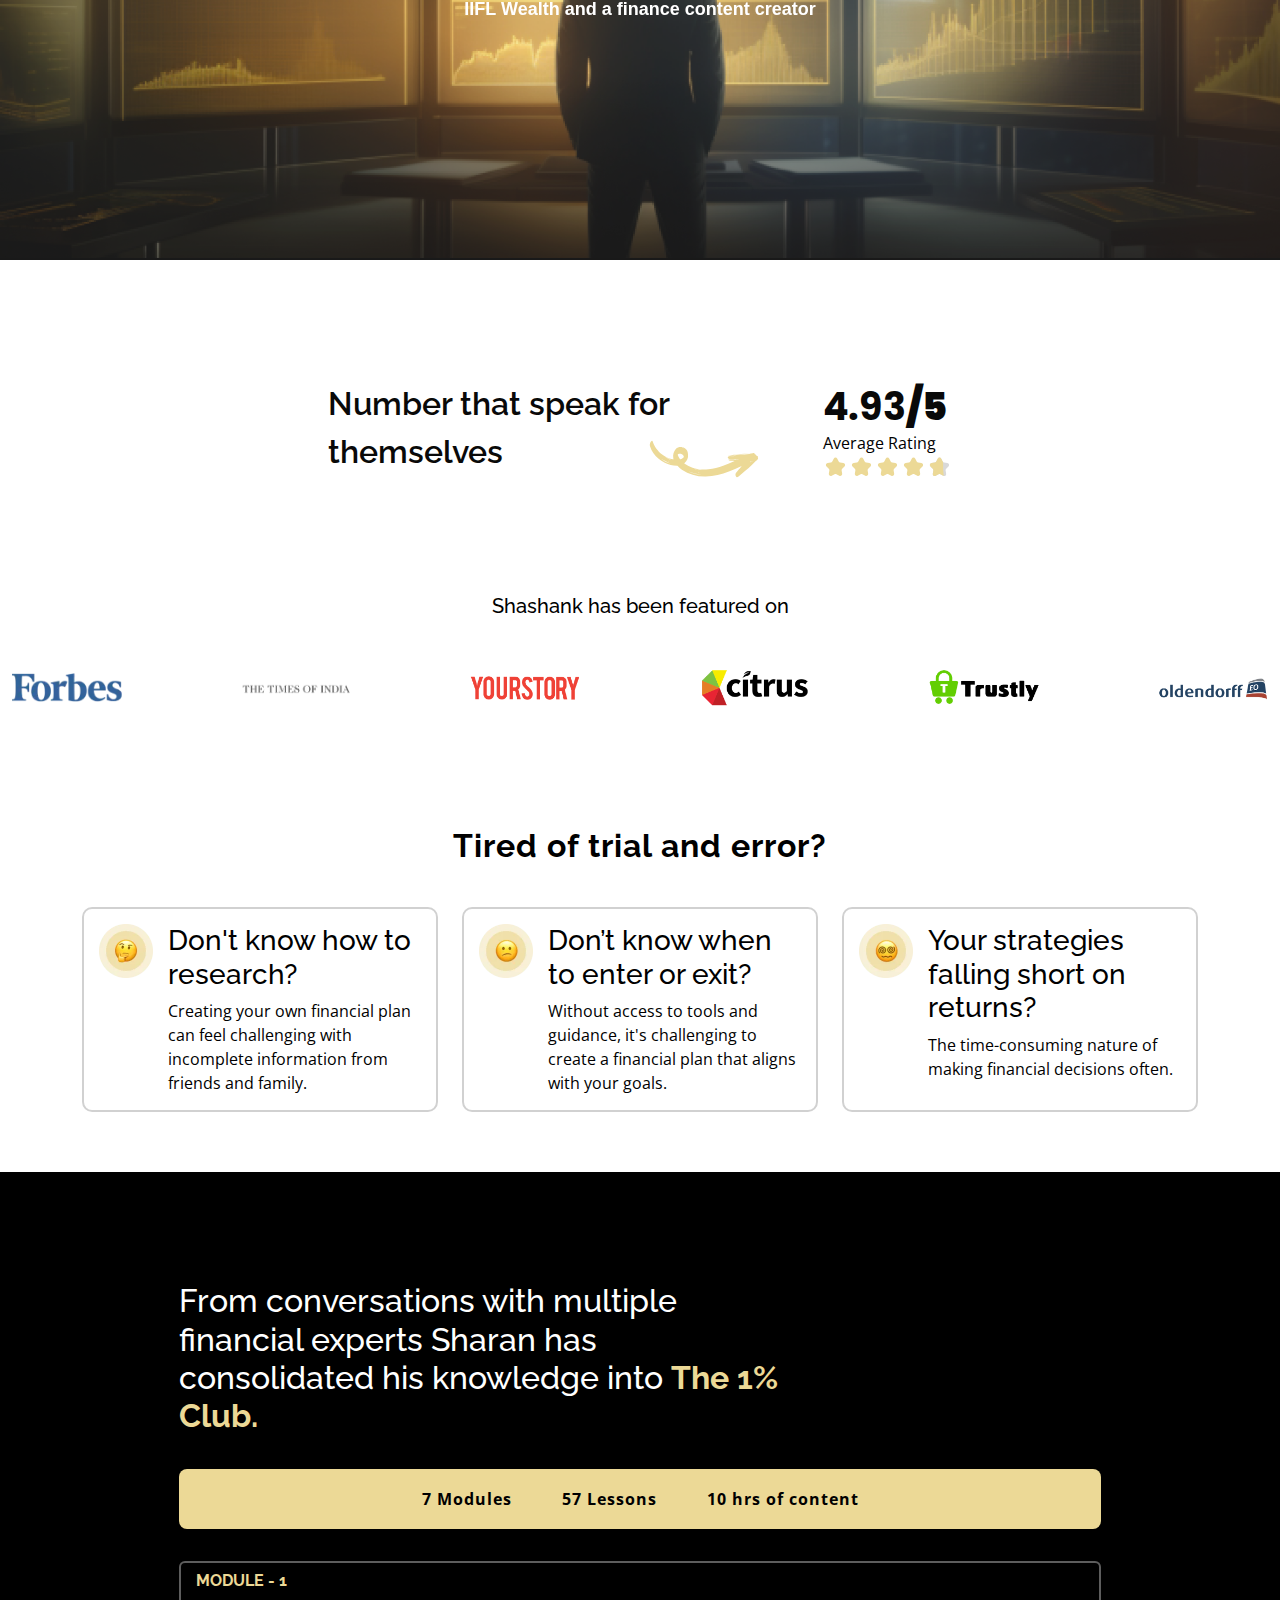
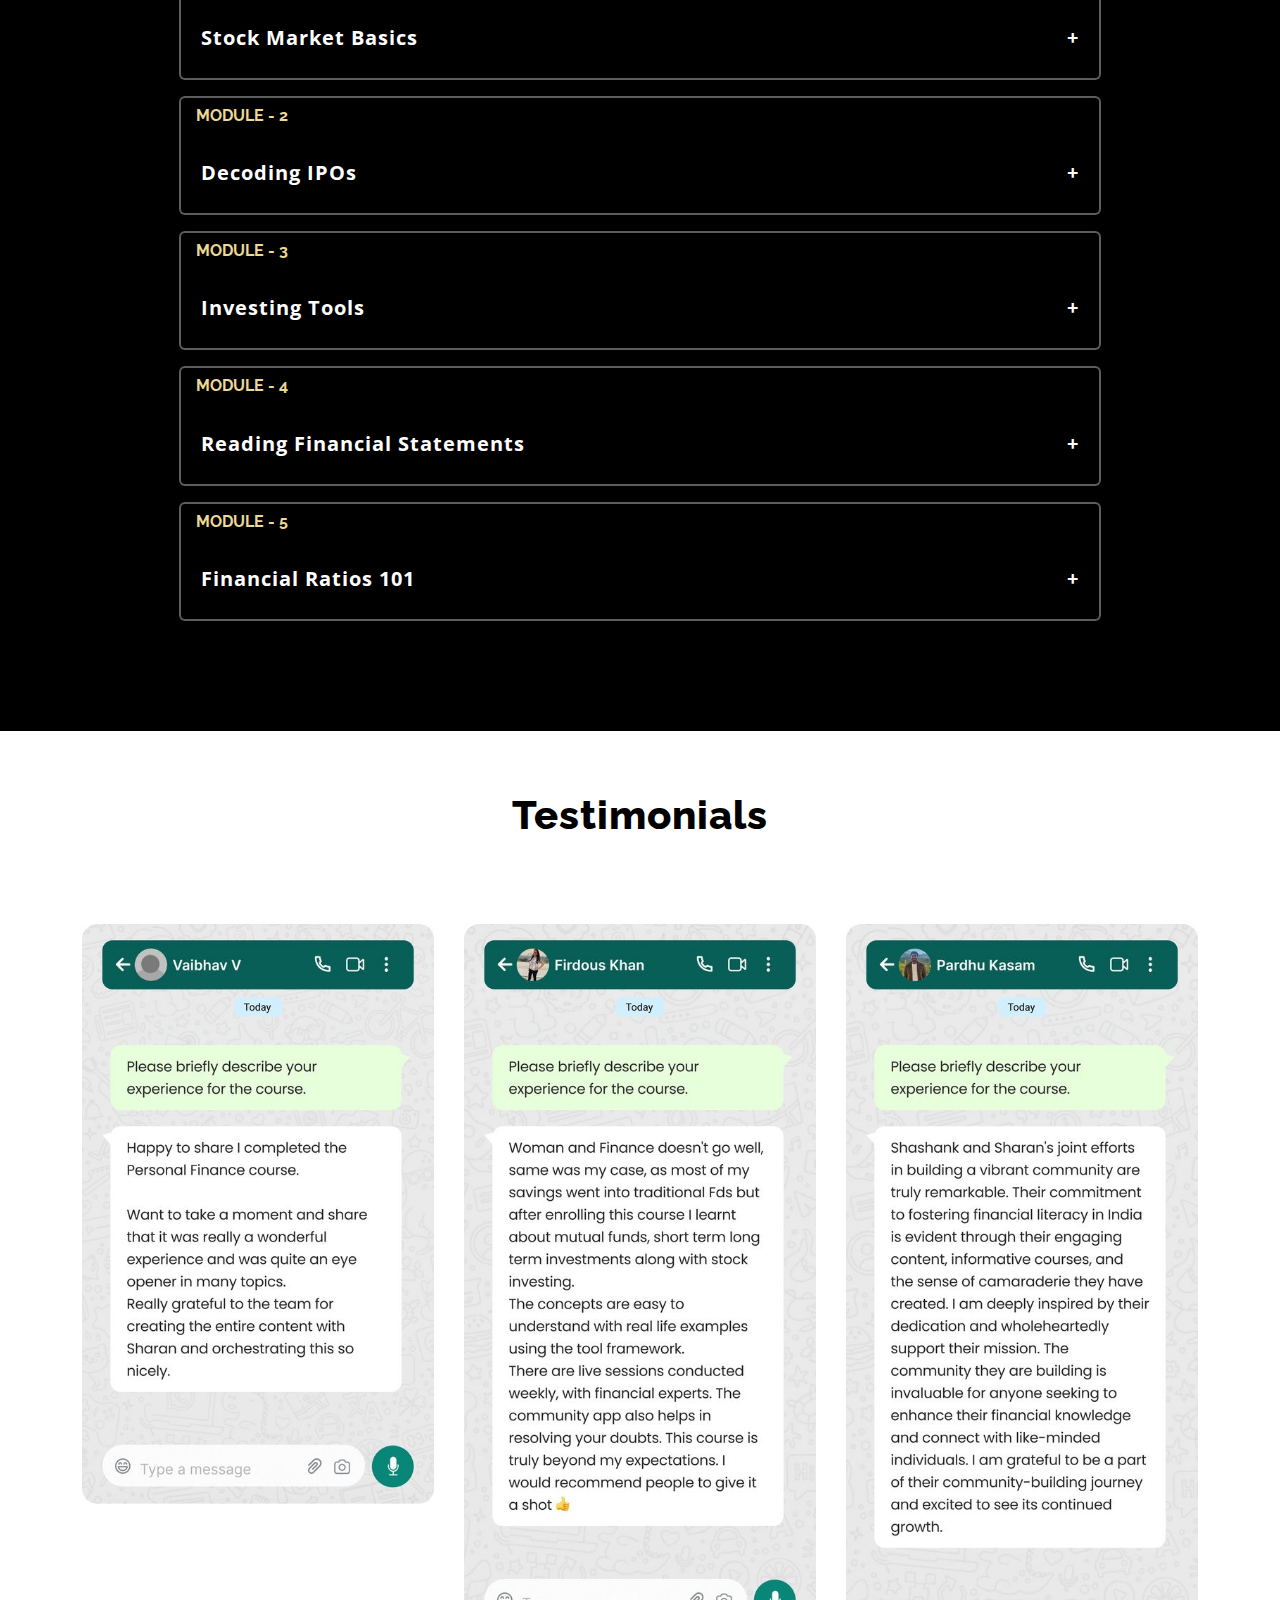
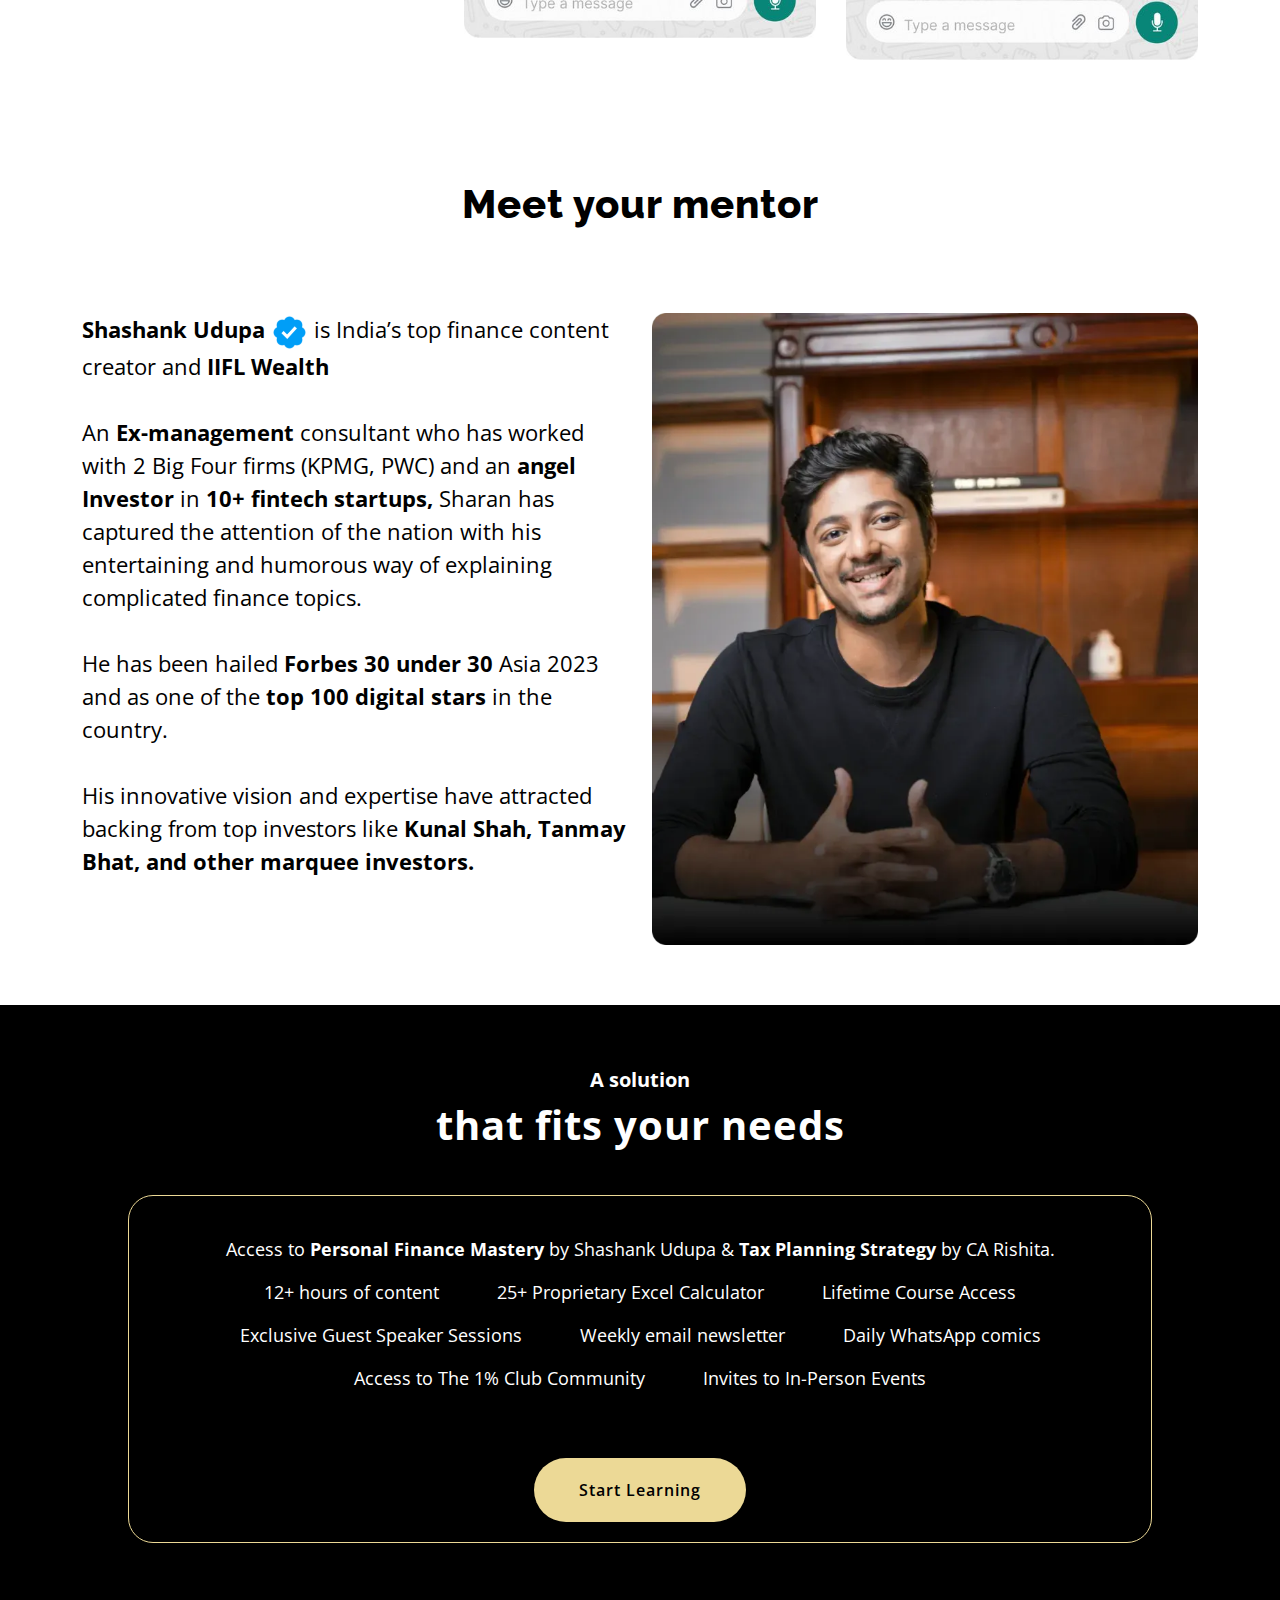
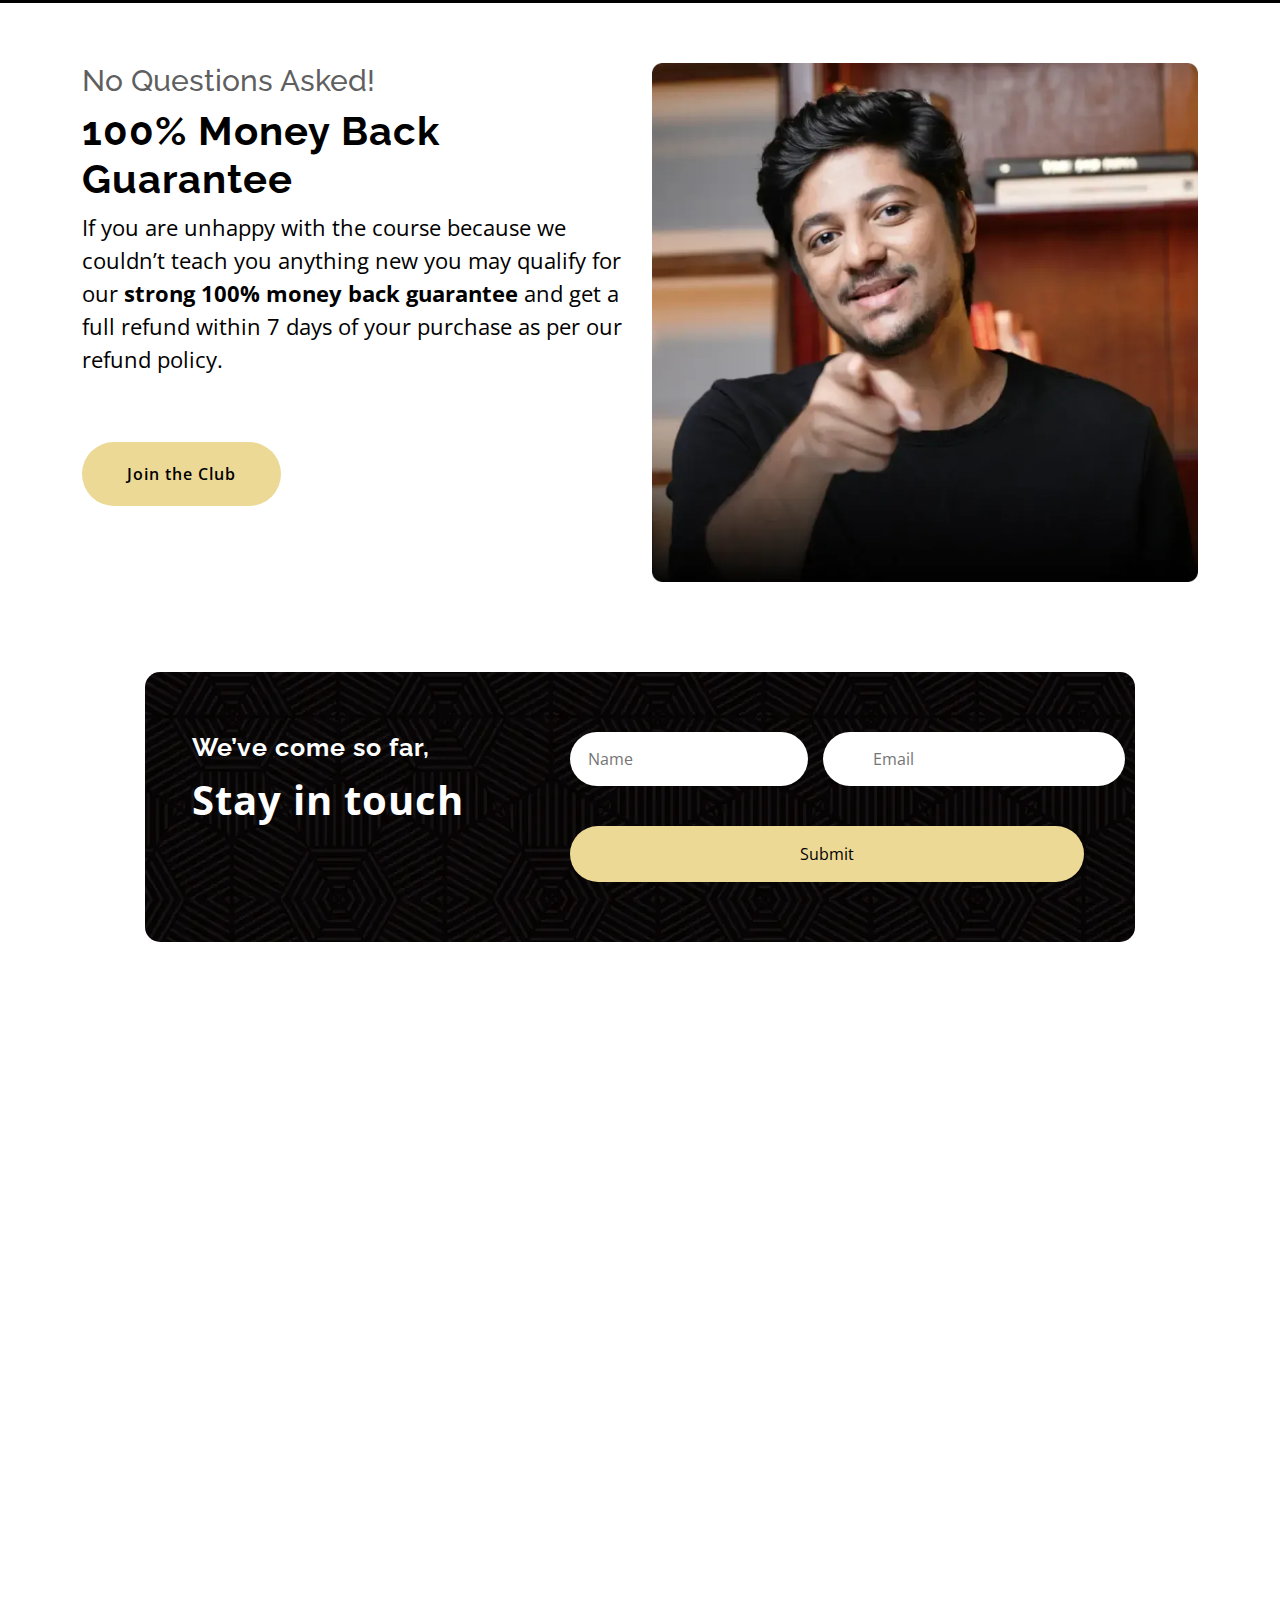
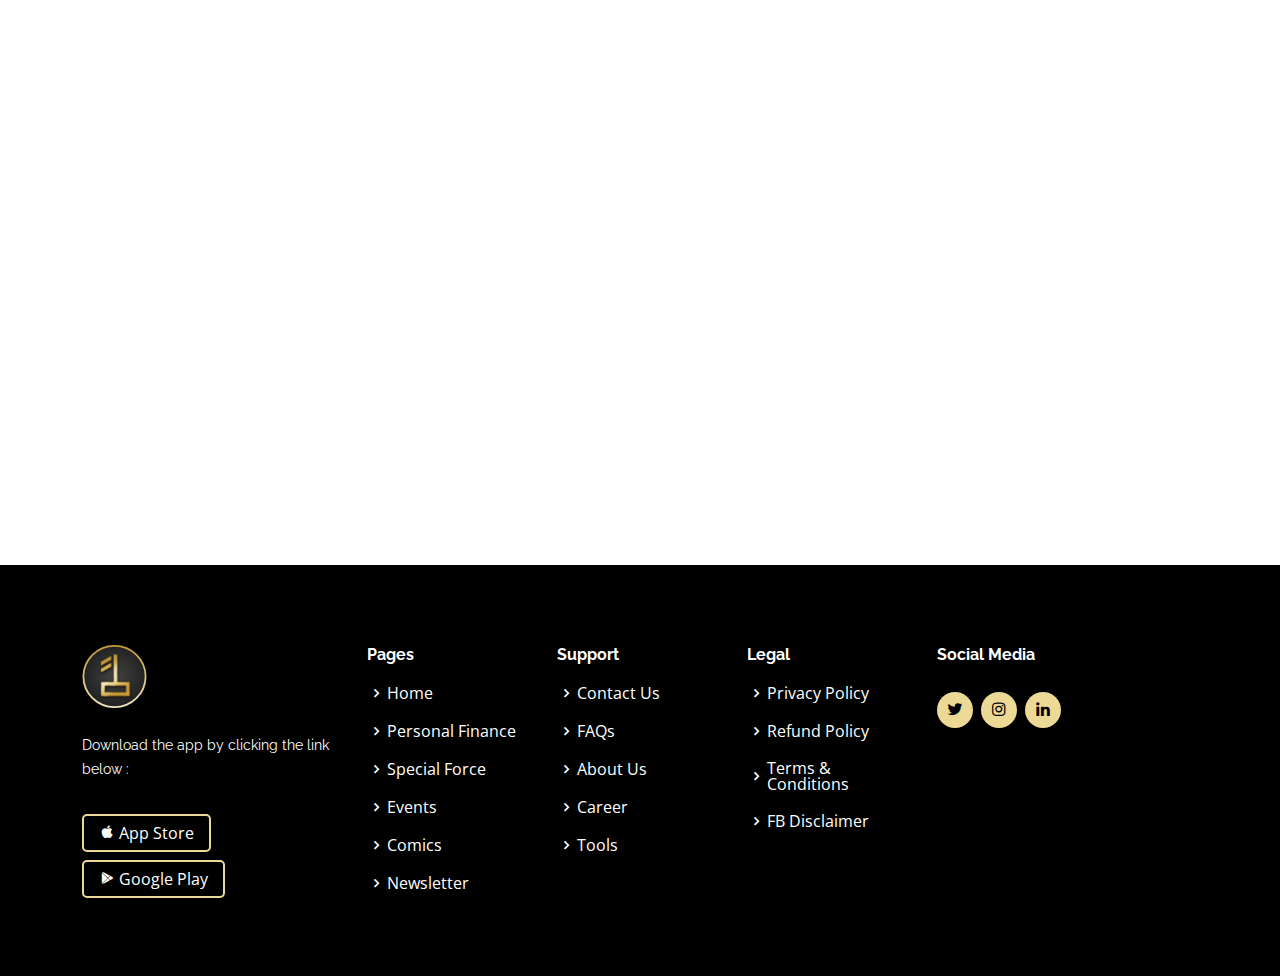
<file: stockmarket.html>
<!DOCTYPE html>
<html lang="en">

<head>
    <meta charset="utf-8">
    <meta content="width=device-width, initial-scale=1.0" name="viewport">

    <title>Stock Market </title>
    <meta content="" name="description">
    <meta content="" name="keywords">

    <!-- Favicons -->
    <link href="assets/img/1% logo.svg" rel="icon">
    <link href="assets/img/apple-touch-icon.png" rel="apple-touch-icon">

    <!-- Google Fonts -->
    <link
        href="https://fonts.googleapis.com/css?family=Open+Sans:300,300i,400,400i,600,600i,700,700i|Raleway:300,300i,400,400i,500,500i,600,600i,700,700i|Poppins:300,300i,400,400i,500,500i,600,600i,700,700i"
        rel="stylesheet">

    <!-- Vendor CSS Files -->
    <link href="assets/vendor/aos/aos.css" rel="stylesheet">
    <link href="assets/vendor/bootstrap/css/bootstrap.min.css" rel="stylesheet">
    <link href="assets/vendor/bootstrap-icons/bootstrap-icons.css" rel="stylesheet">
    <link href="assets/vendor/boxicons/css/boxicons.min.css" rel="stylesheet">
    <link href="assets/vendor/glightbox/css/glightbox.min.css" rel="stylesheet">
    <link href="assets/vendor/swiper/swiper-bundle.min.css" rel="stylesheet">

    <!-- Template Main CSS File -->
    <link href="assets/css/style.css" rel="stylesheet">

</head>

<body>

    <!-- ======= Header ======= -->
    <header id="header" class="fixed-top">
        <div class="container d-flex align-items-center justify-content-between">

            <div class="logo">
                <!-- <h1><a href="index.html">1% Club</a></h1> -->
                <!-- Uncomment below if you prefer to use an image logo -->
                <a href=""><img src="assets/img/1% logo.svg" alt=""></a>
            </div>

            <nav id="navbar" class="navbar">
                <ul>
                    <li><a class="nav-link scrollto" href="index.html">The 1% Club</a></li>
                    <li><a class="nav-link scrollto " href="PersonalFinance.html">Personal Finance</a></li>
                    <li><a class="nav-link scrollto active" href="stockmarket.html">Stock Market</a></li>
                    <li><a class="nav-link scrollto" href="carrers.html">The 1% Careers</a></li>
                    <!-- <li><a class="nav-link scrollto" href="#faq">F.A.Q</a></li> -->
                    <li class="dropdown"><a href="#"><span>More</span> <i class="bi bi-chevron-down"></i></a>
                        <ul>
                            <li><a href="Events.html">Events</a></li>
                            <li><a href="Comics.html">Comics</a></li>
                            <li><a href="Newsletter.html">Newsletter</a></li>

                        </ul>
                    </li>
                    <li><a class="nav-link scrollto" href="login.html">Log in
                        </a></li>
                    <li><a class="getstarted scrollto" href="coursedetails.html">Join the Club</a></li>
                </ul>
                <i class="bi bi-list mobile-nav-toggle"></i>
            </nav><!-- .navbar -->

        </div>
    </header><!-- End Header -->

    <main id="main">

        <!-- ======= hero-banner Section End ======= -->
        <section class="hero-banner-stocks">
            <div id="parallax" class="parallax-item">
                <div class="section-hero">
                    <div class="image-container">
                        <div class="hero-image">
                            <div class="hero-banner-heading center">
                                <h2 class="hero-banner-heading-text">Wealth Accelerator With <br> Stocks</h2>
                                <p data-aos="fade-up" class="hero-banner-heading-pr aos-init">Learn the secrets of stock
                                    market and grow your wealth by investing in a diversified portfolio.</p>
                                <button class="academy-footer">Start Learning</button>
                            </div>
                        </div>
                    </div>
                </div>
            </div>
            <div class="parallax-item">
                <div class="section-hero">
                    <div class="image-container">
                        <div class="hero-image-sec">
                            <div class="hero_sc">
                                <div class="block-166">
                                    <div class="block-165"><img src="assets/img/tick_bx-check.svg" alt="">
                                        <div>Stock Market Basics</div>
                                    </div>
                                    <div class="block-165"><img src="assets/img/tick_bx-check.svg" alt="">
                                        <div>Decoding IPOs</div>
                                    </div>
                                    <div class="block-165"><img src="assets/img/tick_bx-check.svg" alt="">
                                        <div>Investing Tools</div>
                                    </div>
                                    <div class="block-165"><img src="assets/img/tick_bx-check.svg" alt="">
                                        <div>Financial Ratios 101</div>
                                    </div>
                                    <div class="block-165"><img src="assets/img/tick_bx-check.svg" alt="">
                                        <div>Psychology of Investing</div>
                                    </div>
                                </div>
                                <div class="block-158"><img src="assets/img/Profile - Shasanak.png" alt="">
                                    <div class="text-block-62"><span class="text-span-49">Shashank Udupa</span><br><span
                                            class="text-span-48">Former investment banker from,</span> <br><span
                                            class="text-span-50">IIFL Wealth and a finance content creator</span></div>
                                </div>
                            </div>
                        </div>
                    </div>
                </div>
            </div>
        </section>
        <!-- ======= hero-banner Section End ======= -->

        <!-- ======= Section_number Section Start ======= -->
        <section class="section_number">
            <div class="container-626px">
                <div class="padding-global-8">
                    <div class="number_wrapper">
                        <h2 class="number_heading">Number that speak for themselves</h2>
                        <div class="spring-arrow w-embed"><svg width="110" height="38" viewBox="0 0 110 38" fill="none">
                                <path
                                    d="M48.815 32.2204C49.4695 32.5112 50.1547 32.5641 50.8593 32.4658C50.1779 32.384 49.4964 32.3022 48.815 32.2204ZM21.8368 20.0091C21.1932 19.8116 20.5496 19.6141 19.9061 19.4167C20.4747 19.8097 21.1171 20.0032 21.8368 20.0091ZM20.6513 21.2548C19.998 21.0451 19.3452 20.8352 18.6919 20.6256C19.2847 20.9933 19.923 21.2502 20.6513 21.2548ZM101.106 22.3528C101.358 22.2041 101.201 21.8824 101.53 21.9003C101.614 21.9049 101.737 22.1675 101.74 21.8757C101.741 21.7665 101.91 21.6429 101.737 21.5388C101.622 21.4703 101.521 21.5126 101.404 21.5596C101.01 21.7177 101.026 21.9852 101.106 22.3528ZM103.498 21.3765C102.805 20.9348 102.467 20.8755 102.142 21.1218C102.616 21.0911 102.881 21.833 103.498 21.3765ZM48.8544 30.4484C49.8066 30.7467 50.7796 30.8672 51.7808 30.7513C50.8055 30.6502 49.8302 30.5492 48.8544 30.4484ZM32.628 7.57292C33.2648 7.96584 33.9999 8.08489 34.7277 8.22721C34.1065 7.80602 33.4219 7.54909 32.628 7.57292ZM52.9391 30.0842C50.1068 29.8519 47.3472 29.322 44.6328 28.5889C47.2852 29.6047 50.0479 30.1394 52.9391 30.0842ZM24.2155 19.8737C22.8187 19.481 21.3841 19.1755 20.04 18.6399C18.707 18.109 17.4048 17.5233 16.0965 16.9564C18.5229 18.518 21.2227 19.5083 24.2155 19.8737ZM21.727 23.4194C18.2187 22.2936 15.0517 20.6189 11.9853 18.7831C14.7536 21.0984 18.0237 22.607 21.727 23.4194ZM52.9371 34.6785C48.0949 34.3239 43.6304 32.8228 39.1941 31.2339C43.4636 33.3616 48.0025 34.6537 52.9371 34.6785ZM34.3366 15.5634C33.3498 13.9684 30.9747 13.2996 29.2645 14.1139C28.7956 14.3371 28.6187 14.5842 28.7723 15.0721C29.2152 16.4769 29.9763 17.7428 30.8848 18.9573C31.11 19.259 31.3529 19.2495 31.6913 19.1573C32.5176 18.9321 33.2293 18.5446 33.8789 18.0636C34.9819 17.2467 35.0696 16.8736 34.4418 15.7306C34.4103 15.6735 34.3719 15.6191 34.3366 15.5634ZM80.3592 16.7349C79.8739 16.5666 79.3941 16.8848 78.8659 16.7332C78.9617 16.3877 79.3037 16.3761 79.5863 16.3205C83.2111 15.6071 86.8553 15.0142 90.5801 14.7821C93.8794 14.5767 97.168 14.254 100.462 13.9848C101.373 13.9102 102.287 13.8523 103.196 13.7646C103.472 13.738 103.685 13.5255 103.975 13.4571C102.933 13.5048 101.881 13.4916 100.852 13.6109C97.236 14.0305 93.6035 14.2921 89.9663 14.5355C87.537 14.6978 85.1276 14.9644 82.7479 15.4566C81.6385 15.6862 80.51 15.9679 79.1883 15.9644C79.5181 15.8312 79.7043 15.715 79.9103 15.6791C82.1875 15.2828 84.3809 14.5607 86.7123 14.3812C88.4797 14.2451 90.2535 14.17 92.0209 14.0349C94.5803 13.8394 97.1313 13.5269 99.696 13.4316C101.497 13.3647 103.265 12.9004 105.129 13.1385C105.01 13.2388 104.85 13.3106 104.834 13.4024C104.812 13.5247 105.003 13.5344 105.109 13.5437C106.128 13.6336 106.129 13.6305 105.673 14.367C106.341 14.4698 106.341 14.4698 106.107 13.9154C106.359 13.8503 106.415 14.0243 106.433 14.1504C106.521 14.7642 107.323 15.0083 107.429 15.6065C107.456 15.7594 107.542 15.6562 107.626 15.6581C108.4 15.6786 109.175 16.4047 109.119 17.054C109.109 17.1747 109.066 17.3077 108.99 17.4057C108.776 17.6784 108.427 17.914 109.032 18.1866C109.232 18.276 109.103 18.5251 109.016 18.7073C108.493 19.8043 107.395 20.4929 106.529 21.3434C105.567 22.2883 104.558 23.1971 103.577 24.1281C101 26.5746 98.3893 28.9931 95.6788 31.3297C93.5797 33.1394 91.4905 34.9574 89.2589 36.6468C88.7296 37.0475 88.1896 37.4121 87.4378 37.0129C87.3549 36.9688 87.1948 36.8965 87.2011 36.8832C87.423 36.4029 86.9004 36.2126 86.7341 35.8865C86.36 35.1538 86.3373 34.2975 86.6479 33.5588C86.9786 32.7724 87.4952 32.0283 88.1533 31.3892C88.5701 30.9842 88.9124 30.5271 89.314 30.1107C89.6335 29.7793 89.9058 29.368 90.2458 29.0425C90.8323 28.4807 91.1391 27.7602 91.7557 27.211C92.051 26.9481 92.4664 26.7037 92.5619 26.2859C92.3827 26.2089 92.2605 26.2992 92.1381 26.3574C88.1449 28.2541 84.0528 29.9779 79.888 31.5782C72.5454 34.3995 64.9411 36.2555 56.8183 36.4306C47.9119 36.6227 39.9834 34.2876 32.8969 29.6261C31.3099 28.5818 29.9664 27.3188 28.7008 25.9937C28.4968 25.7803 28.2879 25.6586 27.9607 25.6585C23.5837 25.6583 19.5367 24.5862 15.761 22.691C10.9925 20.2973 7.15905 17.0741 4.29541 12.978C2.94482 11.0461 1.84243 9.03914 1.17983 6.85482C0.660514 5.14423 0.62904 3.49292 1.61607 1.88297C1.94403 1.34818 2.52697 1.12637 2.9877 0.756944C3.08682 0.677804 3.17169 0.781229 3.20884 0.844153C3.39682 1.16123 3.76266 1.38084 3.84714 1.75639C4.23997 3.49548 5.28907 5.01445 6.05099 6.63154C6.64846 7.89896 7.7408 8.86886 8.53059 10.0151C10.1607 12.3812 12.5069 14.1544 15.0036 15.7847C17.6157 17.4907 20.5253 18.6665 23.7239 19.2746C23.9861 19.3242 24.2439 19.3911 24.5791 19.4671C24.4716 19.0446 24.3334 18.6508 24.2757 18.2489C23.781 14.8127 24.5491 11.6581 26.977 8.86866C27.5298 8.23354 28.242 7.63021 29.0398 7.46884C29.6179 7.35241 29.8582 6.83778 30.5351 6.88284C31.1988 6.92711 31.8859 6.87943 32.5588 6.95611C33.2433 7.03429 33.8648 7.30159 34.4914 7.53041C35.1239 7.76112 35.7017 8.08622 36.1964 8.51149C36.679 8.92726 37.1581 9.33108 37.5468 9.83517C38.7475 11.3928 38.9119 13.1515 39.0483 14.9233C39.2895 18.0613 38.0484 20.7193 35.5876 22.964C35.1969 23.3204 35.3417 23.5227 35.7064 23.7659C38.1027 25.3645 40.7179 26.6197 43.4959 27.6437C48.6633 29.5482 54.0361 29.7401 59.4874 29.2439C64.5951 28.7792 69.4623 27.5443 74.1846 25.8394C78.0479 24.4446 81.8044 22.8663 85.6196 21.1247C84.6353 20.8436 83.7176 20.8874 82.8218 20.8222C81.945 20.7584 81.0632 20.7522 80.2147 20.5121C79.9541 20.4387 79.6463 20.3448 79.6751 20.0688C79.7059 19.7729 80.0372 19.811 80.3039 19.7725C82.3242 19.4799 84.3596 19.6902 86.387 19.6605C87.1666 19.649 87.9453 19.6033 88.7235 19.5609C89.0942 19.5408 89.4352 19.4337 89.8551 19.1436C88.6029 19.1738 87.485 19.1836 86.3695 19.2312C84.1764 19.3247 81.982 19.2375 79.7879 19.2417C79.6435 19.2418 79.4939 19.2202 79.3539 19.186C79.1016 19.1247 79.0364 18.9192 78.9997 18.7407C78.9499 18.4971 79.2155 18.4853 79.3921 18.4631C79.6444 18.4314 79.874 18.4041 79.9422 18.147C79.763 18.0183 79.5702 18.1027 79.3838 18.1032C79.0745 18.104 78.7569 18.0781 78.7525 17.7274C78.7492 17.4399 78.7254 17.1138 79.1726 17.0094C79.5708 16.9165 79.9665 16.8154 80.3633 16.7172C82.7447 16.5901 85.0413 16.0015 87.4164 15.8403C85.4329 15.7745 83.5212 16.1689 81.5896 16.4281C81.172 16.4841 80.7021 16.4405 80.3592 16.7349Z"
                                    fill="#ECD996"></path>
                            </svg></div>
                        <div class="number_content-wrapper">
                            <div class="number_bold-title"><span class="counterup">4.93</span><strong>/5</strong></div>
                            <div style="color: #000;">Average Rating</div>
                            <div class="stars w-embed"><svg width="129" height="26" viewBox="0 0 129 26" fill="none">
                                    <path
                                        d="M10.7065 3.63397C11.4402 2.14748 13.5598 2.14748 14.2935 3.63397L15.7083 6.50076C15.9996 7.09105 16.5628 7.50019 17.2142 7.59484L20.3779 8.05455C22.0183 8.29292 22.6733 10.3089 21.4863 11.4659L19.197 13.6974C18.7257 14.1569 18.5106 14.8189 18.6218 15.4677L19.1623 18.6186C19.4425 20.2524 17.7276 21.4983 16.2604 20.7269L13.4307 19.2393C12.848 18.933 12.152 18.933 11.5693 19.2393L8.73963 20.7269C7.27238 21.4983 5.55751 20.2524 5.83773 18.6186L6.37815 15.4677C6.48943 14.8189 6.27433 14.1569 5.80296 13.6974L3.51369 11.4659C2.32666 10.3089 2.98168 8.29292 4.62212 8.05455L7.78581 7.59484C8.43723 7.50019 9.00036 7.09105 9.29168 6.50076L10.7065 3.63397Z"
                                        fill="#ECD996"></path>
                                    <path
                                        d="M36.7065 3.63397C37.4402 2.14748 39.5598 2.14748 40.2935 3.63397L41.7083 6.50076C41.9996 7.09105 42.5628 7.50019 43.2142 7.59484L46.3779 8.05455C48.0183 8.29292 48.6733 10.3089 47.4863 11.4659L45.197 13.6974C44.7257 14.1569 44.5106 14.8189 44.6218 15.4677L45.1623 18.6186C45.4425 20.2524 43.7276 21.4983 42.2604 20.7269L39.4307 19.2393C38.848 18.933 38.152 18.933 37.5693 19.2393L34.7396 20.7269C33.2724 21.4983 31.5575 20.2524 31.8377 18.6186L32.3782 15.4677C32.4894 14.8189 32.2743 14.1569 31.803 13.6974L29.5137 11.4659C28.3267 10.3089 28.9817 8.29292 30.6221 8.05455L33.7858 7.59484C34.4372 7.50019 35.0004 7.09105 35.2917 6.50076L36.7065 3.63397Z"
                                        fill="#ECD996"></path>
                                    <path
                                        d="M62.7065 3.63397C63.4402 2.14748 65.5598 2.14748 66.2935 3.63397L67.7083 6.50076C67.9996 7.09105 68.5628 7.50019 69.2142 7.59484L72.3779 8.05455C74.0183 8.29292 74.6733 10.3089 73.4863 11.4659L71.197 13.6974C70.7257 14.1569 70.5106 14.8189 70.6218 15.4677L71.1623 18.6186C71.4425 20.2524 69.7276 21.4983 68.2604 20.7269L65.4307 19.2393C64.848 18.933 64.152 18.933 63.5693 19.2393L60.7396 20.7269C59.2724 21.4983 57.5575 20.2524 57.8377 18.6186L58.3782 15.4677C58.4894 14.8189 58.2743 14.1569 57.803 13.6974L55.5137 11.4659C54.3267 10.3089 54.9817 8.29292 56.6221 8.05455L59.7858 7.59484C60.4372 7.50019 61.0004 7.09105 61.2917 6.50076L62.7065 3.63397Z"
                                        fill="#ECD996"></path>
                                    <path
                                        d="M88.7065 3.63397C89.4402 2.14748 91.5598 2.14748 92.2935 3.63397L93.7083 6.50076C93.9996 7.09105 94.5628 7.50019 95.2142 7.59484L98.3779 8.05455C100.018 8.29292 100.673 10.3089 99.4863 11.4659L97.197 13.6974C96.7257 14.1569 96.5106 14.8189 96.6218 15.4677L97.1623 18.6186C97.4425 20.2524 95.7276 21.4983 94.2604 20.7269L91.4307 19.2393C90.848 18.933 90.152 18.933 89.5693 19.2393L86.7396 20.7269C85.2724 21.4983 83.5575 20.2524 83.8377 18.6186L84.3782 15.4677C84.4894 14.8189 84.2743 14.1569 83.803 13.6974L81.5137 11.4659C80.3267 10.3089 80.9817 8.29292 82.6221 8.05455L85.7858 7.59484C86.4372 7.50019 87.0004 7.09105 87.2917 6.50076L88.7065 3.63397Z"
                                        fill="#ECD996"></path>
                                    <path
                                        d="M114.686 3.63397C115.419 2.14748 117.539 2.14748 118.272 3.63397L119.694 6.51385C119.985 7.10413 120.548 7.51327 121.2 7.60793L124.378 8.06974C126.018 8.30811 126.673 10.3241 125.486 11.4811L123.187 13.7228C122.715 14.1823 122.5 14.8443 122.611 15.4931L123.154 18.6583C123.434 20.2922 121.72 21.5381 120.252 20.7667L117.41 19.2723C116.827 18.9659 116.131 18.9659 115.548 19.2723L112.706 20.7667C111.238 21.5381 109.524 20.2922 109.804 18.6583L110.347 15.4931C110.458 14.8443 110.243 14.1823 109.772 13.7228L107.472 11.4811C106.285 10.3241 106.94 8.30811 108.58 8.06974L111.758 7.60793C112.41 7.51327 112.973 7.10413 113.264 6.51385L114.686 3.63397Z"
                                        fill="#D9D9D9"></path>
                                    <path
                                        d="M114.686 3.63397C115.42 2.14748 117.539 2.14748 118.273 3.63397L119.953 7.03829C120.089 7.31355 120.16 7.6164 120.16 7.92336L120.16 9.45055L120.16 14.4567L120.732 21.0275L117.411 19.2747C116.828 18.9669 116.131 18.9664 115.547 19.2732L112.706 20.7667C111.239 21.5381 109.524 20.2922 109.804 18.6584L110.347 15.4931C110.458 14.8443 110.243 14.1823 109.772 13.7228L107.472 11.4811C106.285 10.3241 106.94 8.30811 108.581 8.06974L111.759 7.60793C112.41 7.51327 112.973 7.10414 113.265 6.51385L114.686 3.63397Z"
                                        fill="#ECD996"></path>
                                </svg></div>
                        </div>
                    </div>
                </div>
            </div>
        </section>
        <!-- ======= Section_number Section End ======= -->

        <!-- ======= Clients Section Start ======= -->
        <section id="clients" class="clients">
            <h5>Shashank has been featured on</h5>
            <div class="container-fluid">
                <div class="clients-slider swiper">
                    <div class="swiper-wrapper align-items-center">
                        <div class="swiper-slide"><img src="assets/img/clients/et-logo 1.png" class="client-img" alt="">
                        </div>
                        <div class="swiper-slide"><img src="assets/img/clients/Forbes_logo 1.webp" class="client-img"
                                alt="">
                        </div>
                        <div class="swiper-slide"><img src="assets/img/clients/timesofindia_Group 10 1.webp"
                                class="client-img" alt="">
                        </div>
                        <div class="swiper-slide"><img src="assets/img/clients/yourstory 1.png" class="client-img"
                                alt="">
                        </div>
                        <div class="swiper-slide"><img src="assets/img/clients/client-5.png" class="client-img" alt="">
                        </div>
                        <div class="swiper-slide"><img src="assets/img/clients/client-6.png" class="client-img" alt="">
                        </div>
                        <div class="swiper-slide"><img src="assets/img/clients/client-7.png" class="client-img" alt="">
                        </div>
                        <div class="swiper-slide"><img src="assets/img/clients/client-8.png" class="client-img" alt="">
                        </div>
                    </div>
                </div>
            </div>
        </section>
        <!-- End Clients Section -->

        <!-- ======= Manage Finances Section  Start======= -->
        <section class="Manage-Finances">
            <div class="Finances-heading center">
                <h2>Tired of trial and error?</h2>
            </div>
            <div class="container">
                <div class="row">
                    <div class="col-lg-4">
                        <div class="Finances-block">
                            <img class="Finances-img" src="assets/img/sun-vector.webp" alt="">
                            <div class="Finances-text">
                                <h3>Don't know how to research?</h3>
                                <p>Creating your own financial plan can feel challenging with incomplete information
                                    from friends and family.</p>
                            </div>
                        </div>
                    </div>
                    <div class="col-lg-4">
                        <div class="Finances-block">
                            <img class="Finances-img" src="assets/img/sun-vector2.webp" alt="">
                            <div class="Finances-text">
                                <h3>Don’t know when to enter or exit?</h3>
                                <p>Without access to tools and guidance, it's challenging to create a financial plan
                                    that aligns with your goals.</p>
                            </div>
                        </div>
                    </div>
                    <div class="col-lg-4">
                        <div class="Finances-block">
                            <img class="Finances-img" src="assets/img/sun-vector3.webp" alt="">
                            <div class="Finances-text">
                                <h3>Your strategies falling short on returns?</h3>
                                <p>The time-consuming nature of making financial decisions often.</p>
                            </div>
                        </div>
                    </div>
                </div>
            </div>
        </section>
        <!-- ======= Academy Section  End ======= -->

        <!-- =======conversations-faq Section Start ======= -->
        <section class="conversations-faq">
            <div class="accordion">
                <div class="top-Faq-h">
                    <h2>From conversations with multiple financial experts Sharan has consolidated his knowledge into
                        <strong><span>The 1% Club.</span></strong>
                    </h2>
                    <!-- <button class="academy-footer">Join the Club</button> -->
                </div>
                <div class="mod-lesson">
                    <ul>
                        <li>7 Modules</li>
                        <li>57 Lessons</li>
                        <li>10 hrs of content</li>
                    </ul>
                </div>
                <div class="accordion-item">
                    <input type="checkbox" id="accordion1">
                    <h6 class="mod-text">MODULE - 1</h6>
                    <label for="accordion1" class="accordion-item-title"><span class="icon"></span>Stock Market
                        Basics</label>
                    <div class="accordion-item-desc">
                        <img src="assets/img/Sharan_Module1_Masterclass_Recap-p-500.webp" alt="">
                        <p>First unlearn some of the bad financial advice you've been exposed
                            from family, friends and media.
                            <br>
                            <br>
                            Then you will dive into understanding how to decide your financial goals - short-term,
                            mid-term,and long-term.
                            <br>
                            <br>
                            And you'll learn about all the different asset classes available to you to
                            achieve these goals.
                            <br>
                            <br>
                            You will get access to all my finance tools to make these decisions in less than a minute.
                            By the end of this module, you will be able to clearly define your financial goals before we
                            start investing for it.
                        </p>
                    </div>
                </div>

                <div class="accordion-item">
                    <input type="checkbox" id="accordion2">
                    <h6 class="mod-text">MODULE - 2</h6>
                    <label for="accordion2" class="accordion-item-title"><span class="icon"></span>Decoding IPOs</label>
                    <div class="accordion-item-desc">
                        <img src="assets/img/Sharan_Module2_Financial_Planning_Intermediate-p-1600.webp" alt="">
                        <p>I will reveal the optimal asset allocation strategies that PROFESSIONAL wealth managers use
                            for the ULTRA RICH
                            <br>
                            <br>
                            Then we will dive into understanding how to decide your financial goals
                            <br>
                            <br>
                            Then we will dive into understanding how to decide your financial goals
                            <br>
                            <br>
                            You will get access to all my finance tools to make these decisions in less than a minute.
                            By the end of this module, you will be able to clearly define your financial goals before we
                            start investing for it.
                        </p>
                    </div>
                </div>

                <div class="accordion-item">
                    <input type="checkbox" id="accordion3">
                    <h6 class="mod-text">MODULE - 3</h6>
                    <label for="accordion3" class="accordion-item-title"><span class="icon"></span>Investing
                        Tools</label>
                    <div class="accordion-item-desc">
                        <img src="assets/img/Sharan_Module3_Financial-Planning_Advance-p-1600.webp" alt="">
                        <p>All the different kinds of health insurance available in the market
                            <br>
                            <br>
                            How to select a health insurance that suits your needs through a case study?
                            <br>
                            <br>
                            How to purchase health insurance for your parents with a live demo?
                            <br>
                            <br>
                            How to save thousands of rupees when purchasing health insurance?
                        </p>
                    </div>
                </div>

                <div class="accordion-item">
                    <input type="checkbox" id="accordion4">
                    <h6 class="mod-text">MODULE - 4</h6>
                    <label for="accordion4" class="accordion-item-title"><span class="icon"></span>Reading Financial
                        Statements</label>
                    <div class="accordion-item-desc">
                        <img src="assets/img/Sharan_Module4_Health_Insurance_Planning-p-1600.webp" alt="">
                        <p>How I select mutual funds under the debt and equity category?
                            <br>
                            <br>
                            I've created this methodology after talking to close to 3-4 certified financial planners who
                            handle money for the ultra rich and also fine-tuned it by talking to mutual fund managers
                            themselves.
                            <br>
                            <br>
                            The methodology has been simplified for you in the form of an excel tool.
                            <br>
                            <br>
                            There are more than 3000 mutual funds today. With the help of this tool, you will be able to
                            select the right ones for you in less than 5 mins. I will also tell you which mutual fund
                            categories to avoid. I will also tell you when to exit the mutual funds.
                            <br>
                            <br>
                            I will also explain how to invest in gold, real estate and other alternate asset classes to
                            create a complete risk-adjusted investment portfolio which will give you a good night's
                            sleep no
                            matter what the market condition is.
                        </p>
                    </div>
                </div>

                <div class="accordion-item">
                    <input type="checkbox" id="accordion5">
                    <h6 class="mod-text">MODULE - 5</h6>
                    <label for="accordion5" class="accordion-item-title"><span class="icon"></span>Financial Ratios
                        101</label>
                    <div class="accordion-item-desc">
                        <img src="assets/img/Sharan_Module5_Life_Insurance_Planning-p-1600.webp" alt="">
                        <p>Whether you need a life insurance in the first place
                            How to get out of bad policies you have entered in the past?
                            How to select the best policy for you with a live demo, along with relevant riders?</p>
                    </div>
                </div>
            </div>
        </section>
        <!-- =======conversations-faq Section End ======= -->

        <!-- =======Whatsapp Testimonial Section Start ======= -->
        <section class="wp-testimonial">
            <h2>Testimonials</h2>
            <div class="container" style="overflow: hidden;">
                <div class="swiper-wp">
                    <div class="swiper-wrapper">
                        <div class="swiper-slide">
                            <img class="wp-img" src="assets/img/Groupwptesti-p-500.jpg">
                        </div>
                        <div class="swiper-slide">
                            <img class="wp-img" src="assets/img/firdous-p-500.jpg">
                        </div>
                        <div class="swiper-slide">
                            <img class="wp-img" src="assets/img/Group-wptestimonial(1)-p-500.jpg">
                        </div>
                        <div class="swiper-slide">
                            <img class="wp-img" src="assets/img/GroupWptestimonial-p-500.jpg">
                        </div>
                        <div class="swiper-slide">
                            <img class="wp-img" src="assets/img/testi-mahesh-p-500.jpg">
                        </div>
                        <div class="swiper-slide">
                            <img class="wp-img" src="assets/img/testimonial-aman-p-500.jpg">
                        </div>
                        <div class="swiper-slide">
                            <img class="wp-img" src="assets/img/testimonial-megha-p-500.jpg">
                        </div>
                        <div class="swiper-slide">
                            <img class="wp-img" src="assets/img/testimonial-vidya-p-500.jpg">
                        </div>
                        <div class="swiper-slide">
                            <img class="wp-img" src="assets/img/Groupwptesti-p-500.jpg">
                        </div>
                        <div class="swiper-slide">
                            <img class="wp-img" src="assets/img/Groupwptesti-p-500.jpg">
                        </div>
                    </div>
                    <!-- Add Pagination -->
                    <!-- <div class="swiper-pagination"></div> -->
                </div>
            </div>
        </section>

        <!-- =======Whatsapp Testimonial Section End ======= -->


        <!-- =======Meet your mentor Section Start ======= -->
        <section class="meet-mentor">
            <h2>Meet your mentor</h2>
            <div class="container">
                <div class="row">
                    <div class="col-lg-6">
                        <div class="mentor-para">
                            <p><strong>Shashank Udupa</strong> <span class="p-img">
                                    <img src="assets/img/verified-image 10.svg"></span> is India’s top finance content
                                creator and <strong>IIFL Wealth</strong>
                                <br>
                                <br>
                                An <strong>Ex-management</strong> consultant who has worked with 2 Big Four firms (KPMG,
                                PWC) and an <strong>angel Investor</strong> in <strong>10+ fintech startups,</strong>
                                Sharan has captured the attention of the nation with his entertaining and humorous way
                                of explaining complicated finance topics.
                                <br>
                                <br>
                                He has been hailed <strong>Forbes 30 under 30</strong> Asia 2023 and as one of the
                                <strong>top 100 digital stars</strong> in the country.
                                <br>
                                <br>
                                His innovative vision and expertise have attracted backing from top investors like
                                <strong>Kunal Shah, Tanmay Bhat, and other marquee investors.</strong>
                            </p>
                        </div>
                    </div>

                    <div class="col-lg-6">
                        <div class="mentor-img">
                            <img src="assets/img/club_shashank_udupa-p-800.webp" alt="">
                        </div>
                    </div>
                </div>
            </div>
        </section>

        <!-- =======Meet your mentor Section End ======= -->

        <!-- ======= A Solution Section Start ======= -->
        <section class="section_solution-2">
            <div class="padding-global-16px">
                <div class="container-68rem">
                    <div class="solution_wrapper">
                        <div class="solution_heading-wrapper">
                            <div class="solution_heading">A solution</div>
                            <div class="text-block-31">that fits your needs</div>
                        </div>
                        <div class="gold-border-color-2">
                            <div class="solution_content-wrapper-3 border-radius-25">
                                <div class="solution_price-wrapper-3">
                                    <img src="assets/img/Group_communityicon.svg" loading="lazy" alt="Section Icon"
                                        class="section-icon">
                                </div>
                                <div class="solution_point-wrap-2">
                                    <div class="solution_point_wrapper-2">
                                        <div class="point_wrapper-5">
                                            <p class="check-text-2">Access to <strong class="bold-text-2">Personal
                                                    Finance Mastery</strong> by Shashank Udupa &amp; <strong
                                                    class="bold-text-2">Tax Planning Strategy </strong>by CA Rishita.
                                            </p>
                                        </div>
                                    </div>
                                    <div class="solution_point_wrapper-2">
                                        <div class="point_wrapper-5">
                                            <p class="check-text-2">12+ hours of content</p>
                                        </div>
                                        <div class="point_wrapper-5">
                                            <p class="check-text-2">25+ Proprietary Excel Calculator</p>
                                        </div>
                                        <div class="point_wrapper-5">
                                            <p class="check-text-2">Lifetime Course Access</p>
                                        </div>
                                    </div>
                                    <div class="solution_point_wrapper-2">
                                        <div class="point_wrapper-5">
                                            <p class="check-text-2">Exclusive Guest Speaker Sessions</p>
                                        </div>
                                        <div class="point_wrapper-5">
                                            <p class="check-text-2">Weekly email newsletter</p>
                                        </div>
                                        <div class="point_wrapper-5">
                                            <p class="check-text-2">Daily WhatsApp comics</p>
                                        </div>
                                    </div>
                                    <div class="solution_point_wrapper-2">
                                        <div class="point_wrapper-5">
                                            <p class="check-text-2">Access to The 1% Club Community</p>
                                        </div>
                                        <div class="point_wrapper-5">
                                            <p class="check-text-2">Invites to In-Person Events</p>
                                        </div>
                                    </div>
                                </div>
                                <button class="academy-footer">Start Learning</button>
                            </div>
                        </div>
                    </div>
                </div>
            </div>
        </section>
        <!-- ======= A Solution Section End ======= -->

        <!-- ======= MoneyBack Section Start ======= -->

        <section class="moneyback">
            <div class="container">
                <div class="row">
                    <div class="col-lg-6">
                        <div class="moneyback-para">
                            <h5>No Questions Asked!</h4>
                                <h2>100% Money Back <br> Guarantee</h2>
                                <p>If you are unhappy with the course because we couldn’t teach you anything new you
                                    may qualify for our <strong>strong 100% money back guarantee</strong> and get a full
                                    refund within 7
                                    days of your purchase as per our refund policy.
                                </p>
                        </div>
                        <button class="academy-footer">Join the Club</button>
                    </div>

                    <div class="col-lg-6">
                        <div class="moneyback-img">
                            <img src="assets/img/Shashank_Udupa_money_back_guarantee-p-800.webp" alt="">
                        </div>
                    </div>
                </div>
            </div>
        </section>

        <!-- =======  MoneyBack Section End ======= -->



        <!-- =======get-in-touch Section Start ======= -->
        <section class="get-in-touch">
            <div class="container">
                <div class="row d-flex justify-content-center ">
                    <div class="col-lg-5">
                        <div class="g-content">
                            <h4>We’ve come so far,</h4>
                            <p>Stay in touch</p>
                        </div>
                    </div>
                    <div class="col-lg-7">
                        <div class="g-form">
                            <form action="" method="post" style="display: flex;">
                                <input type="name" name="name" placeholder="Name">
                                <input type="email" name="email" placeholder="Email">
                            </form>
                            <input type="submit" value="Submit">
                        </div>
                    </div>
                </div>
            </div>
        </section>

        <!-- =======get-in-touch Section End ======= -->

        <!-- ======= Frequently Asked Questions Section Start======= -->
        <section id="faq" class="faq section-bg">
            <div class="container" data-aos="fade-up">

                <div class="section-title">
                    <h2>FAQs</h2>
                </div>

                <div class="accordion-list">
                    <ul>
                        <li data-aos="fade-up">
                            <i class="bx bx-help-circle icon-help"></i> <a data-bs-toggle="collapse" class="collapse"
                                data-bs-target="#accordion-list-1">What is The 1% Club?<i
                                    class="bx bx-chevron-down icon-show"></i><i
                                    class="bx bx-chevron-up icon-close"></i></a>
                            <div id="accordion-list-1" class="collapse show" data-bs-parent=".accordion-list">
                                <p>
                                    The 1% club is a members only community of finance enthusiasts and people who want
                                    to take control of their finances and achieve financial independence.
                                    Achieving the top 1% is challenging, but as a community, it's easier to fill gaps,
                                    plan, invest and implement your financial goals and gain independence. How do we do
                                    this, you ask? <br>
                                    1. <strong>Finance Academy:</strong> With over 12+ hours of modules made by top
                                    creators, unlock your
                                    journey to retire early.
                                    <br>2. <strong>Events:</strong> Expand your professional circle, meet impressive
                                    individuals and have
                                    fun
                                    at our Meetups.
                                    <br>3. <strong>Community App:</strong> Find accountability partners, engage in Q&A,
                                    find jobs,
                                    discover
                                    events and stay updated with daily finance news.
                                    <br>4. <strong>Financial Tools:</strong> From planning your financial goals to
                                    investing your money,
                                    our
                                    12 proprietary tools help you customize your unique pathway towards financial
                                    independence.
                                </p>
                            </div>
                        </li>

                        <li data-aos="fade-up" data-aos-delay="100">
                            <i class="bx bx-help-circle icon-help"></i> <a data-bs-toggle="collapse"
                                data-bs-target="#accordion-list-2" class="collapsed">How different is the 1% club from
                                other membership or programs?<i class="bx bx-chevron-down icon-show"></i><i
                                    class="bx bx-chevron-up icon-close"></i></a>
                            <div id="accordion-list-2" class="collapse" data-bs-parent=".accordion-list">
                                <p>
                                    The 1% Club is one of India's largest finance communities. We offer more than just a
                                    course. As a lifetime membership, you gain access to offline events across India, a
                                    lively social media platform connecting finance enthusiasts, and the latest
                                    financial news. With a focus on implementing knowledge through our financial tools,
                                    our community is comprised of experienced members who excel in their fields, earning
                                    over 10 lakh per year.
                                </p>
                            </div>
                        </li>

                        <li data-aos="fade-up" data-aos-delay="200">
                            <i class="bx bx-help-circle icon-help"></i> <a data-bs-toggle="collapse"
                                data-bs-target="#accordion-list-3" class="collapsed">How much time will I take to
                                complete the course?<i class="bx bx-chevron-down icon-show"></i><i
                                    class="bx bx-chevron-up icon-close"></i></a>
                            <div id="accordion-list-3" class="collapse" data-bs-parent=".accordion-list">
                                <p>
                                    We recommend completing the course within one month to allow ample time for
                                    developing your personalized plan. However, it is a self-paced course, allowing you
                                    to adjust it according to your availability. Some community members have even
                                    finished it over a week.
                                </p>
                            </div>
                        </li>

                        <li data-aos="fade-up" data-aos-delay="300">
                            <i class="bx bx-help-circle icon-help"></i> <a data-bs-toggle="collapse"
                                data-bs-target="#accordion-list-4" class="collapsed">How can I network with other
                                community members? <i class="bx bx-chevron-down icon-show"></i><i
                                    class="bx bx-chevron-up icon-close"></i></a>
                            <div id="accordion-list-4" class="collapse" data-bs-parent=".accordion-list">
                                <p>
                                    Connect, collaborate, and experience the power of our active community members on
                                    the app! Post your questions or seek assistance while enjoying their unwavering
                                    support. And the best part? Meet them in person to forge even stronger bonds.
                                </p>
                            </div>
                        </li>

                        <li data-aos="fade-up" data-aos-delay="400">
                            <i class="bx bx-help-circle icon-help"></i> <a data-bs-toggle="collapse"
                                data-bs-target="#accordion-list-5" class="collapsed">How can I get access to the
                                community?<i class="bx bx-chevron-down icon-show"></i><i
                                    class="bx bx-chevron-up icon-close"></i></a>
                            <div id="accordion-list-5" class="collapse" data-bs-parent=".accordion-list">
                                <p>
                                    You can download The 1% Club app on google play store or App store. Find
                                    accountability partners, engage in Q&A, discover events, and stay updated with the
                                    latest finance news on the app.
                                </p>
                            </div>
                        </li>

                        <li data-aos="fade-up" data-aos-delay="400">
                            <i class="bx bx-help-circle icon-help"></i> <a data-bs-toggle="collapse"
                                data-bs-target="#accordion-list-5" class="collapsed">Do I need to have a prior finance
                                knowledge before accessing the program?<i class="bx bx-chevron-down icon-show"></i><i
                                    class="bx bx-chevron-up icon-close"></i></a>
                            <div id="accordion-list-5" class="collapse" data-bs-parent=".accordion-list">
                                <p>
                                    Not necessarily. We have designed the program in a way that its completely jargon
                                    free, our program moderators use tools and techniques that are easily comprehensible
                                    Easy for beginners
                                    Learning curve for intermediates
                                </p>
                            </div>
                        </li>

                    </ul>
                </div>
            </div>
        </section><!-- End Frequently Asked Questions Section -->
    </main>


    <!-- ======= Footer ======= -->
    <footer id="footer">
        <div class="footer-top">
            <div class="container">
                <div class="row">

                    <div class="col-lg-3 col-md-6 footer-contact">
                        <a href=""><img src="assets/img/1% logo.svg" alt=""></a>
                        <p>
                            Download the app by
                            clicking the link below : <br><br>
                        <div class="footer-btn">
                            <a href="#" class="download-btn"><i class="bx bxl-apple"></i> App Store</a>
                        </div>
                        <a href="#" class="download-btn"><i class="bx bxl-play-store"></i> Google Play</a>
                        </p>
                    </div>

                    <div class="col-lg-2 col-md-6 footer-links">
                        <h4>Pages</h4>
                        <ul>
                            <li><i class="bx bx-chevron-right"></i> <a href="#">Home</a></li>
                            <li><i class="bx bx-chevron-right"></i> <a href="#">Personal Finance</a></li>
                            <li><i class="bx bx-chevron-right"></i> <a href="#">Special Force</a></li>
                            <li><i class="bx bx-chevron-right"></i> <a href="#">Events</a></li>
                            <li><i class="bx bx-chevron-right"></i> <a href="#">Comics</a></li>
                            <li><i class="bx bx-chevron-right"></i> <a href="#">Newsletter</a></li>
                        </ul>
                    </div>

                    <div class="col-lg-2 col-md-6 footer-links">
                        <h4>Support</h4>
                        <ul>
                            <li><i class="bx bx-chevron-right"></i> <a href="#">Contact Us</a></li>
                            <li><i class="bx bx-chevron-right"></i> <a href="#">FAQs</a></li>
                            <li><i class="bx bx-chevron-right"></i> <a href="#">About Us</a></li>
                            <li><i class="bx bx-chevron-right"></i> <a href="#">Career</a></li>
                            <li><i class="bx bx-chevron-right"></i> <a href="#">Tools</a></li>
                        </ul>
                    </div>

                    <div class="col-lg-2 col-md-6 footer-links">
                        <h4>Legal</h4>
                        <ul>
                            <li><i class="bx bx-chevron-right"></i> <a href="#">Privacy Policy</a></li>
                            <li><i class="bx bx-chevron-right"></i> <a href="#">Refund Policy</a></li>
                            <li><i class="bx bx-chevron-right"></i> <a href="#">Terms & Conditions</a></li>
                            <li><i class="bx bx-chevron-right"></i> <a href="#">FB Disclaimer</a></li>
                        </ul>
                    </div>

                    <div class="col-lg-2 col-md-6 footer-links">
                        <h4>Social Media</h4>
                        <div class="social-links mt-3">
                            <a href="#" class="twitter"><i class="bx bxl-twitter"></i></a>
                            <a href="#" class="instagram"><i class="bx bxl-instagram"></i></a>
                            <a href="#" class="linkedin"><i class="bx bxl-linkedin"></i></a>
                        </div>
                    </div>

                </div>
            </div>
        </div>
    </footer><!-- End Footer -->

    <a href="#" class="back-to-top d-flex align-items-center justify-content-center"><i
            class="bi bi-arrow-up-short"></i></a>

    <!-- Vendor JS Files -->
    <script src="assets/vendor/aos/aos.js"></script>
    <script src="assets/vendor/bootstrap/js/bootstrap.bundle.min.js"></script>
    <script src="assets/vendor/glightbox/js/glightbox.min.js"></script>
    <script src="assets/vendor/swiper/swiper-bundle.min.js"></script>
    <script src="assets/vendor/php-email-form/validate.js"></script>

    <!-- Template Main JS File -->
    <script src="assets/js/main.js"></script>

</body>

</html>
</file>
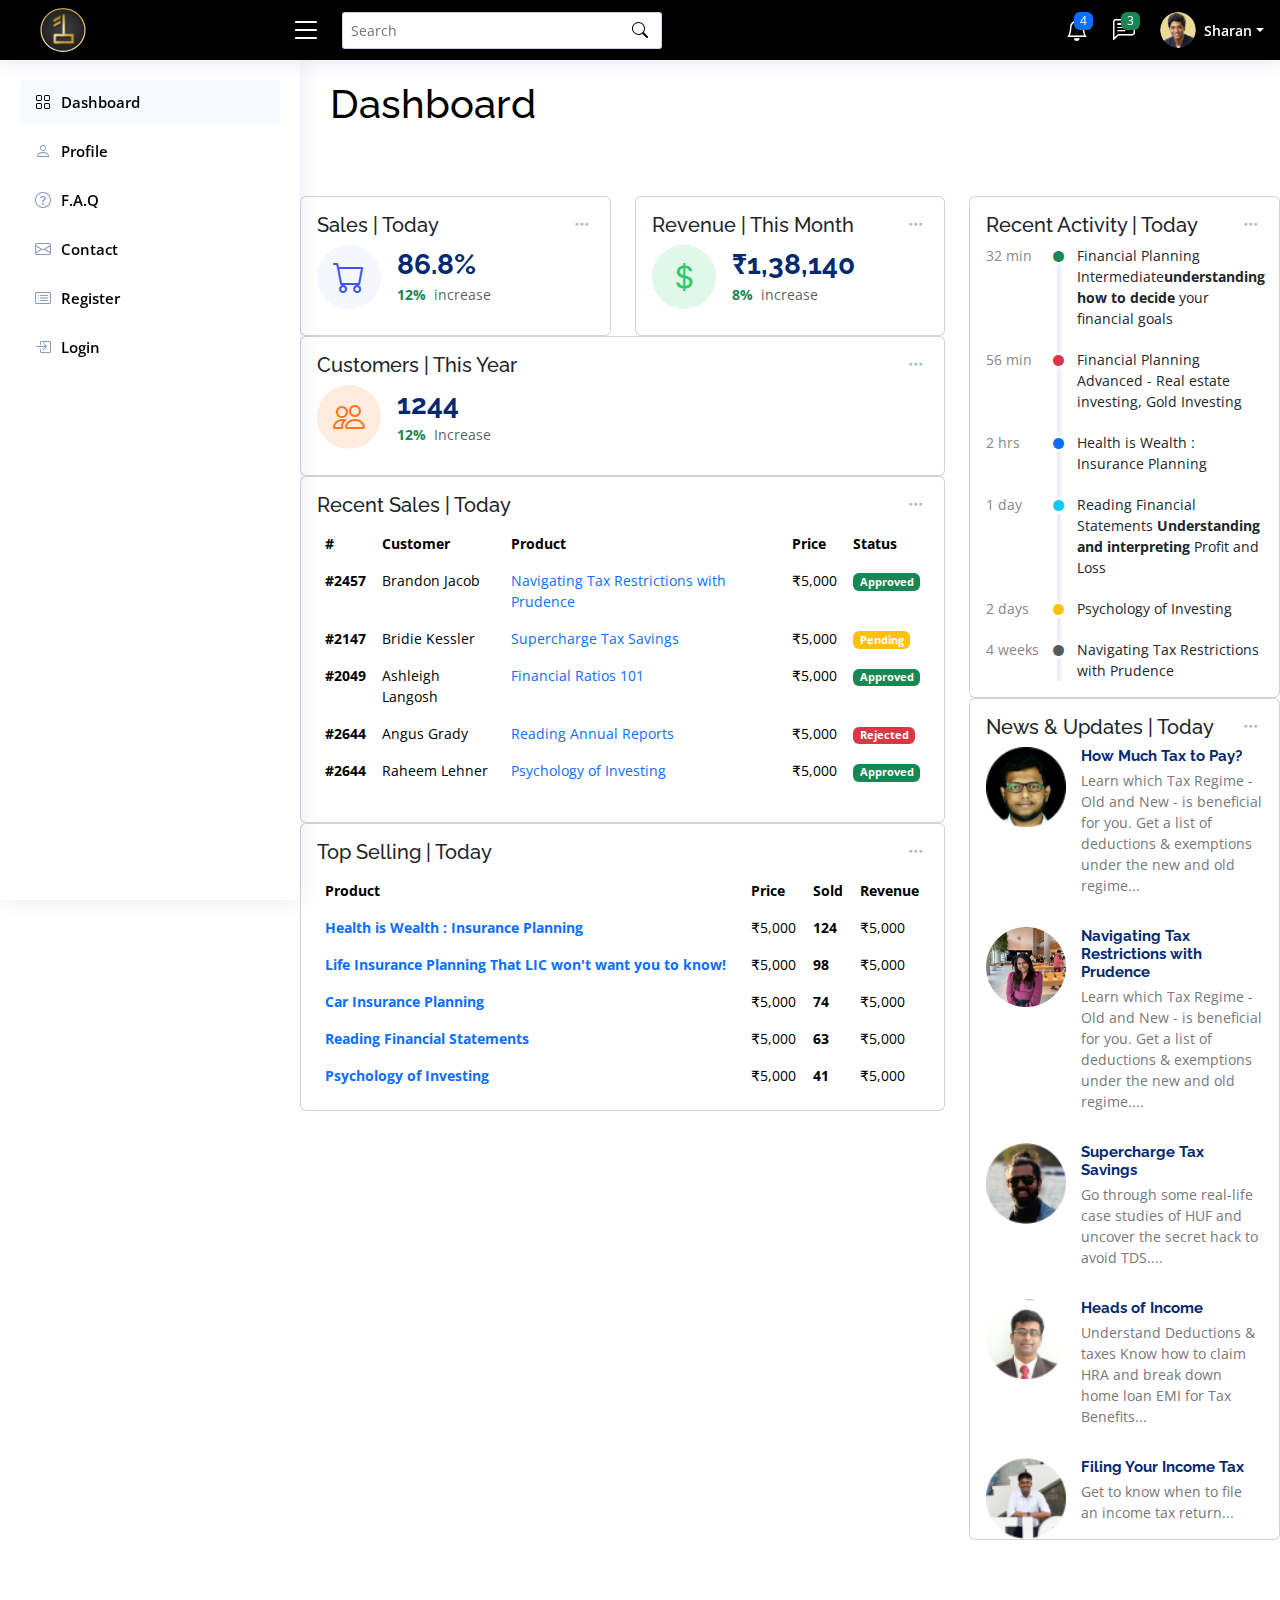
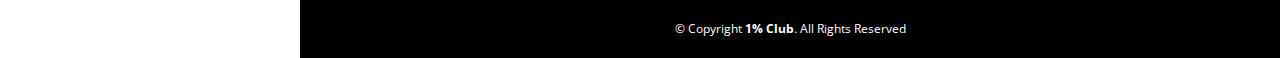
<file: userdashboard.html>
<!DOCTYPE html>
<html lang="en">

<head>
    <meta charset="utf-8">
    <meta content="width=device-width, initial-scale=1.0" name="viewport">

    <title>User Dashboard</title>
    <meta content="" name="description">
    <meta content="" name="keywords">

    <!-- Favicons -->
    <link href="assets/img/1% logo.svg" rel="icon">
    <link href="assets/img/apple-touch-icon.png" rel="apple-touch-icon">

    <!-- Google Fonts -->
    <link
        href="https://fonts.googleapis.com/css?family=Open+Sans:300,300i,400,400i,600,600i,700,700i|Raleway:300,300i,400,400i,500,500i,600,600i,700,700i|Poppins:300,300i,400,400i,500,500i,600,600i,700,700i"
        rel="stylesheet">

    <!-- Vendor CSS Files -->
    <link href="assets/vendor/aos/aos.css" rel="stylesheet">
    <link href="assets/vendor/bootstrap/css/bootstrap.min.css" rel="stylesheet">
    <link href="assets/vendor/bootstrap-icons/bootstrap-icons.css" rel="stylesheet">
    <link href="assets/vendor/boxicons/css/boxicons.min.css" rel="stylesheet">
    <link href="assets/vendor/glightbox/css/glightbox.min.css" rel="stylesheet">
    <link href="assets/vendor/swiper/swiper-bundle.min.css" rel="stylesheet">

    <!-- Template Main CSS File -->
    <link href="assets/css/style.css" rel="stylesheet">

</head>

<body>
    <!-- ======= Header ======= -->
    <header id="header" class="header fixed-top d-flex align-items-center">

        <div class="d-flex align-items-center justify-content-between">
            <a href="index.html" class="logo d-flex align-items-center">
                <img src="assets/img/1% logo.svg" alt="">
                <!-- <span class="d-none d-lg-block">NiceAdmin</span> -->
            </a>
            <i class="bi bi-list toggle-sidebar-btn"></i>
        </div><!-- End Logo -->

        <div class="search-bar">
            <form class="search-form d-flex align-items-center" method="POST" action="#">
                <input type="text" name="query" placeholder="Search" title="Enter search keyword">
                <button type="submit" title="Search"><i class="bi bi-search"></i></button>
            </form>
        </div><!-- End Search Bar -->

        <nav class="header-nav ms-auto">
            <ul class="d-flex align-items-center">

                <li class="nav-item d-block d-lg-none">
                    <a class="nav-link nav-icon search-bar-toggle " href="#">
                        <i class="bi bi-search"></i>
                    </a>
                </li><!-- End Search Icon-->

                <li class="nav-item dropdown">

                    <a class="nav-link nav-icon" href="#" data-bs-toggle="dropdown">
                        <i class="bi bi-bell"></i>
                        <span class="badge bg-primary badge-number">4</span>
                    </a><!-- End Notification Icon -->

                    <ul class="dropdown-menu dropdown-menu-end dropdown-menu-arrow notifications">
                        <li class="dropdown-header">
                            You have 4 new notifications
                            <a href="#"><span class="badge rounded-pill bg-primary p-2 ms-2">View all</span></a>
                        </li>
                        <li>
                            <hr class="dropdown-divider">
                        </li>

                        <li class="notification-item">
                            <i class="bi bi-exclamation-circle text-warning"></i>
                            <div>
                                <h4>Saheli Chatterjee</h4>
                                <p>TERRIFIC and Captivating teacher</p>
                                <p>30 min. ago</p>
                            </div>
                        </li>

                        <li>
                            <hr class="dropdown-divider">
                        </li>

                        <li class="notification-item">
                            <i class="bi bi-x-circle text-danger"></i>
                            <div>
                                <h4>Supratima Sendh</h4>
                                <p>Thank you Rishita mam for your excellent teaching and great</p>
                                <p>1 hr. ago</p>
                            </div>
                        </li>

                        <li>
                            <hr class="dropdown-divider">
                        </li>

                        <li class="notification-item">
                            <i class="bi bi-check-circle text-success"></i>
                            <div>
                                <h4>Mansi Visa</h4>
                                <p>Classes with Rishita mam you learn the mindset and Approach to Trading</p>
                                <p>2 hrs. ago</p>
                            </div>
                        </li>

                        <li>
                            <hr class="dropdown-divider">
                        </li>

                        <li class="notification-item">
                            <i class="bi bi-info-circle text-primary"></i>
                            <div>
                                <h4>Jagrit Kumar</h4>
                                <p>There is immense knowledge shared during the course. Thank you so much Rishita mam
                                </p>
                                <p>4 hrs. ago</p>
                            </div>
                        </li>

                        <li>
                            <hr class="dropdown-divider">
                        </li>
                        <li class="dropdown-footer">
                            <a href="#">Show all notifications</a>
                        </li>

                    </ul><!-- End Notification Dropdown Items -->

                </li><!-- End Notification Nav -->

                <li class="nav-item dropdown">

                    <a class="nav-link nav-icon" href="#" data-bs-toggle="dropdown">
                        <i class="bi bi-chat-left-text"></i>
                        <span class="badge bg-success badge-number">3</span>
                    </a><!-- End Messages Icon -->

                    <ul class="dropdown-menu dropdown-menu-end dropdown-menu-arrow messages">
                        <li class="dropdown-header">
                            You have 3 new messages
                            <a href="#"><span class="badge rounded-pill bg-primary p-2 ms-2">View all</span></a>
                        </li>
                        <li>
                            <hr class="dropdown-divider">
                        </li>

                        <li class="message-item">
                            <a href="#">
                                <img src="assets/img/dp 1 (1)-p-500.png" alt="" class="rounded-circle">
                                <div>
                                    <h4>CA Rishita Motwani</h4>
                                    <p>Not saving enough taxes?
                                        Learn how to build and implement Tax saving Strategies...</p>
                                    <p>4 hrs. ago</p>
                                </div>
                            </a>
                        </li>
                        <li>
                            <hr class="dropdown-divider">
                        </li>

                        <li class="message-item">
                            <a href="#">
                                <img src="assets/img/Profile - Shasanak.png" alt="" class="rounded-circle">
                                <div>
                                    <h4>Shasanak Udupa</h4>
                                    <p>Learn the secrets of stock market and grow your wealth by investing in a
                                        diversified portfolio....</p>
                                    <p>6 hrs. ago</p>
                                </div>
                            </a>
                        </li>
                        <li>
                            <hr class="dropdown-divider">
                        </li>

                        <li class="message-item">
                            <a href="#">
                                <img src="assets/img/Profile - Sharan.webp" alt="" class="rounded-circle">
                                <div>
                                    <h4>Sharan Hegde</h4>
                                    <p>Become a master of your finances with Personal Finance Mastery...</p>
                                    <p>8 hrs. ago</p>
                                </div>
                            </a>
                        </li>
                        <li>
                            <hr class="dropdown-divider">
                        </li>

                        <li class="dropdown-footer">
                            <a href="#">Show all messages</a>
                        </li>

                    </ul><!-- End Messages Dropdown Items -->

                </li><!-- End Messages Nav -->

                <li class="nav-item dropdown pe-3">

                    <a class="nav-link nav-profile d-flex align-items-center pe-0" href="#" data-bs-toggle="dropdown">
                        <img src="assets/img/Profile - Sharan.webp" alt="Profile" class="rounded-circle">
                        <span class="d-none d-md-block dropdown-toggle ps-2">Sharan</span>
                    </a><!-- End Profile Iamge Icon -->

                    <ul class="dropdown-menu dropdown-menu-end dropdown-menu-arrow profile">
                        <li class="dropdown-header">
                            <h6>Sharan Hegde</h6>
                            <span>Personal Finance</span>
                        </li>
                        <li>
                            <hr class="dropdown-divider">
                        </li>

                        <li>
                            <a class="dropdown-item d-flex align-items-center" href="users-profile.html">
                                <i class="bi bi-person"></i>
                                <span>My Profile</span>
                            </a>
                        </li>
                        <li>
                            <hr class="dropdown-divider">
                        </li>

                        <li>
                            <a class="dropdown-item d-flex align-items-center" href="users-profile.html">
                                <i class="bi bi-gear"></i>
                                <span>Account Settings</span>
                            </a>
                        </li>
                        <li>
                            <hr class="dropdown-divider">
                        </li>

                        <li>
                            <a class="dropdown-item d-flex align-items-center" href="pages-faq.html">
                                <i class="bi bi-question-circle"></i>
                                <span>Need Help?</span>
                            </a>
                        </li>
                        <li>
                            <hr class="dropdown-divider">
                        </li>

                        <li>
                            <a class="dropdown-item d-flex align-items-center" href="#">
                                <i class="bi bi-box-arrow-right"></i>
                                <span>Sign Out</span>
                            </a>
                        </li>

                    </ul><!-- End Profile Dropdown Items -->
                </li><!-- End Profile Nav -->

            </ul>
        </nav><!-- End Icons Navigation -->

    </header><!-- End Header -->

    <!-- ======= Sidebar ======= -->
    <aside id="sidebar" class="sidebar">

        <ul class="sidebar-nav" id="sidebar-nav">

            <li class="nav-item">
                <a class="nav-link " href="index.html">
                    <i class="bi bi-grid"></i>
                    <span>Dashboard</span>
                </a>
            </li><!-- End Dashboard Nav -->

            <li class="nav-item">
                <a class="nav-link collapsed" href="#">
                    <i class="bi bi-person"></i>
                    <span>Profile</span>
                </a>
            </li><!-- End Profile Page Nav -->

            <li class="nav-item">
                <a class="nav-link collapsed" href="#">
                    <i class="bi bi-question-circle"></i>
                    <span>F.A.Q</span>
                </a>
            </li><!-- End F.A.Q Page Nav -->

            <li class="nav-item">
                <a class="nav-link collapsed" href="#">
                    <i class="bi bi-envelope"></i>
                    <span>Contact</span>
                </a>
            </li><!-- End Contact Page Nav -->

            <li class="nav-item">
                <a class="nav-link collapsed" href="#">
                    <i class="bi bi-card-list"></i>
                    <span>Register</span>
                </a>
            </li><!-- End Register Page Nav -->

            <li class="nav-item">
                <a class="nav-link collapsed" href="login.html">
                    <i class="bi bi-box-arrow-in-right"></i>
                    <span>Login</span>
                </a>
            </li><!-- End Login Page Nav -->
        </ul>

    </aside><!-- End Sidebar-->

    <main id="main-dashboard" class="main">

        <div class="pagetitle">
            <h1>Dashboard</h1>
        </div><!-- End Page Title -->

        <section class="section dashboard">
            <div class="row">

                <!-- Left side columns -->
                <div class="col-lg-8">
                    <div class="row">

                        <!-- Sales Card -->
                        <div class="col-xxl-4 col-md-6">
                            <div class="card info-card sales-card">

                                <div class="filter">
                                    <a class="icon" href="#" data-bs-toggle="dropdown"><i
                                            class="bi bi-three-dots"></i></a>
                                    <ul class="dropdown-menu dropdown-menu-end dropdown-menu-arrow">
                                        <li class="dropdown-header text-start">
                                            <h6>Filter</h6>
                                        </li>

                                        <li><a class="dropdown-item" href="#">Today</a></li>
                                        <li><a class="dropdown-item" href="#">This Month</a></li>
                                        <li><a class="dropdown-item" href="#">This Year</a></li>
                                    </ul>
                                </div>

                                <div class="card-body">
                                    <h5 class="card-title">Sales <span>| Today</span></h5>

                                    <div class="d-flex align-items-center">
                                        <div
                                            class="card-icon rounded-circle d-flex align-items-center justify-content-center">
                                            <i class="bi bi-cart"></i>
                                        </div>
                                        <div class="ps-3">
                                            <h6>86.8%</h6>
                                            <span class="text-success small pt-1 fw-bold">12%</span> <span
                                                class="text-muted small pt-2 ps-1">increase</span>

                                        </div>
                                    </div>
                                </div>

                            </div>
                        </div><!-- End Sales Card -->

                        <!-- Revenue Card -->
                        <div class="col-xxl-4 col-md-6">
                            <div class="card info-card revenue-card">

                                <div class="filter">
                                    <a class="icon" href="#" data-bs-toggle="dropdown"><i
                                            class="bi bi-three-dots"></i></a>
                                    <ul class="dropdown-menu dropdown-menu-end dropdown-menu-arrow">
                                        <li class="dropdown-header text-start">
                                            <h6>Filter</h6>
                                        </li>

                                        <li><a class="dropdown-item" href="#">Today</a></li>
                                        <li><a class="dropdown-item" href="#">This Month</a></li>
                                        <li><a class="dropdown-item" href="#">This Year</a></li>
                                    </ul>
                                </div>

                                <div class="card-body">
                                    <h5 class="card-title">Revenue <span>| This Month</span></h5>

                                    <div class="d-flex align-items-center">
                                        <div
                                            class="card-icon rounded-circle d-flex align-items-center justify-content-center">
                                            <i class="bi bi-currency-dollar"></i>
                                        </div>
                                        <div class="ps-3">
                                            <h6>₹1,38,140</h6>
                                            <span class="text-success small pt-1 fw-bold">8%</span> <span
                                                class="text-muted small pt-2 ps-1">increase</span>

                                        </div>
                                    </div>
                                </div>

                            </div>
                        </div><!-- End Revenue Card -->

                        <!-- Customers Card -->
                        <div class="col-xxl-4 col-xl-12">

                            <div class="card info-card customers-card">

                                <div class="filter">
                                    <a class="icon" href="#" data-bs-toggle="dropdown"><i
                                            class="bi bi-three-dots"></i></a>
                                    <ul class="dropdown-menu dropdown-menu-end dropdown-menu-arrow">
                                        <li class="dropdown-header text-start">
                                            <h6>Filter</h6>
                                        </li>

                                        <li><a class="dropdown-item" href="#">Today</a></li>
                                        <li><a class="dropdown-item" href="#">This Month</a></li>
                                        <li><a class="dropdown-item" href="#">This Year</a></li>
                                    </ul>
                                </div>

                                <div class="card-body">
                                    <h5 class="card-title">Customers <span>| This Year</span></h5>

                                    <div class="d-flex align-items-center">
                                        <div
                                            class="card-icon rounded-circle d-flex align-items-center justify-content-center">
                                            <i class="bi bi-people"></i>
                                        </div>
                                        <div class="ps-3">
                                            <h6>1244</h6>
                                            <span class="text-success small pt-1 fw-bold">12%</span> <span
                                                class="text-muted small pt-2 ps-1">Increase</span>

                                        </div>
                                    </div>

                                </div>
                            </div>

                        </div><!-- End Customers Card -->
                        <!-- Recent Sales -->
                        <div class="col-12">
                            <div class="card recent-sales overflow-auto">

                                <div class="filter">
                                    <a class="icon" href="#" data-bs-toggle="dropdown"><i
                                            class="bi bi-three-dots"></i></a>
                                    <ul class="dropdown-menu dropdown-menu-end dropdown-menu-arrow">
                                        <li class="dropdown-header text-start">
                                            <h6>Filter</h6>
                                        </li>

                                        <li><a class="dropdown-item" href="#">Today</a></li>
                                        <li><a class="dropdown-item" href="#">This Month</a></li>
                                        <li><a class="dropdown-item" href="#">This Year</a></li>
                                    </ul>
                                </div>

                                <div class="card-body">
                                    <h5 class="card-title">Recent Sales <span>| Today</span></h5>

                                    <table class="table table-borderless datatable">
                                        <thead>
                                            <tr>
                                                <th scope="col">#</th>
                                                <th scope="col">Customer</th>
                                                <th scope="col">Product</th>
                                                <th scope="col">Price</th>
                                                <th scope="col">Status</th>
                                            </tr>
                                        </thead>
                                        <tbody>
                                            <tr>
                                                <th scope="row"><a href="#">#2457</a></th>
                                                <td>Brandon Jacob</td>
                                                <td><a href="#" class="text-primary">Navigating Tax Restrictions with
                                                        Prudence</a></td>
                                                <td>₹5,000</td>
                                                <td><span class="badge bg-success">Approved</span></td>
                                            </tr>
                                            <tr>
                                                <th scope="row"><a href="#">#2147</a></th>
                                                <td>Bridie Kessler</td>
                                                <td><a href="#" class="text-primary">Supercharge Tax Savings</a></td>
                                                <td>₹5,000</td>
                                                <td><span class="badge bg-warning">Pending</span></td>
                                            </tr>
                                            <tr>
                                                <th scope="row"><a href="#">#2049</a></th>
                                                <td>Ashleigh Langosh</td>
                                                <td><a href="#" class="text-primary">Financial Ratios 101</a></td>
                                                <td>₹5,000</td>
                                                <td><span class="badge bg-success">Approved</span></td>
                                            </tr>
                                            <tr>
                                                <th scope="row"><a href="#">#2644</a></th>
                                                <td>Angus Grady</td>
                                                <td><a href="#" class="text-primary">Reading Annual Reports</a></td>
                                                <td>₹5,000</td>
                                                <td><span class="badge bg-danger">Rejected</span></td>
                                            </tr>
                                            <tr>
                                                <th scope="row"><a href="#">#2644</a></th>
                                                <td>Raheem Lehner</td>
                                                <td><a href="#" class="text-primary">Psychology of Investing</a></td>
                                                <td>₹5,000</td>
                                                <td><span class="badge bg-success">Approved</span></td>
                                            </tr>
                                        </tbody>
                                    </table>

                                </div>

                            </div>
                        </div><!-- End Recent Sales -->

                        <!-- Top Selling -->
                        <div class="col-12">
                            <div class="card top-selling overflow-auto">

                                <div class="filter">
                                    <a class="icon" href="#" data-bs-toggle="dropdown"><i
                                            class="bi bi-three-dots"></i></a>
                                    <ul class="dropdown-menu dropdown-menu-end dropdown-menu-arrow">
                                        <li class="dropdown-header text-start">
                                            <h6>Filter</h6>
                                        </li>

                                        <li><a class="dropdown-item" href="#">Today</a></li>
                                        <li><a class="dropdown-item" href="#">This Month</a></li>
                                        <li><a class="dropdown-item" href="#">This Year</a></li>
                                    </ul>
                                </div>

                                <div class="card-body pb-0">
                                    <h5 class="card-title">Top Selling <span>| Today</span></h5>

                                    <table class="table table-borderless">
                                        <thead>
                                            <tr>
                                                <th scope="col">Product</th>
                                                <th scope="col">Price</th>
                                                <th scope="col">Sold</th>
                                                <th scope="col">Revenue</th>
                                            </tr>
                                        </thead>
                                        <tbody>
                                            <tr>

                                                <td><a href="#" class="text-primary fw-bold">Health is Wealth :
                                                        Insurance Planning</a></td>
                                                <td>₹5,000</td>
                                                <td class="fw-bold">124</td>
                                                <td>₹5,000</td>
                                            </tr>
                                            <tr>

                                                <td><a href="#" class="text-primary fw-bold">Life Insurance
                                                        Planning That LIC won't want you to know!</a></td>
                                                <td>₹5,000</td>
                                                <td class="fw-bold">98</td>
                                                <td>₹5,000</td>
                                            </tr>
                                            <tr>

                                                <td><a href="#" class="text-primary fw-bold">Car Insurance Planning</a>
                                                </td>
                                                <td>₹5,000</td>
                                                <td class="fw-bold">74</td>
                                                <td>₹5,000</td>
                                            </tr>
                                            <tr>

                                                <td><a href="#" class="text-primary fw-bold">Reading Financial
                                                        Statements</a></td>
                                                <td>₹5,000</td>
                                                <td class="fw-bold">63</td>
                                                <td>₹5,000</td>
                                            </tr>
                                            <tr>

                                                <td><a href="#" class="text-primary fw-bold">Psychology of Investing</a>
                                                </td>
                                                <td>₹5,000</td>
                                                <td class="fw-bold">41</td>
                                                <td>₹5,000</td>
                                            </tr>
                                        </tbody>
                                    </table>

                                </div>

                            </div>
                        </div><!-- End Top Selling -->

                    </div>
                </div><!-- End Left side columns -->

                <!-- Right side columns -->
                <div class="col-lg-4">

                    <!-- Recent Activity -->
                    <div class="card">
                        <div class="filter">
                            <a class="icon" href="#" data-bs-toggle="dropdown"><i class="bi bi-three-dots"></i></a>
                            <ul class="dropdown-menu dropdown-menu-end dropdown-menu-arrow">
                                <li class="dropdown-header text-start">
                                    <h6>Filter</h6>
                                </li>

                                <li><a class="dropdown-item" href="#">Today</a></li>
                                <li><a class="dropdown-item" href="#">This Month</a></li>
                                <li><a class="dropdown-item" href="#">This Year</a></li>
                            </ul>
                        </div>

                        <div class="card-body">
                            <h5 class="card-title">Recent Activity <span>| Today</span></h5>

                            <div class="activity">

                                <div class="activity-item d-flex">
                                    <div class="activite-label">32 min</div>
                                    <i class='bi bi-circle-fill activity-badge text-success align-self-start'></i>
                                    <div class="activity-content">
                                        Financial Planning Intermediate<a href="#"
                                            class="fw-bold text-dark">understanding how to decide </a>
                                        your financial goals
                                    </div>
                                </div><!-- End activity item-->

                                <div class="activity-item d-flex">
                                    <div class="activite-label">56 min</div>
                                    <i class='bi bi-circle-fill activity-badge text-danger align-self-start'></i>
                                    <div class="activity-content">
                                        Financial Planning Advanced - Real estate investing, Gold Investing
                                    </div>
                                </div><!-- End activity item-->

                                <div class="activity-item d-flex">
                                    <div class="activite-label">2 hrs</div>
                                    <i class='bi bi-circle-fill activity-badge text-primary align-self-start'></i>
                                    <div class="activity-content">
                                        Health is Wealth : Insurance Planning
                                    </div>
                                </div><!-- End activity item-->

                                <div class="activity-item d-flex">
                                    <div class="activite-label">1 day</div>
                                    <i class='bi bi-circle-fill activity-badge text-info align-self-start'></i>
                                    <div class="activity-content">
                                        Reading Financial Statements <a href="#" class="fw-bold text-dark">Understanding
                                            and interpreting </a> Profit and Loss
                                    </div>
                                </div><!-- End activity item-->

                                <div class="activity-item d-flex">
                                    <div class="activite-label">2 days</div>
                                    <i class='bi bi-circle-fill activity-badge text-warning align-self-start'></i>
                                    <div class="activity-content">
                                        Psychology of Investing
                                    </div>
                                </div><!-- End activity item-->

                                <div class="activity-item d-flex">
                                    <div class="activite-label">4 weeks</div>
                                    <i class='bi bi-circle-fill activity-badge text-muted align-self-start'></i>
                                    <div class="activity-content">
                                        Navigating Tax Restrictions with Prudence
                                    </div>
                                </div><!-- End activity item-->

                            </div>

                        </div>
                    </div><!-- End Recent Activity -->

                    <!-- News & Updates Traffic -->
                    <div class="card">
                        <div class="filter">
                            <a class="icon" href="#" data-bs-toggle="dropdown"><i class="bi bi-three-dots"></i></a>
                            <ul class="dropdown-menu dropdown-menu-end dropdown-menu-arrow">
                                <li class="dropdown-header text-start">
                                    <h6>Filter</h6>
                                </li>

                                <li><a class="dropdown-item" href="#">Today</a></li>
                                <li><a class="dropdown-item" href="#">This Month</a></li>
                                <li><a class="dropdown-item" href="#">This Year</a></li>
                            </ul>
                        </div>

                        <div class="card-body pb-0">
                            <h5 class="card-title">News &amp; Updates <span>| Today</span></h5>

                            <div class="news">
                                <div class="post-item clearfix">
                                    <img src="assets/img/testimonials/unsplash_5-VSMY.png" alt="">
                                    <h4><a href="#">How Much Tax to Pay?</a></h4>
                                    <p>Learn which Tax Regime - Old and New - is beneficial for you. Get a list of
                                        deductions & exemptions under the new and old regime...</p>
                                </div>

                                <div class="post-item clearfix">
                                    <img src="assets/img/testimonials/unsplash_Z5LQ-MY4.png" alt="">
                                    <h4><a href="#">Navigating Tax Restrictions with Prudence</a></h4>
                                    <p>Learn which Tax Regime - Old and New - is beneficial for you. Get a list of
                                        deductions & exemptions under the new and old regime....
                                    </p>
                                </div>

                                <div class="post-item clearfix">
                                    <img src="assets/img/testimonials/unsplash_Zz5LQe-(3).png" alt="">
                                    <h4><a href="#">Supercharge Tax Savings</a></h4>
                                    <p>Go through some real-life case studies of HUF and uncover the secret hack to
                                        avoid TDS....
                                    </p>
                                </div>

                                <div class="post-item clearfix">
                                    <img src="assets/img/testimonials/unsplash_Zz5LQe-VSMY (1).png" alt="">
                                    <h4><a href="#">Heads of Income</a></h4>
                                    <p>Understand Deductions & taxes Know how to claim HRA and break down home loan EMI
                                        for Tax Benefits...
                                    </p>
                                </div>

                                <div class="post-item clearfix">
                                    <img src="assets/img/testimonials/VSMY.png" alt="">
                                    <h4><a href="#">Filing Your Income Tax</a></h4>
                                    <p>Get to know when to file an income tax return...</p>
                                </div>

                            </div><!-- End sidebar recent posts-->

                        </div>
                    </div><!-- End News & Updates -->

                </div><!-- End Right side columns -->

            </div>
        </section>

    </main><!-- End #main -->

    <!-- ======= Footer ======= -->
    <footer id="footer-dashboard" class="footer">
        <div class="copyright-dashboard">
            &copy; Copyright <strong><span>1% Club</span></strong>. All Rights Reserved
        </div>
        <!-- <div class="credits">
            Designed by <a href="#">1% Club</a>
        </div> -->
    </footer><!-- End Footer -->


    <a href="#" class="back-to-top d-flex align-items-center justify-content-center"><i
            class="bi bi-arrow-up-short"></i></a>

    <!-- Vendor JS Files -->
    <script src="assets/vendor/aos/aos.js"></script>
    <script src="assets/vendor/bootstrap/js/bootstrap.bundle.min.js"></script>
    <script src="assets/vendor/glightbox/js/glightbox.min.js"></script>
    <script src="assets/vendor/swiper/swiper-bundle.min.js"></script>
    <script src="assets/vendor/php-email-form/validate.js"></script>

    <!-- Template Main JS File -->
    <script src="assets/js/main.js"></script>

</body>

</html>
</file>
<file: assets/css/style.css>
body {
  font-family: "Open Sans", sans-serif;
  color: #fff;
}

* {
  box-sizing: border-box;
}

:root {
  scroll-behavior: smooth;
}

a {
  color: #fff;
  text-decoration: none;
}
ul li {
  list-style: none;
  padding-left: 0rem;
}

a:hover {
  color: #fff;
  text-decoration: none;
}

h1,
h2,
h3,
h4,
h5,
h6 {
  font-family: "Raleway", sans-serif;
}

/*--------------------------------------------------------------
# Back to top button
--------------------------------------------------------------*/
.back-to-top {
  position: fixed;
  visibility: hidden;
  opacity: 0;
  right: 15px;
  bottom: 15px;
  z-index: 996;
  width: 40px;
  height: 40px;
  border-radius: 50px;
  background: #ecd996;
  transition: all 0.4s;
}

.back-to-top i {
  font-size: 24px;
  color: #000;
  line-height: 0;
}

.back-to-top.active {
  visibility: visible;
  opacity: 1;
}

/*--------------------------------------------------------------
# Disable aos animation delay on mobile devices
--------------------------------------------------------------*/
@media screen and (max-width: 768px) {
  [data-aos-delay] {
    transition-delay: 0 !important;
  }
}

/*--------------------------------------------------------------
# Header
--------------------------------------------------------------*/
#header {
  transition: all 0.5s;
  z-index: 997;
  transition: all 0.5s;
  padding: 15px 0;
  background: #000;
}

#header.header-scrolled {
  box-shadow: 0px 2px 15px rgba(0, 0, 0, 0.1);
}

#header .logo h1 {
  font-size: 30px;
  margin: 0;
  line-height: 1;
  font-weight: 400;
  letter-spacing: 2px;
}

#header .logo h1 a,
#header .logo h1 a:hover {
  color: #5777ba;
  text-decoration: none;
}

#header .logo img {
  margin-right: 10px;
}
/*--------------------------------------------------------------
# Navigation Menu
--------------------------------------------------------------*/
/**
* Desktop Navigation 
*/
.navbar {
  padding: 0;
}

.navbar ul {
  margin: 0;
  padding: 0;
  display: flex;
  list-style: none;
  align-items: center;
}

.navbar li {
  position: relative;
}

.navbar a,
.navbar a:focus {
  display: flex;
  align-items: center;
  justify-content: space-between;
  font-family: "Raleway", sans-serif;
  font-size: 20px;
  white-space: nowrap;
  transition: 0.3s;
  font-weight: 500;
  padding: 8px 24px;
}

.navbar a i,
.navbar a:focus i {
  font-size: 12px;
  line-height: 0;
  margin-left: 5px;
}

.navbar a:hover,
.navbar .active:focus,
.navbar li:hover > a {
  background: #66606070;
  border-radius: 5px;
}

.navbar .getstarted,
.navbar .getstarted:focus {
  background: #ecd996;
  color: #000;
  padding: 18px 30px;
  margin-left: 30px;
  font-size: 15px;
  font-weight: 600;
  border-radius: 50px;
}

a.getstarted.scrollto:hover {
  background: #ecd996;
  overflow: hidden;
  border-radius: 0px;
}

.navbar .dropdown ul {
  display: block;
  position: absolute;
  left: 14px;
  top: calc(100% + 30px);
  margin: 0;
  padding: 10px 0;
  z-index: 99;
  opacity: 0;
  visibility: hidden;
  background: #000;
  box-shadow: 0px 0px 30px rgba(127, 137, 161, 0.25);
  transition: 0.3s;
  border-radius: 4px;
}

.navbar .dropdown ul li {
  min-width: 200px;
}

.navbar .dropdown ul a {
  padding: 10px 20px;
  font-size: 15px;
  text-transform: none;
  font-weight: 600;
}

.navbar .dropdown ul a i {
  font-size: 12px;
}

/* .navbar .dropdown ul a:hover,
.navbar .dropdown ul .active:hover,
.navbar .dropdown ul li:hover > a {
  color: #5777ba;
} */

.navbar .dropdown:hover > ul {
  opacity: 1;
  top: 100%;
  visibility: visible;
}

.navbar .dropdown .dropdown ul {
  top: 0;
  left: calc(100% - 30px);
  visibility: hidden;
}

.navbar .dropdown .dropdown:hover > ul {
  opacity: 1;
  top: 0;
  left: 100%;
  visibility: visible;
}

@media (max-width: 1366px) {
  .navbar .dropdown .dropdown ul {
    left: -90%;
  }

  .navbar .dropdown .dropdown:hover > ul {
    left: -100%;
  }
}

/**--------------------------------------
* Mobile Navigation 
----------------------------------------*/
.mobile-nav-toggle {
  color: #47536e;
  font-size: 28px;
  cursor: pointer;
  display: none;
  line-height: 0;
  transition: 0.5s;
}

.mobile-nav-toggle.bi-x {
  color: #fff;
}

@media (max-width: 991px) {
  .mobile-nav-toggle {
    display: block;
  }

  .navbar ul {
    display: none;
  }
}

.navbar-mobile {
  position: fixed;
  overflow: hidden;
  top: 0;
  right: 0;
  left: 0;
  bottom: 0;
  background: rgba(51, 60, 79, 0.9);
  transition: 0.3s;
  z-index: 999;
}

.navbar-mobile .mobile-nav-toggle {
  position: absolute;
  top: 15px;
  right: 15px;
}

.navbar-mobile ul {
  display: block;
  position: absolute;
  top: 55px;
  right: 15px;
  bottom: 15px;
  left: 15px;
  padding: 10px 0;
  border-radius: 6px;
  background-color: #fff;
  overflow-y: auto;
  transition: 0.3s;
}

.navbar-mobile a,
.navbar-mobile a:focus {
  padding: 10px 20px;
  font-size: 15px;
  color: #47536e;
}

.navbar-mobile a:hover,
.navbar-mobile .active,
.navbar-mobile li:hover > a {
  color: #5777ba;
}

.navbar-mobile .getstarted,
.navbar-mobile .getstarted:focus {
  margin: 15px;
}

.navbar-mobile .dropdown ul {
  position: static;
  display: none;
  margin: 10px 20px;
  padding: 10px 0;
  z-index: 99;
  opacity: 1;
  visibility: visible;
  background: #fff;
  box-shadow: 0px 0px 30px rgba(127, 137, 161, 0.25);
}

.navbar-mobile .dropdown ul li {
  min-width: 200px;
}

.navbar-mobile .dropdown ul a {
  padding: 10px 20px;
}

.navbar-mobile .dropdown ul a i {
  font-size: 12px;
}

.navbar-mobile .dropdown ul a:hover,
.navbar-mobile .dropdown ul .active:hover,
.navbar-mobile .dropdown ul li:hover > a {
  color: #5777ba;
}

.navbar-mobile .dropdown > .dropdown-active {
  display: block;
}

/*--------------------------------------------------------------
# Hero Section
--------------------------------------------------------------*/
#hero {
  width: 100%;
  position: relative;
  overflow: hidden;
  padding: 140px 0 100px 0;
}

#hero::before {
  content: "";
  position: absolute;
  right: -100%;
  top: 20%;
  width: 250%;
  height: 200%;
  z-index: -1;
  background-color: #ecd996;
  transform: skewY(135deg);
}

#hero h1 {
  font-size: 55px;
  font-weight: 600;
  line-height: 75px;
  color: #000;
  font-family: "Poppins", sans-serif;
}

#hero h2 {
  color: #000;
  margin-bottom: 50px;
  font-size: 20px;
  font-weight: 600;
  line-height: 28px;
  letter-spacing: 1px;
}

p.app-pr-2 {
  color: #000;
  letter-spacing: 1px;
  font-weight: 600;
}

#hero .download-btn {
  font-family: "Raleway", sans-serif;
  font-weight: 500;
  font-size: 15px;
  display: inline-block;
  padding: 8px 24px 10px 46px;
  border-radius: 3px;
  transition: 0.5s;
  color: #000;
  background: #ecd996;
  position: relative;
  border: 1px solid;
}

#hero .download-btn:hover {
  background: #ecd996;
}

#hero .download-btn i {
  font-size: 20px;
  position: absolute;
  left: 18px;
  top: 8.5px;
}

#hero .download-btn + .download-btn {
  margin-left: 20px;
}

@media (max-width: 991px) {
  #hero {
    text-align: center;
  }

  #hero .download-btn + .download-btn {
    margin: 10px 10px;
  }

  #hero .hero-img {
    text-align: center;
  }

  #hero .hero-img img {
    width: 60%;
  }
}

@media (max-width: 768px) {
  #hero h1 {
    font-size: 28px;
    line-height: 36px;
  }

  #hero h2 {
    font-size: 18px;
    line-height: 24px;
    margin-bottom: 30px;
  }

  #hero .hero-img img {
    width: 70%;
  }
}

@media (max-width: 575px) {
  #hero .hero-img img {
    width: 80%;
  }
}

/*--------------------------------------------------------------
# Sections General
--------------------------------------------------------------*/
section {
  padding: 60px 0;
  overflow: hidden;
}

.section-title {
  text-align: center;
  padding-bottom: 30px;
}

.section-title h2 {
  font-size: 45px;
  font-weight: 900;
  margin-bottom: 20px;
  padding-bottom: 0;
  color: #000;
  font-family: "Poppins", sans-serif;
}

.section-title p {
  margin-bottom: 0;
}

@media (max-width: 991px) {
}

@media (max-width: 575px) {
}

@media (max-width: 768px) {
}
/*--------------------------------------------------------------
# Breadcrumbs
--------------------------------------------------------------*/
.breadcrumbs {
  margin-top: 75px;
  padding: 15px 0;
  background-color: #f6f8fb;
  min-height: 40px;
}

@media (max-width: 992px) {
  .breadcrumbs {
    margin-top: 60px;
  }
}

.breadcrumbs h2 {
  font-size: 24px;
  font-weight: 300;
}

.breadcrumbs ol {
  display: flex;
  flex-wrap: wrap;
  list-style: none;
  padding: 0;
  margin: 0;
  font-size: 14px;
}

.breadcrumbs ol li + li {
  padding-left: 10px;
}

.breadcrumbs ol li + li::before {
  display: inline-block;
  padding-right: 10px;
  color: #6c757d;
  content: "/";
}

@media (max-width: 768px) {
  .breadcrumbs .d-flex {
    display: block !important;
  }

  .breadcrumbs ol {
    display: block;
  }

  .breadcrumbs ol li {
    display: inline-block;
  }
}

/*--------------------------------------------------------------
# Timeline Css
--------------------------------------------------------------*/
section.timeline-wrapper {
  background: #000;
  background-image: url(../img/Bg_Creator\ 25.png);
}

section.timeline-wrapper h2 {
  text-align: center;
  margin-bottom: 110px;
  letter-spacing: 1px;
  font-weight: 900;
  font-size: 42px;
}

.main-timeline-section {
  position: relative;
  width: 100%;
  margin: auto;
  height: 400px;
  padding: 250px 0px;
}
.main-timeline-section .timeline-start,
.main-timeline-section .timeline-end {
  position: absolute;
  background: #00bfff;
  border: 3px solid #fff;
  border-radius: 100px;
  top: 50%;
  transform: translateY(-50%);
  width: 30px;
  height: 30px;
  z-index: 10;
}
.main-timeline-section .timeline-end {
  right: 0px;
}

.conference-center-line img {
  position: absolute;
  top: 264px;
  transform: translateY(-50%);
  width: 100%;
}

.timeline-article {
  width: 20%;
  position: relative;
  min-height: 300px;
  float: right;
}
.timeline-article .content-date {
  position: absolute;
  top: 35%;
  left: -30px;
  font-size: 18px;
}

.meta-date img {
  position: absolute;
  top: -3%;
  right: 73%;
  transform: translateX(-50%);
}

.timeline-article .content-box {
  border-radius: 5px;
  background-color: #1c1b1b;
  position: absolute;
  top: 75px;
  right: 75px;
  width: 270px;
  text-align: left;
  padding: 20px;
}

.timeline-article-top .content-box:before {
  content: " ";
  position: absolute;
  left: 50%;
  transform: translateX(-50%);
  top: -28px;
  border: 15px solid transparent;
  border-bottom-color: #1c1b1b;
}

.timeline-article-bottom .content-date {
  top: 59%;
}

.timeline-article-bottom .content-box {
  top: -95%;
}
.timeline-article-bottom .content-box:before {
  content: " ";
  position: absolute;
  left: 50%;
  transform: translateX(-50%);
  bottom: -28px;
  border: 15px solid transparent;
  border-top-color: #1c1b1b;
}

a.content-box-anchor {
  color: #ecd996;
  letter-spacing: 1px;
  font-weight: 600;
}

.content-box h4 {
  letter-spacing: 1px;
  font-weight: 700;
}

.content-box p {
  font-weight: 700;
  letter-spacing: 1px;
  color: #ffffffc7;
}

@media (max-width: 460px) {
  section.timeline-wrapper {
    display: none;
  }
}

@media (max-width: 575px) {
}

@media (max-width: 768px) {
}

@media (max-width: 991px) {
}
/*--------------------------------------------------------------
# Freedom University
--------------------------------------------------------------*/
h2.section-heading-text {
  font-size: 42px;
  font-weight: 800;
  letter-spacing: 1px;
  margin-top: 20px;
}

p.section-heading-pr {
  letter-spacing: 1px;
  font-size: 18px;
  margin-top: 20px;
  margin-bottom: 40px;
  font-weight: 600;
}

.academy {
  padding-top: 76px;
  padding-bottom: 76px;
  text-align: center;
  color: #000;
  position: relative;
}

.academy-grid-item-ab-im-wrapper {
  background: #000;
  width: 365px;
  height: 313px;
  background-image: url(../img/dp\ 1-p-500.png);
  object-fit: cover;
  overflow: hidden;
  padding: 20px;
  background-size: cover;
  position: relative;
  border-radius: 10px;
}

.div-block-177 {
  position: absolute;
  text-align: left;
  top: 230px;
  left: 140px;
}

.block {
  width: 350px;
  height: 300px;
  position: relative;
  overflow: hidden;
  box-shadow: 2px 2px 15px 2px #111;
  display: flex;
  flex-direction: column;
  background: #000;
  border-radius: 10px;
  cursor: pointer;
}

.overlay {
  z-index: 5;
  width: 80%;
  height: 100%;
  background-color: rgba(139, 135, 135, 0.5);
  transform: rotate(45deg) scaleY(2) scaleX(0);
  transition: all 500ms cubic-bezier(0.68, -0.55, 0.265, 1.55);
  border-left: #fdca40 2px solid;
  border-right: #fdca40 2px solid;
}

.block:hover .overlay {
  transform: rotate(45deg) scaleY(2) scaleX(1);
}

.block--text {
  position: absolute;
  top: -2%;
  left: -5px;
  width: 100%;
  height: 100%;
  padding: 20px;
  color: antiquewhite;
  transform-origin: bottom center;
  transition: all 300ms ease-in;
  z-index: 100;
  opacity: 0;
  transition: all 300ms 200ms ease-in;
  text-align: left;
}

.block:hover .block--text {
  opacity: 1;
}

.text--head {
  font-weight: 900;
  letter-spacing: 1px;
  padding-bottom: 15px;
  font-size: 20px;
  text-transform: uppercase;
  color: #fdca40;
}

.text--quote a {
  font-size: 15px;
  font-weight: 600;
  letter-spacing: 1px;
  color: #ffffffa1;
  margin-bottom: 10px;
}

.text--person {
  position: relative;
  text-align: end;
  color: #ecd996;
  margin-top: 70px;
  font-size: 20px;
  letter-spacing: 2px;
  font-weight: 600;
}

.btn-academy {
  border: 1px solid #ffffff87;
  padding: 6px 20px;
  border-radius: 50px;
  display: inline-block;
  margin-top: 15px;
}

button.academy-footer {
  margin-top: 50px;
  background: #ecd996;
  border: none;
  padding: 20px 45px;
  border-radius: 50px;
  letter-spacing: 1px;
  font-weight: 600;
  margin-bottom: 20px;
}

@media (max-width: 460px) {
  .block {
    width: 308px;
    margin-bottom: 20px;
  }
}

@media (max-width: 575px) {
}

@media (max-width: 768px) {
}

@media (max-width: 991px) {
}

/*--------------------------------------------------------------
#Planning Tools
--------------------------------------------------------------*/
section.planing-tools {
  text-align: center;
  background-image: url(../img/Bg_Creator\ 25.png);
}

.c-icon-content {
  padding: 15px 12px;
  background: #2a2828a6;
  border-radius: 5px;
  height: 140px;
}

img.tools-icon {
  margin-bottom: 12px;
}

h4.tools-subheading {
  font-size: 15px;
  font-weight: 600;
  letter-spacing: 1px;
}

@media (max-width: 460px) {
}

@media (max-width: 575px) {
}

@media (max-width: 768px) {
}

@media (max-width: 991px) {
}
/*--------------------------------------------------------------
#Club Community App
--------------------------------------------------------------*/
section.Community-app {
  text-align: center;
  color: #000;
}

.tab a {
  color: #000;
  display: flex;
  justify-content: left;
  font-size: 25px;
  font-weight: 700;
  border-bottom: 2px solid #ecd996;
  margin-bottom: 10px;
}

/* .tab div:target {
  display: block;
}

.tab div {
  display: none;
} */

.link p {
  text-align: left;
  border: 1px solid #00000047;
  border-radius: 5px;
  padding: 12px;
  font-size: 15px;
  letter-spacing: 1px;
  margin-bottom: 15px;
  background: #ada5a529;
}

.Community-app .swiper-button-next {
  padding: 35px 35px;
  border-radius: 50px;
  border: 2px solid #ecd996;
  color: #000;
}
.Community-app .swiper-button-prev {
  padding: 35px 35px;
  border-radius: 50px;
  border: 2px solid #ecd996;
  color: #000;
}

@media (max-width: 460px) {
  .Community-app .swiper-button-next {
    display: none;
  }

  .Community-app .swiper-button-prev {
    display: none;
  }
}

@media (max-width: 575px) {
}

@media (max-width: 768px) {
}

@media (max-width: 991px) {
}
/*--------------------------------------------------------------
# Lifetime-access
--------------------------------------------------------------*/
.Lifetime-access {
  background-image: url(../img/access_Group-1160444820.webp);
  background-repeat: no-repeat;
  background-position: 50%;
  background-size: cover;
  padding-top: 295px;
  padding-bottom: 175px;
}

h4.access-heading {
  font-size: 35px;
  letter-spacing: 1px;
  font-weight: 700;
}

span.heading-span {
  font-size: 65px;
  font-weight: 900;
}

.access-btn.d-flex {
  margin-top: 48px;
}

button.access-left-btn {
  border: none;
  border-radius: 50px;
  color: #000;
  padding: 20px 45px;
  letter-spacing: 1px;
  margin-right: 30px;
  background: #ecd996;
}

button.access-right-btn {
  padding: 20px 40px;
  border-radius: 50px;
  border: 2px solid #ecd996;
  background: transparent;
  color: #ecd996;
  letter-spacing: 1px;
  font-weight: 600;
}

@media (max-width: 460px) {
  .Lifetime-access {
    background-position: 60%;
    padding-top: 20px;
    padding-bottom: 12px;
  }

  h4.access-heading {
    font-size: 15px;
  }

  span.heading-span {
    font-size: 45px;
  }

  button.access-left-btn {
    display: none;
  }
}

@media (max-width: 575px) {
}

@media (max-width: 768px) {
}

@media (max-width: 991px) {
}
/*--------------------------------------------------------------
# Testimonials
--------------------------------------------------------------*/

.testimonials .testimonials-carousel,
.testimonials .testimonials-slider {
  overflow: hidden;
}

.testimonials .testimonial-item {
  box-sizing: content-box;
  padding: 30px 30px 30px 60px;
  margin: 30px 10px 30px 50px;
  min-height: 200px;
  box-shadow: 0px 2px 15px rgba(0, 0, 0, 0.08);
  position: relative;
  background: #fff;
}

.testimonials .testimonial-item p {
  font-style: italic;
  margin: 15px auto 15px auto;
  color: #000;
}

.testimonials .testimonial-item .testimonial-img {
  width: 90px;
  border-radius: 50px;
  border: 6px solid #fff;
  position: absolute;
  left: -45px;
}

.testimonials .testimonial-item h3 {
  font-size: 18px;
  font-weight: bold;
  margin: 10px 0 5px 0;
  color: #111;
}

.testimonials .testimonial-item h4 {
  font-size: 14px;
  color: #999;
  margin: 0;
}

.testimonials .testimonial-item .quote-icon-left,
.testimonials .testimonial-item .quote-icon-right {
  color: #e8ecf5;
  font-size: 26px;
}

.testimonials .testimonial-item .quote-icon-left {
  display: inline-block;
  left: -5px;
  position: relative;
}

.testimonials .testimonial-item .quote-icon-right {
  display: inline-block;
  right: -5px;
  position: relative;
  top: 10px;
}

.testimonials .testimonial-item p {
  font-style: italic;
  margin: 15px auto 15px auto;
  color: #000;
}

.testimonials .swiper-pagination {
  margin-top: 20px;
  position: relative;
}

.testimonials .swiper-pagination .swiper-pagination-bullet {
  width: 12px;
  height: 12px;
  background-color: #fff;
  opacity: 1;
  border: 1px solid #5777ba;
}

.testimonials .swiper-pagination .swiper-pagination-bullet-active {
  background-color: #5777ba;
}

@media (max-width: 575px) {
}

@media (max-width: 768px) {
}

@media (max-width: 991px) {
}
/*--------------------------------------------------------------
# Tailored Events
--------------------------------------------------------------*/
section.Tailored-events {
  text-align: center;
  color: #000;
}

.img-fluid {
  width: 320px;
  height: 500px;
  overflow: hidden;
  background: #fff;
  position: relative;
  object-fit: cover;
}

.cities-icon-content {
  padding: 20px 15px;
}

.Tailored-events .swiper-button-next {
  padding: 35px 35px;
  border-radius: 50px;
  border: 2px solid #ecd996;
  color: #000;
  position: relative;
  top: 42px;
  left: 50%;
}

.Tailored-events .swiper-button-prev {
  padding: 35px 35px;
  border-radius: 50px;
  border: 2px solid #ecd996;
  color: #000;
  position: relative;
  left: 42%;
  bottom: 8px;
}

.slider__wave.is--bottom {
  margin-bottom: -0.6vw;
  top: auto;
  bottom: 15%;
  transform: rotate(-180deg);
}

.slider__wave {
  z-index: 2;
  margin-top: -0.6vw;
  position: absolute;
  left: 0%;
  right: 0%;
}

.slider__wave svg path {
  pointer-events: auto;
  fill: #fff;
}

.w-embed:before,
.w-embed:after {
  content: " ";
  grid-area: 1/1/2/2;
  display: table;
}

@media (max-width: 460px) {
  .cities-icon-content {
    display: none;
  }

  .Tailored-events .swiper-button-prev {
    left: 22%;
  }
}

@media (max-width: 575px) {
}

@media (max-width: 768px) {
}

@media (max-width: 991px) {
}
/*--------------------------------------------------------------
# Tailored Events Gallery
--------------------------------------------------------------*/
.gallery {
  overflow: hidden;
}

.gallery .swiper-slide {
  transition: 0.3s;
}

.gallery .swiper-pagination {
  margin-top: 20px;
  position: relative;
}

.gallery .swiper-pagination .swiper-pagination-bullet {
  width: 12px;
  height: 12px;
  background-color: #fff;
  opacity: 1;
  border: 1px solid #5777ba;
}

.gallery .swiper-pagination .swiper-pagination-bullet-active {
  background-color: #5777ba;
}

.gallery .swiper-slide-active {
  text-align: center;
}

@media (max-width: 460px) {
}

@media (max-width: 575px) {
}

@media (max-width: 768px) {
}

@media (min-width: 992px) {
  .gallery .swiper-wrapper {
    padding: 40px 0;
  }

  .gallery .swiper-slide-active {
    border: 6px solid #5777ba;
    padding: 4px;
    background: #fff;
    z-index: 1;
    transform: scale(1.2);
    margin-top: 10px;
    border-radius: 25px;
  }
}

/*--------------------------------------------------------------
# Something More
--------------------------------------------------------------*/
section.Something-more {
  text-align: center;
  color: #000;
}

img.Something-more-img {
  width: 100%;
  margin-bottom: 20px;
}

.Something-more-heading {
  text-align: left;
  padding: 10px;
}

.Something-more-heading h3 {
  font-weight: 700;
  font-size: 24px;
}

section.Something-more button {
  background: #fff;
  border: 2px solid #ecd996;
  padding: 15px 205px;
}
/*--------------------------------------------------------------
# Meet our Community
--------------------------------------------------------------*/
.Meet-our-Community {
  background-image: url(../img/meetcommunity_Frame-1160444833.webp);
  background-repeat: no-repeat;
  background-position: 50%;
  background-size: cover;
  padding-top: 295px;
  padding-bottom: 175px;
}

h4.meet-heading {
  font-size: 75px;
}

.s-card {
  text-align: center;
  margin-top: 25px;
}

.s-content {
  background: #222121;
  border-radius: 12px;
  margin-right: 25px;
  width: 200px;
  padding: 10px;
}

h5.s-heading {
  font-size: 40px;
}

p.s-para {
  font-size: 30px;
}

@media (max-width: 460px) {
  h4.meet-heading {
    font-size: 42px;
  }
}

@media (max-width: 575px) {
}

@media (max-width: 768px) {
}

@media (max-width: 991px) {
}
/*--------------------------------------------------------------
# Top Companies
--------------------------------------------------------------*/
section.top-companies {
  text-align: center;
  color: #000;
}

img.company-img {
  width: 100%;
  margin-top: 80px;
}

@media (max-width: 575px) {
  img.company-img {
    width: 250px;
  }
}

@media (max-width: 768px) {
}

@media (max-width: 991px) {
}
/*--------------------------------------------------------------
# LinkedIn  Letters
--------------------------------------------------------------*/

/*--------------------------------------------------------------
# Part of our Community
--------------------------------------------------------------*/
.Part-Community {
  background-image: url(../img/partcommunity_Group-1160444842-_1_.webp);
  background-repeat: no-repeat;
  background-position: 50%;
  background-size: cover;
  padding-top: 295px;
  padding-bottom: 175px;
}

.Part-Community-content {
  text-align: right;
}

.Part-Community-btn.d-flex.justify-content-flex-end {
  justify-content: end;
}

@media (max-width: 460px) {
}

@media (max-width: 575px) {
}

@media (max-width: 768px) {
}

@media (max-width: 991px) {
}
/*--------------------------------------------------------------
# Get in touch
--------------------------------------------------------------*/
section.get-in-touch {
  color: #000;
  background-image: url(../img/get-in-touch_Frame\ 1160444640.webp);
  margin: 30px 145px;
  border-radius: 15px;
}

.g-content {
  color: #fff;
  padding: 0 35px;
}

.g-content h4 {
  font-size: 25px;
  letter-spacing: 1px;
  font-weight: 700;
}

.g-content p {
  font-size: 40px;
  letter-spacing: 1px;
  font-weight: 700;
}

.g-form input[type="name"] {
  background: #fff;
  border-radius: 50px;
  border: none;
  padding: 15px 18px;
  margin-right: 15px;
}

.g-form input[type="email"] {
  border-radius: 50px;
  border: none;
  padding: 15px 50px;
}

.g-form input[type="submit"] {
  margin-top: 40px;
  padding: 16px 230px;
  border-radius: 50px;
  border: none;
  background: #ecd996;
}

@media (max-width: 460px) {
  .g-form input[type="name"] {
    display: none;
  }

  .g-form input[type="submit"] {
    padding: 16px 125px;
  }

  section.get-in-touch {
    margin-top: 10px;
  }
}

@media (max-width: 575px) {
  section.get-in-touch {
    margin: 0;
  }
}

@media (max-width: 768px) {
}

@media (max-width: 991px) {
}

/*--------------------------------------------------------------
# Frequently Asked Questions
--------------------------------------------------------------*/
.faq .accordion-list {
  padding: 0 100px;
}

.faq .accordion-list ul {
  padding: 0;
  list-style: none;
}

.faq .accordion-list li + li {
  margin-top: 15px;
}

.faq .accordion-list li {
  padding: 30px;
  background: #8f898917;
  border-radius: 4px;
  position: relative;
}

.faq .accordion-list a {
  display: block;
  position: relative;
  font-family: "Poppins", sans-serif;
  font-size: 22px;
  line-height: 18px;
  font-weight: 500;
  padding: 0 30px;
  outline: none;
  cursor: pointer;
  color: #000;
}

.faq .accordion-list .icon-help {
  font-size: 24px;
  position: absolute;
  right: 0;
  left: 20px;
  color: #b1c0df;
}

.faq .accordion-list .icon-show,
.faq .accordion-list .icon-close {
  font-size: 24px;
  position: absolute;
  right: 0;
  top: 0;
}

.faq .accordion-list p {
  margin-bottom: 0;
  padding: 50px 0 0 0;
  color: #000;
  font-size: 20px;
}

.faq .accordion-list .icon-show {
  display: none;
}

.faq .accordion-list a.collapsed {
  font-size: 18px;
  font-weight: 600;
  letter-spacing: 1px;
}

.faq .accordion-list a.collapsed .icon-show {
  display: inline-block;
}

.faq .accordion-list a.collapsed .icon-close {
  display: none;
}

@media (max-width: 460px) {
}

@media (max-width: 575px) {
}

@media (max-width: 768px) {
}

@media (max-width: 991px) {
}

@media (max-width: 1200px) {
  .faq .accordion-list {
    padding: 0;
  }
}

/*--------------------------------------------------------------
# Hero Banner
--------------------------------------------------------------*/
.hero-banner-heading.center {
  text-align: center;
}

h2.hero-banner-heading-text {
  font-size: 58px;
  font-weight: 900;
  letter-spacing: 1px;
  color: #ecd996;
}

p.hero-banner-heading-pr {
  font-size: 16px;
  font-weight: 600;
  letter-spacing: 1px;
}

.hero_sc {
  z-index: 2;
  max-width: 599px;
  margin: 0 auto;
  margin-top: 30px;
}

.block-166 {
  column-gap: 20px;
  grid-row-gap: 30px;
  color: #fff;
  flex-wrap: wrap;
  justify-content: center;
  align-items: center;
  font-family: Poppins, sans-serif;
  font-size: 18px;
  display: flex;
}

.block-165 {
  grid-column-gap: 4px;
  grid-row-gap: 4px;
  white-space: nowrap;
  justify-content: flex-start;
  align-items: center;
  line-height: 150%;
  display: flex;
}

.block-158 {
  grid-column-gap: 24px;
  grid-row-gap: 24px;
  flex-direction: column;
  justify-content: flex-start;
  align-items: center;
  display: flex;
  margin-top: 20px;
}

.text-block-62 {
  color: #fff;
  text-align: center;
}

.text-span-49 {
  font-family: Inter, sans-serif;
  font-size: 24px;
  font-weight: 600;
  line-height: 145%;
}

.text-span-48 {
  color: #cdcdcd;
  font-family: Inter, sans-serif;
  font-size: 18px;
  line-height: 145%;
}

.text-span-50 {
  font-family: Inter, sans-serif;
  font-size: 18px;
  font-weight: 800;
  line-height: 145%;
}

.parallax-item {
  display: flex;
  align-items: center;
  justify-content: center;
  font-weight: bold;
  font-family: Montserrat, sans-serif;
  width: 100%;
  min-height: 100vh;
}

.parallax-item:first-child {
  background: url("../img/Hero\ Fold\ -State\ 4.webp");
  background-size: cover;
  background-position: center !important;
  background-repeat: no-repeat;
}

.hero-banner-stocks .parallax-item:first-child {
  background: url("../img/stocks_Hero\ Fold\ -\ State\ 7.png");
  background-size: cover;
  background-position: center !important;
  background-repeat: no-repeat;
}

.hero-banner-stocks .parallax-item:nth-child(2) {
  background: url("../img/stocks_Hero\ Fold\ -\ State\ 7.png");
  background-size: cover;
  background-position: center !important;
  background-repeat: no-repeat;
  /* filter: blur(5px); */
  opacity: 0.9;
}

.parallax-item:nth-child(2) {
  background: url("../img/Hero\ Fold\ -State\ 4.webp");
  background-size: cover;
  background-position: center !important;
  background-repeat: no-repeat;
  /* filter: blur(5px); */
  opacity: 0.9;
}

@media screen and (max-width: 768px) {
  .parallax-item h2 {
    font-size: 1.5rem;
  }
}

/*--------------------------------------------------------------
# numberWrapper Section
--------------------------------------------------------------*/
.section_number {
  padding-bottom: 50px;
}

.number_wrapper {
  align-items: center;
  display: flex;
  position: relative;
}

.spring-arrow {
  display: flex;
  position: absolute;
  top: auto;
  bottom: 6%;
  left: auto;
  right: 31%;
}

.number_heading {
  color: #090909;
  margin-top: 0;
  font-size: 32px;
  font-weight: 600;
  line-height: 48px;
}

.container-626px {
  width: 100%;
  max-width: 39rem;
  margin-left: auto;
  margin-right: auto;
}

.number_bold-title {
  color: #090909;
  font-family: Poppins, sans-serif;
  font-size: 38px;
  font-weight: 700;
  line-height: 48px;
}

@media (max-width: 460px) {
  .spring-arrow {
    right: 7%;
    bottom: -8%;
  }

  .section_number {
    padding: 50px 15px;
  }
}

@media (max-width: 575px) {
}

@media (max-width: 768px) {
}

@media (max-width: 991px) {
}
/*--------------------------------------------------------------
# Clients Section
--------------------------------------------------------------*/
.clients {
  color: #000;
  text-align: center;
}

.clients-slider {
  margin-top: 50px;
}

.clients .swiper-slide img {
  transition: 0.3s;
}

.clients .swiper-slide img:hover {
  filter: none;
  opacity: 1;
}

img.client-img {
  width: 100%;
}

@media (max-width: 575px) {
}

@media (max-width: 768px) {
}

@media (max-width: 991px) {
}
/*--------------------------------------------------------------
# Finance Css
--------------------------------------------------------------*/
.Finances-block {
  display: flex;
  color: #000;
  align-items: flex-start;
  border: 2px solid #0000002e;
  padding: 15px;
  border-radius: 10px;
  column-gap: 15px;
  height: 205px;
}

.Finances-heading.center h2 {
  text-align: center;
  color: #000;
  margin-bottom: 42px;
  letter-spacing: 1px;
  font-weight: 700;
}

span.section-heading-text {
  font-size: 45px;
  font-weight: 700;
  letter-spacing: 1px;
}

img.Finances-img {
  width: 54px;
  height: 54px;
}

@media (max-width: 575px) {
  .Finances-block {
    margin-bottom: 20px;
  }
}

@media (max-width: 768px) {
}

@media (max-width: 991px) {
}
/*--------------------------------------------------------------
#conversations-faq
--------------------------------------------------------------*/
section.conversations-faq {
  background: #000;
}

.mod-lesson ul {
  display: flex;
  column-gap: 50px;
  justify-content: center;
  align-items: center;
  background: #ecd996;
  padding: 18px;
  border-radius: 8px;
  color: #000;
  font-size: 16px;
  letter-spacing: 1px;
  font-weight: 700;
  margin-top: 25px;
}

.top-Faq-h {
  width: 65%;
  max-width: 100%;
}

.top-Faq-h span {
  color: #ecd996;
}

.accordion-item-desc img {
  width: 25%;
  height: 25%;
  border-radius: 10px;
  max-width: 100%;
}

.accordion {
  display: flex;
  flex-direction: column;
  margin: 50px auto;
  width: 72%;
}

.accordion h1 {
  font-size: 32px;
  text-align: center;
}

.accordion-item {
  margin-top: 16px;
  border: 2px solid #fcfcfc5e !important;
  border-radius: 6px;
  background: #000;
  color: #fff;
  box-shadow: rgba(0, 0, 0, 0.05) 0px 1px 2px 0px;
}

h6.mod-text {
  padding: 8px 15px;
  margin: 0px;
  color: #ecd996;
  font-weight: 700;
}

.accordion-item .accordion-item-title {
  position: relative;
  margin: 0;
  display: flex;
  width: 100%;
  font-size: 20px;
  cursor: pointer;
  justify-content: space-between;
  flex-direction: row-reverse;
  padding: 25px 20px;
  box-sizing: border-box;
  align-items: center;
  letter-spacing: 1px;
  font-weight: 700;
}

.accordion-item .accordion-item-desc {
  display: none;
  font-size: 16px;
  line-height: 22px;
  font-weight: 600;
  border-top: 1px dashed #ddd;
  padding: 10px 20px 20px;
  box-sizing: border-box;
  column-gap: 35px;
}

.accordion-item-desc p {
  margin-top: 15px;
  line-height: 25px;
}

.accordion-item input[type="checkbox"] {
  position: absolute;
  height: 0;
  width: 0;
  opacity: 0;
}

.accordion-item input[type="checkbox"]:checked ~ .accordion-item-desc {
  display: block;
}

.accordion-item
  input[type="checkbox"]:checked
  ~ .accordion-item-title
  .icon:after {
  content: "-";
  font-size: 20px;
}

.accordion-item input[type="checkbox"] ~ .accordion-item-title .icon:after {
  content: "+";
  font-size: 20px;
}

.accordion-item:first-child {
  margin-top: 0;
}

.accordion-item .icon {
  margin-left: 14px;
}

@media (max-width: 575px) {
  .mod-lesson {
    display: none;
  }

  .top-Faq-h {
    width: 100%;
  }

  .accordion {
    width: 100%;
  }

  .accordion-item-desc img {
    width: 100%;
  }
}

@media screen and (max-width: 767px) {
  .accordion {
    padding: 0 16px;
  }
  .accordion h1 {
    font-size: 22px;
  }
}

@media (max-width: 991px) {
}
/*--------------------------------------------------------------
# Whatsapp Testimonial
--------------------------------------------------------------*/
img.wp-img {
  width: 100%;
}

.wp-testimonial h2 {
  color: #000;
  text-align: center;
  margin-bottom: 85px;
  font-weight: 800;
  letter-spacing: 1px;
  font-size: 40px;
}

@media (max-width: 575px) {
}

@media (max-width: 768px) {
}

@media (max-width: 991px) {
}
/*--------------------------------------------------------------
# Mentor
--------------------------------------------------------------*/

.mentor-img img {
  width: 100%;
}

.mentor-para p {
  color: #000;
  font-size: 22px;
}

.meet-mentor h2 {
  color: #000;
  text-align: center;
  margin-bottom: 85px;
  font-weight: 800;
  letter-spacing: 1px;
  font-size: 40px;
}

@media (max-width: 575px) {
}

@media (max-width: 768px) {
}

@media (max-width: 991px) {
}
/*--------------------------------------------------------------
# A solution
--------------------------------------------------------------*/

section.section_solution-2 {
  background: #000;
  text-align: center;
}

.solution_heading {
  font-size: 20px;
  font-weight: 700;
}

.text-block-31 {
  font-size: 40px;
  font-weight: 700;
  letter-spacing: 1px;
  margin-bottom: 40px;
}

.gold-border-color-2 {
  border: 1px solid #ecd996;
  border-radius: 25px;
  width: 80%;
  margin: 0 auto;
}

.solution_price-wrapper-3 img {
  margin-top: 20px;
  margin-bottom: 20px;
}

.solution_point-wrap-2 {
  font-size: 18px;
}

.solution_point_wrapper-2 {
  display: flex;
  justify-content: center;
  align-items: center;
  column-gap: 58px;
}

.section_solution-2 button.academy-footer {
  margin-bottom: 20px;
}

@media (max-width: 575px) {
  .solution_point_wrapper-2 {
    column-gap: 15px;
  }
}

@media (max-width: 768px) {
}

@media (max-width: 991px) {
}
/*--------------------------------------------------------------
# MoneyBack
--------------------------------------------------------------*/
.moneyback-img img {
  width: 100%;
}

.moneyback-para p {
  color: #000;
  font-size: 22px;
}

.moneyback-para {
  color: #000;
}

.moneyback-para h5 {
  color: #000000a3;
  font-size: 30px;
}

.moneyback-para h2 {
  font-size: 40px;
  font-weight: 700;
  letter-spacing: 1px;
}

@media (max-width: 575px) {
}

@media (max-width: 768px) {
}

@media (max-width: 991px) {
}
/*--------------------------------------------------------------
# Hero 1%Carrers
--------------------------------------------------------------*/
#hero h6 {
  color: #00000099;
  font-size: 13px;
}

#hero h4 {
  color: #000;
  font-size: 55px;
  font-weight: 700;
  letter-spacing: 1px;
  margin-bottom: 20px;
}

p.hero-p {
  color: #000;
}

#hero .underline {
  background-image: url(../img/yellow\ underline.svg);
  background-position: 50% 100%;
  background-repeat: no-repeat;
  background-size: contain;
  padding-bottom: 12px;
  padding-right: 5px;
  display: inline-block;
}

ul.hero-list {
  color: #000;
  font-size: 20px;
  margin: 0;
  padding: 0;
  font-weight: 600;
  line-height: 45px;
  margin-top: 45px;
  letter-spacing: 1px;
}

marquee.top-university img {
  width: 85px;
  margin-right: 35px;
}

#hero h5 {
  color: #000000bd;
  margin: 25px 0px;
  font-size: 15px;
  letter-spacing: 1px;
}

@media (max-width: 575px) {
}

@media (max-width: 768px) {
}

@media (max-width: 991px) {
}
/*--------------------------------------------------------------
# /* Events hero */
--------------------------------------------------------------*/ p.hero-p {
  color: #000;
  font-size: 20px;
  font-weight: 600;
  letter-spacing: 1px;
}

.col-lg-7.hero-img.aos-init.aos-animate {
  display: flex;
  column-gap: 20px;
}

img.hero_image_1 {
  position: relative;
  top: 10%;
  border-radius: 10px;
}

img.hero_image {
  border-radius: 10px;
}

@media (max-width: 575px) {
  img.hero_image_1 {
    display: none;
  }

  img.hero_image {
    margin: 0 auto;
  }
}

@media (max-width: 768px) {
}

@media (max-width: 991px) {
}
/*--------------------------------------------------------------
# Dual Course
--------------------------------------------------------------*/
.Dual-course {
  color: #000;
}

.left-content {
  display: flex;
  align-items: center;
  justify-content: space-evenly;
  background-image: url(../img/yellow\ blob.svg);
  width: 100%;
  background-position: center;
  background-repeat: no-repeat;
  overflow: hidden;
  padding: 105px 0px;
}

.content-box-1,
img.partner-img {
  width: 30%;
  margin-right: 20px;
}

.content-box-1 {
  background: #fff;
  padding: 20px;
  border-radius: 18px;
  box-shadow: 0 4px 8px 0 rgba(0, 0, 0, 0.2), 0 6px 20px 0 rgba(0, 0, 0, 0.19);
  width: 390px;
  height: 300px;
}

.content-box-1 ul {
  padding: 0px;
  font-size: 12px;
  letter-spacing: 1px;
  font-weight: 700;
  line-height: 52px;
  color: #0000007a;
}

.content-box-1 h3 {
  font-size: 22px;
  margin-top: 10px;
  color: #0000009e;
}

.right-content h6 {
  color: #00000096;
  font-weight: 700;
  letter-spacing: 1px;
}

.right-content h2 {
  font-size: 45px;
  font-weight: 700;
  letter-spacing: 2px;
  margin-bottom: 35px;
}

.right-content a {
  color: #5787f0;
  font-size: 20px;
  letter-spacing: 1px;
  font-weight: 700;
}

.right-content {
  margin-top: 110px;
  margin-left: 25px;
}

.right-content p {
  margin-bottom: 50px;
}

@media (max-width: 575px) {
  .left-content {
    display: none;
  }
}

@media (max-width: 768px) {
}

@media (max-width: 991px) {
}
/*--------------------------------------------------------------
# Event page event css
--------------------------------------------------------------*/
.events-content {
  text-align: center;
  background: #000;
}

.c-bottom {
  display: flex;
  text-align: center;
  justify-content: space-around;
  margin-top: 55px;
}

video.events-video {
  border-radius: 25px;
  box-shadow: 0 4px 8px 0 rgb(167 159 159 / 27%),
    0 6px 20px 0 rgb(193 185 185 / 19%);
}

.combine-container-large-3 h2 {
  font-size: 45px;
  font-weight: 700;
  margin-top: 45px;
  letter-spacing: 1px;
}

.combine-container-c-bottom h3 {
  font-weight: 700;
  letter-spacing: 2px;
  font-size: 45px;
}

.combine-container-c-bottom p {
  font-weight: 700;
  letter-spacing: 2px;
}

@media (max-width: 575px) {
  video.events-video {
    width: 300px;
    height: auto;
  }
  .c-bottom {
    column-gap: 20px;
  }
}

@media (max-width: 768px) {
}

@media (max-width: 991px) {
}
/*--------------------------------------------------------------
# Biggest Finance community
--------------------------------------------------------------*/
.big-fin-community h3 {
  text-align: center;
  color: #000;
  font-size: 42px;
  font-weight: 700;
  margin-bottom: 50px;
  letter-spacing: 1px;
}

span.text-grey {
  font-size: 25px;
  letter-spacing: 1px;
  color: #00000070;
  font-weight: 600;
}

.comm-img img {
  width: 100%;
}

#second,
#third {
  display: none;
}

.comm-buttton button {
  width: 450px;
  background: #fff;
  display: flex;
  align-items: center;
  justify-content: center;
  margin-bottom: 15px;
  padding: 28px 10px;
  text-align: left;
  line-height: 24px;
  border-radius: 10px;
  border: 1px solid #00000047;
  font-weight: 700;
}

.comm-buttton button:hover {
  background: #000;
  color: #fff;
}

@media (max-width: 575px) {
  .comm-buttton button {
    width: 330px;
  }
}

@media (max-width: 768px) {
}

@media (max-width: 991px) {
}
/*--------------------------------------------------------------
# Attend-our-event
--------------------------------------------------------------*/
.at-our-event {
  text-align: center;
  color: #000;
}

.at-our-event h2 {
  margin-bottom: 40px;
  font-size: 45px;
  font-weight: 700;
  letter-spacing: 1px;
}

span.text-head {
  font-size: 20px;
  color: #0000007d;
}

.event-text {
  text-align: left;
  padding: 15px;
  background: #fff;
  box-shadow: 0 4px 8px 0 rgb(167 159 159 / 27%),
    0 6px 20px 0 rgb(193 185 185 / 19%);
  border-radius: 10px;
}

@media (max-width: 575px) {
  .event-img img {
    width: 100%;
  }

  .event-text {
    margin-bottom: 15px;
  }
}

@media (max-width: 768px) {
}

@media (max-width: 991px) {
}
/*-----------------------------------
# Past Events
-------------------------------------*/
.past-event .swiper-button-next {
  padding: 35px 35px;
  border-radius: 50px;
  border: 2px solid #ecd996;
  color: #000;
  position: relative;
  top: 42px;
  left: 50%;
}

.past-event .swiper-button-prev {
  padding: 35px 35px;
  border-radius: 50px;
  border: 2px solid #ecd996;
  color: #000;
  position: relative;
  left: 42%;
  bottom: 8px;
}

.past-event h2 {
  text-align: center;
  color: #000;
  font-size: 54px;
  font-weight: 700;
  letter-spacing: 1px;
}

@media (max-width: 575px) {
  .past-event .swiper-button-prev {
    left: 24%;
  }
}

@media (max-width: 768px) {
}

@media (max-width: 991px) {
}
/*-----------------------------------
# Comics Hero
-------------------------------------*/
#hero-comics {
  background: #000;
  padding: 150px 0;
}

.hero-comics-img img {
  width: 570px;
  height: 510px;
  margin-left: 40px;
}

#hero-comics h4 {
  font-size: 65px;
  font-weight: 700;
  margin-bottom: 35px;
}

p.hero-comics-p {
  font-size: 20px;
  letter-spacing: 1px;
}

span.subs-text {
  margin-left: 15px;
}

@media (max-width: 575px) {
  .hero-comics-img img {
    margin-left: 15px;
    width: 100%;
    height: auto;
    margin-top: 20px;
  }
}

@media (max-width: 768px) {
}

@media (max-width: 991px) {
}
/*-----------------------------------
# Daily Comics
-------------------------------------*/
.daily-comics {
  color: #000;
}

.dailycomics-right-img img {
  width: 100%;
  margin-left: 20px;
}

.dailycomics-left-content h3 {
  font-size: 42px;
  font-weight: 700;
  letter-spacing: 1px;
  margin-bottom: 50px;
}

.dailycomics-left-content p {
  font-size: 22px;
  letter-spacing: 1px;
  margin-bottom: 50px;
}

ul.daily-list {
  padding: 0;
  font-size: 13px;
  font-weight: 600;
  letter-spacing: 1px;
}

ul.daily-list li {
  margin-bottom: 20px;
  background: #0000000d;
  padding: 22px;
  border-radius: 5px;
}

@media (max-width: 575px) {
  .dailycomics-right-img img {
    margin-left: 0px;
  }
}

@media (max-width: 768px) {
}

@media (max-width: 991px) {
}
/*-----------------------------------
# Recent comics
-------------------------------------*/
.recentcomics-img img {
  width: 100%;
  object-fit: cover;
  height: 490px;
}

.recentcomics-buttton button {
  padding: 45px 0px;
  width: 500px;
  margin-bottom: 50px;
  border-radius: 5px;
  border: none;
  font-size: 25px;
  letter-spacing: 1px;
  font-weight: 600;
}

.recentcomics-buttton button:hover {
  border-bottom: 3px solid #000;
}

@media (max-width: 575px) {
  .recentcomics-buttton button {
    width: 328px;
  }
}

@media (max-width: 768px) {
}

@media (max-width: 991px) {
}
/*-----------------------------------
# Yearly Plan
-------------------------------------*/
.yearly-plan {
  background: #000;
  text-align: center;
  background-image: url(../img/yearlyplan_bg-image-black.webp);
  background-repeat: repeat;
}

.plan-content {
  border: 3px solid #ffffff38;
  border-radius: 12px;
  padding: 40px;
  background: #1e1b1b;
}

.plan-content h5 {
  font-size: 22px;
  letter-spacing: 1px;
  color: #837b7b;
  font-weight: 700;
}

.plan-content h2 {
  font-size: 80px;
  font-weight: 700;
  color: #6ee755;
}

button.signup-button {
  padding: 15px 150px;
  border-radius: 50px;
  border: none;
  margin-top: 22px;
  font-weight: 700;
  letter-spacing: 1px;
  font-size: 22px;
  background: #ecd996;
}

@media (max-width: 575px) {
  button.signup-button {
    padding: 12px 55px;
    letter-spacing: 0px;
    font-size: 20px;
  }
}

@media (max-width: 768px) {
}

@media (max-width: 991px) {
}
/*-----------------------------------
# Finance Newsletter Hero
-------------------------------------*/
.Finance-Newsletter {
  text-align: center;
  background-image: url(../img/Bg_Creator\ 25.png);
  padding: 115px 0px;
}

h2.Newsletter-heading-text {
  font-size: 60px;
  font-weight: 700;
  letter-spacing: 1px;
  color: #ecd996;
}

@media (max-width: 575px) {
}

@media (max-width: 768px) {
}

@media (max-width: 991px) {
}
/*-----------------------------------
# What you'll get/Manage money
-------------------------------------*/
.manage-money {
  color: #000;
}

.right-text {
  padding: 15px;
  margin-bottom: 42px;
  border-radius: 10px;
  box-shadow: 0 4px 8px 0 rgba(0, 0, 0, 0.2), 0 6px 20px 0 rgba(0, 0, 0, 0.19);
}

.right-text h4 {
  font-weight: 700;
}

.manage-left-content h3 {
  font-size: 40px;
  letter-spacing: 1px;
  font-weight: 700;
  margin-bottom: 30px;
}

.manage-left-content p {
  font-weight: 600;
}

@media (max-width: 575px) {
}

@media (max-width: 768px) {
}

@media (max-width: 991px) {
}
/*-----------------------------------
# newsletter testimonial
-------------------------------------*/
section.Newsletter-testimonial h2 {
  color: #000;
  text-align: center;
  margin-bottom: 30px;
  font-weight: 700;
  letter-spacing: 2px;
  font-size: 40px;
}

@media (max-width: 575px) {
}

@media (max-width: 768px) {
}

@media (max-width: 991px) {
}

/*-----------------------------------
# Login Page
-------------------------------------*/
.login-p {
  padding: 170px 0;
  background-image: url(../img/yearlyplan_bg-image-black.webp);
  background-repeat: repeat;
}

.form_left h3 {
  font-size: 45px;
  font-weight: 700;
  letter-spacing: 1px;
  border-bottom: 2px solid #ecd996;
  margin-bottom: 30px;
}

.form-row input#email {
  margin-bottom: 20px;
}

form label {
  font-weight: 600;
  font-size: 16px;
  margin-bottom: 10px;
}

.form-right .form_heading {
  background: #ecd996;
  height: 100%;
  border-radius: 24px;
  text-align: center;
  padding: 132px 44px 129px 44px;
  position: relative;
  margin-bottom: 20px;
}

.form-right {
  color: #000;
}

.form-right .form_heading h4 {
  font-weight: 700;
  font-size: 31px;
  line-height: 34px;
  text-align: center;
  margin-bottom: 30px;
}

.form-row input[type="submit"] {
  margin-top: 30px;
  padding: 10px 80px;
  border-radius: 5px;
  border: none;
  background: #ecd996;
  font-weight: 600;
  letter-spacing: 1px;
}
@media (max-width: 991px) {
}

@media (max-width: 575px) {
  .form-right .form_heading {
    margin-top: 20px;
  }
}

@media (max-width: 768px) {
}

/*-----------------------------------
# CourseDetails CSS
/*-------------- #Posts
-------------------------------------*/
#posts {
  color: #000;
}

.post-entry-1 {
  margin-bottom: 30px;
}

.post-entry-1 img {
  margin-bottom: 30px;
}

.post-entry-1 h2 {
  margin-bottom: 20px;
  font-size: 20px;
  font-weight: 500;
  line-height: 1.2;
  font-weight: 500;
}

.post-entry-1 h2 a {
  color: var(--color-black);
}

.post-entry-1.lg h2 {
  font-size: 40px;
  line-height: 1;
}

.post-meta {
  font-size: 11px;
  letter-spacing: 0.07rem;
  text-transform: uppercase;
  font-weight: 600;
  font-family: var(--font-secondary);
  color: rgba(var(--color-black-rgb), 0.4);
  margin-bottom: 10px;
}

@media (max-width: 768px) {
  .custom-border {
    border: none !important;
  }
}

.author .photo {
  margin-right: 10px;
}

.author .photo img {
  width: 60px;
  border-radius: 50%;
  margin-bottom: 0;
  height: auto;
  object-fit: cover;
}

.author .name h3 {
  margin: 0;
  padding: 0;
  font-size: 15px;
  font-family: var(--font-secondary);
}

.category-section {
  color: #000;
}

.register-now {
  background: #5787f0;
  color: #fff;
}

.flex-left {
  display: flex;
  align-items: center;
  column-gap: 50px;
}

img.regiter-now-img {
  width: 550px;
  max-width: 100%;
}

.register-price {
  display: flex;
  justify-content: center;
  align-items: baseline;
  column-gap: 20px;
}

h3.register-heading {
  font-size: 35px;
  font-weight: 700;
}

span.text-span-10 {
  text-decoration: line-through;
  font-size: 30px;
  font-weight: 400;
  margin-left: 10px;
}

p.register-pr {
  font-size: 20px;
  color: #000;
}

button.registernow-btn {
  padding: 15px 45px;
  border: none;
  font-size: 20px;
  border-radius: 50px;
  letter-spacing: 1px;
  font-weight: 700;
  background: #ffc845;
}

@media (max-width: 575px) {
  .flex-left {
    display: block;
  }

  .register-price {
    display: block;
  }

  .register-now {
    padding: 10px;
    text-align: center;
  }
}

.section-header h2 {
  border-bottom: 3px solid #ecd996;
  line-height: 48px;
  font-size: 35px;
  font-weight: 700;
  letter-spacing: 1px;
}

span.b-text {
  font-size: 18px;
  color: #5787f0;
  text-transform: uppercase;
  letter-spacing: 2px;
}

.post-entry-2 {
  margin-bottom: 30px;
}

.post-entry-2 .post-meta {
  font-size: 11px;
  letter-spacing: 0.07rem;
  text-transform: uppercase;
  font-weight: 600;
  color: #000;
  margin-bottom: 10px;
}

.post-entry-2 .author {
  color: #000;
  font-weight: 500;
  margin-bottom: 20px;
  display: block;
}

.post-entry-2 .thumbnail {
  flex: 0 0 65%;
}

@media (max-width: 960px) {
  .post-entry-2 .thumbnail {
    flex: 0 0 100%;
    margin-bottom: 20px;
  }
}

.post-entry-2.half .thumbnail {
  flex: 0 0 50%;
}

@media (max-width: 768px) {
  .post-entry-2.half .thumbnail {
    flex: 0 0 100%;
    margin-bottom: 20px;
  }
}

.post-entry-2.small-img .thumbnail {
  flex: 0 0 30%;
}

@media (max-width: 768px) {
  .post-entry-2.small-img .thumbnail {
    flex: 0 0 100%;
    margin-bottom: 20px;
  }
}

.img-bg {
  height: 500px;
  background-size: cover;
  background-repeat: no-repeat;
  position: relative;
  background-position: center center;
}

@media (max-width: 575px) {
  a.img-bg.d-flex.align-items-end {
    background-image: none !important;
  }
}

@media (max-width: 768px) {
  .img-bg {
    height: 400px;
  }
}

.img-bg:before {
  position: absolute;
  content: "";
  background: rgb(0, 0, 0);
  background: linear-gradient(0deg, rgb(0, 0, 0) 0%, rgba(0, 0, 0, 0) 100%);
  opacity: 0.5;
  bottom: 0;
  left: 0;
  right: 0;
  z-index: 1;
  top: 0;
}

.img-bg-inner h2 {
  font-size: 45px;
  font-weight: 700;
}
@media (max-width: 575px) {
  .img-bg-inner h2 {
    font-size: 42px;
    color: #000 !important;
  }
}

span.color-heading {
  color: #ecd996;
}

#hero-slider {
  margin-top: 70px;
}

.img-bg-inner h6 {
  font-size: 15px;
  margin-left: 40px;
  color: #000;
  font-weight: 700;
}

.img-bg .img-bg-inner {
  position: relative;
  z-index: 2;
  max-width: 700px;
  position: relative;
  padding-left: 100px;
  padding-right: 100px;
  margin-bottom: 50px;
}

@media (max-width: 768px) {
  .img-bg .img-bg-inner {
    padding-left: 30px;
    padding-right: 30px;
    margin-bottom: 50px;
  }
}

.img-bg .img-bg-inner h2,
.img-bg .img-bg-inner p {
  color: var(--color-white);
}

@media (max-width: 500px) {
  .img-bg .img-bg-inner p {
    display: none;
  }
}

.custom-swiper-button-next,
.custom-swiper-button-prev {
  position: absolute;
  top: 50%;
  transform: translateY(-50%);
  z-index: 9;
}

@media (max-width: 768px) {
  .custom-swiper-button-next,
  .custom-swiper-button-prev {
    display: none;
  }
}

.custom-swiper-button-next span,
.custom-swiper-button-prev span {
  font-size: 20px;
  color: rgba(var(--color-white-rgb), 0.7);
  transition: 0.3s all ease;
}

.custom-swiper-button-next:hover span,
.custom-swiper-button-next:focus span,
.custom-swiper-button-prev:hover span,
.custom-swiper-button-prev:focus span {
  color: rgba(var(--color-white-rgb), 1);
}

.custom-swiper-button-next {
  right: 40px;
}

.custom-swiper-button-prev {
  left: 40px;
}

.swiper-pagination .swiper-pagination-bullet {
  background-color: rgba(var(--color-white-rgb), 0.8);
}

.swiper-pagination .swiper-pagination-bullet-active {
  background-color: rgba(var(--color-white-rgb), 1);
}

.more {
  font-family: var(--font-secondary);
  text-transform: uppercase;
  font-size: 12px;
  font-weight: 500;
  position: relative;
  display: inline-block;
  padding-bottom: 5px;
  color: #000;
}

@media (max-width: 500px) {
  .more {
    display: none;
  }
}

.more:before {
  content: "";
  position: absolute;
  height: 2px;
  left: 0;
  right: 0;
  bottom: 0;
  background: var(--color-black);
}

.post-content {
  padding-left: 10%;
  padding-right: 10%;
}

@media (max-width: 768px) {
  .post-content {
    padding-left: 15px;
    padding-right: 15px;
  }
}

.post-content .firstcharacter {
  float: left;
  font-family: Georgia;
  font-size: 75px;
  line-height: 60px;
  padding-top: 4px;
  padding-right: 8px;
  padding-left: 3px;
}

.post-content figure {
  position: relative;
  left: 52%;
  min-width: 990px;
  transform: translateX(-50%);
}

@media (max-width: 1255px) {
  .post-content figure {
    min-width: auto;
    left: auto !important;
    transform: none;
  }
}

.post-content figure figcaption {
  font-family: var(--font-secondary);
  font-size: 14px;
  padding: 10px 0 0 0;
}

.aside-title,
.category-title {
  text-transform: uppercase;
  letter-spacing: 0.1rem;
  font-size: 14px;
  font-weight: 700;
  margin-bottom: 30px;
  border-bottom: 2px solid var(--color-black);
}

.category-title {
  border-bottom: none;
}

.custom-pagination a {
  display: inline-block;
  width: 40px;
  height: 40px;
  line-height: 40px;
  text-align: center;
  border-radius: 50%;
  font-family: var(--font-secondary);
  margin: 5px;
  transition: 0.3s all ease;
}

.custom-pagination a.active {
  background: var(--color-black);
  color: var(--color-white);
}

.custom-pagination a.active:hover {
  background: rgba(var(--color-black-rgb), 0.9);
}

.custom-pagination a:hover {
  background: rgba(var(--color-black-rgb), 0.1);
}

.custom-pagination a.prev,
.custom-pagination a.next {
  width: auto !important;
  border-radius: 4px;
  padding-left: 10px;
  padding-right: 10px;
}

.custom-pagination a.prev:hover,
.custom-pagination a.next:hover {
  background: rgba(var(--color-black-rgb), 0.1);
}

button.coursedetails-btn {
  background: #5787f0;
  border: none;
  padding: 20px 60px;
  border-radius: 50px;
  letter-spacing: 1px;
  font-weight: 700;
  margin-left: 35%;
  margin-top: 45px;
  font-size: 32px;
  color: #fff;
}

@media (max-width: 575px) {
  button.coursedetails-btn {
    padding: 15px 15px;
    margin-left: 4px;
  }
}

/*-----------------------------------
# Pricing
------------------------------------*/
#pricing {
  background-image: url(../img/Bg_Creator\ 25.png);
}

.box img {
  width: 100%;
}

.section-title-pricing {
  text-align: center;
}

.pricing .row {
  padding-top: 40px;
}

.section-title-pricing h2 {
  font-size: 45px;
  letter-spacing: 1px;
  font-weight: 700;
}

.section-title-pricing p {
  font-size: 20px;
  font-weight: 700;
  letter-spacing: 1px;
  margin-bottom: 50px;
}
.pricing .box {
  padding: 40px;
  margin-bottom: 30px;
  box-shadow: 0px 0px 30px rgba(73, 78, 92, 0.15);
  background: #333;
  text-align: center;
  border: 2px solid #ecd996;
  border-radius: 5px;
}

.pricing h3 {
  font-weight: 700;
  margin-bottom: 15px;
  font-size: 28px;
  letter-spacing: 1px;
}

.pricing h4 {
  font-size: 46px;
  color: #5777ba;
  font-weight: 400;
  margin-bottom: 25px;
}

.pricing h4 span {
  color: #bababa;
  font-size: 18px;
  display: block;
}

.pricing ul {
  padding: 0;
  list-style: none;
  color: #999;
  text-align: left;
  line-height: 20px;
}

.pricing ul li {
  padding-bottom: 15px;
  font-weight: 700;
  color: #fff;
  display: flex;
  text-align: left;
  align-items: center;
}

.pricing ul i {
  color: #000;
  font-size: 28px;
  border: 5px solid #36352f61;
  border-radius: 50%;
  width: 40px;
  background: #ecd996;
  height: 40px;
  margin-right: 10px;
}

.pricing ul .na {
  color: #ccc;
}

.pricing ul .na i {
  color: #ccc;
}

.pricing ul .na span {
  text-decoration: line-through;
}

button.reccomand-btn {
  position: relative;
  bottom: 62px;
  padding: 10px 12px;
  font-weight: 700;
  border: none;
  border-radius: 5px;
  background: #ecd996;
  box-shadow: 0 4px 8px 0 rgba(0, 0, 0, 0.125), 0 3px 15px 0 #ecd996;
}

.pricing .get-started-btn {
  background: #ecd996;
  display: inline-block;
  padding: 10px 30px;
  border-radius: 20px;
  color: #000;
  transition: none;
  font-size: 15px;
  font-weight: 700;
  transition: 0.3s;
}

.pricing .featured {
  z-index: 10;
  margin: -30px -5px 0 -5px;
  border: 2px dashed #ecd996;
}

@media (max-width: 992px) {
  .pricing .box {
    max-width: 60%;
    margin: 0 auto 30px auto;
  }
}

@media (max-width: 767px) {
  .pricing .box {
    max-width: 80%;
    margin: 0 auto 30px auto;
  }
}

@media (max-width: 420px) {
  .pricing .box {
    max-width: 100%;
    margin: 0 auto 30px auto;
  }
}

/*--------------------------------------------------------------
#UserDashboard Header
--------------------------------------------------------------*/
.logo {
  line-height: 1;
}

@media (min-width: 1200px) {
  .logo {
    width: 280px;
  }
}

.logo img {
  max-height: 45px;
  margin-left: 40px;
}

.header {
  transition: all 0.5s;
  z-index: 997;
  height: 60px;
  box-shadow: 0px 2px 20px rgba(1, 41, 112, 0.1);
  background-color: #fff;
  padding-left: 20px;
  /* Toggle Sidebar Button */
  /* Search Bar */
}

.header .toggle-sidebar-btn {
  font-size: 32px;
  padding-left: 10px;
  cursor: pointer;
}

.header .search-bar {
  min-width: 360px;
  padding: 0 20px;
}

@media (max-width: 1199px) {
  .header .search-bar {
    position: fixed;
    top: 50px;
    left: 0;
    right: 0;
    padding: 20px;
    box-shadow: 0px 0px 15px 0px rgba(1, 41, 112, 0.1);
    background: white;
    z-index: 9999;
    transition: 0.3s;
    visibility: hidden;
    opacity: 0;
  }

  .header .search-bar-show {
    top: 60px;
    visibility: visible;
    opacity: 1;
  }
}

.header .search-form {
  width: 100%;
}

.header .search-form input {
  border: 0;
  font-size: 14px;
  border: 1px solid rgba(1, 41, 112, 0.2);
  padding: 7px 38px 7px 8px;
  border-radius: 3px;
  transition: 0.3s;
  width: 100%;
}

.header .search-form input:focus,
.header .search-form input:hover {
  outline: none;
  box-shadow: 0 0 10px 0 rgba(1, 41, 112, 0.15);
  border: 1px solid rgba(1, 41, 112, 0.3);
}

.header .search-form button {
  border: 0;
  padding: 0;
  margin-left: -30px;
  background: none;
}

/*--------------------------------------------------------------
# UserDashboard Header Nav
--------------------------------------------------------------*/
.header-nav ul {
  list-style: none;
}

.header-nav > ul {
  margin: 0;
  padding: 0;
}

.header-nav .nav-icon {
  font-size: 22px;
  margin-right: 25px;
  position: relative;
}

.header-nav .nav-profile {
}

.header-nav .nav-profile img {
  max-height: 36px;
}

.header-nav .nav-profile span {
  font-size: 14px;
  font-weight: 600;
}

.header-nav .badge-number {
  position: absolute;
  inset: -2px -5px auto auto;
  font-weight: normal;
  font-size: 12px;
  padding: 3px 6px;
}

.header-nav .notifications {
  inset: 8px -15px auto auto !important;
}

.header-nav .notifications .notification-item {
  display: flex;
  align-items: center;
  padding: 15px 10px;
  transition: 0.3s;
}

.header-nav .notifications .notification-item i {
  margin: 0 20px 0 10px;
  font-size: 24px;
}

.header-nav .notifications .notification-item h4 {
  font-size: 16px;
  font-weight: 600;
  margin-bottom: 5px;
}

.header-nav .notifications .notification-item p {
  font-size: 13px;
  margin-bottom: 3px;
  color: #919191;
}

.header-nav .notifications .notification-item:hover {
  background-color: #f6f9ff;
}

.header-nav .messages {
  inset: 8px -15px auto auto !important;
}

.header-nav .messages .message-item {
  padding: 15px 10px;
  transition: 0.3s;
}

.header-nav .messages .message-item a {
  display: flex;
}

.header-nav .messages .message-item img {
  margin: 0 20px 0 10px;
  max-height: 40px;
}

.header-nav .messages .message-item h4 {
  font-size: 16px;
  font-weight: 600;
  margin-bottom: 5px;
  color: #444444;
}

.header-nav .messages .message-item p {
  font-size: 13px;
  margin-bottom: 3px;
  color: #919191;
}

.header-nav .messages .message-item:hover {
  background-color: #f6f9ff;
}

.header-nav .profile {
  min-width: 240px;
  padding-bottom: 0;
  top: 8px !important;
}

.header-nav .profile .dropdown-header h6 {
  font-size: 18px;
  margin-bottom: 0;
  font-weight: 600;
  color: #444444;
}

.header-nav .profile .dropdown-header span {
  font-size: 14px;
}

.header-nav .profile .dropdown-item {
  font-size: 14px;
  padding: 10px 15px;
  transition: 0.3s;
}

.header-nav .profile .dropdown-item i {
  margin-right: 10px;
  font-size: 18px;
  line-height: 0;
}

.header-nav .profile .dropdown-item:hover {
  background-color: #f6f9ff;
}

/*--------------------------------------------------------------
# Sidebar
--------------------------------------------------------------*/
.sidebar {
  position: fixed;
  top: 60px;
  left: 0;
  bottom: 0;
  width: 300px;
  z-index: 996;
  transition: all 0.3s;
  padding: 20px;
  overflow-y: auto;
  scrollbar-width: thin;
  scrollbar-color: #aab7cf transparent;
  box-shadow: 0px 0px 20px rgba(1, 41, 112, 0.1);
  background-color: #fff;
  color: #000;
}

@media (max-width: 1199px) {
  .sidebar {
    left: -300px;
  }
}

.sidebar::-webkit-scrollbar {
  width: 5px;
  height: 8px;
  background-color: #fff;
}

.sidebar::-webkit-scrollbar-thumb {
  background-color: #aab7cf;
}

.copyright-dashboard {
  background: #000;
  padding: 20px;
  text-align: center;
  font-size: 12px;
}

@media (min-width: 1200px) {
  #main-dashboard,
  #footer-dashboard {
    margin-left: 300px;
  }
}

@media (max-width: 1199px) {
  .toggle-sidebar .sidebar {
    left: 0;
  }
}

@media (min-width: 1200px) {
  .toggle-sidebar #main,
  .toggle-sidebar #footer {
    margin-left: 0;
  }

  .toggle-sidebar .sidebar {
    left: -300px;
  }
}

.sidebar-nav {
  padding: 0;
  margin: 0;
  list-style: none;
}

.sidebar-nav li {
  padding: 0;
  margin: 0;
  list-style: none;
}

.sidebar-nav .nav-item {
  margin-bottom: 5px;
}

.sidebar-nav .nav-heading {
  font-size: 11px;
  text-transform: uppercase;
  color: #000;
  font-weight: 600;
  margin: 10px 0 5px 15px;
}

.sidebar-nav .nav-link {
  display: flex;
  align-items: center;
  font-size: 15px;
  font-weight: 600;
  color: #000;
  transition: 0.3;
  background: #f6f9ff;
  padding: 10px 15px;
  border-radius: 4px;
}

.sidebar-nav .nav-link i {
  font-size: 16px;
  margin-right: 10px;
}

.sidebar-nav .nav-link.collapsed {
  color: #000;
  background: #fff;
}

.sidebar-nav .nav-link.collapsed i {
  color: #899bbd;
}

.sidebar-nav .nav-link:hover {
  color: #000;
  background: #f6f9ff;
}

.sidebar-nav .nav-link .bi-chevron-down {
  margin-right: 0;
  transition: transform 0.2s ease-in-out;
}

.sidebar-nav .nav-link:not(.collapsed) .bi-chevron-down {
  transform: rotate(180deg);
}

/*--------------------------------------------------------------
# Dashboard
--------------------------------------------------------------*/
.pagetitle {
  padding-top: 80px;
  color: #000;
  padding-left: 30px;
}

th a {
  color: #000;
}

.dashboard .filter {
  position: absolute;
  right: 0px;
  top: 15px;
}

.dashboard .filter .icon {
  color: #aab7cf;
  padding-right: 20px;
  padding-bottom: 5px;
  transition: 0.3s;
  font-size: 16px;
}

.dashboard .filter .icon:hover,
.dashboard .filter .icon:focus {
  color: #4154f1;
}

.dashboard .filter .dropdown-header {
  padding: 8px 15px;
}

.dashboard .filter .dropdown-header h6 {
  text-transform: uppercase;
  font-size: 14px;
  font-weight: 600;
  letter-spacing: 1px;
  color: #aab7cf;
  margin-bottom: 0;
  padding: 0;
}

.dashboard .filter .dropdown-item {
  padding: 8px 15px;
}

/* Info Cards */
.dashboard .info-card {
  padding-bottom: 10px;
}

.dashboard .info-card h6 {
  font-size: 28px;
  color: #012970;
  font-weight: 700;
  margin: 0;
  padding: 0;
}

.dashboard .card-icon {
  font-size: 32px;
  line-height: 0;
  width: 64px;
  height: 64px;
  flex-shrink: 0;
  flex-grow: 0;
}

.dashboard .sales-card .card-icon {
  color: #4154f1;
  background: #f6f6fe;
}

.dashboard .revenue-card .card-icon {
  color: #2eca6a;
  background: #e0f8e9;
}

.dashboard .customers-card .card-icon {
  color: #ff771d;
  background: #ffecdf;
}

/* Activity */
.dashboard .activity {
  font-size: 14px;
}

.dashboard .activity .activity-item .activite-label {
  color: #888;
  position: relative;
  flex-shrink: 0;
  flex-grow: 0;
  min-width: 64px;
}

.dashboard .activity .activity-item .activite-label::before {
  content: "";
  position: absolute;
  right: -11px;
  width: 4px;
  top: 0;
  bottom: 0;
  background-color: #eceefe;
}

.dashboard .activity .activity-item .activity-badge {
  margin-top: 3px;
  z-index: 1;
  font-size: 11px;
  line-height: 0;
  border-radius: 50%;
  flex-shrink: 0;
  border: 3px solid #fff;
  flex-grow: 0;
}

.dashboard .activity .activity-item .activity-content {
  padding-left: 10px;
  padding-bottom: 20px;
}

.dashboard .activity .activity-item:first-child .activite-label::before {
  top: 5px;
}

.dashboard .activity .activity-item:last-child .activity-content {
  padding-bottom: 0;
}

/* News & Updates */
.dashboard .news .post-item + .post-item {
  margin-top: 15px;
}

.dashboard .news img {
  width: 80px;
  float: left;
  border-radius: 5px;
}

.dashboard .news h4 {
  font-size: 15px;
  margin-left: 95px;
  font-weight: bold;
  margin-bottom: 5px;
}

.dashboard .news h4 a {
  color: #012970;
  transition: 0.3s;
}

.dashboard .news h4 a:hover {
  color: #4154f1;
}

.dashboard .news p {
  font-size: 14px;
  color: #777777;
  margin-left: 95px;
}

/* Recent Sales */
.dashboard .recent-sales {
  font-size: 14px;
}

.dashboard .recent-sales .table thead {
  background: #f6f6fe;
}

.dashboard .recent-sales .table thead th {
  border: 0;
}

.dashboard .recent-sales .dataTable-top {
  padding: 0 0 10px 0;
}

.dashboard .recent-sales .dataTable-bottom {
  padding: 10px 0 0 0;
}

/* Top Selling */
.dashboard .top-selling {
  font-size: 14px;
}

.dashboard .top-selling .table thead {
  background: #f6f6fe;
}

.dashboard .top-selling .table thead th {
  border: 0;
}

.dashboard .top-selling .table tbody td {
  vertical-align: middle;
}

.dashboard .top-selling img {
  border-radius: 5px;
  max-width: 60px;
}

@media (max-width: 575px) {
}

@media (max-width: 991px) {
}

@media (max-width: 768px) {
}

/*-----------------------------------
# Footer
-------------------------------------*/

#footer .footer-newsletter {
  padding: 50px 0;
  background: #eff2f8;
  text-align: center;
  font-size: 15px;
}

#footer .footer-newsletter h4 {
  font-size: 24px;
  margin: 0 0 20px 0;
  padding: 0;
  line-height: 1;
  font-weight: 600;
  color: #47536e;
}

#footer .footer-newsletter form {
  margin-top: 30px;
  background: #fff;
  padding: 6px 10px;
  position: relative;
  border-radius: 50px;
  box-shadow: 0px 2px 15px rgba(0, 0, 0, 0.1);
  text-align: left;
}

#footer .footer-newsletter form input[type="email"] {
  border: 0;
  padding: 4px 8px;
  width: calc(100% - 100px);
}

#footer .footer-newsletter form input[type="submit"] {
  position: absolute;
  top: 0;
  right: 0;
  bottom: 0;
  border: 0;
  background: none;
  font-size: 16px;
  padding: 0 20px;
  background: #5777ba;
  color: #fff;
  transition: 0.3s;
  border-radius: 50px;
  box-shadow: 0px 2px 15px rgba(0, 0, 0, 0.1);
}

#footer .footer-newsletter form input[type="submit"]:hover {
  background: #415f9d;
}

#footer .footer-top {
  padding: 80px 0 30px 0;
  background: #000;
}

#footer .footer-top .footer-contact {
  margin-bottom: 30px;
}

.footer-contact a.download-btn {
  margin-bottom: 20px;
  border-radius: 5px;
  padding: 6px 15px;
  border: 2px solid #ecd996;
}

.footer-btn {
  margin-bottom: 22px;
}

#footer .footer-top .footer-contact h4 {
  font-size: 22px;
  margin: 0 0 30px 0;
  padding: 2px 0 2px 0;
  line-height: 1;
  font-weight: 700;
  color: #47536e;
}

#footer .footer-top .footer-contact p {
  font-size: 14px;
  line-height: 24px;
  margin-top: 25px;
  font-family: "Raleway", sans-serif;
}

#footer .footer-top h4 {
  font-size: 16px;
  font-weight: bold;
  position: relative;
  padding-bottom: 12px;
}

#footer .footer-top .footer-links {
  margin-bottom: 30px;
}

#footer .footer-top .footer-links ul {
  list-style: none;
  padding: 0;
  margin: 0;
}

#footer .footer-top .footer-links ul i {
  padding-right: 2px;
  font-size: 18px;
  line-height: 1;
}

#footer .footer-top .footer-links ul li {
  padding: 10px 0;
  display: flex;
  align-items: center;
}

#footer .footer-top .footer-links ul li:first-child {
  padding-top: 0;
}

#footer .footer-top .footer-links ul a {
  transition: 0.3s;
  display: inline-block;
  line-height: 1;
}

#footer .footer-top .footer-links ul a:hover {
  text-decoration: none;
}

#footer .footer-top .social-links a {
  font-size: 18px;
  display: inline-block;
  color: #fff;
  line-height: 1;
  padding: 8px 0;
  margin-right: 4px;
  border-radius: 50%;
  text-align: center;
  width: 36px;
  height: 36px;
  transition: 0.3s;
  background: #ecd996;
  color: #000;
}

#footer .footer-top .social-links a:hover {
  background: #27282c;
  color: #fff;
  text-decoration: none;
}

#footer .copyright {
  text-align: center;
  float: left;
  color: #47536e;
}

#footer .credits {
  float: right;
  text-align: center;
  font-size: 13px;
  color: #47536e;
}

@media (max-width: 575px) {
}

@media (max-width: 991px) {
}

@media (max-width: 768px) {
  #footer .copyright,
  #footer .credits {
    float: none;
    text-align: center;
    padding: 5px 0;
  }
}
</file>
